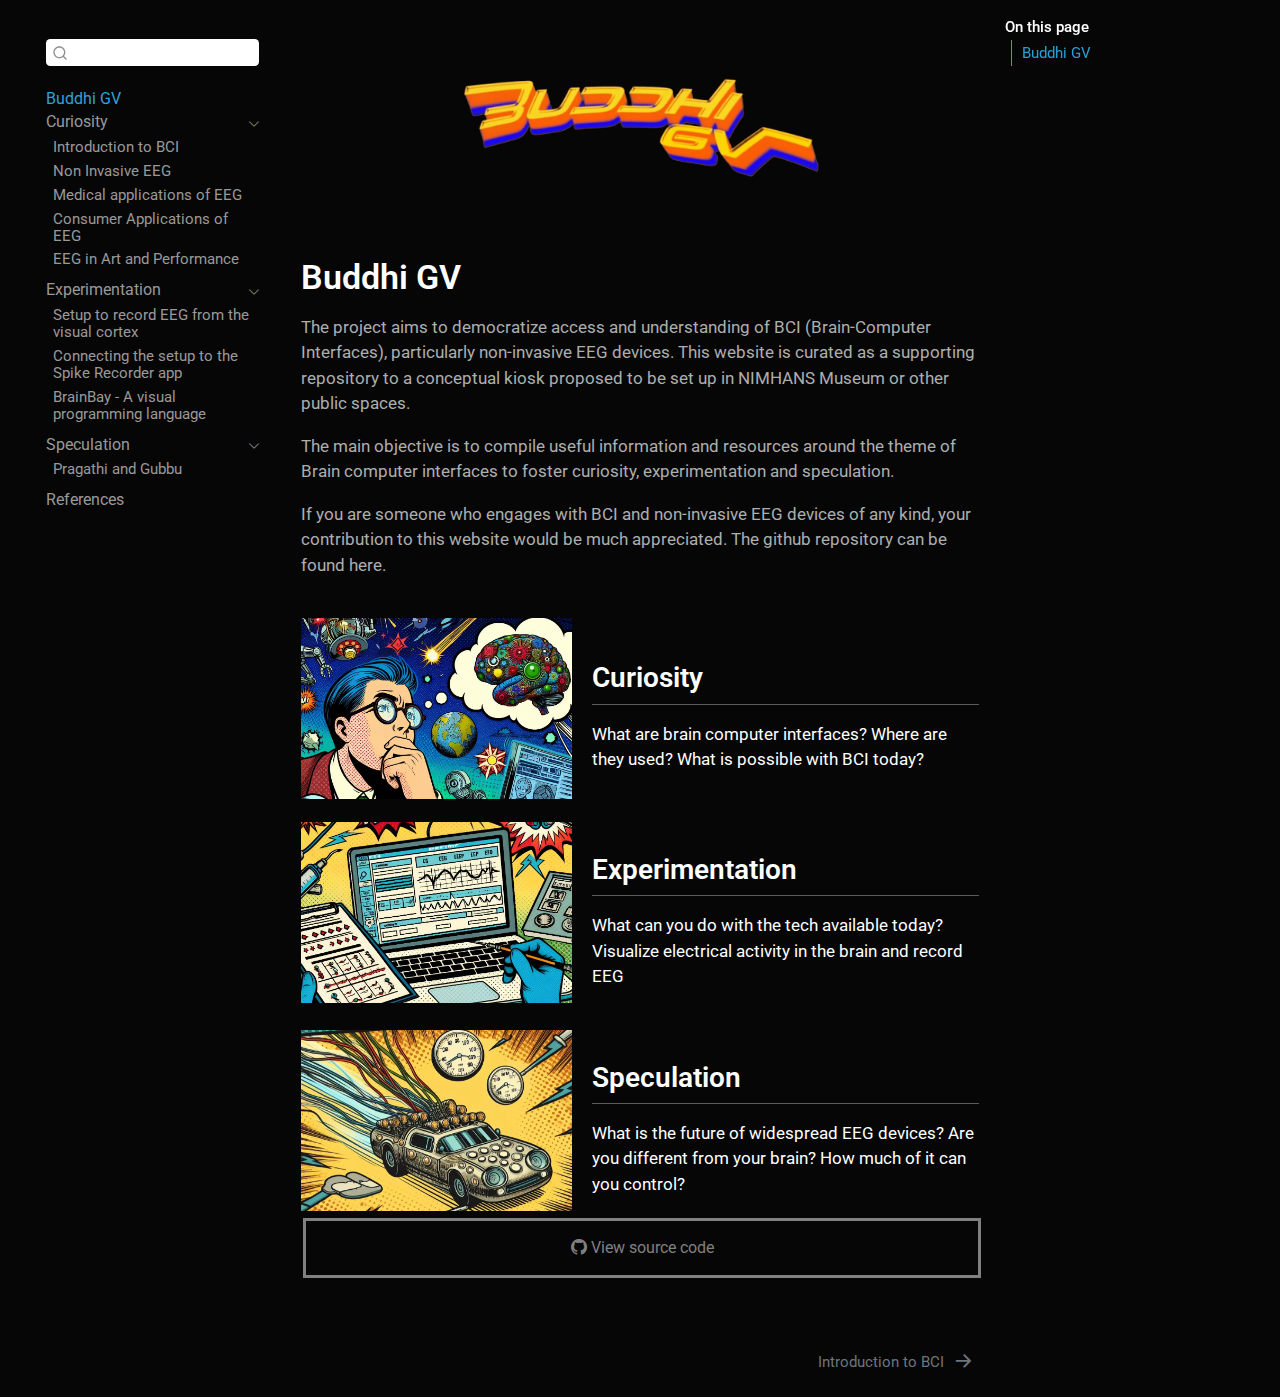
<file: _book/index.html>
<!DOCTYPE html>
<html xmlns="http://www.w3.org/1999/xhtml" lang="en" xml:lang="en"><head>

<meta charset="utf-8">
<meta name="generator" content="quarto-1.4.553">

<meta name="viewport" content="width=device-width, initial-scale=1.0, user-scalable=yes">


<title>index</title>
<style>
code{white-space: pre-wrap;}
span.smallcaps{font-variant: small-caps;}
div.columns{display: flex; gap: min(4vw, 1.5em);}
div.column{flex: auto; overflow-x: auto;}
div.hanging-indent{margin-left: 1.5em; text-indent: -1.5em;}
ul.task-list{list-style: none;}
ul.task-list li input[type="checkbox"] {
  width: 0.8em;
  margin: 0 0.8em 0.2em -1em; /* quarto-specific, see https://github.com/quarto-dev/quarto-cli/issues/4556 */ 
  vertical-align: middle;
}
</style>


<script src="site_libs/quarto-nav/quarto-nav.js"></script>
<script src="site_libs/quarto-nav/headroom.min.js"></script>
<script src="site_libs/clipboard/clipboard.min.js"></script>
<script src="site_libs/quarto-search/autocomplete.umd.js"></script>
<script src="site_libs/quarto-search/fuse.min.js"></script>
<script src="site_libs/quarto-search/quarto-search.js"></script>
<meta name="quarto:offset" content="./">
<link href="./bci.html" rel="next">
<link href="./images/bgv.png" rel="icon" type="image/png">
<script src="site_libs/quarto-html/quarto.js"></script>
<script src="site_libs/quarto-html/popper.min.js"></script>
<script src="site_libs/quarto-html/tippy.umd.min.js"></script>
<script src="site_libs/quarto-html/anchor.min.js"></script>
<link href="site_libs/quarto-html/tippy.css" rel="stylesheet">
<link href="site_libs/quarto-html/quarto-syntax-highlighting-dark.css" rel="stylesheet" id="quarto-text-highlighting-styles">
<script src="site_libs/bootstrap/bootstrap.min.js"></script>
<link href="site_libs/bootstrap/bootstrap-icons.css" rel="stylesheet">
<link href="site_libs/bootstrap/bootstrap.min.css" rel="stylesheet" id="quarto-bootstrap" data-mode="dark">
<script id="quarto-search-options" type="application/json">{
  "location": "sidebar",
  "copy-button": false,
  "collapse-after": 3,
  "panel-placement": "start",
  "type": "textbox",
  "limit": 50,
  "keyboard-shortcut": [
    "f",
    "/",
    "s"
  ],
  "show-item-context": false,
  "language": {
    "search-no-results-text": "No results",
    "search-matching-documents-text": "matching documents",
    "search-copy-link-title": "Copy link to search",
    "search-hide-matches-text": "Hide additional matches",
    "search-more-match-text": "more match in this document",
    "search-more-matches-text": "more matches in this document",
    "search-clear-button-title": "Clear",
    "search-text-placeholder": "",
    "search-detached-cancel-button-title": "Cancel",
    "search-submit-button-title": "Submit",
    "search-label": "Search"
  }
}</script>


</head>

<body class="nav-sidebar floating">

<div id="quarto-search-results"></div>
  <header id="quarto-header" class="headroom fixed-top">
  <nav class="quarto-secondary-nav">
    <div class="container-fluid d-flex">
      <button type="button" class="quarto-btn-toggle btn" data-bs-toggle="collapse" data-bs-target=".quarto-sidebar-collapse-item" aria-controls="quarto-sidebar" aria-expanded="false" aria-label="Toggle sidebar navigation" onclick="if (window.quartoToggleHeadroom) { window.quartoToggleHeadroom(); }">
        <i class="bi bi-layout-text-sidebar-reverse"></i>
      </button>
        <nav class="quarto-page-breadcrumbs" aria-label="breadcrumb"><ol class="breadcrumb"><li class="breadcrumb-item"><a href="./index.html"><span class="chapter-title">Buddhi GV</span></a></li></ol></nav>
        <a class="flex-grow-1" role="button" data-bs-toggle="collapse" data-bs-target=".quarto-sidebar-collapse-item" aria-controls="quarto-sidebar" aria-expanded="false" aria-label="Toggle sidebar navigation" onclick="if (window.quartoToggleHeadroom) { window.quartoToggleHeadroom(); }">      
        </a>
      <button type="button" class="btn quarto-search-button" aria-label="" onclick="window.quartoOpenSearch();">
        <i class="bi bi-search"></i>
      </button>
    </div>
  </nav>
</header>
<!-- content -->
<div id="quarto-content" class="quarto-container page-columns page-rows-contents page-layout-article">
<!-- sidebar -->
  <nav id="quarto-sidebar" class="sidebar collapse collapse-horizontal quarto-sidebar-collapse-item sidebar-navigation floating overflow-auto">
        <div class="mt-2 flex-shrink-0 align-items-center">
        <div class="sidebar-search">
        <div id="quarto-search" class="" title="Search"></div>
        </div>
        </div>
    <div class="sidebar-menu-container"> 
    <ul class="list-unstyled mt-1">
        <li class="sidebar-item">
  <div class="sidebar-item-container"> 
  <a href="./index.html" class="sidebar-item-text sidebar-link active"><span class="chapter-title">Buddhi GV</span></a>
  </div>
</li>
        <li class="sidebar-item sidebar-item-section">
      <div class="sidebar-item-container"> 
            <a class="sidebar-item-text sidebar-link text-start" data-bs-toggle="collapse" data-bs-target="#quarto-sidebar-section-1" aria-expanded="true">
 <span class="menu-text">Curiosity</span></a>
          <a class="sidebar-item-toggle text-start" data-bs-toggle="collapse" data-bs-target="#quarto-sidebar-section-1" aria-expanded="true" aria-label="Toggle section">
            <i class="bi bi-chevron-right ms-2"></i>
          </a> 
      </div>
      <ul id="quarto-sidebar-section-1" class="collapse list-unstyled sidebar-section depth1 show">  
          <li class="sidebar-item">
  <div class="sidebar-item-container"> 
  <a href="./bci.html" class="sidebar-item-text sidebar-link"><span class="chapter-title">Introduction to BCI</span></a>
  </div>
</li>
          <li class="sidebar-item">
  <div class="sidebar-item-container"> 
  <a href="./non_invasive_eeg.html" class="sidebar-item-text sidebar-link"><span class="chapter-title">Non Invasive EEG</span></a>
  </div>
</li>
          <li class="sidebar-item">
  <div class="sidebar-item-container"> 
  <a href="./med.html" class="sidebar-item-text sidebar-link"><span class="chapter-title">Medical applications of EEG</span></a>
  </div>
</li>
          <li class="sidebar-item">
  <div class="sidebar-item-container"> 
  <a href="./consumer.html" class="sidebar-item-text sidebar-link"><span class="chapter-title">Consumer Applications of EEG</span></a>
  </div>
</li>
          <li class="sidebar-item">
  <div class="sidebar-item-container"> 
  <a href="./art.html" class="sidebar-item-text sidebar-link"><span class="chapter-title">EEG in Art and Performance</span></a>
  </div>
</li>
      </ul>
  </li>
        <li class="sidebar-item sidebar-item-section">
      <div class="sidebar-item-container"> 
            <a class="sidebar-item-text sidebar-link text-start" data-bs-toggle="collapse" data-bs-target="#quarto-sidebar-section-2" aria-expanded="true">
 <span class="menu-text">Experimentation</span></a>
          <a class="sidebar-item-toggle text-start" data-bs-toggle="collapse" data-bs-target="#quarto-sidebar-section-2" aria-expanded="true" aria-label="Toggle section">
            <i class="bi bi-chevron-right ms-2"></i>
          </a> 
      </div>
      <ul id="quarto-sidebar-section-2" class="collapse list-unstyled sidebar-section depth1 show">  
          <li class="sidebar-item">
  <div class="sidebar-item-container"> 
  <a href="./record.html" class="sidebar-item-text sidebar-link"><span class="chapter-title">Setup to record EEG from the visual cortex</span></a>
  </div>
</li>
          <li class="sidebar-item">
  <div class="sidebar-item-container"> 
  <a href="./byb.html" class="sidebar-item-text sidebar-link"><span class="chapter-title">Connecting the setup to the Spike Recorder app</span></a>
  </div>
</li>
          <li class="sidebar-item">
  <div class="sidebar-item-container"> 
  <a href="./brbay.html" class="sidebar-item-text sidebar-link"><span class="chapter-title">BrainBay - A visual programming language</span></a>
  </div>
</li>
      </ul>
  </li>
        <li class="sidebar-item sidebar-item-section">
      <div class="sidebar-item-container"> 
            <a class="sidebar-item-text sidebar-link text-start" data-bs-toggle="collapse" data-bs-target="#quarto-sidebar-section-3" aria-expanded="true">
 <span class="menu-text">Speculation</span></a>
          <a class="sidebar-item-toggle text-start" data-bs-toggle="collapse" data-bs-target="#quarto-sidebar-section-3" aria-expanded="true" aria-label="Toggle section">
            <i class="bi bi-chevron-right ms-2"></i>
          </a> 
      </div>
      <ul id="quarto-sidebar-section-3" class="collapse list-unstyled sidebar-section depth1 show">  
          <li class="sidebar-item">
  <div class="sidebar-item-container"> 
  <a href="./summary.html" class="sidebar-item-text sidebar-link"><span class="chapter-title">Pragathi and Gubbu</span></a>
  </div>
</li>
      </ul>
  </li>
        <li class="sidebar-item">
  <div class="sidebar-item-container"> 
  <a href="./references.html" class="sidebar-item-text sidebar-link">
 <span class="menu-text">References</span></a>
  </div>
</li>
    </ul>
    </div>
</nav>
<div id="quarto-sidebar-glass" class="quarto-sidebar-collapse-item" data-bs-toggle="collapse" data-bs-target=".quarto-sidebar-collapse-item"></div>
<!-- margin-sidebar -->
    <div id="quarto-margin-sidebar" class="sidebar margin-sidebar">
        <nav id="TOC" role="doc-toc" class="toc-active">
    <h2 id="toc-title">On this page</h2>
   
  <ul>
  <li><a href="#buddhi-gv" id="toc-buddhi-gv" class="nav-link active" data-scroll-target="#buddhi-gv">Buddhi GV</a></li>
  </ul>
</nav>
    </div>
<!-- main -->
<main class="content" id="quarto-document-content">




<div class="quarto-figure quarto-figure-center">
<figure class="figure">
<p><img src="images/[removal.ai]_162b22c6-11a8-4ac1-9036-2dadecac939a-title.png" class="img-fluid quarto-figure quarto-figure-center figure-img" style="width:70.0%"></p>
</figure>
</div>
<section id="buddhi-gv" class="level1">
<h1>Buddhi GV</h1>
<p>The project aims to democratize access and understanding of BCI (Brain-Computer Interfaces), particularly non-invasive EEG devices. This website is curated as a supporting repository to a conceptual kiosk proposed to be set up in NIMHANS Museum or other public spaces.</p>
<p>The main objective is to compile useful information and resources around the theme of Brain computer interfaces to foster curiosity, experimentation and speculation.</p>
<p>If you are someone who engages with BCI and non-invasive EEG devices of any kind, your contribution to this website would be much appreciated. The github repository can be found here.</p>
<div style="margin-top: 40px">
    <a href="bci.html" style="text-decoration: none; display: block; margin-bottom: 20px;">
        <div style="color: white; cursor: pointer; display: flex; align-items: center;" onmouseover="this.style.backgroundColor='#f0f0f0'; this.style.color='black'" onmouseout="this.style.backgroundColor='inherit'; this.style.color='white'">
            <img src="images/curiosity.jpeg" alt="Image 1" style="min-width: 40%; max-width: 40%; min-height: 100%; max-height: 100%; margin-right: 20px">
            <div>
                <h2 style="color: inherit;" class="anchored" data-anchor-id="buddhi-gv">Curiosity</h2>
                <p style="color: inherit;">What are brain computer interfaces? Where are they used? What is possible with BCI today?</p>
            </div>
        </div>
    </a>
    
    <a href="record.html" style="text-decoration: none; display: block; margin-bottom: 20px;">
        <div style="color: white; cursor: pointer; display: flex; align-items: center;" onmouseover="this.style.backgroundColor='#f0f0f0'; this.style.color='black'" onmouseout="this.style.backgroundColor='inherit'; this.style.color='white'">
            <img src="images/experiment.jpeg" alt="Image 1" style="min-width: 40%; max-width: 40%; height: auto; margin-right: 20px">
            <div>
                <h2 style="color: inherit;" class="anchored">Experimentation</h2>
                <p style="color: inherit;">What can you do with the tech available today? Visualize electrical activity in the brain and record EEG</p>
            </div>
        </div>
    </a>
    
    <a href="summary.html" style="text-decoration: none; display: block;">
        <div style="color: white; cursor: pointer; display: flex; align-items: center;" onmouseover="this.style.backgroundColor='#f0f0f0'; this.style.color='black'" onmouseout="this.style.backgroundColor='inherit'; this.style.color='white'">
            <img src="images/speculate.jpeg" alt="Image 1" style="min-width: 40%; max-width: 40%; height: auto; margin-right: 20px">
            <div>
                <h2 style="color: inherit;" class="anchored">Speculation</h2>
                <p style="color: inherit;">What is the future of widespread EEG devices? Are you different from your brain? How much of it can you control?</p>
            </div>
        </div>
    </a>
</div>

<a href="https://github.com/abhiramjois/buddhigv" style="background-color: none; border: solid; color: gray; padding: 15px 32px; text-align: center; text-decoration: none; display: inline-block; font-size: 16px; margin: 4px 2px; cursor: pointer; width:100%" onmouseover="this.style.color= 'black'; this.style.backgroundColor='white'" onmouseout="this.style.color= 'gray'; this.style.backgroundColor='black'"><i class="bi bi-github"></i> View source code</a>
<br>
<br>


</section>

</main> <!-- /main -->
<script id="quarto-html-after-body" type="application/javascript">
window.document.addEventListener("DOMContentLoaded", function (event) {
  const toggleBodyColorMode = (bsSheetEl) => {
    const mode = bsSheetEl.getAttribute("data-mode");
    const bodyEl = window.document.querySelector("body");
    if (mode === "dark") {
      bodyEl.classList.add("quarto-dark");
      bodyEl.classList.remove("quarto-light");
    } else {
      bodyEl.classList.add("quarto-light");
      bodyEl.classList.remove("quarto-dark");
    }
  }
  const toggleBodyColorPrimary = () => {
    const bsSheetEl = window.document.querySelector("link#quarto-bootstrap");
    if (bsSheetEl) {
      toggleBodyColorMode(bsSheetEl);
    }
  }
  toggleBodyColorPrimary();  
  const icon = "";
  const anchorJS = new window.AnchorJS();
  anchorJS.options = {
    placement: 'right',
    icon: icon
  };
  anchorJS.add('.anchored');
  const isCodeAnnotation = (el) => {
    for (const clz of el.classList) {
      if (clz.startsWith('code-annotation-')) {                     
        return true;
      }
    }
    return false;
  }
  const clipboard = new window.ClipboardJS('.code-copy-button', {
    text: function(trigger) {
      const codeEl = trigger.previousElementSibling.cloneNode(true);
      for (const childEl of codeEl.children) {
        if (isCodeAnnotation(childEl)) {
          childEl.remove();
        }
      }
      return codeEl.innerText;
    }
  });
  clipboard.on('success', function(e) {
    // button target
    const button = e.trigger;
    // don't keep focus
    button.blur();
    // flash "checked"
    button.classList.add('code-copy-button-checked');
    var currentTitle = button.getAttribute("title");
    button.setAttribute("title", "Copied!");
    let tooltip;
    if (window.bootstrap) {
      button.setAttribute("data-bs-toggle", "tooltip");
      button.setAttribute("data-bs-placement", "left");
      button.setAttribute("data-bs-title", "Copied!");
      tooltip = new bootstrap.Tooltip(button, 
        { trigger: "manual", 
          customClass: "code-copy-button-tooltip",
          offset: [0, -8]});
      tooltip.show();    
    }
    setTimeout(function() {
      if (tooltip) {
        tooltip.hide();
        button.removeAttribute("data-bs-title");
        button.removeAttribute("data-bs-toggle");
        button.removeAttribute("data-bs-placement");
      }
      button.setAttribute("title", currentTitle);
      button.classList.remove('code-copy-button-checked');
    }, 1000);
    // clear code selection
    e.clearSelection();
  });
    var localhostRegex = new RegExp(/^(?:http|https):\/\/localhost\:?[0-9]*\//);
    var mailtoRegex = new RegExp(/^mailto:/);
      var filterRegex = new RegExp('/' + window.location.host + '/');
    var isInternal = (href) => {
        return filterRegex.test(href) || localhostRegex.test(href) || mailtoRegex.test(href);
    }
    // Inspect non-navigation links and adorn them if external
 	var links = window.document.querySelectorAll('a[href]:not(.nav-link):not(.navbar-brand):not(.toc-action):not(.sidebar-link):not(.sidebar-item-toggle):not(.pagination-link):not(.no-external):not([aria-hidden]):not(.dropdown-item):not(.quarto-navigation-tool)');
    for (var i=0; i<links.length; i++) {
      const link = links[i];
      if (!isInternal(link.href)) {
        // undo the damage that might have been done by quarto-nav.js in the case of
        // links that we want to consider external
        if (link.dataset.originalHref !== undefined) {
          link.href = link.dataset.originalHref;
        }
      }
    }
  function tippyHover(el, contentFn, onTriggerFn, onUntriggerFn) {
    const config = {
      allowHTML: true,
      maxWidth: 500,
      delay: 100,
      arrow: false,
      appendTo: function(el) {
          return el.parentElement;
      },
      interactive: true,
      interactiveBorder: 10,
      theme: 'quarto',
      placement: 'bottom-start',
    };
    if (contentFn) {
      config.content = contentFn;
    }
    if (onTriggerFn) {
      config.onTrigger = onTriggerFn;
    }
    if (onUntriggerFn) {
      config.onUntrigger = onUntriggerFn;
    }
    window.tippy(el, config); 
  }
  const noterefs = window.document.querySelectorAll('a[role="doc-noteref"]');
  for (var i=0; i<noterefs.length; i++) {
    const ref = noterefs[i];
    tippyHover(ref, function() {
      // use id or data attribute instead here
      let href = ref.getAttribute('data-footnote-href') || ref.getAttribute('href');
      try { href = new URL(href).hash; } catch {}
      const id = href.replace(/^#\/?/, "");
      const note = window.document.getElementById(id);
      if (note) {
        return note.innerHTML;
      } else {
        return "";
      }
    });
  }
  const xrefs = window.document.querySelectorAll('a.quarto-xref');
  const processXRef = (id, note) => {
    // Strip column container classes
    const stripColumnClz = (el) => {
      el.classList.remove("page-full", "page-columns");
      if (el.children) {
        for (const child of el.children) {
          stripColumnClz(child);
        }
      }
    }
    stripColumnClz(note)
    if (id === null || id.startsWith('sec-')) {
      // Special case sections, only their first couple elements
      const container = document.createElement("div");
      if (note.children && note.children.length > 2) {
        container.appendChild(note.children[0].cloneNode(true));
        for (let i = 1; i < note.children.length; i++) {
          const child = note.children[i];
          if (child.tagName === "P" && child.innerText === "") {
            continue;
          } else {
            container.appendChild(child.cloneNode(true));
            break;
          }
        }
        if (window.Quarto?.typesetMath) {
          window.Quarto.typesetMath(container);
        }
        return container.innerHTML
      } else {
        if (window.Quarto?.typesetMath) {
          window.Quarto.typesetMath(note);
        }
        return note.innerHTML;
      }
    } else {
      // Remove any anchor links if they are present
      const anchorLink = note.querySelector('a.anchorjs-link');
      if (anchorLink) {
        anchorLink.remove();
      }
      if (window.Quarto?.typesetMath) {
        window.Quarto.typesetMath(note);
      }
      // TODO in 1.5, we should make sure this works without a callout special case
      if (note.classList.contains("callout")) {
        return note.outerHTML;
      } else {
        return note.innerHTML;
      }
    }
  }
  for (var i=0; i<xrefs.length; i++) {
    const xref = xrefs[i];
    tippyHover(xref, undefined, function(instance) {
      instance.disable();
      let url = xref.getAttribute('href');
      let hash = undefined; 
      if (url.startsWith('#')) {
        hash = url;
      } else {
        try { hash = new URL(url).hash; } catch {}
      }
      if (hash) {
        const id = hash.replace(/^#\/?/, "");
        const note = window.document.getElementById(id);
        if (note !== null) {
          try {
            const html = processXRef(id, note.cloneNode(true));
            instance.setContent(html);
          } finally {
            instance.enable();
            instance.show();
          }
        } else {
          // See if we can fetch this
          fetch(url.split('#')[0])
          .then(res => res.text())
          .then(html => {
            const parser = new DOMParser();
            const htmlDoc = parser.parseFromString(html, "text/html");
            const note = htmlDoc.getElementById(id);
            if (note !== null) {
              const html = processXRef(id, note);
              instance.setContent(html);
            } 
          }).finally(() => {
            instance.enable();
            instance.show();
          });
        }
      } else {
        // See if we can fetch a full url (with no hash to target)
        // This is a special case and we should probably do some content thinning / targeting
        fetch(url)
        .then(res => res.text())
        .then(html => {
          const parser = new DOMParser();
          const htmlDoc = parser.parseFromString(html, "text/html");
          const note = htmlDoc.querySelector('main.content');
          if (note !== null) {
            // This should only happen for chapter cross references
            // (since there is no id in the URL)
            // remove the first header
            if (note.children.length > 0 && note.children[0].tagName === "HEADER") {
              note.children[0].remove();
            }
            const html = processXRef(null, note);
            instance.setContent(html);
          } 
        }).finally(() => {
          instance.enable();
          instance.show();
        });
      }
    }, function(instance) {
    });
  }
      let selectedAnnoteEl;
      const selectorForAnnotation = ( cell, annotation) => {
        let cellAttr = 'data-code-cell="' + cell + '"';
        let lineAttr = 'data-code-annotation="' +  annotation + '"';
        const selector = 'span[' + cellAttr + '][' + lineAttr + ']';
        return selector;
      }
      const selectCodeLines = (annoteEl) => {
        const doc = window.document;
        const targetCell = annoteEl.getAttribute("data-target-cell");
        const targetAnnotation = annoteEl.getAttribute("data-target-annotation");
        const annoteSpan = window.document.querySelector(selectorForAnnotation(targetCell, targetAnnotation));
        const lines = annoteSpan.getAttribute("data-code-lines").split(",");
        const lineIds = lines.map((line) => {
          return targetCell + "-" + line;
        })
        let top = null;
        let height = null;
        let parent = null;
        if (lineIds.length > 0) {
            //compute the position of the single el (top and bottom and make a div)
            const el = window.document.getElementById(lineIds[0]);
            top = el.offsetTop;
            height = el.offsetHeight;
            parent = el.parentElement.parentElement;
          if (lineIds.length > 1) {
            const lastEl = window.document.getElementById(lineIds[lineIds.length - 1]);
            const bottom = lastEl.offsetTop + lastEl.offsetHeight;
            height = bottom - top;
          }
          if (top !== null && height !== null && parent !== null) {
            // cook up a div (if necessary) and position it 
            let div = window.document.getElementById("code-annotation-line-highlight");
            if (div === null) {
              div = window.document.createElement("div");
              div.setAttribute("id", "code-annotation-line-highlight");
              div.style.position = 'absolute';
              parent.appendChild(div);
            }
            div.style.top = top - 2 + "px";
            div.style.height = height + 4 + "px";
            div.style.left = 0;
            let gutterDiv = window.document.getElementById("code-annotation-line-highlight-gutter");
            if (gutterDiv === null) {
              gutterDiv = window.document.createElement("div");
              gutterDiv.setAttribute("id", "code-annotation-line-highlight-gutter");
              gutterDiv.style.position = 'absolute';
              const codeCell = window.document.getElementById(targetCell);
              const gutter = codeCell.querySelector('.code-annotation-gutter');
              gutter.appendChild(gutterDiv);
            }
            gutterDiv.style.top = top - 2 + "px";
            gutterDiv.style.height = height + 4 + "px";
          }
          selectedAnnoteEl = annoteEl;
        }
      };
      const unselectCodeLines = () => {
        const elementsIds = ["code-annotation-line-highlight", "code-annotation-line-highlight-gutter"];
        elementsIds.forEach((elId) => {
          const div = window.document.getElementById(elId);
          if (div) {
            div.remove();
          }
        });
        selectedAnnoteEl = undefined;
      };
        // Handle positioning of the toggle
    window.addEventListener(
      "resize",
      throttle(() => {
        elRect = undefined;
        if (selectedAnnoteEl) {
          selectCodeLines(selectedAnnoteEl);
        }
      }, 10)
    );
    function throttle(fn, ms) {
    let throttle = false;
    let timer;
      return (...args) => {
        if(!throttle) { // first call gets through
            fn.apply(this, args);
            throttle = true;
        } else { // all the others get throttled
            if(timer) clearTimeout(timer); // cancel #2
            timer = setTimeout(() => {
              fn.apply(this, args);
              timer = throttle = false;
            }, ms);
        }
      };
    }
      // Attach click handler to the DT
      const annoteDls = window.document.querySelectorAll('dt[data-target-cell]');
      for (const annoteDlNode of annoteDls) {
        annoteDlNode.addEventListener('click', (event) => {
          const clickedEl = event.target;
          if (clickedEl !== selectedAnnoteEl) {
            unselectCodeLines();
            const activeEl = window.document.querySelector('dt[data-target-cell].code-annotation-active');
            if (activeEl) {
              activeEl.classList.remove('code-annotation-active');
            }
            selectCodeLines(clickedEl);
            clickedEl.classList.add('code-annotation-active');
          } else {
            // Unselect the line
            unselectCodeLines();
            clickedEl.classList.remove('code-annotation-active');
          }
        });
      }
  const findCites = (el) => {
    const parentEl = el.parentElement;
    if (parentEl) {
      const cites = parentEl.dataset.cites;
      if (cites) {
        return {
          el,
          cites: cites.split(' ')
        };
      } else {
        return findCites(el.parentElement)
      }
    } else {
      return undefined;
    }
  };
  var bibliorefs = window.document.querySelectorAll('a[role="doc-biblioref"]');
  for (var i=0; i<bibliorefs.length; i++) {
    const ref = bibliorefs[i];
    const citeInfo = findCites(ref);
    if (citeInfo) {
      tippyHover(citeInfo.el, function() {
        var popup = window.document.createElement('div');
        citeInfo.cites.forEach(function(cite) {
          var citeDiv = window.document.createElement('div');
          citeDiv.classList.add('hanging-indent');
          citeDiv.classList.add('csl-entry');
          var biblioDiv = window.document.getElementById('ref-' + cite);
          if (biblioDiv) {
            citeDiv.innerHTML = biblioDiv.innerHTML;
          }
          popup.appendChild(citeDiv);
        });
        return popup.innerHTML;
      });
    }
  }
});
</script>
<nav class="page-navigation">
  <div class="nav-page nav-page-previous">
  </div>
  <div class="nav-page nav-page-next">
      <a href="./bci.html" class="pagination-link" aria-label="Introduction to BCI">
        <span class="nav-page-text"><span class="chapter-title">Introduction to BCI</span></span> <i class="bi bi-arrow-right-short"></i>
      </a>
  </div>
</nav>
</div> <!-- /content -->




</body></html>
</file>
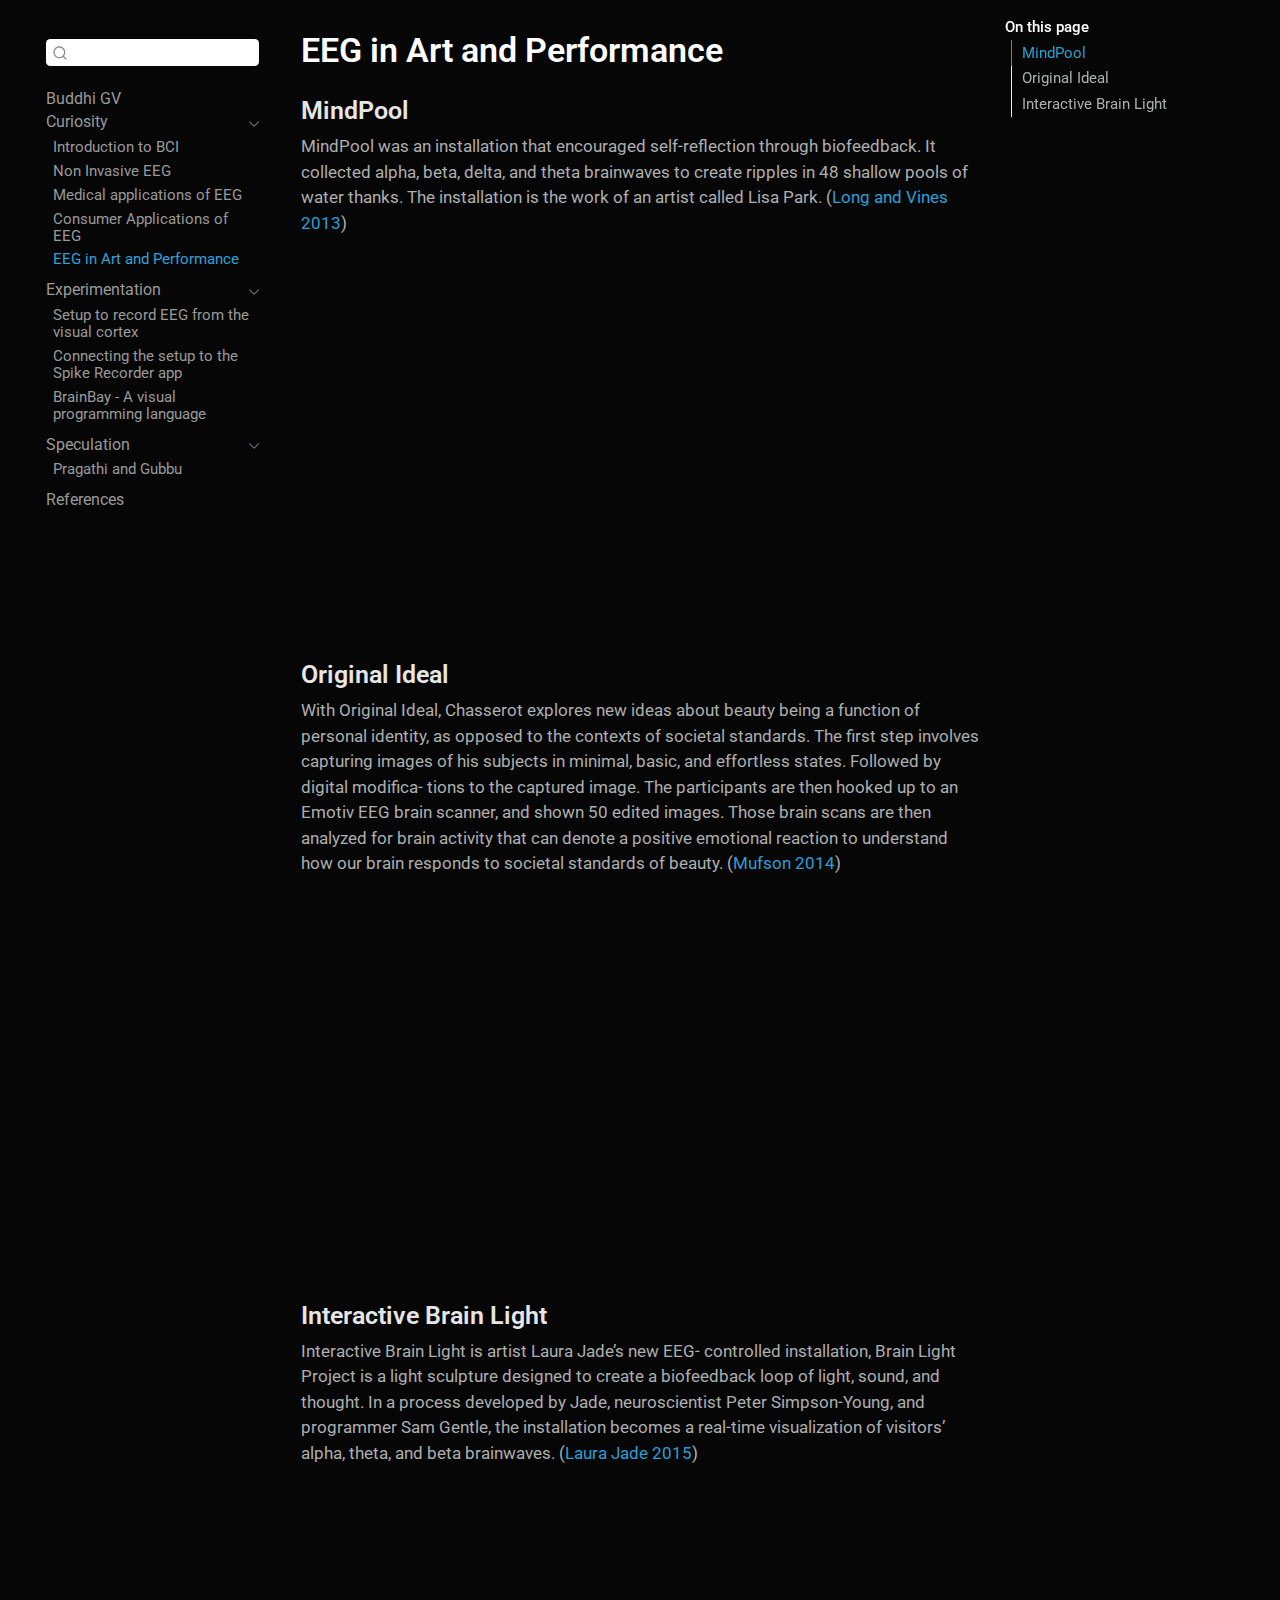
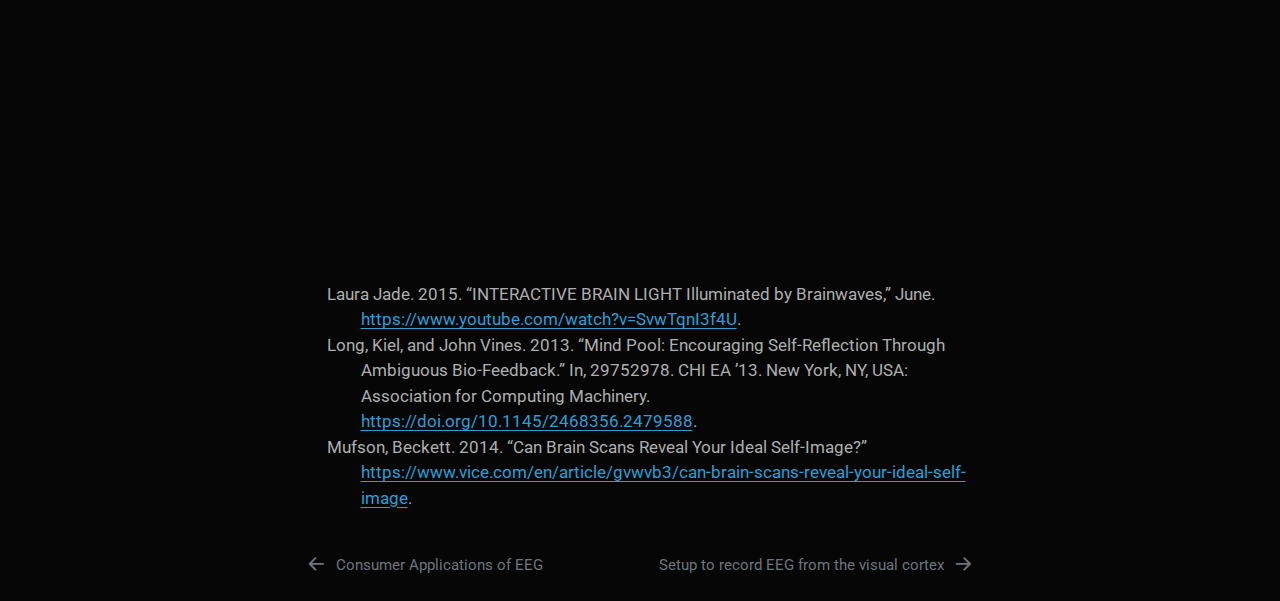
<file: _book/art.html>
<!DOCTYPE html>
<html xmlns="http://www.w3.org/1999/xhtml" lang="en" xml:lang="en"><head>

<meta charset="utf-8">
<meta name="generator" content="quarto-1.4.553">

<meta name="viewport" content="width=device-width, initial-scale=1.0, user-scalable=yes">


<title>EEG in Art and Performance</title>
<style>
code{white-space: pre-wrap;}
span.smallcaps{font-variant: small-caps;}
div.columns{display: flex; gap: min(4vw, 1.5em);}
div.column{flex: auto; overflow-x: auto;}
div.hanging-indent{margin-left: 1.5em; text-indent: -1.5em;}
ul.task-list{list-style: none;}
ul.task-list li input[type="checkbox"] {
  width: 0.8em;
  margin: 0 0.8em 0.2em -1em; /* quarto-specific, see https://github.com/quarto-dev/quarto-cli/issues/4556 */ 
  vertical-align: middle;
}
/* CSS for citations */
div.csl-bib-body { }
div.csl-entry {
  clear: both;
  margin-bottom: 0em;
}
.hanging-indent div.csl-entry {
  margin-left:2em;
  text-indent:-2em;
}
div.csl-left-margin {
  min-width:2em;
  float:left;
}
div.csl-right-inline {
  margin-left:2em;
  padding-left:1em;
}
div.csl-indent {
  margin-left: 2em;
}</style>


<script src="site_libs/quarto-nav/quarto-nav.js"></script>
<script src="site_libs/quarto-nav/headroom.min.js"></script>
<script src="site_libs/clipboard/clipboard.min.js"></script>
<script src="site_libs/quarto-search/autocomplete.umd.js"></script>
<script src="site_libs/quarto-search/fuse.min.js"></script>
<script src="site_libs/quarto-search/quarto-search.js"></script>
<meta name="quarto:offset" content="./">
<link href="./record.html" rel="next">
<link href="./consumer.html" rel="prev">
<link href="./images/bgv.png" rel="icon" type="image/png">
<script src="site_libs/quarto-html/quarto.js"></script>
<script src="site_libs/quarto-html/popper.min.js"></script>
<script src="site_libs/quarto-html/tippy.umd.min.js"></script>
<script src="site_libs/quarto-html/anchor.min.js"></script>
<link href="site_libs/quarto-html/tippy.css" rel="stylesheet">
<link href="site_libs/quarto-html/quarto-syntax-highlighting-dark.css" rel="stylesheet" id="quarto-text-highlighting-styles">
<script src="site_libs/bootstrap/bootstrap.min.js"></script>
<link href="site_libs/bootstrap/bootstrap-icons.css" rel="stylesheet">
<link href="site_libs/bootstrap/bootstrap.min.css" rel="stylesheet" id="quarto-bootstrap" data-mode="dark">
<script id="quarto-search-options" type="application/json">{
  "location": "sidebar",
  "copy-button": false,
  "collapse-after": 3,
  "panel-placement": "start",
  "type": "textbox",
  "limit": 50,
  "keyboard-shortcut": [
    "f",
    "/",
    "s"
  ],
  "show-item-context": false,
  "language": {
    "search-no-results-text": "No results",
    "search-matching-documents-text": "matching documents",
    "search-copy-link-title": "Copy link to search",
    "search-hide-matches-text": "Hide additional matches",
    "search-more-match-text": "more match in this document",
    "search-more-matches-text": "more matches in this document",
    "search-clear-button-title": "Clear",
    "search-text-placeholder": "",
    "search-detached-cancel-button-title": "Cancel",
    "search-submit-button-title": "Submit",
    "search-label": "Search"
  }
}</script>


</head>

<body class="nav-sidebar floating">

<div id="quarto-search-results"></div>
  <header id="quarto-header" class="headroom fixed-top">
  <nav class="quarto-secondary-nav">
    <div class="container-fluid d-flex">
      <button type="button" class="quarto-btn-toggle btn" data-bs-toggle="collapse" data-bs-target=".quarto-sidebar-collapse-item" aria-controls="quarto-sidebar" aria-expanded="false" aria-label="Toggle sidebar navigation" onclick="if (window.quartoToggleHeadroom) { window.quartoToggleHeadroom(); }">
        <i class="bi bi-layout-text-sidebar-reverse"></i>
      </button>
        <nav class="quarto-page-breadcrumbs" aria-label="breadcrumb"><ol class="breadcrumb"><li class="breadcrumb-item"><a href="./bci.html">Curiosity</a></li><li class="breadcrumb-item"><a href="./art.html"><span class="chapter-title">EEG in Art and Performance</span></a></li></ol></nav>
        <a class="flex-grow-1" role="button" data-bs-toggle="collapse" data-bs-target=".quarto-sidebar-collapse-item" aria-controls="quarto-sidebar" aria-expanded="false" aria-label="Toggle sidebar navigation" onclick="if (window.quartoToggleHeadroom) { window.quartoToggleHeadroom(); }">      
        </a>
      <button type="button" class="btn quarto-search-button" aria-label="" onclick="window.quartoOpenSearch();">
        <i class="bi bi-search"></i>
      </button>
    </div>
  </nav>
</header>
<!-- content -->
<div id="quarto-content" class="quarto-container page-columns page-rows-contents page-layout-article">
<!-- sidebar -->
  <nav id="quarto-sidebar" class="sidebar collapse collapse-horizontal quarto-sidebar-collapse-item sidebar-navigation floating overflow-auto">
        <div class="mt-2 flex-shrink-0 align-items-center">
        <div class="sidebar-search">
        <div id="quarto-search" class="" title="Search"></div>
        </div>
        </div>
    <div class="sidebar-menu-container"> 
    <ul class="list-unstyled mt-1">
        <li class="sidebar-item">
  <div class="sidebar-item-container"> 
  <a href="./index.html" class="sidebar-item-text sidebar-link"><span class="chapter-title">Buddhi GV</span></a>
  </div>
</li>
        <li class="sidebar-item sidebar-item-section">
      <div class="sidebar-item-container"> 
            <a class="sidebar-item-text sidebar-link text-start" data-bs-toggle="collapse" data-bs-target="#quarto-sidebar-section-1" aria-expanded="true">
 <span class="menu-text">Curiosity</span></a>
          <a class="sidebar-item-toggle text-start" data-bs-toggle="collapse" data-bs-target="#quarto-sidebar-section-1" aria-expanded="true" aria-label="Toggle section">
            <i class="bi bi-chevron-right ms-2"></i>
          </a> 
      </div>
      <ul id="quarto-sidebar-section-1" class="collapse list-unstyled sidebar-section depth1 show">  
          <li class="sidebar-item">
  <div class="sidebar-item-container"> 
  <a href="./bci.html" class="sidebar-item-text sidebar-link"><span class="chapter-title">Introduction to BCI</span></a>
  </div>
</li>
          <li class="sidebar-item">
  <div class="sidebar-item-container"> 
  <a href="./non_invasive_eeg.html" class="sidebar-item-text sidebar-link"><span class="chapter-title">Non Invasive EEG</span></a>
  </div>
</li>
          <li class="sidebar-item">
  <div class="sidebar-item-container"> 
  <a href="./med.html" class="sidebar-item-text sidebar-link"><span class="chapter-title">Medical applications of EEG</span></a>
  </div>
</li>
          <li class="sidebar-item">
  <div class="sidebar-item-container"> 
  <a href="./consumer.html" class="sidebar-item-text sidebar-link"><span class="chapter-title">Consumer Applications of EEG</span></a>
  </div>
</li>
          <li class="sidebar-item">
  <div class="sidebar-item-container"> 
  <a href="./art.html" class="sidebar-item-text sidebar-link active"><span class="chapter-title">EEG in Art and Performance</span></a>
  </div>
</li>
      </ul>
  </li>
        <li class="sidebar-item sidebar-item-section">
      <div class="sidebar-item-container"> 
            <a class="sidebar-item-text sidebar-link text-start" data-bs-toggle="collapse" data-bs-target="#quarto-sidebar-section-2" aria-expanded="true">
 <span class="menu-text">Experimentation</span></a>
          <a class="sidebar-item-toggle text-start" data-bs-toggle="collapse" data-bs-target="#quarto-sidebar-section-2" aria-expanded="true" aria-label="Toggle section">
            <i class="bi bi-chevron-right ms-2"></i>
          </a> 
      </div>
      <ul id="quarto-sidebar-section-2" class="collapse list-unstyled sidebar-section depth1 show">  
          <li class="sidebar-item">
  <div class="sidebar-item-container"> 
  <a href="./record.html" class="sidebar-item-text sidebar-link"><span class="chapter-title">Setup to record EEG from the visual cortex</span></a>
  </div>
</li>
          <li class="sidebar-item">
  <div class="sidebar-item-container"> 
  <a href="./byb.html" class="sidebar-item-text sidebar-link"><span class="chapter-title">Connecting the setup to the Spike Recorder app</span></a>
  </div>
</li>
          <li class="sidebar-item">
  <div class="sidebar-item-container"> 
  <a href="./brbay.html" class="sidebar-item-text sidebar-link"><span class="chapter-title">BrainBay - A visual programming language</span></a>
  </div>
</li>
      </ul>
  </li>
        <li class="sidebar-item sidebar-item-section">
      <div class="sidebar-item-container"> 
            <a class="sidebar-item-text sidebar-link text-start" data-bs-toggle="collapse" data-bs-target="#quarto-sidebar-section-3" aria-expanded="true">
 <span class="menu-text">Speculation</span></a>
          <a class="sidebar-item-toggle text-start" data-bs-toggle="collapse" data-bs-target="#quarto-sidebar-section-3" aria-expanded="true" aria-label="Toggle section">
            <i class="bi bi-chevron-right ms-2"></i>
          </a> 
      </div>
      <ul id="quarto-sidebar-section-3" class="collapse list-unstyled sidebar-section depth1 show">  
          <li class="sidebar-item">
  <div class="sidebar-item-container"> 
  <a href="./summary.html" class="sidebar-item-text sidebar-link"><span class="chapter-title">Pragathi and Gubbu</span></a>
  </div>
</li>
      </ul>
  </li>
        <li class="sidebar-item">
  <div class="sidebar-item-container"> 
  <a href="./references.html" class="sidebar-item-text sidebar-link">
 <span class="menu-text">References</span></a>
  </div>
</li>
    </ul>
    </div>
</nav>
<div id="quarto-sidebar-glass" class="quarto-sidebar-collapse-item" data-bs-toggle="collapse" data-bs-target=".quarto-sidebar-collapse-item"></div>
<!-- margin-sidebar -->
    <div id="quarto-margin-sidebar" class="sidebar margin-sidebar">
        <nav id="TOC" role="doc-toc" class="toc-active">
    <h2 id="toc-title">On this page</h2>
   
  <ul>
  <li><a href="#mindpool" id="toc-mindpool" class="nav-link active" data-scroll-target="#mindpool">MindPool</a></li>
  <li><a href="#original-ideal" id="toc-original-ideal" class="nav-link" data-scroll-target="#original-ideal">Original Ideal</a></li>
  <li><a href="#interactive-brain-light" id="toc-interactive-brain-light" class="nav-link" data-scroll-target="#interactive-brain-light">Interactive Brain Light</a></li>
  </ul>
</nav>
    </div>
<!-- main -->
<main class="content" id="quarto-document-content">

<header id="title-block-header">
<h1 class="title display-7"><span class="chapter-title">EEG in Art and Performance</span></h1>

</header>


<section id="mindpool" class="level3">
<h3 class="anchored" data-anchor-id="mindpool">MindPool</h3>
<p>MindPool was an installation that encouraged self-reflection through biofeedback. It collected alpha, beta, delta, and theta brainwaves to create ripples in 48 shallow pools of water thanks. The installation is the work of an artist called Lisa Park. <span class="citation" data-cites="long2013">(<a href="#ref-long2013" role="doc-biblioref">Long and Vines 2013</a>)</span></p>
<div class="quarto-video ratio ratio-16x9"><iframe data-external="1" src="https://www.youtube.com/embed/F-r-ZGE4z_M" title="" frameborder="0" allow="accelerometer; autoplay; clipboard-write; encrypted-media; gyroscope; picture-in-picture" allowfullscreen=""></iframe></div>
</section>
<section id="original-ideal" class="level3">
<h3 class="anchored" data-anchor-id="original-ideal">Original Ideal</h3>
<p>With Original Ideal, Chasserot explores new ideas about beauty being a function of personal identity, as opposed to the contexts of societal standards. The first step involves capturing images of his subjects in minimal, basic, and effortless states. Followed by digital modifica- tions to the captured image. The participants are then hooked up to an Emotiv EEG brain scanner, and shown 50 edited images. Those brain scans are then analyzed for brain activity that can denote a positive emotional reaction to understand how our brain responds to societal standards of beauty. <span class="citation" data-cites="mufson2014">(<a href="#ref-mufson2014" role="doc-biblioref">Mufson 2014</a>)</span></p>
<div class="quarto-video ratio ratio-16x9"><iframe data-external="1" src="https://player.vimeo.com/video/83598327" frameborder="0" title="" allow="autoplay; fullscreen; picture-in-picture" allowfullscreen=""></iframe></div>
</section>
<section id="interactive-brain-light" class="level3">
<h3 class="anchored" data-anchor-id="interactive-brain-light">Interactive Brain Light</h3>
<p>Interactive Brain Light is artist Laura Jade’s new EEG- controlled installation, Brain Light Project is a light sculpture designed to create a biofeedback loop of light, sound, and thought. In a process developed by Jade, neuroscientist Peter Simpson-Young, and programmer Sam Gentle, the installation becomes a real-time visualization of visitors’ alpha, theta, and beta brainwaves. <span class="citation" data-cites="laurajade2015">(<a href="#ref-laurajade2015" role="doc-biblioref">Laura Jade 2015</a>)</span></p>
<div class="quarto-video ratio ratio-16x9"><iframe data-external="1" src="https://www.youtube.com/embed/-gA0U1WMUNg" title="" frameborder="0" allow="accelerometer; autoplay; clipboard-write; encrypted-media; gyroscope; picture-in-picture" allowfullscreen=""></iframe></div>


<div id="refs" class="references csl-bib-body hanging-indent" data-entry-spacing="0" role="list">
<div id="ref-laurajade2015" class="csl-entry" role="listitem">
Laura Jade. 2015. <span>“INTERACTIVE BRAIN LIGHT Illuminated by Brainwaves,”</span> June. <a href="https://www.youtube.com/watch?v=SvwTqnI3f4U">https://www.youtube.com/watch?v=SvwTqnI3f4U</a>.
</div>
<div id="ref-long2013" class="csl-entry" role="listitem">
Long, Kiel, and John Vines. 2013. <span>“Mind Pool: Encouraging Self-Reflection Through Ambiguous Bio-Feedback.”</span> In, 29752978. CHI EA ’13. New York, NY, USA: Association for Computing Machinery. <a href="https://doi.org/10.1145/2468356.2479588">https://doi.org/10.1145/2468356.2479588</a>.
</div>
<div id="ref-mufson2014" class="csl-entry" role="listitem">
Mufson, Beckett. 2014. <span>“Can Brain Scans Reveal Your Ideal Self-Image?”</span> <a href="https://www.vice.com/en/article/gvwvb3/can-brain-scans-reveal-your-ideal-self-image">https://www.vice.com/en/article/gvwvb3/can-brain-scans-reveal-your-ideal-self-image</a>.
</div>
</div>
</section>

</main> <!-- /main -->
<script id="quarto-html-after-body" type="application/javascript">
window.document.addEventListener("DOMContentLoaded", function (event) {
  const toggleBodyColorMode = (bsSheetEl) => {
    const mode = bsSheetEl.getAttribute("data-mode");
    const bodyEl = window.document.querySelector("body");
    if (mode === "dark") {
      bodyEl.classList.add("quarto-dark");
      bodyEl.classList.remove("quarto-light");
    } else {
      bodyEl.classList.add("quarto-light");
      bodyEl.classList.remove("quarto-dark");
    }
  }
  const toggleBodyColorPrimary = () => {
    const bsSheetEl = window.document.querySelector("link#quarto-bootstrap");
    if (bsSheetEl) {
      toggleBodyColorMode(bsSheetEl);
    }
  }
  toggleBodyColorPrimary();  
  const icon = "";
  const anchorJS = new window.AnchorJS();
  anchorJS.options = {
    placement: 'right',
    icon: icon
  };
  anchorJS.add('.anchored');
  const isCodeAnnotation = (el) => {
    for (const clz of el.classList) {
      if (clz.startsWith('code-annotation-')) {                     
        return true;
      }
    }
    return false;
  }
  const clipboard = new window.ClipboardJS('.code-copy-button', {
    text: function(trigger) {
      const codeEl = trigger.previousElementSibling.cloneNode(true);
      for (const childEl of codeEl.children) {
        if (isCodeAnnotation(childEl)) {
          childEl.remove();
        }
      }
      return codeEl.innerText;
    }
  });
  clipboard.on('success', function(e) {
    // button target
    const button = e.trigger;
    // don't keep focus
    button.blur();
    // flash "checked"
    button.classList.add('code-copy-button-checked');
    var currentTitle = button.getAttribute("title");
    button.setAttribute("title", "Copied!");
    let tooltip;
    if (window.bootstrap) {
      button.setAttribute("data-bs-toggle", "tooltip");
      button.setAttribute("data-bs-placement", "left");
      button.setAttribute("data-bs-title", "Copied!");
      tooltip = new bootstrap.Tooltip(button, 
        { trigger: "manual", 
          customClass: "code-copy-button-tooltip",
          offset: [0, -8]});
      tooltip.show();    
    }
    setTimeout(function() {
      if (tooltip) {
        tooltip.hide();
        button.removeAttribute("data-bs-title");
        button.removeAttribute("data-bs-toggle");
        button.removeAttribute("data-bs-placement");
      }
      button.setAttribute("title", currentTitle);
      button.classList.remove('code-copy-button-checked');
    }, 1000);
    // clear code selection
    e.clearSelection();
  });
    var localhostRegex = new RegExp(/^(?:http|https):\/\/localhost\:?[0-9]*\//);
    var mailtoRegex = new RegExp(/^mailto:/);
      var filterRegex = new RegExp('/' + window.location.host + '/');
    var isInternal = (href) => {
        return filterRegex.test(href) || localhostRegex.test(href) || mailtoRegex.test(href);
    }
    // Inspect non-navigation links and adorn them if external
 	var links = window.document.querySelectorAll('a[href]:not(.nav-link):not(.navbar-brand):not(.toc-action):not(.sidebar-link):not(.sidebar-item-toggle):not(.pagination-link):not(.no-external):not([aria-hidden]):not(.dropdown-item):not(.quarto-navigation-tool)');
    for (var i=0; i<links.length; i++) {
      const link = links[i];
      if (!isInternal(link.href)) {
        // undo the damage that might have been done by quarto-nav.js in the case of
        // links that we want to consider external
        if (link.dataset.originalHref !== undefined) {
          link.href = link.dataset.originalHref;
        }
      }
    }
  function tippyHover(el, contentFn, onTriggerFn, onUntriggerFn) {
    const config = {
      allowHTML: true,
      maxWidth: 500,
      delay: 100,
      arrow: false,
      appendTo: function(el) {
          return el.parentElement;
      },
      interactive: true,
      interactiveBorder: 10,
      theme: 'quarto',
      placement: 'bottom-start',
    };
    if (contentFn) {
      config.content = contentFn;
    }
    if (onTriggerFn) {
      config.onTrigger = onTriggerFn;
    }
    if (onUntriggerFn) {
      config.onUntrigger = onUntriggerFn;
    }
    window.tippy(el, config); 
  }
  const noterefs = window.document.querySelectorAll('a[role="doc-noteref"]');
  for (var i=0; i<noterefs.length; i++) {
    const ref = noterefs[i];
    tippyHover(ref, function() {
      // use id or data attribute instead here
      let href = ref.getAttribute('data-footnote-href') || ref.getAttribute('href');
      try { href = new URL(href).hash; } catch {}
      const id = href.replace(/^#\/?/, "");
      const note = window.document.getElementById(id);
      if (note) {
        return note.innerHTML;
      } else {
        return "";
      }
    });
  }
  const xrefs = window.document.querySelectorAll('a.quarto-xref');
  const processXRef = (id, note) => {
    // Strip column container classes
    const stripColumnClz = (el) => {
      el.classList.remove("page-full", "page-columns");
      if (el.children) {
        for (const child of el.children) {
          stripColumnClz(child);
        }
      }
    }
    stripColumnClz(note)
    if (id === null || id.startsWith('sec-')) {
      // Special case sections, only their first couple elements
      const container = document.createElement("div");
      if (note.children && note.children.length > 2) {
        container.appendChild(note.children[0].cloneNode(true));
        for (let i = 1; i < note.children.length; i++) {
          const child = note.children[i];
          if (child.tagName === "P" && child.innerText === "") {
            continue;
          } else {
            container.appendChild(child.cloneNode(true));
            break;
          }
        }
        if (window.Quarto?.typesetMath) {
          window.Quarto.typesetMath(container);
        }
        return container.innerHTML
      } else {
        if (window.Quarto?.typesetMath) {
          window.Quarto.typesetMath(note);
        }
        return note.innerHTML;
      }
    } else {
      // Remove any anchor links if they are present
      const anchorLink = note.querySelector('a.anchorjs-link');
      if (anchorLink) {
        anchorLink.remove();
      }
      if (window.Quarto?.typesetMath) {
        window.Quarto.typesetMath(note);
      }
      // TODO in 1.5, we should make sure this works without a callout special case
      if (note.classList.contains("callout")) {
        return note.outerHTML;
      } else {
        return note.innerHTML;
      }
    }
  }
  for (var i=0; i<xrefs.length; i++) {
    const xref = xrefs[i];
    tippyHover(xref, undefined, function(instance) {
      instance.disable();
      let url = xref.getAttribute('href');
      let hash = undefined; 
      if (url.startsWith('#')) {
        hash = url;
      } else {
        try { hash = new URL(url).hash; } catch {}
      }
      if (hash) {
        const id = hash.replace(/^#\/?/, "");
        const note = window.document.getElementById(id);
        if (note !== null) {
          try {
            const html = processXRef(id, note.cloneNode(true));
            instance.setContent(html);
          } finally {
            instance.enable();
            instance.show();
          }
        } else {
          // See if we can fetch this
          fetch(url.split('#')[0])
          .then(res => res.text())
          .then(html => {
            const parser = new DOMParser();
            const htmlDoc = parser.parseFromString(html, "text/html");
            const note = htmlDoc.getElementById(id);
            if (note !== null) {
              const html = processXRef(id, note);
              instance.setContent(html);
            } 
          }).finally(() => {
            instance.enable();
            instance.show();
          });
        }
      } else {
        // See if we can fetch a full url (with no hash to target)
        // This is a special case and we should probably do some content thinning / targeting
        fetch(url)
        .then(res => res.text())
        .then(html => {
          const parser = new DOMParser();
          const htmlDoc = parser.parseFromString(html, "text/html");
          const note = htmlDoc.querySelector('main.content');
          if (note !== null) {
            // This should only happen for chapter cross references
            // (since there is no id in the URL)
            // remove the first header
            if (note.children.length > 0 && note.children[0].tagName === "HEADER") {
              note.children[0].remove();
            }
            const html = processXRef(null, note);
            instance.setContent(html);
          } 
        }).finally(() => {
          instance.enable();
          instance.show();
        });
      }
    }, function(instance) {
    });
  }
      let selectedAnnoteEl;
      const selectorForAnnotation = ( cell, annotation) => {
        let cellAttr = 'data-code-cell="' + cell + '"';
        let lineAttr = 'data-code-annotation="' +  annotation + '"';
        const selector = 'span[' + cellAttr + '][' + lineAttr + ']';
        return selector;
      }
      const selectCodeLines = (annoteEl) => {
        const doc = window.document;
        const targetCell = annoteEl.getAttribute("data-target-cell");
        const targetAnnotation = annoteEl.getAttribute("data-target-annotation");
        const annoteSpan = window.document.querySelector(selectorForAnnotation(targetCell, targetAnnotation));
        const lines = annoteSpan.getAttribute("data-code-lines").split(",");
        const lineIds = lines.map((line) => {
          return targetCell + "-" + line;
        })
        let top = null;
        let height = null;
        let parent = null;
        if (lineIds.length > 0) {
            //compute the position of the single el (top and bottom and make a div)
            const el = window.document.getElementById(lineIds[0]);
            top = el.offsetTop;
            height = el.offsetHeight;
            parent = el.parentElement.parentElement;
          if (lineIds.length > 1) {
            const lastEl = window.document.getElementById(lineIds[lineIds.length - 1]);
            const bottom = lastEl.offsetTop + lastEl.offsetHeight;
            height = bottom - top;
          }
          if (top !== null && height !== null && parent !== null) {
            // cook up a div (if necessary) and position it 
            let div = window.document.getElementById("code-annotation-line-highlight");
            if (div === null) {
              div = window.document.createElement("div");
              div.setAttribute("id", "code-annotation-line-highlight");
              div.style.position = 'absolute';
              parent.appendChild(div);
            }
            div.style.top = top - 2 + "px";
            div.style.height = height + 4 + "px";
            div.style.left = 0;
            let gutterDiv = window.document.getElementById("code-annotation-line-highlight-gutter");
            if (gutterDiv === null) {
              gutterDiv = window.document.createElement("div");
              gutterDiv.setAttribute("id", "code-annotation-line-highlight-gutter");
              gutterDiv.style.position = 'absolute';
              const codeCell = window.document.getElementById(targetCell);
              const gutter = codeCell.querySelector('.code-annotation-gutter');
              gutter.appendChild(gutterDiv);
            }
            gutterDiv.style.top = top - 2 + "px";
            gutterDiv.style.height = height + 4 + "px";
          }
          selectedAnnoteEl = annoteEl;
        }
      };
      const unselectCodeLines = () => {
        const elementsIds = ["code-annotation-line-highlight", "code-annotation-line-highlight-gutter"];
        elementsIds.forEach((elId) => {
          const div = window.document.getElementById(elId);
          if (div) {
            div.remove();
          }
        });
        selectedAnnoteEl = undefined;
      };
        // Handle positioning of the toggle
    window.addEventListener(
      "resize",
      throttle(() => {
        elRect = undefined;
        if (selectedAnnoteEl) {
          selectCodeLines(selectedAnnoteEl);
        }
      }, 10)
    );
    function throttle(fn, ms) {
    let throttle = false;
    let timer;
      return (...args) => {
        if(!throttle) { // first call gets through
            fn.apply(this, args);
            throttle = true;
        } else { // all the others get throttled
            if(timer) clearTimeout(timer); // cancel #2
            timer = setTimeout(() => {
              fn.apply(this, args);
              timer = throttle = false;
            }, ms);
        }
      };
    }
      // Attach click handler to the DT
      const annoteDls = window.document.querySelectorAll('dt[data-target-cell]');
      for (const annoteDlNode of annoteDls) {
        annoteDlNode.addEventListener('click', (event) => {
          const clickedEl = event.target;
          if (clickedEl !== selectedAnnoteEl) {
            unselectCodeLines();
            const activeEl = window.document.querySelector('dt[data-target-cell].code-annotation-active');
            if (activeEl) {
              activeEl.classList.remove('code-annotation-active');
            }
            selectCodeLines(clickedEl);
            clickedEl.classList.add('code-annotation-active');
          } else {
            // Unselect the line
            unselectCodeLines();
            clickedEl.classList.remove('code-annotation-active');
          }
        });
      }
  const findCites = (el) => {
    const parentEl = el.parentElement;
    if (parentEl) {
      const cites = parentEl.dataset.cites;
      if (cites) {
        return {
          el,
          cites: cites.split(' ')
        };
      } else {
        return findCites(el.parentElement)
      }
    } else {
      return undefined;
    }
  };
  var bibliorefs = window.document.querySelectorAll('a[role="doc-biblioref"]');
  for (var i=0; i<bibliorefs.length; i++) {
    const ref = bibliorefs[i];
    const citeInfo = findCites(ref);
    if (citeInfo) {
      tippyHover(citeInfo.el, function() {
        var popup = window.document.createElement('div');
        citeInfo.cites.forEach(function(cite) {
          var citeDiv = window.document.createElement('div');
          citeDiv.classList.add('hanging-indent');
          citeDiv.classList.add('csl-entry');
          var biblioDiv = window.document.getElementById('ref-' + cite);
          if (biblioDiv) {
            citeDiv.innerHTML = biblioDiv.innerHTML;
          }
          popup.appendChild(citeDiv);
        });
        return popup.innerHTML;
      });
    }
  }
});
</script>
<nav class="page-navigation">
  <div class="nav-page nav-page-previous">
      <a href="./consumer.html" class="pagination-link" aria-label="Consumer Applications of EEG">
        <i class="bi bi-arrow-left-short"></i> <span class="nav-page-text"><span class="chapter-title">Consumer Applications of EEG</span></span>
      </a>          
  </div>
  <div class="nav-page nav-page-next">
      <a href="./record.html" class="pagination-link" aria-label="Setup to record EEG from the visual cortex">
        <span class="nav-page-text"><span class="chapter-title">Setup to record EEG from the visual cortex</span></span> <i class="bi bi-arrow-right-short"></i>
      </a>
  </div>
</nav>
</div> <!-- /content -->




</body></html>
</file>
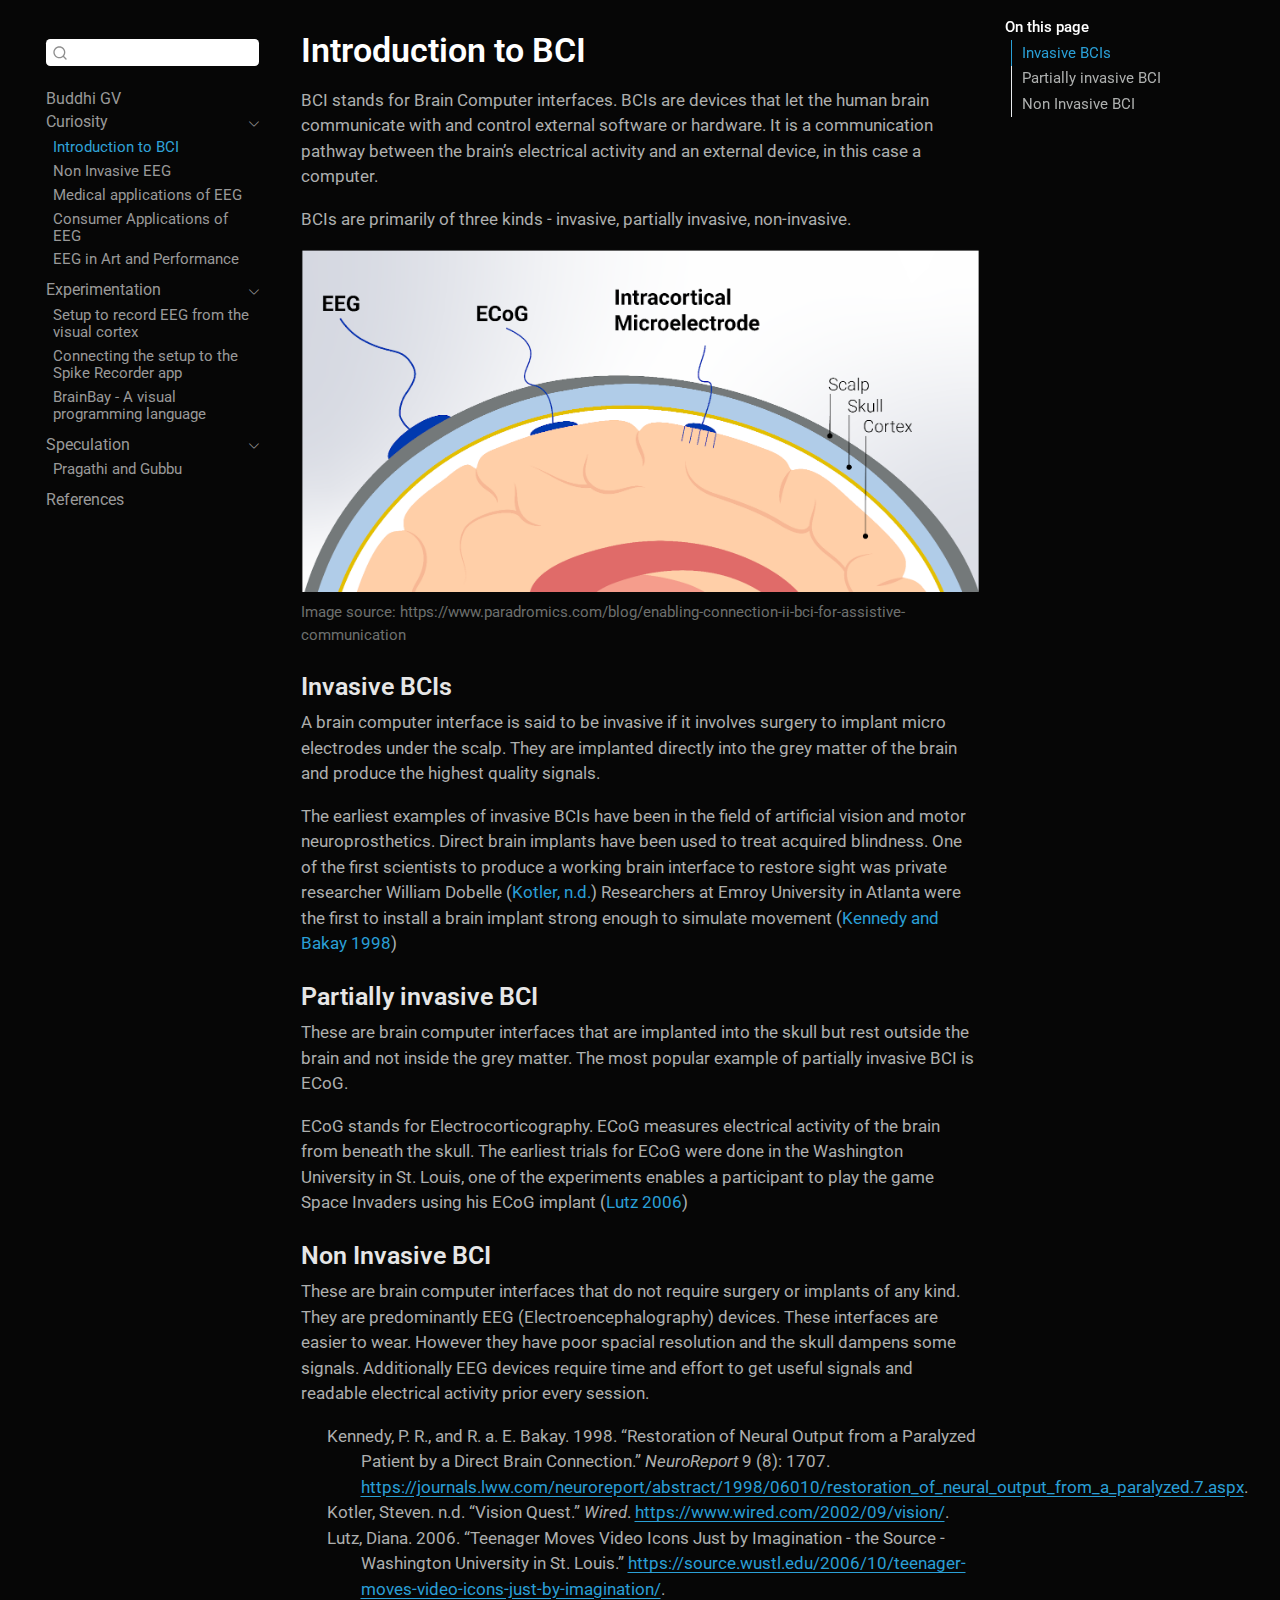
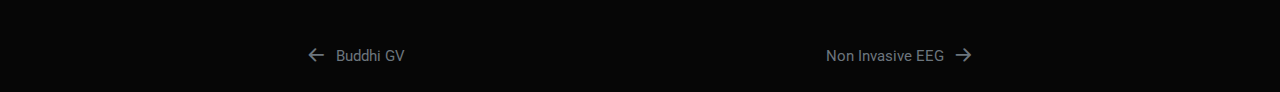
<file: _book/bci.html>
<!DOCTYPE html>
<html xmlns="http://www.w3.org/1999/xhtml" lang="en" xml:lang="en"><head>

<meta charset="utf-8">
<meta name="generator" content="quarto-1.4.553">

<meta name="viewport" content="width=device-width, initial-scale=1.0, user-scalable=yes">


<title>Introduction to BCI</title>
<style>
code{white-space: pre-wrap;}
span.smallcaps{font-variant: small-caps;}
div.columns{display: flex; gap: min(4vw, 1.5em);}
div.column{flex: auto; overflow-x: auto;}
div.hanging-indent{margin-left: 1.5em; text-indent: -1.5em;}
ul.task-list{list-style: none;}
ul.task-list li input[type="checkbox"] {
  width: 0.8em;
  margin: 0 0.8em 0.2em -1em; /* quarto-specific, see https://github.com/quarto-dev/quarto-cli/issues/4556 */ 
  vertical-align: middle;
}
/* CSS for citations */
div.csl-bib-body { }
div.csl-entry {
  clear: both;
  margin-bottom: 0em;
}
.hanging-indent div.csl-entry {
  margin-left:2em;
  text-indent:-2em;
}
div.csl-left-margin {
  min-width:2em;
  float:left;
}
div.csl-right-inline {
  margin-left:2em;
  padding-left:1em;
}
div.csl-indent {
  margin-left: 2em;
}</style>


<script src="site_libs/quarto-nav/quarto-nav.js"></script>
<script src="site_libs/quarto-nav/headroom.min.js"></script>
<script src="site_libs/clipboard/clipboard.min.js"></script>
<script src="site_libs/quarto-search/autocomplete.umd.js"></script>
<script src="site_libs/quarto-search/fuse.min.js"></script>
<script src="site_libs/quarto-search/quarto-search.js"></script>
<meta name="quarto:offset" content="./">
<link href="./non_invasive_eeg.html" rel="next">
<link href="./index.html" rel="prev">
<link href="./images/bgv.png" rel="icon" type="image/png">
<script src="site_libs/quarto-html/quarto.js"></script>
<script src="site_libs/quarto-html/popper.min.js"></script>
<script src="site_libs/quarto-html/tippy.umd.min.js"></script>
<script src="site_libs/quarto-html/anchor.min.js"></script>
<link href="site_libs/quarto-html/tippy.css" rel="stylesheet">
<link href="site_libs/quarto-html/quarto-syntax-highlighting-dark.css" rel="stylesheet" id="quarto-text-highlighting-styles">
<script src="site_libs/bootstrap/bootstrap.min.js"></script>
<link href="site_libs/bootstrap/bootstrap-icons.css" rel="stylesheet">
<link href="site_libs/bootstrap/bootstrap.min.css" rel="stylesheet" id="quarto-bootstrap" data-mode="dark">
<script id="quarto-search-options" type="application/json">{
  "location": "sidebar",
  "copy-button": false,
  "collapse-after": 3,
  "panel-placement": "start",
  "type": "textbox",
  "limit": 50,
  "keyboard-shortcut": [
    "f",
    "/",
    "s"
  ],
  "show-item-context": false,
  "language": {
    "search-no-results-text": "No results",
    "search-matching-documents-text": "matching documents",
    "search-copy-link-title": "Copy link to search",
    "search-hide-matches-text": "Hide additional matches",
    "search-more-match-text": "more match in this document",
    "search-more-matches-text": "more matches in this document",
    "search-clear-button-title": "Clear",
    "search-text-placeholder": "",
    "search-detached-cancel-button-title": "Cancel",
    "search-submit-button-title": "Submit",
    "search-label": "Search"
  }
}</script>


</head>

<body class="nav-sidebar floating">

<div id="quarto-search-results"></div>
  <header id="quarto-header" class="headroom fixed-top">
  <nav class="quarto-secondary-nav">
    <div class="container-fluid d-flex">
      <button type="button" class="quarto-btn-toggle btn" data-bs-toggle="collapse" data-bs-target=".quarto-sidebar-collapse-item" aria-controls="quarto-sidebar" aria-expanded="false" aria-label="Toggle sidebar navigation" onclick="if (window.quartoToggleHeadroom) { window.quartoToggleHeadroom(); }">
        <i class="bi bi-layout-text-sidebar-reverse"></i>
      </button>
        <nav class="quarto-page-breadcrumbs" aria-label="breadcrumb"><ol class="breadcrumb"><li class="breadcrumb-item"><a href="./bci.html">Curiosity</a></li><li class="breadcrumb-item"><a href="./bci.html"><span class="chapter-title">Introduction to BCI</span></a></li></ol></nav>
        <a class="flex-grow-1" role="button" data-bs-toggle="collapse" data-bs-target=".quarto-sidebar-collapse-item" aria-controls="quarto-sidebar" aria-expanded="false" aria-label="Toggle sidebar navigation" onclick="if (window.quartoToggleHeadroom) { window.quartoToggleHeadroom(); }">      
        </a>
      <button type="button" class="btn quarto-search-button" aria-label="" onclick="window.quartoOpenSearch();">
        <i class="bi bi-search"></i>
      </button>
    </div>
  </nav>
</header>
<!-- content -->
<div id="quarto-content" class="quarto-container page-columns page-rows-contents page-layout-article">
<!-- sidebar -->
  <nav id="quarto-sidebar" class="sidebar collapse collapse-horizontal quarto-sidebar-collapse-item sidebar-navigation floating overflow-auto">
        <div class="mt-2 flex-shrink-0 align-items-center">
        <div class="sidebar-search">
        <div id="quarto-search" class="" title="Search"></div>
        </div>
        </div>
    <div class="sidebar-menu-container"> 
    <ul class="list-unstyled mt-1">
        <li class="sidebar-item">
  <div class="sidebar-item-container"> 
  <a href="./index.html" class="sidebar-item-text sidebar-link"><span class="chapter-title">Buddhi GV</span></a>
  </div>
</li>
        <li class="sidebar-item sidebar-item-section">
      <div class="sidebar-item-container"> 
            <a class="sidebar-item-text sidebar-link text-start" data-bs-toggle="collapse" data-bs-target="#quarto-sidebar-section-1" aria-expanded="true">
 <span class="menu-text">Curiosity</span></a>
          <a class="sidebar-item-toggle text-start" data-bs-toggle="collapse" data-bs-target="#quarto-sidebar-section-1" aria-expanded="true" aria-label="Toggle section">
            <i class="bi bi-chevron-right ms-2"></i>
          </a> 
      </div>
      <ul id="quarto-sidebar-section-1" class="collapse list-unstyled sidebar-section depth1 show">  
          <li class="sidebar-item">
  <div class="sidebar-item-container"> 
  <a href="./bci.html" class="sidebar-item-text sidebar-link active"><span class="chapter-title">Introduction to BCI</span></a>
  </div>
</li>
          <li class="sidebar-item">
  <div class="sidebar-item-container"> 
  <a href="./non_invasive_eeg.html" class="sidebar-item-text sidebar-link"><span class="chapter-title">Non Invasive EEG</span></a>
  </div>
</li>
          <li class="sidebar-item">
  <div class="sidebar-item-container"> 
  <a href="./med.html" class="sidebar-item-text sidebar-link"><span class="chapter-title">Medical applications of EEG</span></a>
  </div>
</li>
          <li class="sidebar-item">
  <div class="sidebar-item-container"> 
  <a href="./consumer.html" class="sidebar-item-text sidebar-link"><span class="chapter-title">Consumer Applications of EEG</span></a>
  </div>
</li>
          <li class="sidebar-item">
  <div class="sidebar-item-container"> 
  <a href="./art.html" class="sidebar-item-text sidebar-link"><span class="chapter-title">EEG in Art and Performance</span></a>
  </div>
</li>
      </ul>
  </li>
        <li class="sidebar-item sidebar-item-section">
      <div class="sidebar-item-container"> 
            <a class="sidebar-item-text sidebar-link text-start" data-bs-toggle="collapse" data-bs-target="#quarto-sidebar-section-2" aria-expanded="true">
 <span class="menu-text">Experimentation</span></a>
          <a class="sidebar-item-toggle text-start" data-bs-toggle="collapse" data-bs-target="#quarto-sidebar-section-2" aria-expanded="true" aria-label="Toggle section">
            <i class="bi bi-chevron-right ms-2"></i>
          </a> 
      </div>
      <ul id="quarto-sidebar-section-2" class="collapse list-unstyled sidebar-section depth1 show">  
          <li class="sidebar-item">
  <div class="sidebar-item-container"> 
  <a href="./record.html" class="sidebar-item-text sidebar-link"><span class="chapter-title">Setup to record EEG from the visual cortex</span></a>
  </div>
</li>
          <li class="sidebar-item">
  <div class="sidebar-item-container"> 
  <a href="./byb.html" class="sidebar-item-text sidebar-link"><span class="chapter-title">Connecting the setup to the Spike Recorder app</span></a>
  </div>
</li>
          <li class="sidebar-item">
  <div class="sidebar-item-container"> 
  <a href="./brbay.html" class="sidebar-item-text sidebar-link"><span class="chapter-title">BrainBay - A visual programming language</span></a>
  </div>
</li>
      </ul>
  </li>
        <li class="sidebar-item sidebar-item-section">
      <div class="sidebar-item-container"> 
            <a class="sidebar-item-text sidebar-link text-start" data-bs-toggle="collapse" data-bs-target="#quarto-sidebar-section-3" aria-expanded="true">
 <span class="menu-text">Speculation</span></a>
          <a class="sidebar-item-toggle text-start" data-bs-toggle="collapse" data-bs-target="#quarto-sidebar-section-3" aria-expanded="true" aria-label="Toggle section">
            <i class="bi bi-chevron-right ms-2"></i>
          </a> 
      </div>
      <ul id="quarto-sidebar-section-3" class="collapse list-unstyled sidebar-section depth1 show">  
          <li class="sidebar-item">
  <div class="sidebar-item-container"> 
  <a href="./summary.html" class="sidebar-item-text sidebar-link"><span class="chapter-title">Pragathi and Gubbu</span></a>
  </div>
</li>
      </ul>
  </li>
        <li class="sidebar-item">
  <div class="sidebar-item-container"> 
  <a href="./references.html" class="sidebar-item-text sidebar-link">
 <span class="menu-text">References</span></a>
  </div>
</li>
    </ul>
    </div>
</nav>
<div id="quarto-sidebar-glass" class="quarto-sidebar-collapse-item" data-bs-toggle="collapse" data-bs-target=".quarto-sidebar-collapse-item"></div>
<!-- margin-sidebar -->
    <div id="quarto-margin-sidebar" class="sidebar margin-sidebar">
        <nav id="TOC" role="doc-toc" class="toc-active">
    <h2 id="toc-title">On this page</h2>
   
  <ul>
  <li><a href="#invasive-bcis" id="toc-invasive-bcis" class="nav-link active" data-scroll-target="#invasive-bcis">Invasive BCIs</a></li>
  <li><a href="#partially-invasive-bci" id="toc-partially-invasive-bci" class="nav-link" data-scroll-target="#partially-invasive-bci">Partially invasive BCI</a></li>
  <li><a href="#non-invasive-bci" id="toc-non-invasive-bci" class="nav-link" data-scroll-target="#non-invasive-bci">Non Invasive BCI</a></li>
  </ul>
</nav>
    </div>
<!-- main -->
<main class="content" id="quarto-document-content">

<header id="title-block-header">
<h1 class="title display-7"><span class="chapter-title">Introduction to BCI</span></h1>

</header>


<p>BCI stands for Brain Computer interfaces. BCIs are devices that let the human brain communicate with and control external software or hardware. It is a communication pathway between the brain’s electrical activity and an external device, in this case a computer.</p>
<p>BCIs are primarily of three kinds - invasive, partially invasive, non-invasive.</p>
<div class="quarto-figure quarto-figure-center">
<figure class="figure">
<p><img src="images/65cd1a545634de6df4638f0e_6279ab07c6628c70c87853b8_WKwprEdZXs6z8tzbspUAF13_Kd1uMTjgOoUkj6JFHHzsvWTUbYqQ14ngYRgLn7moghtgD3BgTkdVztJxo7MyeEx3crcEsfs6pRA3GxlSooLQMma_ewcmbvapPqCwSFd0Ae59e0EebQRL1-Ql3w.png" class="img-fluid figure-img"></p>
<figcaption>Image source: https://www.paradromics.com/blog/enabling-connection-ii-bci-for-assistive-communication</figcaption>
</figure>
</div>
<section id="invasive-bcis" class="level3">
<h3 class="anchored" data-anchor-id="invasive-bcis">Invasive BCIs</h3>
<p>A brain computer interface is said to be invasive if it involves surgery to implant micro electrodes under the scalp. They are implanted directly into the grey matter of the brain and produce the highest quality signals.</p>
<p>The earliest examples of invasive BCIs have been in the field of artificial vision and motor neuroprosthetics. Direct brain implants have been used to treat acquired blindness. One of the first scientists to produce a working brain interface to restore sight was private researcher William Dobelle <span class="citation" data-cites="kotler">(<a href="#ref-kotler" role="doc-biblioref">Kotler, n.d.</a>)</span> Researchers at Emroy University in Atlanta were the first to install a brain implant strong enough to simulate movement <span class="citation" data-cites="kennedy1998">(<a href="#ref-kennedy1998" role="doc-biblioref">Kennedy and Bakay 1998</a>)</span></p>
</section>
<section id="partially-invasive-bci" class="level3">
<h3 class="anchored" data-anchor-id="partially-invasive-bci">Partially invasive BCI</h3>
<p>These are brain computer interfaces that are implanted into the skull but rest outside the brain and not inside the grey matter. The most popular example of partially invasive BCI is ECoG.</p>
<p>ECoG stands for Electrocorticography. ECoG measures electrical activity of the brain from beneath the skull. The earliest trials for ECoG were done in the Washington University in St.&nbsp;Louis, one of the experiments enables a participant to play the game Space Invaders using his ECoG implant <span class="citation" data-cites="lutz2006">(<a href="#ref-lutz2006" role="doc-biblioref">Lutz 2006</a>)</span></p>
</section>
<section id="non-invasive-bci" class="level3">
<h3 class="anchored" data-anchor-id="non-invasive-bci">Non Invasive BCI</h3>
<p>These are brain computer interfaces that do not require surgery or implants of any kind. They are predominantly EEG (Electroencephalography) devices. These interfaces are easier to wear. However they have poor spacial resolution and the skull dampens some signals. Additionally EEG devices require time and effort to get useful signals and readable electrical activity prior every session.</p>


<div id="refs" class="references csl-bib-body hanging-indent" data-entry-spacing="0" role="list">
<div id="ref-kennedy1998" class="csl-entry" role="listitem">
Kennedy, P. R., and R. a. E. Bakay. 1998. <span>“Restoration of Neural Output from a Paralyzed Patient by a Direct Brain Connection.”</span> <em>NeuroReport</em> 9 (8): 1707. <a href="https://journals.lww.com/neuroreport/abstract/1998/06010/restoration_of_neural_output_from_a_paralyzed.7.aspx">https://journals.lww.com/neuroreport/abstract/1998/06010/restoration_of_neural_output_from_a_paralyzed.7.aspx</a>.
</div>
<div id="ref-kotler" class="csl-entry" role="listitem">
Kotler, Steven. n.d. <span>“Vision Quest.”</span> <em>Wired</em>. <a href="https://www.wired.com/2002/09/vision/">https://www.wired.com/2002/09/vision/</a>.
</div>
<div id="ref-lutz2006" class="csl-entry" role="listitem">
Lutz, Diana. 2006. <span>“Teenager Moves Video Icons Just by Imagination - the Source - Washington University in St. Louis.”</span> <a href="https://source.wustl.edu/2006/10/teenager-moves-video-icons-just-by-imagination/">https://source.wustl.edu/2006/10/teenager-moves-video-icons-just-by-imagination/</a>.
</div>
</div>
</section>

</main> <!-- /main -->
<script id="quarto-html-after-body" type="application/javascript">
window.document.addEventListener("DOMContentLoaded", function (event) {
  const toggleBodyColorMode = (bsSheetEl) => {
    const mode = bsSheetEl.getAttribute("data-mode");
    const bodyEl = window.document.querySelector("body");
    if (mode === "dark") {
      bodyEl.classList.add("quarto-dark");
      bodyEl.classList.remove("quarto-light");
    } else {
      bodyEl.classList.add("quarto-light");
      bodyEl.classList.remove("quarto-dark");
    }
  }
  const toggleBodyColorPrimary = () => {
    const bsSheetEl = window.document.querySelector("link#quarto-bootstrap");
    if (bsSheetEl) {
      toggleBodyColorMode(bsSheetEl);
    }
  }
  toggleBodyColorPrimary();  
  const icon = "";
  const anchorJS = new window.AnchorJS();
  anchorJS.options = {
    placement: 'right',
    icon: icon
  };
  anchorJS.add('.anchored');
  const isCodeAnnotation = (el) => {
    for (const clz of el.classList) {
      if (clz.startsWith('code-annotation-')) {                     
        return true;
      }
    }
    return false;
  }
  const clipboard = new window.ClipboardJS('.code-copy-button', {
    text: function(trigger) {
      const codeEl = trigger.previousElementSibling.cloneNode(true);
      for (const childEl of codeEl.children) {
        if (isCodeAnnotation(childEl)) {
          childEl.remove();
        }
      }
      return codeEl.innerText;
    }
  });
  clipboard.on('success', function(e) {
    // button target
    const button = e.trigger;
    // don't keep focus
    button.blur();
    // flash "checked"
    button.classList.add('code-copy-button-checked');
    var currentTitle = button.getAttribute("title");
    button.setAttribute("title", "Copied!");
    let tooltip;
    if (window.bootstrap) {
      button.setAttribute("data-bs-toggle", "tooltip");
      button.setAttribute("data-bs-placement", "left");
      button.setAttribute("data-bs-title", "Copied!");
      tooltip = new bootstrap.Tooltip(button, 
        { trigger: "manual", 
          customClass: "code-copy-button-tooltip",
          offset: [0, -8]});
      tooltip.show();    
    }
    setTimeout(function() {
      if (tooltip) {
        tooltip.hide();
        button.removeAttribute("data-bs-title");
        button.removeAttribute("data-bs-toggle");
        button.removeAttribute("data-bs-placement");
      }
      button.setAttribute("title", currentTitle);
      button.classList.remove('code-copy-button-checked');
    }, 1000);
    // clear code selection
    e.clearSelection();
  });
    var localhostRegex = new RegExp(/^(?:http|https):\/\/localhost\:?[0-9]*\//);
    var mailtoRegex = new RegExp(/^mailto:/);
      var filterRegex = new RegExp('/' + window.location.host + '/');
    var isInternal = (href) => {
        return filterRegex.test(href) || localhostRegex.test(href) || mailtoRegex.test(href);
    }
    // Inspect non-navigation links and adorn them if external
 	var links = window.document.querySelectorAll('a[href]:not(.nav-link):not(.navbar-brand):not(.toc-action):not(.sidebar-link):not(.sidebar-item-toggle):not(.pagination-link):not(.no-external):not([aria-hidden]):not(.dropdown-item):not(.quarto-navigation-tool)');
    for (var i=0; i<links.length; i++) {
      const link = links[i];
      if (!isInternal(link.href)) {
        // undo the damage that might have been done by quarto-nav.js in the case of
        // links that we want to consider external
        if (link.dataset.originalHref !== undefined) {
          link.href = link.dataset.originalHref;
        }
      }
    }
  function tippyHover(el, contentFn, onTriggerFn, onUntriggerFn) {
    const config = {
      allowHTML: true,
      maxWidth: 500,
      delay: 100,
      arrow: false,
      appendTo: function(el) {
          return el.parentElement;
      },
      interactive: true,
      interactiveBorder: 10,
      theme: 'quarto',
      placement: 'bottom-start',
    };
    if (contentFn) {
      config.content = contentFn;
    }
    if (onTriggerFn) {
      config.onTrigger = onTriggerFn;
    }
    if (onUntriggerFn) {
      config.onUntrigger = onUntriggerFn;
    }
    window.tippy(el, config); 
  }
  const noterefs = window.document.querySelectorAll('a[role="doc-noteref"]');
  for (var i=0; i<noterefs.length; i++) {
    const ref = noterefs[i];
    tippyHover(ref, function() {
      // use id or data attribute instead here
      let href = ref.getAttribute('data-footnote-href') || ref.getAttribute('href');
      try { href = new URL(href).hash; } catch {}
      const id = href.replace(/^#\/?/, "");
      const note = window.document.getElementById(id);
      if (note) {
        return note.innerHTML;
      } else {
        return "";
      }
    });
  }
  const xrefs = window.document.querySelectorAll('a.quarto-xref');
  const processXRef = (id, note) => {
    // Strip column container classes
    const stripColumnClz = (el) => {
      el.classList.remove("page-full", "page-columns");
      if (el.children) {
        for (const child of el.children) {
          stripColumnClz(child);
        }
      }
    }
    stripColumnClz(note)
    if (id === null || id.startsWith('sec-')) {
      // Special case sections, only their first couple elements
      const container = document.createElement("div");
      if (note.children && note.children.length > 2) {
        container.appendChild(note.children[0].cloneNode(true));
        for (let i = 1; i < note.children.length; i++) {
          const child = note.children[i];
          if (child.tagName === "P" && child.innerText === "") {
            continue;
          } else {
            container.appendChild(child.cloneNode(true));
            break;
          }
        }
        if (window.Quarto?.typesetMath) {
          window.Quarto.typesetMath(container);
        }
        return container.innerHTML
      } else {
        if (window.Quarto?.typesetMath) {
          window.Quarto.typesetMath(note);
        }
        return note.innerHTML;
      }
    } else {
      // Remove any anchor links if they are present
      const anchorLink = note.querySelector('a.anchorjs-link');
      if (anchorLink) {
        anchorLink.remove();
      }
      if (window.Quarto?.typesetMath) {
        window.Quarto.typesetMath(note);
      }
      // TODO in 1.5, we should make sure this works without a callout special case
      if (note.classList.contains("callout")) {
        return note.outerHTML;
      } else {
        return note.innerHTML;
      }
    }
  }
  for (var i=0; i<xrefs.length; i++) {
    const xref = xrefs[i];
    tippyHover(xref, undefined, function(instance) {
      instance.disable();
      let url = xref.getAttribute('href');
      let hash = undefined; 
      if (url.startsWith('#')) {
        hash = url;
      } else {
        try { hash = new URL(url).hash; } catch {}
      }
      if (hash) {
        const id = hash.replace(/^#\/?/, "");
        const note = window.document.getElementById(id);
        if (note !== null) {
          try {
            const html = processXRef(id, note.cloneNode(true));
            instance.setContent(html);
          } finally {
            instance.enable();
            instance.show();
          }
        } else {
          // See if we can fetch this
          fetch(url.split('#')[0])
          .then(res => res.text())
          .then(html => {
            const parser = new DOMParser();
            const htmlDoc = parser.parseFromString(html, "text/html");
            const note = htmlDoc.getElementById(id);
            if (note !== null) {
              const html = processXRef(id, note);
              instance.setContent(html);
            } 
          }).finally(() => {
            instance.enable();
            instance.show();
          });
        }
      } else {
        // See if we can fetch a full url (with no hash to target)
        // This is a special case and we should probably do some content thinning / targeting
        fetch(url)
        .then(res => res.text())
        .then(html => {
          const parser = new DOMParser();
          const htmlDoc = parser.parseFromString(html, "text/html");
          const note = htmlDoc.querySelector('main.content');
          if (note !== null) {
            // This should only happen for chapter cross references
            // (since there is no id in the URL)
            // remove the first header
            if (note.children.length > 0 && note.children[0].tagName === "HEADER") {
              note.children[0].remove();
            }
            const html = processXRef(null, note);
            instance.setContent(html);
          } 
        }).finally(() => {
          instance.enable();
          instance.show();
        });
      }
    }, function(instance) {
    });
  }
      let selectedAnnoteEl;
      const selectorForAnnotation = ( cell, annotation) => {
        let cellAttr = 'data-code-cell="' + cell + '"';
        let lineAttr = 'data-code-annotation="' +  annotation + '"';
        const selector = 'span[' + cellAttr + '][' + lineAttr + ']';
        return selector;
      }
      const selectCodeLines = (annoteEl) => {
        const doc = window.document;
        const targetCell = annoteEl.getAttribute("data-target-cell");
        const targetAnnotation = annoteEl.getAttribute("data-target-annotation");
        const annoteSpan = window.document.querySelector(selectorForAnnotation(targetCell, targetAnnotation));
        const lines = annoteSpan.getAttribute("data-code-lines").split(",");
        const lineIds = lines.map((line) => {
          return targetCell + "-" + line;
        })
        let top = null;
        let height = null;
        let parent = null;
        if (lineIds.length > 0) {
            //compute the position of the single el (top and bottom and make a div)
            const el = window.document.getElementById(lineIds[0]);
            top = el.offsetTop;
            height = el.offsetHeight;
            parent = el.parentElement.parentElement;
          if (lineIds.length > 1) {
            const lastEl = window.document.getElementById(lineIds[lineIds.length - 1]);
            const bottom = lastEl.offsetTop + lastEl.offsetHeight;
            height = bottom - top;
          }
          if (top !== null && height !== null && parent !== null) {
            // cook up a div (if necessary) and position it 
            let div = window.document.getElementById("code-annotation-line-highlight");
            if (div === null) {
              div = window.document.createElement("div");
              div.setAttribute("id", "code-annotation-line-highlight");
              div.style.position = 'absolute';
              parent.appendChild(div);
            }
            div.style.top = top - 2 + "px";
            div.style.height = height + 4 + "px";
            div.style.left = 0;
            let gutterDiv = window.document.getElementById("code-annotation-line-highlight-gutter");
            if (gutterDiv === null) {
              gutterDiv = window.document.createElement("div");
              gutterDiv.setAttribute("id", "code-annotation-line-highlight-gutter");
              gutterDiv.style.position = 'absolute';
              const codeCell = window.document.getElementById(targetCell);
              const gutter = codeCell.querySelector('.code-annotation-gutter');
              gutter.appendChild(gutterDiv);
            }
            gutterDiv.style.top = top - 2 + "px";
            gutterDiv.style.height = height + 4 + "px";
          }
          selectedAnnoteEl = annoteEl;
        }
      };
      const unselectCodeLines = () => {
        const elementsIds = ["code-annotation-line-highlight", "code-annotation-line-highlight-gutter"];
        elementsIds.forEach((elId) => {
          const div = window.document.getElementById(elId);
          if (div) {
            div.remove();
          }
        });
        selectedAnnoteEl = undefined;
      };
        // Handle positioning of the toggle
    window.addEventListener(
      "resize",
      throttle(() => {
        elRect = undefined;
        if (selectedAnnoteEl) {
          selectCodeLines(selectedAnnoteEl);
        }
      }, 10)
    );
    function throttle(fn, ms) {
    let throttle = false;
    let timer;
      return (...args) => {
        if(!throttle) { // first call gets through
            fn.apply(this, args);
            throttle = true;
        } else { // all the others get throttled
            if(timer) clearTimeout(timer); // cancel #2
            timer = setTimeout(() => {
              fn.apply(this, args);
              timer = throttle = false;
            }, ms);
        }
      };
    }
      // Attach click handler to the DT
      const annoteDls = window.document.querySelectorAll('dt[data-target-cell]');
      for (const annoteDlNode of annoteDls) {
        annoteDlNode.addEventListener('click', (event) => {
          const clickedEl = event.target;
          if (clickedEl !== selectedAnnoteEl) {
            unselectCodeLines();
            const activeEl = window.document.querySelector('dt[data-target-cell].code-annotation-active');
            if (activeEl) {
              activeEl.classList.remove('code-annotation-active');
            }
            selectCodeLines(clickedEl);
            clickedEl.classList.add('code-annotation-active');
          } else {
            // Unselect the line
            unselectCodeLines();
            clickedEl.classList.remove('code-annotation-active');
          }
        });
      }
  const findCites = (el) => {
    const parentEl = el.parentElement;
    if (parentEl) {
      const cites = parentEl.dataset.cites;
      if (cites) {
        return {
          el,
          cites: cites.split(' ')
        };
      } else {
        return findCites(el.parentElement)
      }
    } else {
      return undefined;
    }
  };
  var bibliorefs = window.document.querySelectorAll('a[role="doc-biblioref"]');
  for (var i=0; i<bibliorefs.length; i++) {
    const ref = bibliorefs[i];
    const citeInfo = findCites(ref);
    if (citeInfo) {
      tippyHover(citeInfo.el, function() {
        var popup = window.document.createElement('div');
        citeInfo.cites.forEach(function(cite) {
          var citeDiv = window.document.createElement('div');
          citeDiv.classList.add('hanging-indent');
          citeDiv.classList.add('csl-entry');
          var biblioDiv = window.document.getElementById('ref-' + cite);
          if (biblioDiv) {
            citeDiv.innerHTML = biblioDiv.innerHTML;
          }
          popup.appendChild(citeDiv);
        });
        return popup.innerHTML;
      });
    }
  }
});
</script>
<nav class="page-navigation">
  <div class="nav-page nav-page-previous">
      <a href="./index.html" class="pagination-link" aria-label="Buddhi GV">
        <i class="bi bi-arrow-left-short"></i> <span class="nav-page-text"><span class="chapter-title">Buddhi GV</span></span>
      </a>          
  </div>
  <div class="nav-page nav-page-next">
      <a href="./non_invasive_eeg.html" class="pagination-link" aria-label="Non Invasive EEG">
        <span class="nav-page-text"><span class="chapter-title">Non Invasive EEG</span></span> <i class="bi bi-arrow-right-short"></i>
      </a>
  </div>
</nav>
</div> <!-- /content -->




</body></html>
</file>
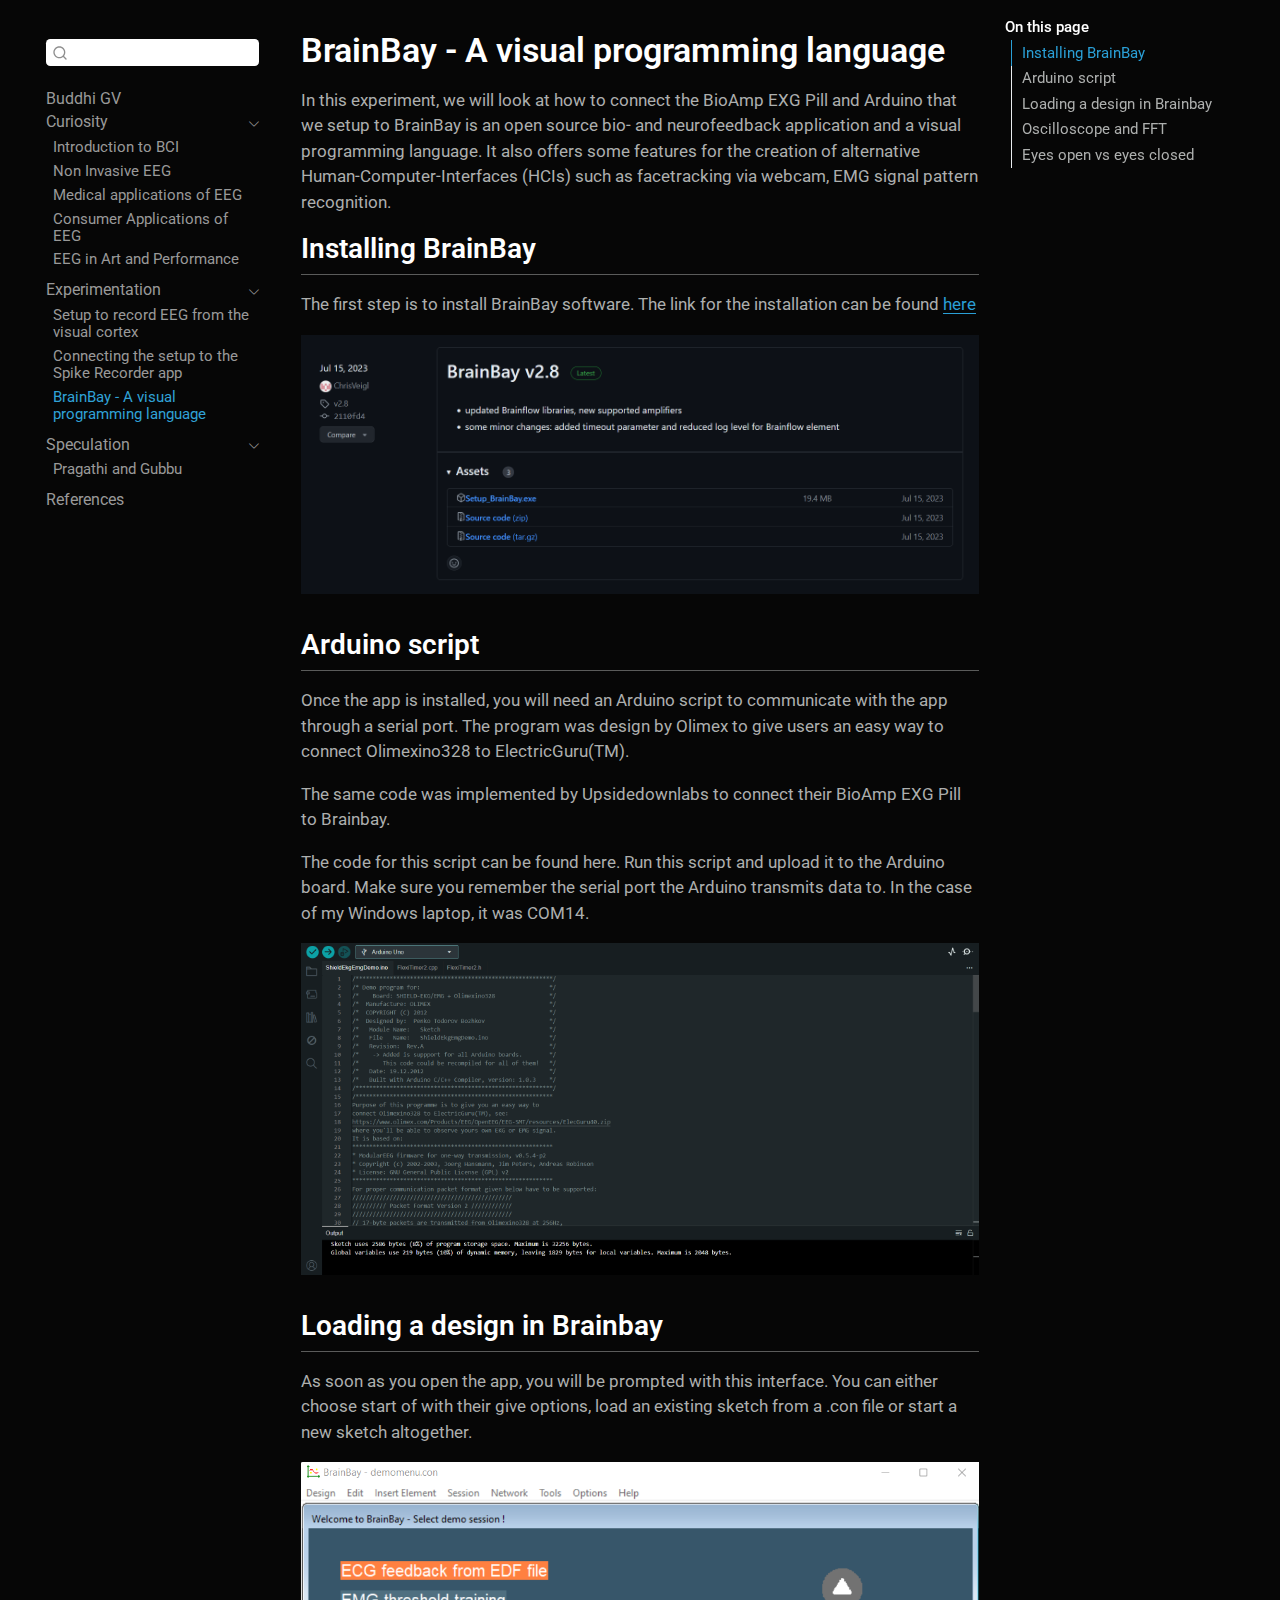
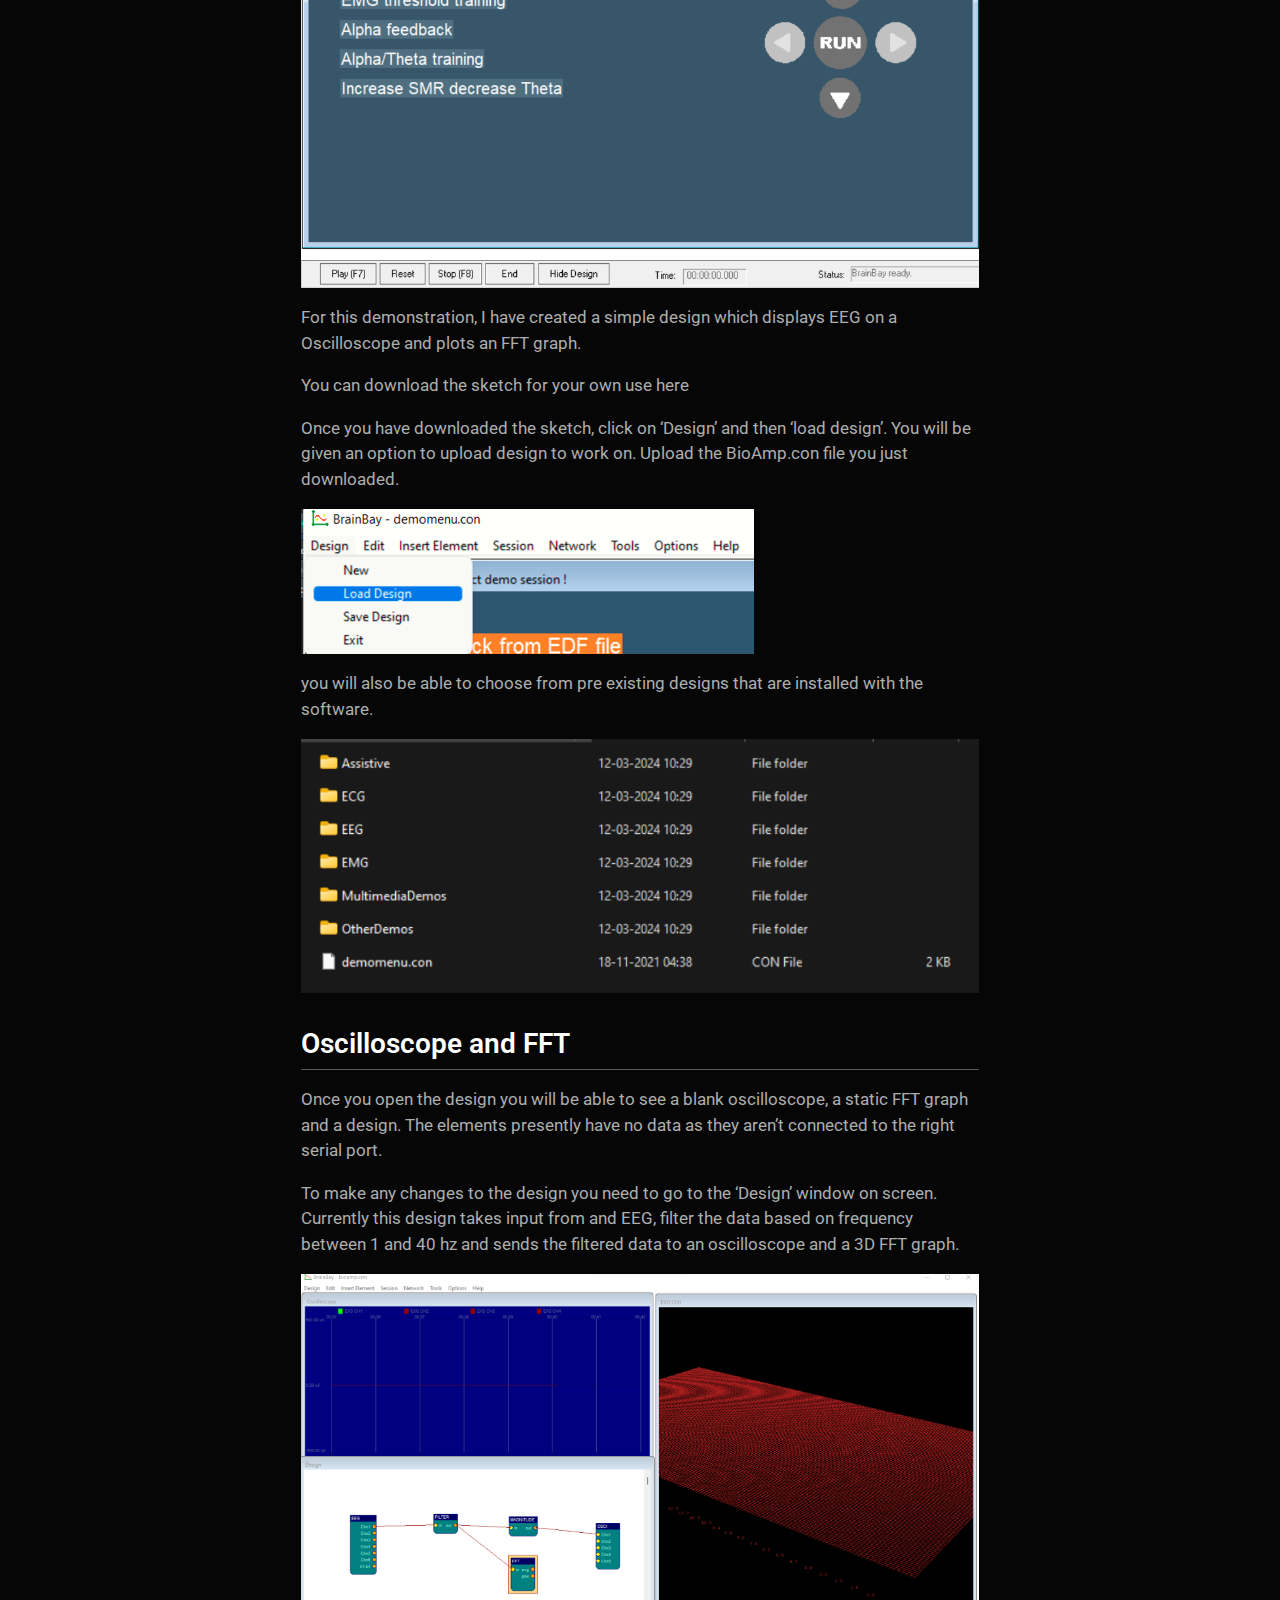
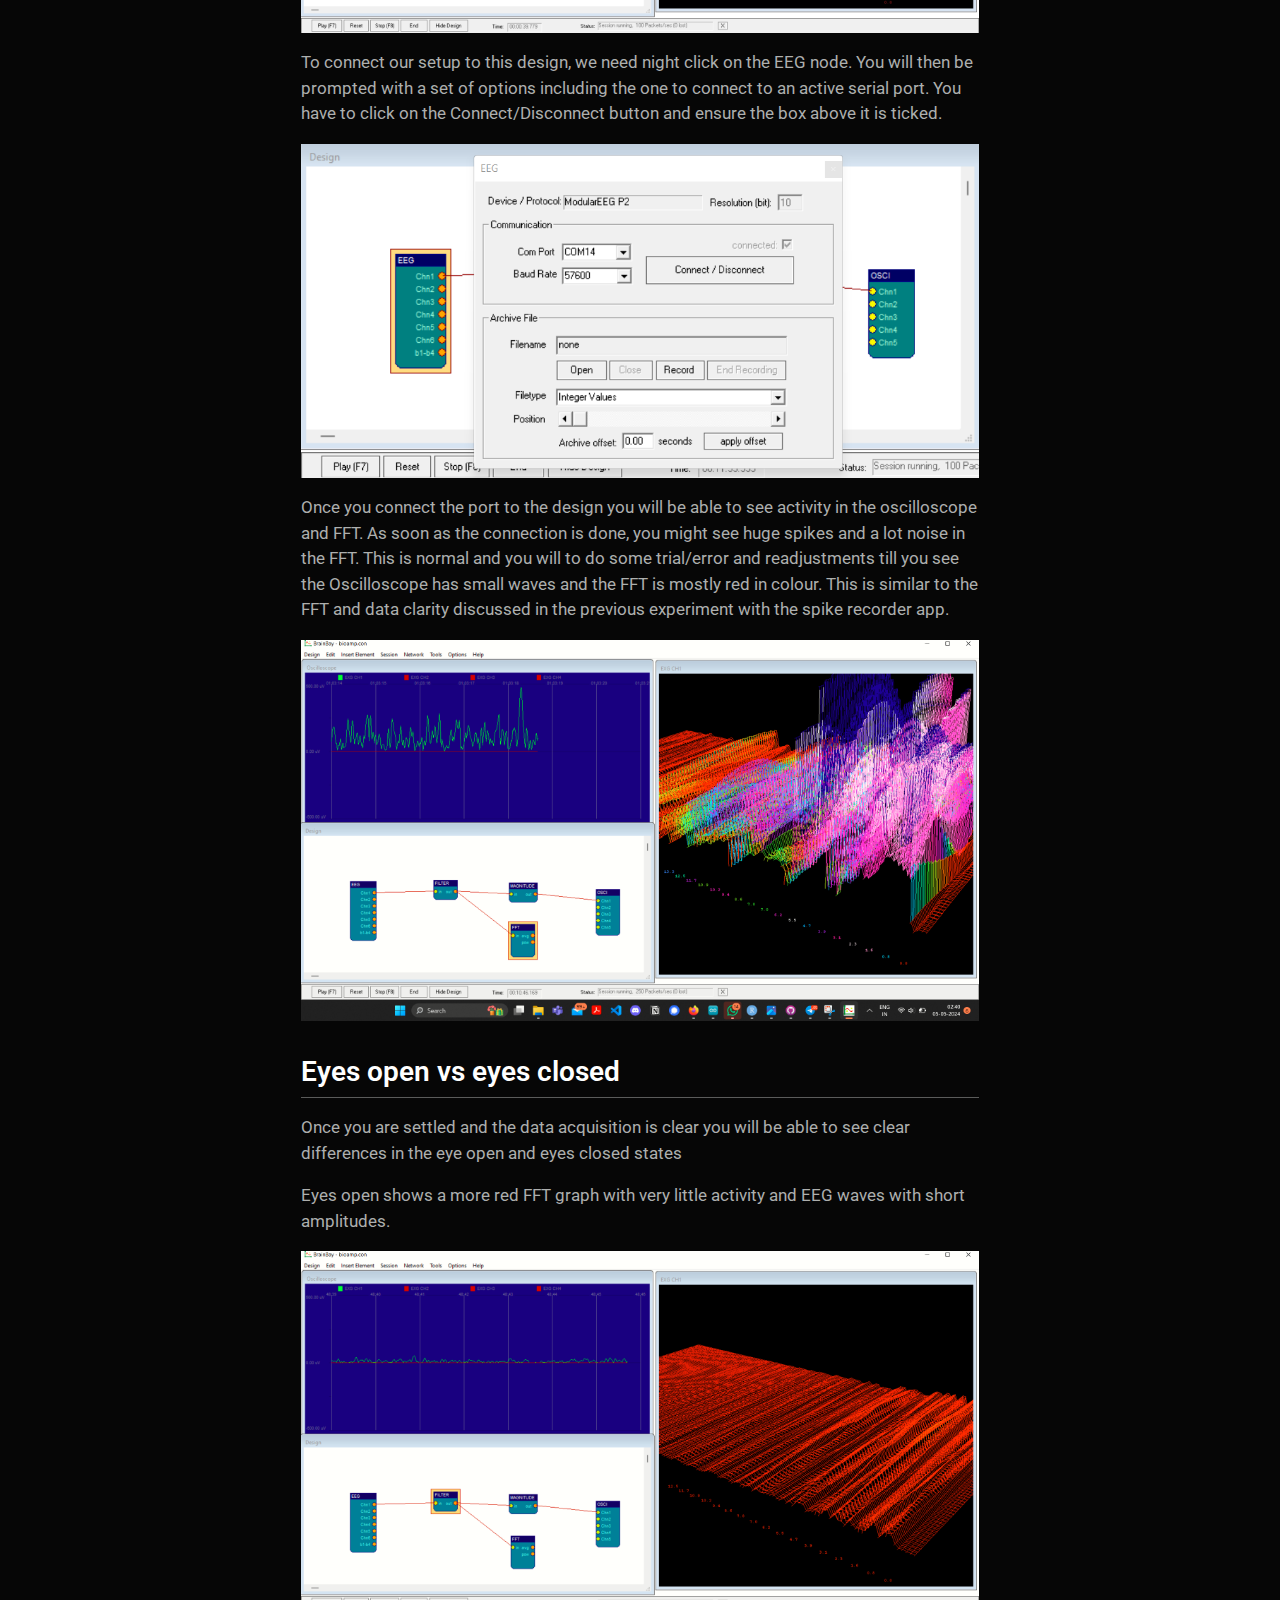
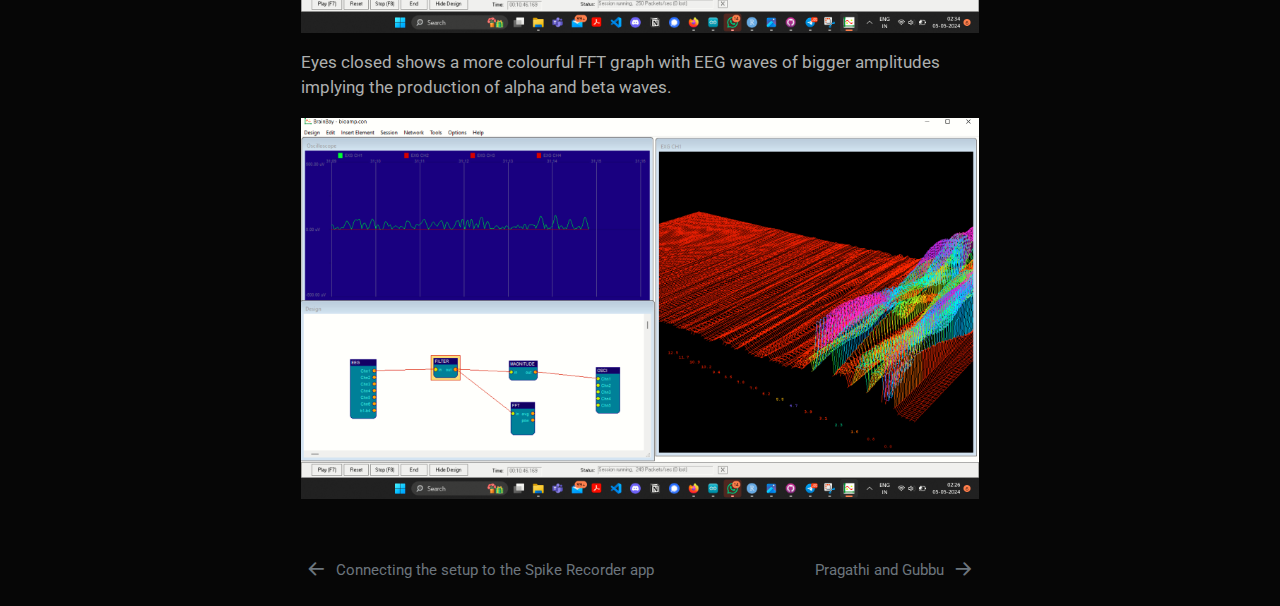
<file: _book/brbay.html>
<!DOCTYPE html>
<html xmlns="http://www.w3.org/1999/xhtml" lang="en" xml:lang="en"><head>

<meta charset="utf-8">
<meta name="generator" content="quarto-1.4.553">

<meta name="viewport" content="width=device-width, initial-scale=1.0, user-scalable=yes">


<title>BrainBay - A visual programming language</title>
<style>
code{white-space: pre-wrap;}
span.smallcaps{font-variant: small-caps;}
div.columns{display: flex; gap: min(4vw, 1.5em);}
div.column{flex: auto; overflow-x: auto;}
div.hanging-indent{margin-left: 1.5em; text-indent: -1.5em;}
ul.task-list{list-style: none;}
ul.task-list li input[type="checkbox"] {
  width: 0.8em;
  margin: 0 0.8em 0.2em -1em; /* quarto-specific, see https://github.com/quarto-dev/quarto-cli/issues/4556 */ 
  vertical-align: middle;
}
</style>


<script src="site_libs/quarto-nav/quarto-nav.js"></script>
<script src="site_libs/quarto-nav/headroom.min.js"></script>
<script src="site_libs/clipboard/clipboard.min.js"></script>
<script src="site_libs/quarto-search/autocomplete.umd.js"></script>
<script src="site_libs/quarto-search/fuse.min.js"></script>
<script src="site_libs/quarto-search/quarto-search.js"></script>
<meta name="quarto:offset" content="./">
<link href="./summary.html" rel="next">
<link href="./byb.html" rel="prev">
<link href="./images/bgv.png" rel="icon" type="image/png">
<script src="site_libs/quarto-html/quarto.js"></script>
<script src="site_libs/quarto-html/popper.min.js"></script>
<script src="site_libs/quarto-html/tippy.umd.min.js"></script>
<script src="site_libs/quarto-html/anchor.min.js"></script>
<link href="site_libs/quarto-html/tippy.css" rel="stylesheet">
<link href="site_libs/quarto-html/quarto-syntax-highlighting-dark.css" rel="stylesheet" id="quarto-text-highlighting-styles">
<script src="site_libs/bootstrap/bootstrap.min.js"></script>
<link href="site_libs/bootstrap/bootstrap-icons.css" rel="stylesheet">
<link href="site_libs/bootstrap/bootstrap.min.css" rel="stylesheet" id="quarto-bootstrap" data-mode="dark">
<script id="quarto-search-options" type="application/json">{
  "location": "sidebar",
  "copy-button": false,
  "collapse-after": 3,
  "panel-placement": "start",
  "type": "textbox",
  "limit": 50,
  "keyboard-shortcut": [
    "f",
    "/",
    "s"
  ],
  "show-item-context": false,
  "language": {
    "search-no-results-text": "No results",
    "search-matching-documents-text": "matching documents",
    "search-copy-link-title": "Copy link to search",
    "search-hide-matches-text": "Hide additional matches",
    "search-more-match-text": "more match in this document",
    "search-more-matches-text": "more matches in this document",
    "search-clear-button-title": "Clear",
    "search-text-placeholder": "",
    "search-detached-cancel-button-title": "Cancel",
    "search-submit-button-title": "Submit",
    "search-label": "Search"
  }
}</script>


</head>

<body class="nav-sidebar floating">

<div id="quarto-search-results"></div>
  <header id="quarto-header" class="headroom fixed-top">
  <nav class="quarto-secondary-nav">
    <div class="container-fluid d-flex">
      <button type="button" class="quarto-btn-toggle btn" data-bs-toggle="collapse" data-bs-target=".quarto-sidebar-collapse-item" aria-controls="quarto-sidebar" aria-expanded="false" aria-label="Toggle sidebar navigation" onclick="if (window.quartoToggleHeadroom) { window.quartoToggleHeadroom(); }">
        <i class="bi bi-layout-text-sidebar-reverse"></i>
      </button>
        <nav class="quarto-page-breadcrumbs" aria-label="breadcrumb"><ol class="breadcrumb"><li class="breadcrumb-item"><a href="./record.html">Experimentation</a></li><li class="breadcrumb-item"><a href="./brbay.html"><span class="chapter-title">BrainBay - A visual programming language</span></a></li></ol></nav>
        <a class="flex-grow-1" role="button" data-bs-toggle="collapse" data-bs-target=".quarto-sidebar-collapse-item" aria-controls="quarto-sidebar" aria-expanded="false" aria-label="Toggle sidebar navigation" onclick="if (window.quartoToggleHeadroom) { window.quartoToggleHeadroom(); }">      
        </a>
      <button type="button" class="btn quarto-search-button" aria-label="" onclick="window.quartoOpenSearch();">
        <i class="bi bi-search"></i>
      </button>
    </div>
  </nav>
</header>
<!-- content -->
<div id="quarto-content" class="quarto-container page-columns page-rows-contents page-layout-article">
<!-- sidebar -->
  <nav id="quarto-sidebar" class="sidebar collapse collapse-horizontal quarto-sidebar-collapse-item sidebar-navigation floating overflow-auto">
        <div class="mt-2 flex-shrink-0 align-items-center">
        <div class="sidebar-search">
        <div id="quarto-search" class="" title="Search"></div>
        </div>
        </div>
    <div class="sidebar-menu-container"> 
    <ul class="list-unstyled mt-1">
        <li class="sidebar-item">
  <div class="sidebar-item-container"> 
  <a href="./index.html" class="sidebar-item-text sidebar-link"><span class="chapter-title">Buddhi GV</span></a>
  </div>
</li>
        <li class="sidebar-item sidebar-item-section">
      <div class="sidebar-item-container"> 
            <a class="sidebar-item-text sidebar-link text-start" data-bs-toggle="collapse" data-bs-target="#quarto-sidebar-section-1" aria-expanded="true">
 <span class="menu-text">Curiosity</span></a>
          <a class="sidebar-item-toggle text-start" data-bs-toggle="collapse" data-bs-target="#quarto-sidebar-section-1" aria-expanded="true" aria-label="Toggle section">
            <i class="bi bi-chevron-right ms-2"></i>
          </a> 
      </div>
      <ul id="quarto-sidebar-section-1" class="collapse list-unstyled sidebar-section depth1 show">  
          <li class="sidebar-item">
  <div class="sidebar-item-container"> 
  <a href="./bci.html" class="sidebar-item-text sidebar-link"><span class="chapter-title">Introduction to BCI</span></a>
  </div>
</li>
          <li class="sidebar-item">
  <div class="sidebar-item-container"> 
  <a href="./non_invasive_eeg.html" class="sidebar-item-text sidebar-link"><span class="chapter-title">Non Invasive EEG</span></a>
  </div>
</li>
          <li class="sidebar-item">
  <div class="sidebar-item-container"> 
  <a href="./med.html" class="sidebar-item-text sidebar-link"><span class="chapter-title">Medical applications of EEG</span></a>
  </div>
</li>
          <li class="sidebar-item">
  <div class="sidebar-item-container"> 
  <a href="./consumer.html" class="sidebar-item-text sidebar-link"><span class="chapter-title">Consumer Applications of EEG</span></a>
  </div>
</li>
          <li class="sidebar-item">
  <div class="sidebar-item-container"> 
  <a href="./art.html" class="sidebar-item-text sidebar-link"><span class="chapter-title">EEG in Art and Performance</span></a>
  </div>
</li>
      </ul>
  </li>
        <li class="sidebar-item sidebar-item-section">
      <div class="sidebar-item-container"> 
            <a class="sidebar-item-text sidebar-link text-start" data-bs-toggle="collapse" data-bs-target="#quarto-sidebar-section-2" aria-expanded="true">
 <span class="menu-text">Experimentation</span></a>
          <a class="sidebar-item-toggle text-start" data-bs-toggle="collapse" data-bs-target="#quarto-sidebar-section-2" aria-expanded="true" aria-label="Toggle section">
            <i class="bi bi-chevron-right ms-2"></i>
          </a> 
      </div>
      <ul id="quarto-sidebar-section-2" class="collapse list-unstyled sidebar-section depth1 show">  
          <li class="sidebar-item">
  <div class="sidebar-item-container"> 
  <a href="./record.html" class="sidebar-item-text sidebar-link"><span class="chapter-title">Setup to record EEG from the visual cortex</span></a>
  </div>
</li>
          <li class="sidebar-item">
  <div class="sidebar-item-container"> 
  <a href="./byb.html" class="sidebar-item-text sidebar-link"><span class="chapter-title">Connecting the setup to the Spike Recorder app</span></a>
  </div>
</li>
          <li class="sidebar-item">
  <div class="sidebar-item-container"> 
  <a href="./brbay.html" class="sidebar-item-text sidebar-link active"><span class="chapter-title">BrainBay - A visual programming language</span></a>
  </div>
</li>
      </ul>
  </li>
        <li class="sidebar-item sidebar-item-section">
      <div class="sidebar-item-container"> 
            <a class="sidebar-item-text sidebar-link text-start" data-bs-toggle="collapse" data-bs-target="#quarto-sidebar-section-3" aria-expanded="true">
 <span class="menu-text">Speculation</span></a>
          <a class="sidebar-item-toggle text-start" data-bs-toggle="collapse" data-bs-target="#quarto-sidebar-section-3" aria-expanded="true" aria-label="Toggle section">
            <i class="bi bi-chevron-right ms-2"></i>
          </a> 
      </div>
      <ul id="quarto-sidebar-section-3" class="collapse list-unstyled sidebar-section depth1 show">  
          <li class="sidebar-item">
  <div class="sidebar-item-container"> 
  <a href="./summary.html" class="sidebar-item-text sidebar-link"><span class="chapter-title">Pragathi and Gubbu</span></a>
  </div>
</li>
      </ul>
  </li>
        <li class="sidebar-item">
  <div class="sidebar-item-container"> 
  <a href="./references.html" class="sidebar-item-text sidebar-link">
 <span class="menu-text">References</span></a>
  </div>
</li>
    </ul>
    </div>
</nav>
<div id="quarto-sidebar-glass" class="quarto-sidebar-collapse-item" data-bs-toggle="collapse" data-bs-target=".quarto-sidebar-collapse-item"></div>
<!-- margin-sidebar -->
    <div id="quarto-margin-sidebar" class="sidebar margin-sidebar">
        <nav id="TOC" role="doc-toc" class="toc-active">
    <h2 id="toc-title">On this page</h2>
   
  <ul>
  <li><a href="#installing-brainbay" id="toc-installing-brainbay" class="nav-link active" data-scroll-target="#installing-brainbay">Installing BrainBay</a></li>
  <li><a href="#arduino-script" id="toc-arduino-script" class="nav-link" data-scroll-target="#arduino-script">Arduino script</a></li>
  <li><a href="#loading-a-design-in-brainbay" id="toc-loading-a-design-in-brainbay" class="nav-link" data-scroll-target="#loading-a-design-in-brainbay">Loading a design in Brainbay</a></li>
  <li><a href="#oscilloscope-and-fft" id="toc-oscilloscope-and-fft" class="nav-link" data-scroll-target="#oscilloscope-and-fft">Oscilloscope and FFT</a></li>
  <li><a href="#eyes-open-vs-eyes-closed" id="toc-eyes-open-vs-eyes-closed" class="nav-link" data-scroll-target="#eyes-open-vs-eyes-closed">Eyes open vs eyes closed</a></li>
  </ul>
</nav>
    </div>
<!-- main -->
<main class="content" id="quarto-document-content">

<header id="title-block-header">
<h1 class="title display-7"><span class="chapter-title">BrainBay - A visual programming language</span></h1>

</header>


<p>In this experiment, we will look at how to connect the BioAmp EXG Pill and Arduino that we setup to BrainBay is an open source bio- and neurofeedback application and a visual programming language. It also offers some features for the creation of alternative Human-Computer-Interfaces (HCIs) such as facetracking via webcam, EMG signal pattern recognition.</p>
<section id="installing-brainbay" class="level2">
<h2 class="anchored" data-anchor-id="installing-brainbay">Installing BrainBay</h2>
<p>The first step is to install BrainBay software. The link for the installation can be found <a href="https://github.com/ChrisVeigl/BrainBay/releases">here</a></p>
<p><img src="images/clipboard-2259142350.png" class="img-fluid"></p>
</section>
<section id="arduino-script" class="level2">
<h2 class="anchored" data-anchor-id="arduino-script">Arduino script</h2>
<p>Once the app is installed, you will need an Arduino script to communicate with the app through a serial port. The program was design by Olimex to give users an easy way to connect Olimexino328 to ElectricGuru(TM).</p>
<p>The same code was implemented by Upsidedownlabs to connect their BioAmp EXG Pill to Brainbay.</p>
<p>The code for this script can be found here. Run this script and upload it to the Arduino board. Make sure you remember the serial port the Arduino transmits data to. In the case of my Windows laptop, it was COM14.</p>
<p><img src="images/clipboard-1252174414.png" class="img-fluid"></p>
</section>
<section id="loading-a-design-in-brainbay" class="level2">
<h2 class="anchored" data-anchor-id="loading-a-design-in-brainbay">Loading a design in Brainbay</h2>
<p>As soon as you open the app, you will be prompted with this interface. You can either choose start of with their give options, load an existing sketch from a .con file or start a new sketch altogether.</p>
<p><img src="images/clipboard-1397982738.png" class="img-fluid"></p>
<p>For this demonstration, I have created a simple design which displays EEG on a Oscilloscope and plots an FFT graph.</p>
<p>You can download the sketch for your own use here</p>
<p>Once you have downloaded the sketch, click on ‘Design’ and then ‘load design’. You will be given an option to upload design to work on. Upload the BioAmp.con file you just downloaded.</p>
<p><img src="images/clipboard-39156655.png" class="img-fluid"></p>
<p>you will also be able to choose from pre existing designs that are installed with the software.</p>
<p><img src="images/clipboard-279554677.png" class="img-fluid"></p>
</section>
<section id="oscilloscope-and-fft" class="level2">
<h2 class="anchored" data-anchor-id="oscilloscope-and-fft">Oscilloscope and FFT</h2>
<p>Once you open the design you will be able to see a blank oscilloscope, a static FFT graph and a design. The elements presently have no data as they aren’t connected to the right serial port.</p>
<p>To make any changes to the design you need to go to the ‘Design’ window on screen. Currently this design takes input from and EEG, filter the data based on frequency between 1 and 40 hz and sends the filtered data to an oscilloscope and a 3D FFT graph.</p>
<p><img src="images/clipboard-1618959132.png" class="img-fluid"></p>
<p>To connect our setup to this design, we need night click on the EEG node. You will then be prompted with a set of options including the one to connect to an active serial port. You have to click on the Connect/Disconnect button and ensure the box above it is ticked.</p>
<p><img src="images/clipboard-1363573763.png" class="img-fluid"></p>
<p>Once you connect the port to the design you will be able to see activity in the oscilloscope and FFT. As soon as the connection is done, you might see huge spikes and a lot noise in the FFT. This is normal and you will to do some trial/error and readjustments till you see the Oscilloscope has small waves and the FFT is mostly red in colour. This is similar to the FFT and data clarity discussed in the previous experiment with the spike recorder app.</p>
<p><img src="images/Screenshot (393).png" class="img-fluid"></p>
</section>
<section id="eyes-open-vs-eyes-closed" class="level2">
<h2 class="anchored" data-anchor-id="eyes-open-vs-eyes-closed">Eyes open vs eyes closed</h2>
<p>Once you are settled and the data acquisition is clear you will be able to see clear differences in the eye open and eyes closed states</p>
<p>Eyes open shows a more red FFT graph with very little activity and EEG waves with short amplitudes.</p>
<p><img src="images/Screenshot (374).png" class="img-fluid"></p>
<p>Eyes closed shows a more colourful FFT graph with EEG waves of bigger amplitudes implying the production of alpha and beta waves.</p>
<p><img src="images/Screenshot (319).png" class="img-fluid"></p>


</section>

</main> <!-- /main -->
<script id="quarto-html-after-body" type="application/javascript">
window.document.addEventListener("DOMContentLoaded", function (event) {
  const toggleBodyColorMode = (bsSheetEl) => {
    const mode = bsSheetEl.getAttribute("data-mode");
    const bodyEl = window.document.querySelector("body");
    if (mode === "dark") {
      bodyEl.classList.add("quarto-dark");
      bodyEl.classList.remove("quarto-light");
    } else {
      bodyEl.classList.add("quarto-light");
      bodyEl.classList.remove("quarto-dark");
    }
  }
  const toggleBodyColorPrimary = () => {
    const bsSheetEl = window.document.querySelector("link#quarto-bootstrap");
    if (bsSheetEl) {
      toggleBodyColorMode(bsSheetEl);
    }
  }
  toggleBodyColorPrimary();  
  const icon = "";
  const anchorJS = new window.AnchorJS();
  anchorJS.options = {
    placement: 'right',
    icon: icon
  };
  anchorJS.add('.anchored');
  const isCodeAnnotation = (el) => {
    for (const clz of el.classList) {
      if (clz.startsWith('code-annotation-')) {                     
        return true;
      }
    }
    return false;
  }
  const clipboard = new window.ClipboardJS('.code-copy-button', {
    text: function(trigger) {
      const codeEl = trigger.previousElementSibling.cloneNode(true);
      for (const childEl of codeEl.children) {
        if (isCodeAnnotation(childEl)) {
          childEl.remove();
        }
      }
      return codeEl.innerText;
    }
  });
  clipboard.on('success', function(e) {
    // button target
    const button = e.trigger;
    // don't keep focus
    button.blur();
    // flash "checked"
    button.classList.add('code-copy-button-checked');
    var currentTitle = button.getAttribute("title");
    button.setAttribute("title", "Copied!");
    let tooltip;
    if (window.bootstrap) {
      button.setAttribute("data-bs-toggle", "tooltip");
      button.setAttribute("data-bs-placement", "left");
      button.setAttribute("data-bs-title", "Copied!");
      tooltip = new bootstrap.Tooltip(button, 
        { trigger: "manual", 
          customClass: "code-copy-button-tooltip",
          offset: [0, -8]});
      tooltip.show();    
    }
    setTimeout(function() {
      if (tooltip) {
        tooltip.hide();
        button.removeAttribute("data-bs-title");
        button.removeAttribute("data-bs-toggle");
        button.removeAttribute("data-bs-placement");
      }
      button.setAttribute("title", currentTitle);
      button.classList.remove('code-copy-button-checked');
    }, 1000);
    // clear code selection
    e.clearSelection();
  });
    var localhostRegex = new RegExp(/^(?:http|https):\/\/localhost\:?[0-9]*\//);
    var mailtoRegex = new RegExp(/^mailto:/);
      var filterRegex = new RegExp('/' + window.location.host + '/');
    var isInternal = (href) => {
        return filterRegex.test(href) || localhostRegex.test(href) || mailtoRegex.test(href);
    }
    // Inspect non-navigation links and adorn them if external
 	var links = window.document.querySelectorAll('a[href]:not(.nav-link):not(.navbar-brand):not(.toc-action):not(.sidebar-link):not(.sidebar-item-toggle):not(.pagination-link):not(.no-external):not([aria-hidden]):not(.dropdown-item):not(.quarto-navigation-tool)');
    for (var i=0; i<links.length; i++) {
      const link = links[i];
      if (!isInternal(link.href)) {
        // undo the damage that might have been done by quarto-nav.js in the case of
        // links that we want to consider external
        if (link.dataset.originalHref !== undefined) {
          link.href = link.dataset.originalHref;
        }
      }
    }
  function tippyHover(el, contentFn, onTriggerFn, onUntriggerFn) {
    const config = {
      allowHTML: true,
      maxWidth: 500,
      delay: 100,
      arrow: false,
      appendTo: function(el) {
          return el.parentElement;
      },
      interactive: true,
      interactiveBorder: 10,
      theme: 'quarto',
      placement: 'bottom-start',
    };
    if (contentFn) {
      config.content = contentFn;
    }
    if (onTriggerFn) {
      config.onTrigger = onTriggerFn;
    }
    if (onUntriggerFn) {
      config.onUntrigger = onUntriggerFn;
    }
    window.tippy(el, config); 
  }
  const noterefs = window.document.querySelectorAll('a[role="doc-noteref"]');
  for (var i=0; i<noterefs.length; i++) {
    const ref = noterefs[i];
    tippyHover(ref, function() {
      // use id or data attribute instead here
      let href = ref.getAttribute('data-footnote-href') || ref.getAttribute('href');
      try { href = new URL(href).hash; } catch {}
      const id = href.replace(/^#\/?/, "");
      const note = window.document.getElementById(id);
      if (note) {
        return note.innerHTML;
      } else {
        return "";
      }
    });
  }
  const xrefs = window.document.querySelectorAll('a.quarto-xref');
  const processXRef = (id, note) => {
    // Strip column container classes
    const stripColumnClz = (el) => {
      el.classList.remove("page-full", "page-columns");
      if (el.children) {
        for (const child of el.children) {
          stripColumnClz(child);
        }
      }
    }
    stripColumnClz(note)
    if (id === null || id.startsWith('sec-')) {
      // Special case sections, only their first couple elements
      const container = document.createElement("div");
      if (note.children && note.children.length > 2) {
        container.appendChild(note.children[0].cloneNode(true));
        for (let i = 1; i < note.children.length; i++) {
          const child = note.children[i];
          if (child.tagName === "P" && child.innerText === "") {
            continue;
          } else {
            container.appendChild(child.cloneNode(true));
            break;
          }
        }
        if (window.Quarto?.typesetMath) {
          window.Quarto.typesetMath(container);
        }
        return container.innerHTML
      } else {
        if (window.Quarto?.typesetMath) {
          window.Quarto.typesetMath(note);
        }
        return note.innerHTML;
      }
    } else {
      // Remove any anchor links if they are present
      const anchorLink = note.querySelector('a.anchorjs-link');
      if (anchorLink) {
        anchorLink.remove();
      }
      if (window.Quarto?.typesetMath) {
        window.Quarto.typesetMath(note);
      }
      // TODO in 1.5, we should make sure this works without a callout special case
      if (note.classList.contains("callout")) {
        return note.outerHTML;
      } else {
        return note.innerHTML;
      }
    }
  }
  for (var i=0; i<xrefs.length; i++) {
    const xref = xrefs[i];
    tippyHover(xref, undefined, function(instance) {
      instance.disable();
      let url = xref.getAttribute('href');
      let hash = undefined; 
      if (url.startsWith('#')) {
        hash = url;
      } else {
        try { hash = new URL(url).hash; } catch {}
      }
      if (hash) {
        const id = hash.replace(/^#\/?/, "");
        const note = window.document.getElementById(id);
        if (note !== null) {
          try {
            const html = processXRef(id, note.cloneNode(true));
            instance.setContent(html);
          } finally {
            instance.enable();
            instance.show();
          }
        } else {
          // See if we can fetch this
          fetch(url.split('#')[0])
          .then(res => res.text())
          .then(html => {
            const parser = new DOMParser();
            const htmlDoc = parser.parseFromString(html, "text/html");
            const note = htmlDoc.getElementById(id);
            if (note !== null) {
              const html = processXRef(id, note);
              instance.setContent(html);
            } 
          }).finally(() => {
            instance.enable();
            instance.show();
          });
        }
      } else {
        // See if we can fetch a full url (with no hash to target)
        // This is a special case and we should probably do some content thinning / targeting
        fetch(url)
        .then(res => res.text())
        .then(html => {
          const parser = new DOMParser();
          const htmlDoc = parser.parseFromString(html, "text/html");
          const note = htmlDoc.querySelector('main.content');
          if (note !== null) {
            // This should only happen for chapter cross references
            // (since there is no id in the URL)
            // remove the first header
            if (note.children.length > 0 && note.children[0].tagName === "HEADER") {
              note.children[0].remove();
            }
            const html = processXRef(null, note);
            instance.setContent(html);
          } 
        }).finally(() => {
          instance.enable();
          instance.show();
        });
      }
    }, function(instance) {
    });
  }
      let selectedAnnoteEl;
      const selectorForAnnotation = ( cell, annotation) => {
        let cellAttr = 'data-code-cell="' + cell + '"';
        let lineAttr = 'data-code-annotation="' +  annotation + '"';
        const selector = 'span[' + cellAttr + '][' + lineAttr + ']';
        return selector;
      }
      const selectCodeLines = (annoteEl) => {
        const doc = window.document;
        const targetCell = annoteEl.getAttribute("data-target-cell");
        const targetAnnotation = annoteEl.getAttribute("data-target-annotation");
        const annoteSpan = window.document.querySelector(selectorForAnnotation(targetCell, targetAnnotation));
        const lines = annoteSpan.getAttribute("data-code-lines").split(",");
        const lineIds = lines.map((line) => {
          return targetCell + "-" + line;
        })
        let top = null;
        let height = null;
        let parent = null;
        if (lineIds.length > 0) {
            //compute the position of the single el (top and bottom and make a div)
            const el = window.document.getElementById(lineIds[0]);
            top = el.offsetTop;
            height = el.offsetHeight;
            parent = el.parentElement.parentElement;
          if (lineIds.length > 1) {
            const lastEl = window.document.getElementById(lineIds[lineIds.length - 1]);
            const bottom = lastEl.offsetTop + lastEl.offsetHeight;
            height = bottom - top;
          }
          if (top !== null && height !== null && parent !== null) {
            // cook up a div (if necessary) and position it 
            let div = window.document.getElementById("code-annotation-line-highlight");
            if (div === null) {
              div = window.document.createElement("div");
              div.setAttribute("id", "code-annotation-line-highlight");
              div.style.position = 'absolute';
              parent.appendChild(div);
            }
            div.style.top = top - 2 + "px";
            div.style.height = height + 4 + "px";
            div.style.left = 0;
            let gutterDiv = window.document.getElementById("code-annotation-line-highlight-gutter");
            if (gutterDiv === null) {
              gutterDiv = window.document.createElement("div");
              gutterDiv.setAttribute("id", "code-annotation-line-highlight-gutter");
              gutterDiv.style.position = 'absolute';
              const codeCell = window.document.getElementById(targetCell);
              const gutter = codeCell.querySelector('.code-annotation-gutter');
              gutter.appendChild(gutterDiv);
            }
            gutterDiv.style.top = top - 2 + "px";
            gutterDiv.style.height = height + 4 + "px";
          }
          selectedAnnoteEl = annoteEl;
        }
      };
      const unselectCodeLines = () => {
        const elementsIds = ["code-annotation-line-highlight", "code-annotation-line-highlight-gutter"];
        elementsIds.forEach((elId) => {
          const div = window.document.getElementById(elId);
          if (div) {
            div.remove();
          }
        });
        selectedAnnoteEl = undefined;
      };
        // Handle positioning of the toggle
    window.addEventListener(
      "resize",
      throttle(() => {
        elRect = undefined;
        if (selectedAnnoteEl) {
          selectCodeLines(selectedAnnoteEl);
        }
      }, 10)
    );
    function throttle(fn, ms) {
    let throttle = false;
    let timer;
      return (...args) => {
        if(!throttle) { // first call gets through
            fn.apply(this, args);
            throttle = true;
        } else { // all the others get throttled
            if(timer) clearTimeout(timer); // cancel #2
            timer = setTimeout(() => {
              fn.apply(this, args);
              timer = throttle = false;
            }, ms);
        }
      };
    }
      // Attach click handler to the DT
      const annoteDls = window.document.querySelectorAll('dt[data-target-cell]');
      for (const annoteDlNode of annoteDls) {
        annoteDlNode.addEventListener('click', (event) => {
          const clickedEl = event.target;
          if (clickedEl !== selectedAnnoteEl) {
            unselectCodeLines();
            const activeEl = window.document.querySelector('dt[data-target-cell].code-annotation-active');
            if (activeEl) {
              activeEl.classList.remove('code-annotation-active');
            }
            selectCodeLines(clickedEl);
            clickedEl.classList.add('code-annotation-active');
          } else {
            // Unselect the line
            unselectCodeLines();
            clickedEl.classList.remove('code-annotation-active');
          }
        });
      }
  const findCites = (el) => {
    const parentEl = el.parentElement;
    if (parentEl) {
      const cites = parentEl.dataset.cites;
      if (cites) {
        return {
          el,
          cites: cites.split(' ')
        };
      } else {
        return findCites(el.parentElement)
      }
    } else {
      return undefined;
    }
  };
  var bibliorefs = window.document.querySelectorAll('a[role="doc-biblioref"]');
  for (var i=0; i<bibliorefs.length; i++) {
    const ref = bibliorefs[i];
    const citeInfo = findCites(ref);
    if (citeInfo) {
      tippyHover(citeInfo.el, function() {
        var popup = window.document.createElement('div');
        citeInfo.cites.forEach(function(cite) {
          var citeDiv = window.document.createElement('div');
          citeDiv.classList.add('hanging-indent');
          citeDiv.classList.add('csl-entry');
          var biblioDiv = window.document.getElementById('ref-' + cite);
          if (biblioDiv) {
            citeDiv.innerHTML = biblioDiv.innerHTML;
          }
          popup.appendChild(citeDiv);
        });
        return popup.innerHTML;
      });
    }
  }
});
</script>
<nav class="page-navigation">
  <div class="nav-page nav-page-previous">
      <a href="./byb.html" class="pagination-link" aria-label="Connecting the setup to the Spike Recorder app">
        <i class="bi bi-arrow-left-short"></i> <span class="nav-page-text"><span class="chapter-title">Connecting the setup to the Spike Recorder app</span></span>
      </a>          
  </div>
  <div class="nav-page nav-page-next">
      <a href="./summary.html" class="pagination-link" aria-label="Pragathi and Gubbu">
        <span class="nav-page-text"><span class="chapter-title">Pragathi and Gubbu</span></span> <i class="bi bi-arrow-right-short"></i>
      </a>
  </div>
</nav>
</div> <!-- /content -->




</body></html>
</file>
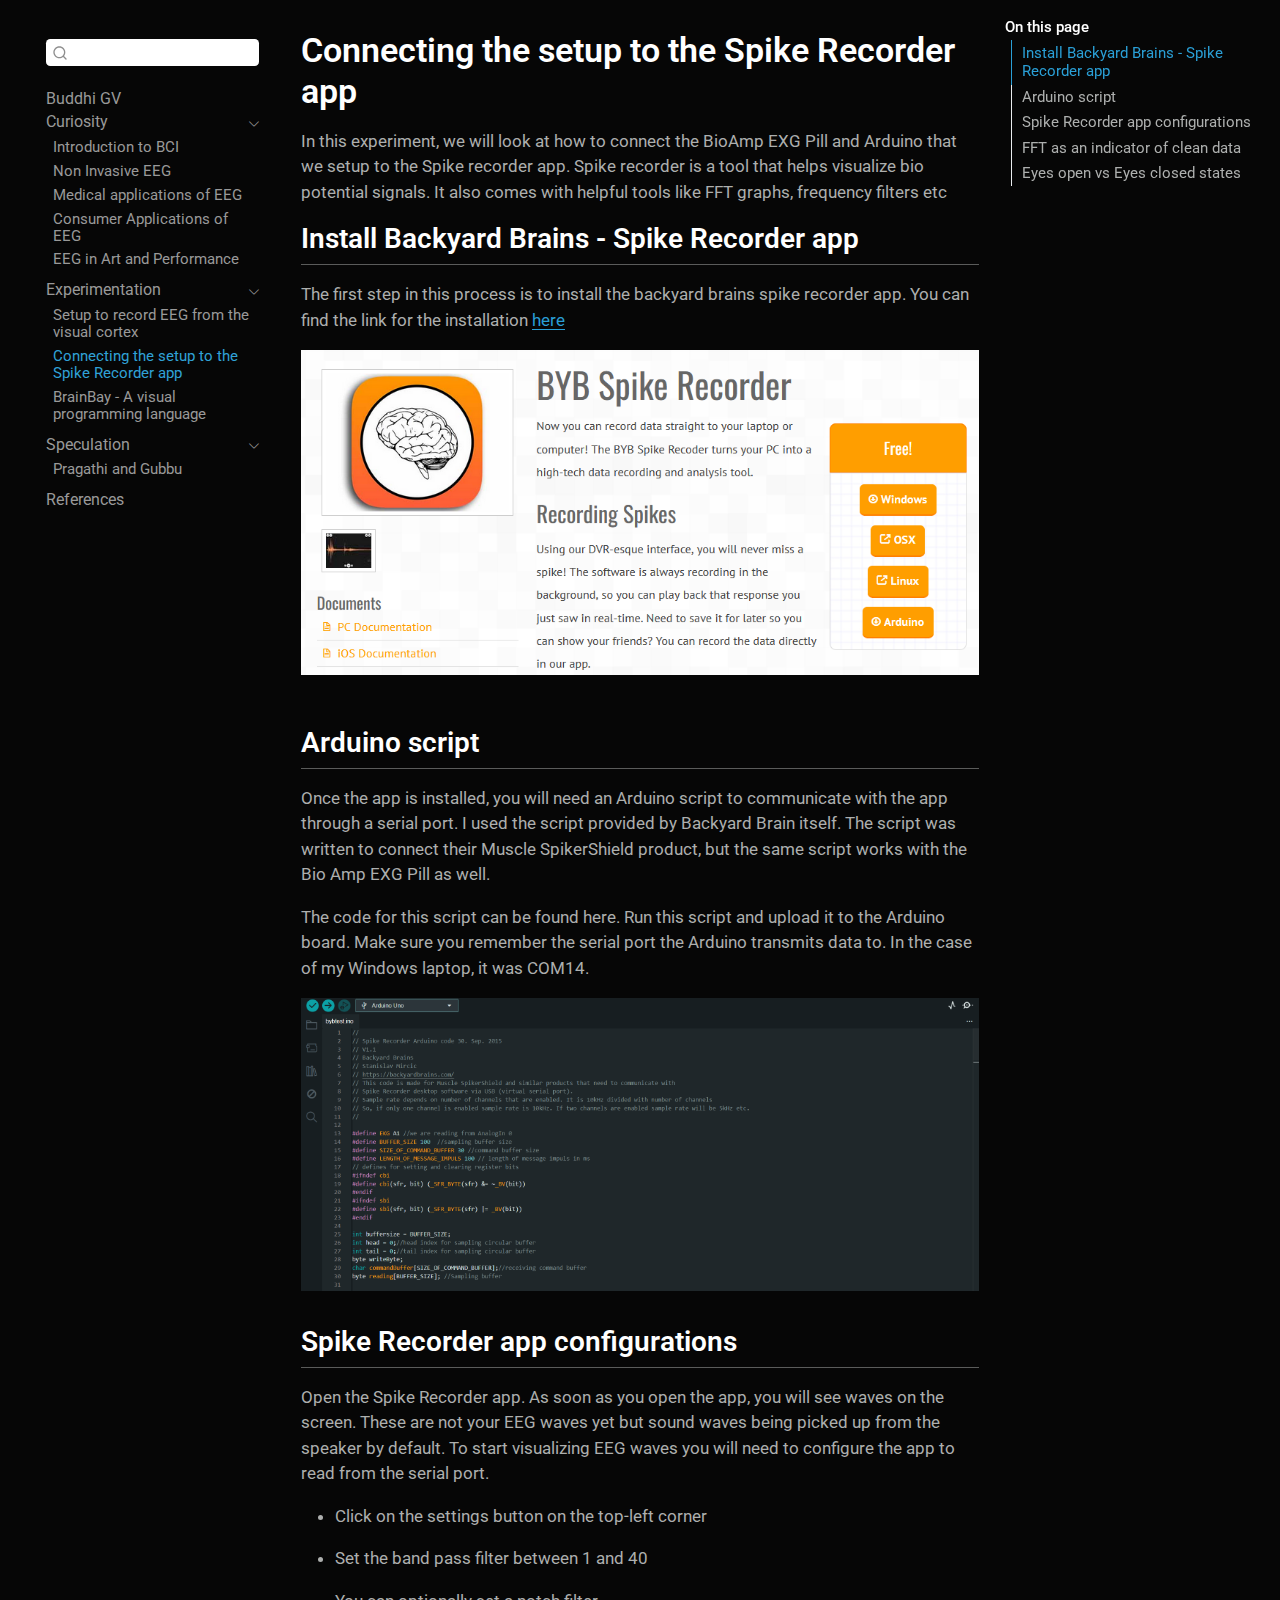
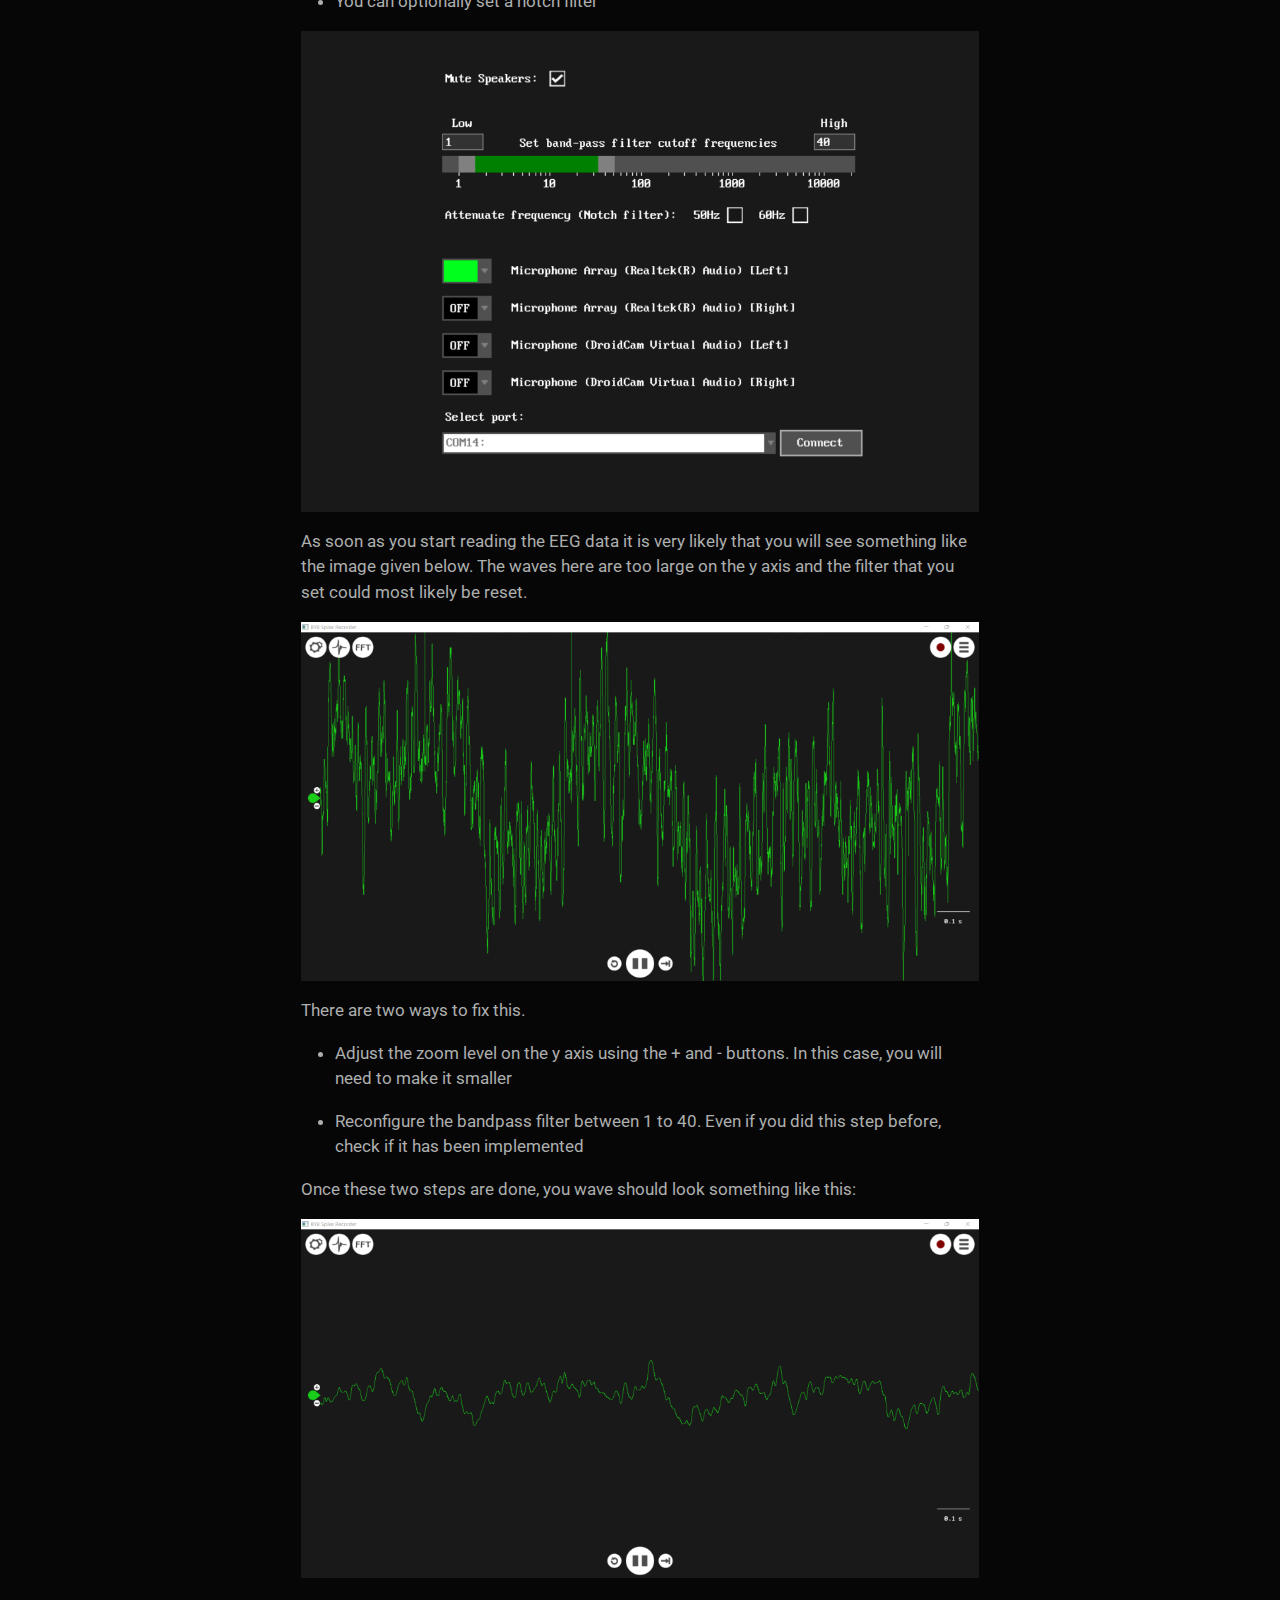
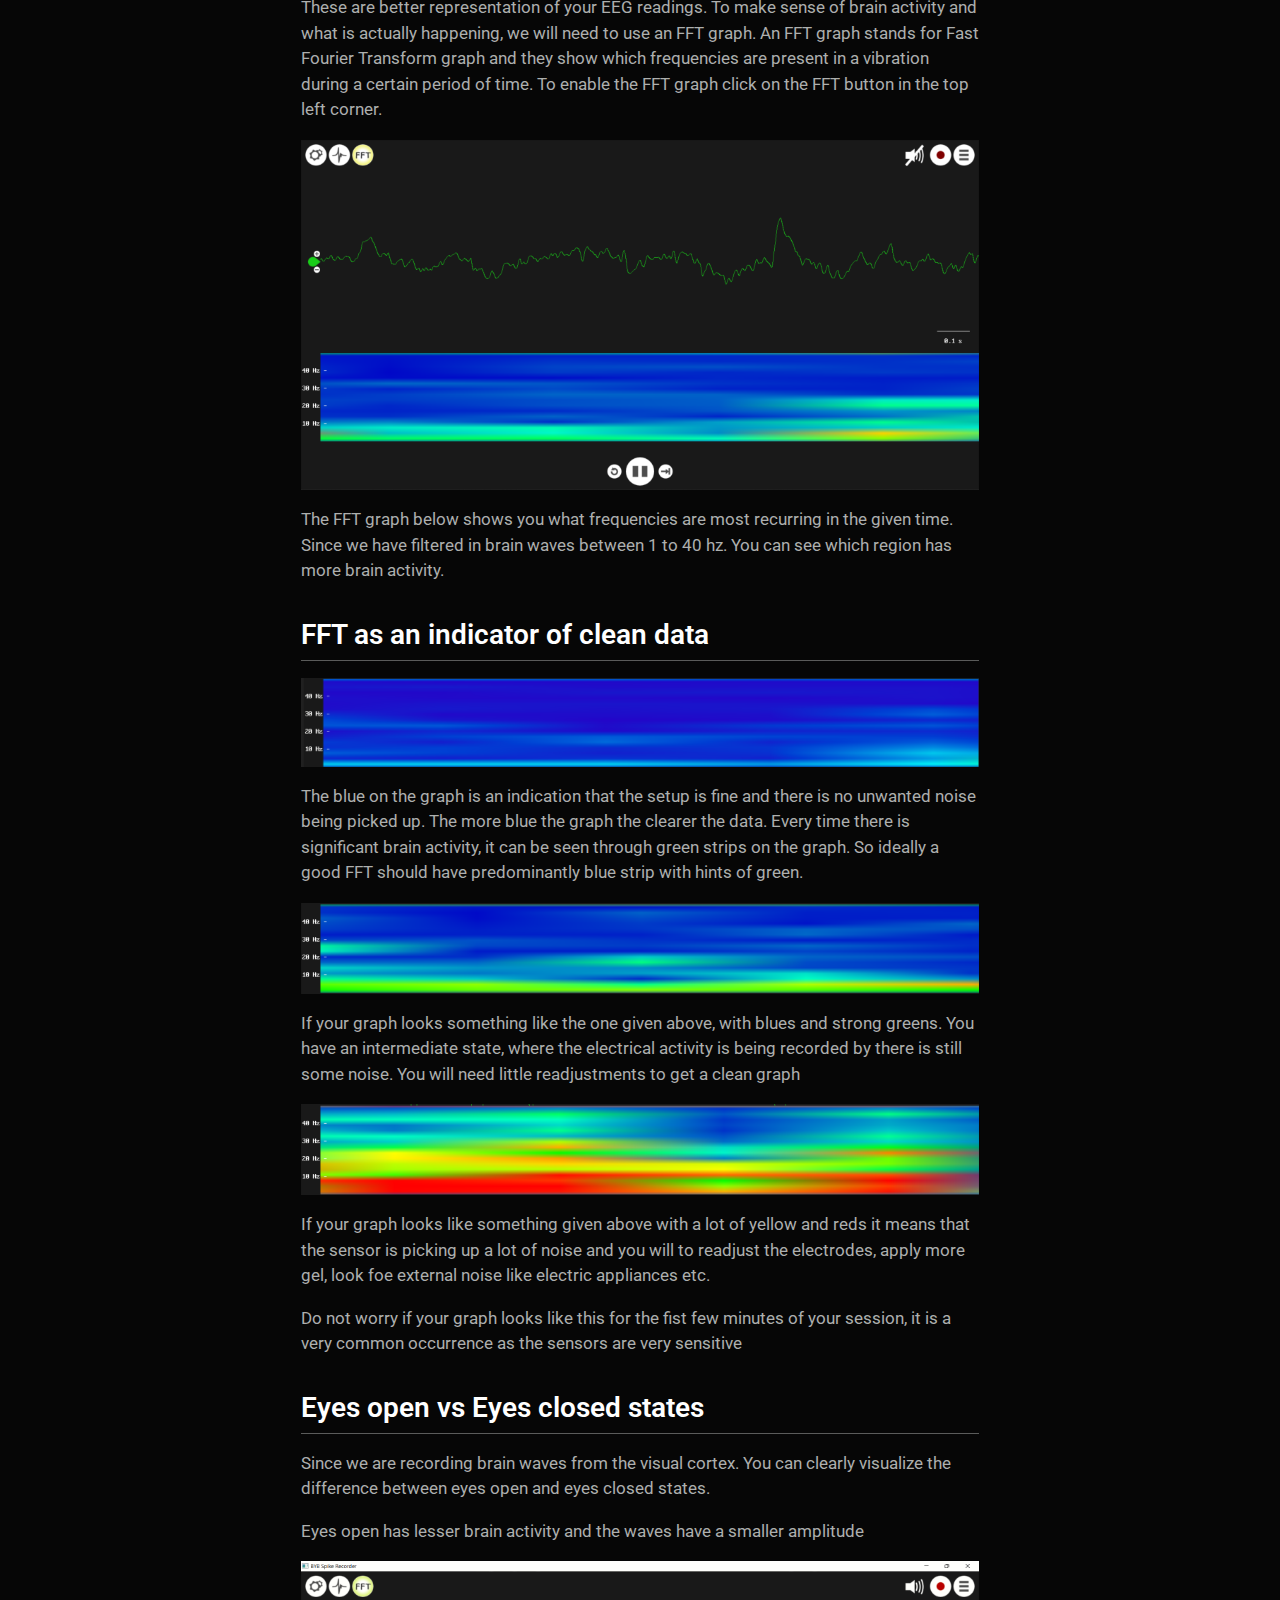
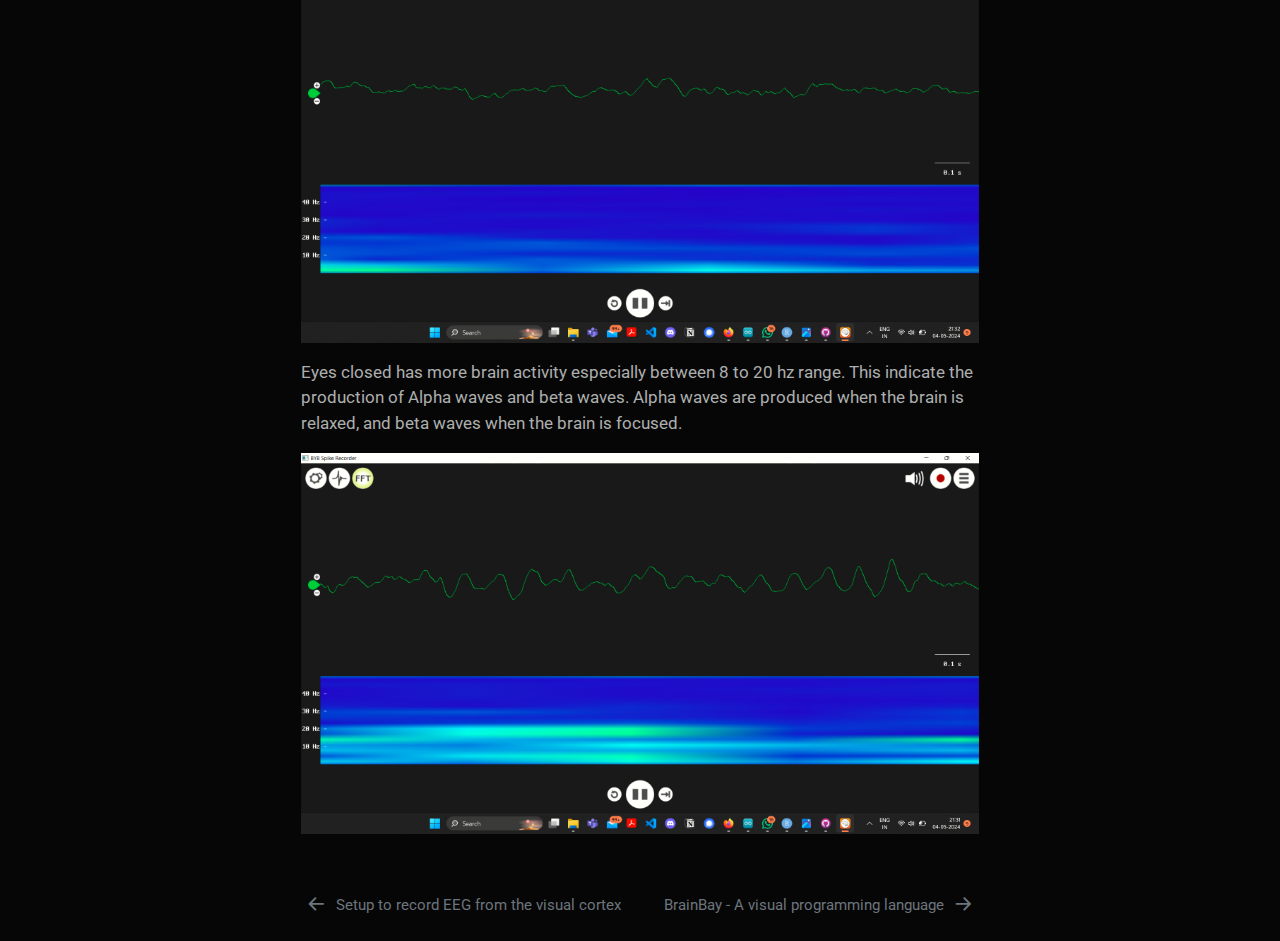
<file: _book/byb.html>
<!DOCTYPE html>
<html xmlns="http://www.w3.org/1999/xhtml" lang="en" xml:lang="en"><head>

<meta charset="utf-8">
<meta name="generator" content="quarto-1.4.553">

<meta name="viewport" content="width=device-width, initial-scale=1.0, user-scalable=yes">


<title>Connecting the setup to the Spike Recorder app</title>
<style>
code{white-space: pre-wrap;}
span.smallcaps{font-variant: small-caps;}
div.columns{display: flex; gap: min(4vw, 1.5em);}
div.column{flex: auto; overflow-x: auto;}
div.hanging-indent{margin-left: 1.5em; text-indent: -1.5em;}
ul.task-list{list-style: none;}
ul.task-list li input[type="checkbox"] {
  width: 0.8em;
  margin: 0 0.8em 0.2em -1em; /* quarto-specific, see https://github.com/quarto-dev/quarto-cli/issues/4556 */ 
  vertical-align: middle;
}
</style>


<script src="site_libs/quarto-nav/quarto-nav.js"></script>
<script src="site_libs/quarto-nav/headroom.min.js"></script>
<script src="site_libs/clipboard/clipboard.min.js"></script>
<script src="site_libs/quarto-search/autocomplete.umd.js"></script>
<script src="site_libs/quarto-search/fuse.min.js"></script>
<script src="site_libs/quarto-search/quarto-search.js"></script>
<meta name="quarto:offset" content="./">
<link href="./brbay.html" rel="next">
<link href="./record.html" rel="prev">
<link href="./images/bgv.png" rel="icon" type="image/png">
<script src="site_libs/quarto-html/quarto.js"></script>
<script src="site_libs/quarto-html/popper.min.js"></script>
<script src="site_libs/quarto-html/tippy.umd.min.js"></script>
<script src="site_libs/quarto-html/anchor.min.js"></script>
<link href="site_libs/quarto-html/tippy.css" rel="stylesheet">
<link href="site_libs/quarto-html/quarto-syntax-highlighting-dark.css" rel="stylesheet" id="quarto-text-highlighting-styles">
<script src="site_libs/bootstrap/bootstrap.min.js"></script>
<link href="site_libs/bootstrap/bootstrap-icons.css" rel="stylesheet">
<link href="site_libs/bootstrap/bootstrap.min.css" rel="stylesheet" id="quarto-bootstrap" data-mode="dark">
<script id="quarto-search-options" type="application/json">{
  "location": "sidebar",
  "copy-button": false,
  "collapse-after": 3,
  "panel-placement": "start",
  "type": "textbox",
  "limit": 50,
  "keyboard-shortcut": [
    "f",
    "/",
    "s"
  ],
  "show-item-context": false,
  "language": {
    "search-no-results-text": "No results",
    "search-matching-documents-text": "matching documents",
    "search-copy-link-title": "Copy link to search",
    "search-hide-matches-text": "Hide additional matches",
    "search-more-match-text": "more match in this document",
    "search-more-matches-text": "more matches in this document",
    "search-clear-button-title": "Clear",
    "search-text-placeholder": "",
    "search-detached-cancel-button-title": "Cancel",
    "search-submit-button-title": "Submit",
    "search-label": "Search"
  }
}</script>


</head>

<body class="nav-sidebar floating">

<div id="quarto-search-results"></div>
  <header id="quarto-header" class="headroom fixed-top">
  <nav class="quarto-secondary-nav">
    <div class="container-fluid d-flex">
      <button type="button" class="quarto-btn-toggle btn" data-bs-toggle="collapse" data-bs-target=".quarto-sidebar-collapse-item" aria-controls="quarto-sidebar" aria-expanded="false" aria-label="Toggle sidebar navigation" onclick="if (window.quartoToggleHeadroom) { window.quartoToggleHeadroom(); }">
        <i class="bi bi-layout-text-sidebar-reverse"></i>
      </button>
        <nav class="quarto-page-breadcrumbs" aria-label="breadcrumb"><ol class="breadcrumb"><li class="breadcrumb-item"><a href="./record.html">Experimentation</a></li><li class="breadcrumb-item"><a href="./byb.html"><span class="chapter-title">Connecting the setup to the Spike Recorder app</span></a></li></ol></nav>
        <a class="flex-grow-1" role="button" data-bs-toggle="collapse" data-bs-target=".quarto-sidebar-collapse-item" aria-controls="quarto-sidebar" aria-expanded="false" aria-label="Toggle sidebar navigation" onclick="if (window.quartoToggleHeadroom) { window.quartoToggleHeadroom(); }">      
        </a>
      <button type="button" class="btn quarto-search-button" aria-label="" onclick="window.quartoOpenSearch();">
        <i class="bi bi-search"></i>
      </button>
    </div>
  </nav>
</header>
<!-- content -->
<div id="quarto-content" class="quarto-container page-columns page-rows-contents page-layout-article">
<!-- sidebar -->
  <nav id="quarto-sidebar" class="sidebar collapse collapse-horizontal quarto-sidebar-collapse-item sidebar-navigation floating overflow-auto">
        <div class="mt-2 flex-shrink-0 align-items-center">
        <div class="sidebar-search">
        <div id="quarto-search" class="" title="Search"></div>
        </div>
        </div>
    <div class="sidebar-menu-container"> 
    <ul class="list-unstyled mt-1">
        <li class="sidebar-item">
  <div class="sidebar-item-container"> 
  <a href="./index.html" class="sidebar-item-text sidebar-link"><span class="chapter-title">Buddhi GV</span></a>
  </div>
</li>
        <li class="sidebar-item sidebar-item-section">
      <div class="sidebar-item-container"> 
            <a class="sidebar-item-text sidebar-link text-start" data-bs-toggle="collapse" data-bs-target="#quarto-sidebar-section-1" aria-expanded="true">
 <span class="menu-text">Curiosity</span></a>
          <a class="sidebar-item-toggle text-start" data-bs-toggle="collapse" data-bs-target="#quarto-sidebar-section-1" aria-expanded="true" aria-label="Toggle section">
            <i class="bi bi-chevron-right ms-2"></i>
          </a> 
      </div>
      <ul id="quarto-sidebar-section-1" class="collapse list-unstyled sidebar-section depth1 show">  
          <li class="sidebar-item">
  <div class="sidebar-item-container"> 
  <a href="./bci.html" class="sidebar-item-text sidebar-link"><span class="chapter-title">Introduction to BCI</span></a>
  </div>
</li>
          <li class="sidebar-item">
  <div class="sidebar-item-container"> 
  <a href="./non_invasive_eeg.html" class="sidebar-item-text sidebar-link"><span class="chapter-title">Non Invasive EEG</span></a>
  </div>
</li>
          <li class="sidebar-item">
  <div class="sidebar-item-container"> 
  <a href="./med.html" class="sidebar-item-text sidebar-link"><span class="chapter-title">Medical applications of EEG</span></a>
  </div>
</li>
          <li class="sidebar-item">
  <div class="sidebar-item-container"> 
  <a href="./consumer.html" class="sidebar-item-text sidebar-link"><span class="chapter-title">Consumer Applications of EEG</span></a>
  </div>
</li>
          <li class="sidebar-item">
  <div class="sidebar-item-container"> 
  <a href="./art.html" class="sidebar-item-text sidebar-link"><span class="chapter-title">EEG in Art and Performance</span></a>
  </div>
</li>
      </ul>
  </li>
        <li class="sidebar-item sidebar-item-section">
      <div class="sidebar-item-container"> 
            <a class="sidebar-item-text sidebar-link text-start" data-bs-toggle="collapse" data-bs-target="#quarto-sidebar-section-2" aria-expanded="true">
 <span class="menu-text">Experimentation</span></a>
          <a class="sidebar-item-toggle text-start" data-bs-toggle="collapse" data-bs-target="#quarto-sidebar-section-2" aria-expanded="true" aria-label="Toggle section">
            <i class="bi bi-chevron-right ms-2"></i>
          </a> 
      </div>
      <ul id="quarto-sidebar-section-2" class="collapse list-unstyled sidebar-section depth1 show">  
          <li class="sidebar-item">
  <div class="sidebar-item-container"> 
  <a href="./record.html" class="sidebar-item-text sidebar-link"><span class="chapter-title">Setup to record EEG from the visual cortex</span></a>
  </div>
</li>
          <li class="sidebar-item">
  <div class="sidebar-item-container"> 
  <a href="./byb.html" class="sidebar-item-text sidebar-link active"><span class="chapter-title">Connecting the setup to the Spike Recorder app</span></a>
  </div>
</li>
          <li class="sidebar-item">
  <div class="sidebar-item-container"> 
  <a href="./brbay.html" class="sidebar-item-text sidebar-link"><span class="chapter-title">BrainBay - A visual programming language</span></a>
  </div>
</li>
      </ul>
  </li>
        <li class="sidebar-item sidebar-item-section">
      <div class="sidebar-item-container"> 
            <a class="sidebar-item-text sidebar-link text-start" data-bs-toggle="collapse" data-bs-target="#quarto-sidebar-section-3" aria-expanded="true">
 <span class="menu-text">Speculation</span></a>
          <a class="sidebar-item-toggle text-start" data-bs-toggle="collapse" data-bs-target="#quarto-sidebar-section-3" aria-expanded="true" aria-label="Toggle section">
            <i class="bi bi-chevron-right ms-2"></i>
          </a> 
      </div>
      <ul id="quarto-sidebar-section-3" class="collapse list-unstyled sidebar-section depth1 show">  
          <li class="sidebar-item">
  <div class="sidebar-item-container"> 
  <a href="./summary.html" class="sidebar-item-text sidebar-link"><span class="chapter-title">Pragathi and Gubbu</span></a>
  </div>
</li>
      </ul>
  </li>
        <li class="sidebar-item">
  <div class="sidebar-item-container"> 
  <a href="./references.html" class="sidebar-item-text sidebar-link">
 <span class="menu-text">References</span></a>
  </div>
</li>
    </ul>
    </div>
</nav>
<div id="quarto-sidebar-glass" class="quarto-sidebar-collapse-item" data-bs-toggle="collapse" data-bs-target=".quarto-sidebar-collapse-item"></div>
<!-- margin-sidebar -->
    <div id="quarto-margin-sidebar" class="sidebar margin-sidebar">
        <nav id="TOC" role="doc-toc" class="toc-active">
    <h2 id="toc-title">On this page</h2>
   
  <ul>
  <li><a href="#install-backyard-brains---spike-recorder-app" id="toc-install-backyard-brains---spike-recorder-app" class="nav-link active" data-scroll-target="#install-backyard-brains---spike-recorder-app">Install Backyard Brains - Spike Recorder app</a></li>
  <li><a href="#arduino-script" id="toc-arduino-script" class="nav-link" data-scroll-target="#arduino-script">Arduino script</a></li>
  <li><a href="#spike-recorder-app-configurations" id="toc-spike-recorder-app-configurations" class="nav-link" data-scroll-target="#spike-recorder-app-configurations">Spike Recorder app configurations</a></li>
  <li><a href="#fft-as-an-indicator-of-clean-data" id="toc-fft-as-an-indicator-of-clean-data" class="nav-link" data-scroll-target="#fft-as-an-indicator-of-clean-data">FFT as an indicator of clean data</a></li>
  <li><a href="#eyes-open-vs-eyes-closed-states" id="toc-eyes-open-vs-eyes-closed-states" class="nav-link" data-scroll-target="#eyes-open-vs-eyes-closed-states">Eyes open vs Eyes closed states</a></li>
  </ul>
</nav>
    </div>
<!-- main -->
<main class="content" id="quarto-document-content">

<header id="title-block-header">
<h1 class="title display-7"><span class="chapter-title">Connecting the setup to the Spike Recorder app</span></h1>

</header>


<p>In this experiment, we will look at how to connect the BioAmp EXG Pill and Arduino that we setup to the Spike recorder app. Spike recorder is a tool that helps visualize bio potential signals. It also comes with helpful tools like FFT graphs, frequency filters etc</p>
<section id="install-backyard-brains---spike-recorder-app" class="level2">
<h2 class="anchored" data-anchor-id="install-backyard-brains---spike-recorder-app">Install Backyard Brains - Spike Recorder app</h2>
<p>The first step in this process is to install the backyard brains spike recorder app. You can find the link for the installation <a href="https://backyardbrains.com/products/spikerecorder">here</a></p>
<div class="quarto-figure quarto-figure-center">
<figure class="figure">
<p><img src="images/clipboard-1284036578.png" class="img-fluid quarto-figure quarto-figure-center figure-img"></p>
</figure>
</div>
</section>
<section id="arduino-script" class="level2">
<h2 class="anchored" data-anchor-id="arduino-script">Arduino script</h2>
<p>Once the app is installed, you will need an Arduino script to communicate with the app through a serial port. I used the script provided by Backyard Brain itself. The script was written to connect their Muscle SpikerShield product, but the same script works with the Bio Amp EXG Pill as well.</p>
<p>The code for this script can be found here. Run this script and upload it to the Arduino board. Make sure you remember the serial port the Arduino transmits data to. In the case of my Windows laptop, it was COM14.</p>
<p><img src="images/clipboard-2071281161.png" class="img-fluid"></p>
</section>
<section id="spike-recorder-app-configurations" class="level2">
<h2 class="anchored" data-anchor-id="spike-recorder-app-configurations">Spike Recorder app configurations</h2>
<p>Open the Spike Recorder app. As soon as you open the app, you will see waves on the screen. These are not your EEG waves yet but sound waves being picked up from the speaker by default. To start visualizing EEG waves you will need to configure the app to read from the serial port.</p>
<ul>
<li><p>Click on the settings button on the top-left corner</p></li>
<li><p>Set the band pass filter between 1 and 40</p></li>
<li><p>You can optionally set a notch filter</p></li>
</ul>
<p><img src="images/clipboard-1531367267.png" class="img-fluid"></p>
<p>As soon as you start reading the EEG data it is very likely that you will see something like the image given below. The waves here are too large on the y axis and the filter that you set could most likely be reset.</p>
<p><img src="images/clipboard-531262790.png" class="img-fluid"></p>
<p>There are two ways to fix this.</p>
<ul>
<li><p>Adjust the zoom level on the y axis using the + and - buttons. In this case, you will need to make it smaller</p></li>
<li><p>Reconfigure the bandpass filter between 1 to 40. Even if you did this step before, check if it has been implemented</p></li>
</ul>
<p>Once these two steps are done, you wave should look something like this:</p>
<p><img src="images/clipboard-1600982436.png" class="img-fluid"></p>
<p>These are better representation of your EEG readings. To make sense of brain activity and what is actually happening, we will need to use an FFT graph. An FFT graph stands for Fast Fourier Transform graph and they show which frequencies are present in a vibration during a certain period of time. To enable the FFT graph click on the FFT button in the top left corner.</p>
<p><img src="images/clipboard-1062802552.png" class="img-fluid"></p>
<p>The FFT graph below shows you what frequencies are most recurring in the given time. Since we have filtered in brain waves between 1 to 40 hz. You can see which region has more brain activity.</p>
</section>
<section id="fft-as-an-indicator-of-clean-data" class="level2">
<h2 class="anchored" data-anchor-id="fft-as-an-indicator-of-clean-data">FFT as an indicator of clean data</h2>
<p><img src="images/clipboard-3912656479.png" class="img-fluid"></p>
<p>The blue on the graph is an indication that the setup is fine and there is no unwanted noise being picked up. The more blue the graph the clearer the data. Every time there is significant brain activity, it can be seen through green strips on the graph. So ideally a good FFT should have predominantly blue strip with hints of green.</p>
<p><img src="images/clipboard-366686405.png" class="img-fluid"></p>
<p>If your graph looks something like the one given above, with blues and strong greens. You have an intermediate state, where the electrical activity is being recorded by there is still some noise. You will need little readjustments to get a clean graph</p>
<p><img src="images/clipboard-924868132.png" class="img-fluid"></p>
<p>If your graph looks like something given above with a lot of yellow and reds it means that the sensor is picking up a lot of noise and you will to readjust the electrodes, apply more gel, look foe external noise like electric appliances etc.</p>
<p>Do not worry if your graph looks like this for the fist few minutes of your session, it is a very common occurrence as the sensors are very sensitive</p>
</section>
<section id="eyes-open-vs-eyes-closed-states" class="level2">
<h2 class="anchored" data-anchor-id="eyes-open-vs-eyes-closed-states">Eyes open vs Eyes closed states</h2>
<p>Since we are recording brain waves from the visual cortex. You can clearly visualize the difference between eyes open and eyes closed states.</p>
<p>Eyes open has lesser brain activity and the waves have a smaller amplitude</p>
<p><img src="images/Screenshot (262).png" class="img-fluid"></p>
<p>Eyes closed has more brain activity especially between 8 to 20 hz range. This indicate the production of Alpha waves and beta waves. Alpha waves are produced when the brain is relaxed, and beta waves when the brain is focused.</p>
<p><img src="images/Screenshot (239).png" class="img-fluid"></p>


</section>

</main> <!-- /main -->
<script id="quarto-html-after-body" type="application/javascript">
window.document.addEventListener("DOMContentLoaded", function (event) {
  const toggleBodyColorMode = (bsSheetEl) => {
    const mode = bsSheetEl.getAttribute("data-mode");
    const bodyEl = window.document.querySelector("body");
    if (mode === "dark") {
      bodyEl.classList.add("quarto-dark");
      bodyEl.classList.remove("quarto-light");
    } else {
      bodyEl.classList.add("quarto-light");
      bodyEl.classList.remove("quarto-dark");
    }
  }
  const toggleBodyColorPrimary = () => {
    const bsSheetEl = window.document.querySelector("link#quarto-bootstrap");
    if (bsSheetEl) {
      toggleBodyColorMode(bsSheetEl);
    }
  }
  toggleBodyColorPrimary();  
  const icon = "";
  const anchorJS = new window.AnchorJS();
  anchorJS.options = {
    placement: 'right',
    icon: icon
  };
  anchorJS.add('.anchored');
  const isCodeAnnotation = (el) => {
    for (const clz of el.classList) {
      if (clz.startsWith('code-annotation-')) {                     
        return true;
      }
    }
    return false;
  }
  const clipboard = new window.ClipboardJS('.code-copy-button', {
    text: function(trigger) {
      const codeEl = trigger.previousElementSibling.cloneNode(true);
      for (const childEl of codeEl.children) {
        if (isCodeAnnotation(childEl)) {
          childEl.remove();
        }
      }
      return codeEl.innerText;
    }
  });
  clipboard.on('success', function(e) {
    // button target
    const button = e.trigger;
    // don't keep focus
    button.blur();
    // flash "checked"
    button.classList.add('code-copy-button-checked');
    var currentTitle = button.getAttribute("title");
    button.setAttribute("title", "Copied!");
    let tooltip;
    if (window.bootstrap) {
      button.setAttribute("data-bs-toggle", "tooltip");
      button.setAttribute("data-bs-placement", "left");
      button.setAttribute("data-bs-title", "Copied!");
      tooltip = new bootstrap.Tooltip(button, 
        { trigger: "manual", 
          customClass: "code-copy-button-tooltip",
          offset: [0, -8]});
      tooltip.show();    
    }
    setTimeout(function() {
      if (tooltip) {
        tooltip.hide();
        button.removeAttribute("data-bs-title");
        button.removeAttribute("data-bs-toggle");
        button.removeAttribute("data-bs-placement");
      }
      button.setAttribute("title", currentTitle);
      button.classList.remove('code-copy-button-checked');
    }, 1000);
    // clear code selection
    e.clearSelection();
  });
    var localhostRegex = new RegExp(/^(?:http|https):\/\/localhost\:?[0-9]*\//);
    var mailtoRegex = new RegExp(/^mailto:/);
      var filterRegex = new RegExp('/' + window.location.host + '/');
    var isInternal = (href) => {
        return filterRegex.test(href) || localhostRegex.test(href) || mailtoRegex.test(href);
    }
    // Inspect non-navigation links and adorn them if external
 	var links = window.document.querySelectorAll('a[href]:not(.nav-link):not(.navbar-brand):not(.toc-action):not(.sidebar-link):not(.sidebar-item-toggle):not(.pagination-link):not(.no-external):not([aria-hidden]):not(.dropdown-item):not(.quarto-navigation-tool)');
    for (var i=0; i<links.length; i++) {
      const link = links[i];
      if (!isInternal(link.href)) {
        // undo the damage that might have been done by quarto-nav.js in the case of
        // links that we want to consider external
        if (link.dataset.originalHref !== undefined) {
          link.href = link.dataset.originalHref;
        }
      }
    }
  function tippyHover(el, contentFn, onTriggerFn, onUntriggerFn) {
    const config = {
      allowHTML: true,
      maxWidth: 500,
      delay: 100,
      arrow: false,
      appendTo: function(el) {
          return el.parentElement;
      },
      interactive: true,
      interactiveBorder: 10,
      theme: 'quarto',
      placement: 'bottom-start',
    };
    if (contentFn) {
      config.content = contentFn;
    }
    if (onTriggerFn) {
      config.onTrigger = onTriggerFn;
    }
    if (onUntriggerFn) {
      config.onUntrigger = onUntriggerFn;
    }
    window.tippy(el, config); 
  }
  const noterefs = window.document.querySelectorAll('a[role="doc-noteref"]');
  for (var i=0; i<noterefs.length; i++) {
    const ref = noterefs[i];
    tippyHover(ref, function() {
      // use id or data attribute instead here
      let href = ref.getAttribute('data-footnote-href') || ref.getAttribute('href');
      try { href = new URL(href).hash; } catch {}
      const id = href.replace(/^#\/?/, "");
      const note = window.document.getElementById(id);
      if (note) {
        return note.innerHTML;
      } else {
        return "";
      }
    });
  }
  const xrefs = window.document.querySelectorAll('a.quarto-xref');
  const processXRef = (id, note) => {
    // Strip column container classes
    const stripColumnClz = (el) => {
      el.classList.remove("page-full", "page-columns");
      if (el.children) {
        for (const child of el.children) {
          stripColumnClz(child);
        }
      }
    }
    stripColumnClz(note)
    if (id === null || id.startsWith('sec-')) {
      // Special case sections, only their first couple elements
      const container = document.createElement("div");
      if (note.children && note.children.length > 2) {
        container.appendChild(note.children[0].cloneNode(true));
        for (let i = 1; i < note.children.length; i++) {
          const child = note.children[i];
          if (child.tagName === "P" && child.innerText === "") {
            continue;
          } else {
            container.appendChild(child.cloneNode(true));
            break;
          }
        }
        if (window.Quarto?.typesetMath) {
          window.Quarto.typesetMath(container);
        }
        return container.innerHTML
      } else {
        if (window.Quarto?.typesetMath) {
          window.Quarto.typesetMath(note);
        }
        return note.innerHTML;
      }
    } else {
      // Remove any anchor links if they are present
      const anchorLink = note.querySelector('a.anchorjs-link');
      if (anchorLink) {
        anchorLink.remove();
      }
      if (window.Quarto?.typesetMath) {
        window.Quarto.typesetMath(note);
      }
      // TODO in 1.5, we should make sure this works without a callout special case
      if (note.classList.contains("callout")) {
        return note.outerHTML;
      } else {
        return note.innerHTML;
      }
    }
  }
  for (var i=0; i<xrefs.length; i++) {
    const xref = xrefs[i];
    tippyHover(xref, undefined, function(instance) {
      instance.disable();
      let url = xref.getAttribute('href');
      let hash = undefined; 
      if (url.startsWith('#')) {
        hash = url;
      } else {
        try { hash = new URL(url).hash; } catch {}
      }
      if (hash) {
        const id = hash.replace(/^#\/?/, "");
        const note = window.document.getElementById(id);
        if (note !== null) {
          try {
            const html = processXRef(id, note.cloneNode(true));
            instance.setContent(html);
          } finally {
            instance.enable();
            instance.show();
          }
        } else {
          // See if we can fetch this
          fetch(url.split('#')[0])
          .then(res => res.text())
          .then(html => {
            const parser = new DOMParser();
            const htmlDoc = parser.parseFromString(html, "text/html");
            const note = htmlDoc.getElementById(id);
            if (note !== null) {
              const html = processXRef(id, note);
              instance.setContent(html);
            } 
          }).finally(() => {
            instance.enable();
            instance.show();
          });
        }
      } else {
        // See if we can fetch a full url (with no hash to target)
        // This is a special case and we should probably do some content thinning / targeting
        fetch(url)
        .then(res => res.text())
        .then(html => {
          const parser = new DOMParser();
          const htmlDoc = parser.parseFromString(html, "text/html");
          const note = htmlDoc.querySelector('main.content');
          if (note !== null) {
            // This should only happen for chapter cross references
            // (since there is no id in the URL)
            // remove the first header
            if (note.children.length > 0 && note.children[0].tagName === "HEADER") {
              note.children[0].remove();
            }
            const html = processXRef(null, note);
            instance.setContent(html);
          } 
        }).finally(() => {
          instance.enable();
          instance.show();
        });
      }
    }, function(instance) {
    });
  }
      let selectedAnnoteEl;
      const selectorForAnnotation = ( cell, annotation) => {
        let cellAttr = 'data-code-cell="' + cell + '"';
        let lineAttr = 'data-code-annotation="' +  annotation + '"';
        const selector = 'span[' + cellAttr + '][' + lineAttr + ']';
        return selector;
      }
      const selectCodeLines = (annoteEl) => {
        const doc = window.document;
        const targetCell = annoteEl.getAttribute("data-target-cell");
        const targetAnnotation = annoteEl.getAttribute("data-target-annotation");
        const annoteSpan = window.document.querySelector(selectorForAnnotation(targetCell, targetAnnotation));
        const lines = annoteSpan.getAttribute("data-code-lines").split(",");
        const lineIds = lines.map((line) => {
          return targetCell + "-" + line;
        })
        let top = null;
        let height = null;
        let parent = null;
        if (lineIds.length > 0) {
            //compute the position of the single el (top and bottom and make a div)
            const el = window.document.getElementById(lineIds[0]);
            top = el.offsetTop;
            height = el.offsetHeight;
            parent = el.parentElement.parentElement;
          if (lineIds.length > 1) {
            const lastEl = window.document.getElementById(lineIds[lineIds.length - 1]);
            const bottom = lastEl.offsetTop + lastEl.offsetHeight;
            height = bottom - top;
          }
          if (top !== null && height !== null && parent !== null) {
            // cook up a div (if necessary) and position it 
            let div = window.document.getElementById("code-annotation-line-highlight");
            if (div === null) {
              div = window.document.createElement("div");
              div.setAttribute("id", "code-annotation-line-highlight");
              div.style.position = 'absolute';
              parent.appendChild(div);
            }
            div.style.top = top - 2 + "px";
            div.style.height = height + 4 + "px";
            div.style.left = 0;
            let gutterDiv = window.document.getElementById("code-annotation-line-highlight-gutter");
            if (gutterDiv === null) {
              gutterDiv = window.document.createElement("div");
              gutterDiv.setAttribute("id", "code-annotation-line-highlight-gutter");
              gutterDiv.style.position = 'absolute';
              const codeCell = window.document.getElementById(targetCell);
              const gutter = codeCell.querySelector('.code-annotation-gutter');
              gutter.appendChild(gutterDiv);
            }
            gutterDiv.style.top = top - 2 + "px";
            gutterDiv.style.height = height + 4 + "px";
          }
          selectedAnnoteEl = annoteEl;
        }
      };
      const unselectCodeLines = () => {
        const elementsIds = ["code-annotation-line-highlight", "code-annotation-line-highlight-gutter"];
        elementsIds.forEach((elId) => {
          const div = window.document.getElementById(elId);
          if (div) {
            div.remove();
          }
        });
        selectedAnnoteEl = undefined;
      };
        // Handle positioning of the toggle
    window.addEventListener(
      "resize",
      throttle(() => {
        elRect = undefined;
        if (selectedAnnoteEl) {
          selectCodeLines(selectedAnnoteEl);
        }
      }, 10)
    );
    function throttle(fn, ms) {
    let throttle = false;
    let timer;
      return (...args) => {
        if(!throttle) { // first call gets through
            fn.apply(this, args);
            throttle = true;
        } else { // all the others get throttled
            if(timer) clearTimeout(timer); // cancel #2
            timer = setTimeout(() => {
              fn.apply(this, args);
              timer = throttle = false;
            }, ms);
        }
      };
    }
      // Attach click handler to the DT
      const annoteDls = window.document.querySelectorAll('dt[data-target-cell]');
      for (const annoteDlNode of annoteDls) {
        annoteDlNode.addEventListener('click', (event) => {
          const clickedEl = event.target;
          if (clickedEl !== selectedAnnoteEl) {
            unselectCodeLines();
            const activeEl = window.document.querySelector('dt[data-target-cell].code-annotation-active');
            if (activeEl) {
              activeEl.classList.remove('code-annotation-active');
            }
            selectCodeLines(clickedEl);
            clickedEl.classList.add('code-annotation-active');
          } else {
            // Unselect the line
            unselectCodeLines();
            clickedEl.classList.remove('code-annotation-active');
          }
        });
      }
  const findCites = (el) => {
    const parentEl = el.parentElement;
    if (parentEl) {
      const cites = parentEl.dataset.cites;
      if (cites) {
        return {
          el,
          cites: cites.split(' ')
        };
      } else {
        return findCites(el.parentElement)
      }
    } else {
      return undefined;
    }
  };
  var bibliorefs = window.document.querySelectorAll('a[role="doc-biblioref"]');
  for (var i=0; i<bibliorefs.length; i++) {
    const ref = bibliorefs[i];
    const citeInfo = findCites(ref);
    if (citeInfo) {
      tippyHover(citeInfo.el, function() {
        var popup = window.document.createElement('div');
        citeInfo.cites.forEach(function(cite) {
          var citeDiv = window.document.createElement('div');
          citeDiv.classList.add('hanging-indent');
          citeDiv.classList.add('csl-entry');
          var biblioDiv = window.document.getElementById('ref-' + cite);
          if (biblioDiv) {
            citeDiv.innerHTML = biblioDiv.innerHTML;
          }
          popup.appendChild(citeDiv);
        });
        return popup.innerHTML;
      });
    }
  }
});
</script>
<nav class="page-navigation">
  <div class="nav-page nav-page-previous">
      <a href="./record.html" class="pagination-link" aria-label="Setup to record EEG from the visual cortex">
        <i class="bi bi-arrow-left-short"></i> <span class="nav-page-text"><span class="chapter-title">Setup to record EEG from the visual cortex</span></span>
      </a>          
  </div>
  <div class="nav-page nav-page-next">
      <a href="./brbay.html" class="pagination-link" aria-label="BrainBay - A visual programming language">
        <span class="nav-page-text"><span class="chapter-title">BrainBay - A visual programming language</span></span> <i class="bi bi-arrow-right-short"></i>
      </a>
  </div>
</nav>
</div> <!-- /content -->




</body></html>
</file>
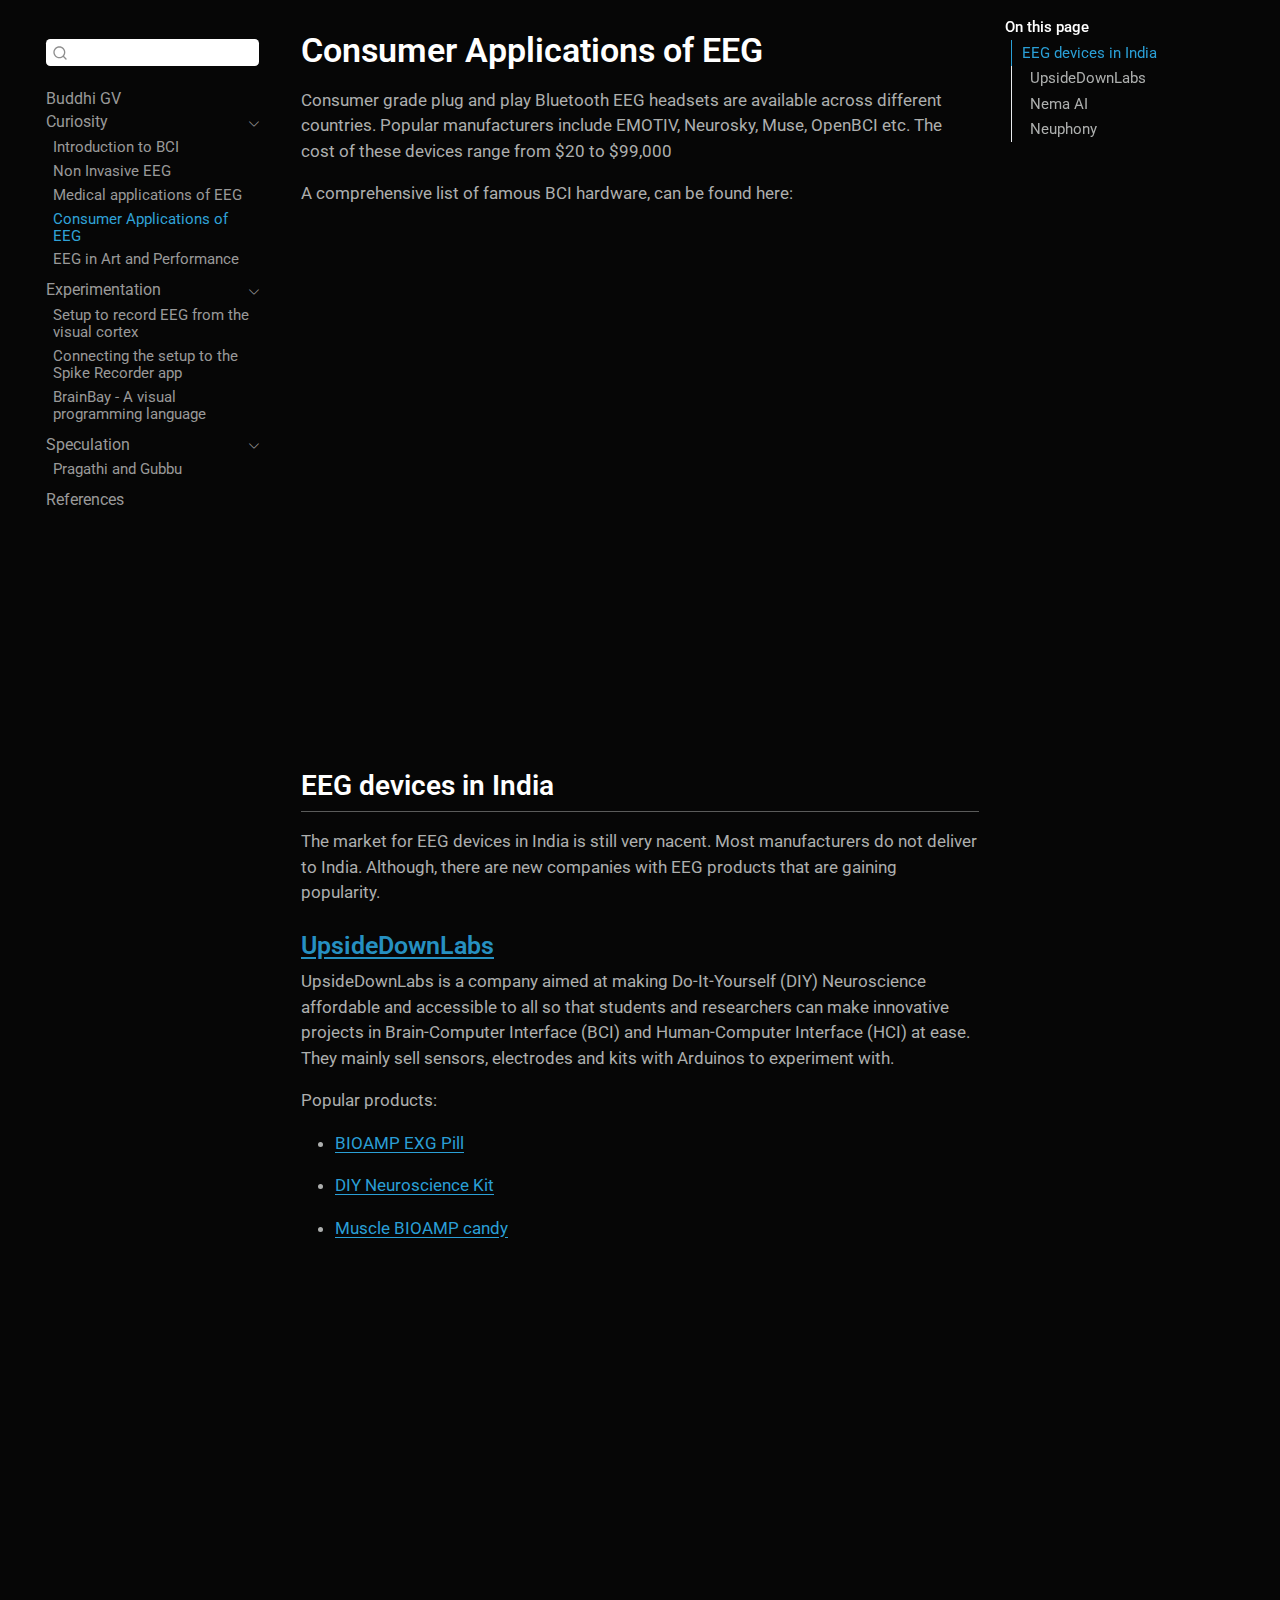
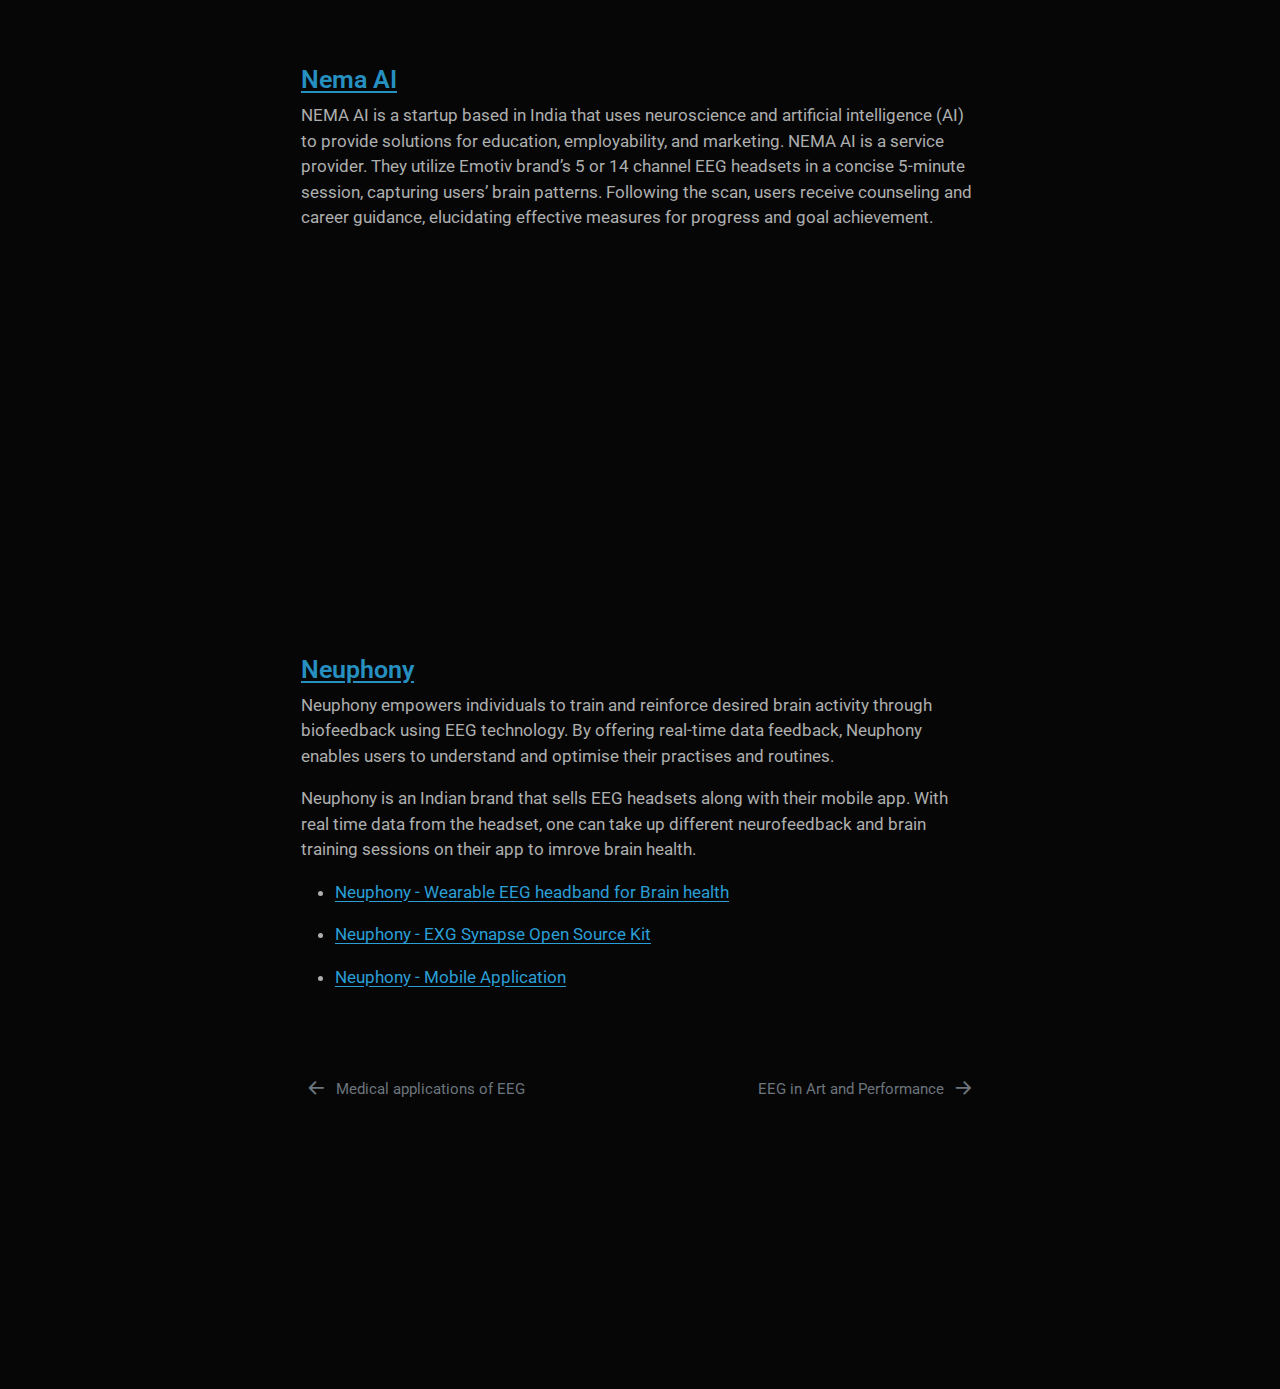
<file: _book/consumer.html>
<!DOCTYPE html>
<html xmlns="http://www.w3.org/1999/xhtml" lang="en" xml:lang="en"><head>

<meta charset="utf-8">
<meta name="generator" content="quarto-1.4.553">

<meta name="viewport" content="width=device-width, initial-scale=1.0, user-scalable=yes">


<title>Consumer Applications of EEG</title>
<style>
code{white-space: pre-wrap;}
span.smallcaps{font-variant: small-caps;}
div.columns{display: flex; gap: min(4vw, 1.5em);}
div.column{flex: auto; overflow-x: auto;}
div.hanging-indent{margin-left: 1.5em; text-indent: -1.5em;}
ul.task-list{list-style: none;}
ul.task-list li input[type="checkbox"] {
  width: 0.8em;
  margin: 0 0.8em 0.2em -1em; /* quarto-specific, see https://github.com/quarto-dev/quarto-cli/issues/4556 */ 
  vertical-align: middle;
}
</style>


<script src="site_libs/quarto-nav/quarto-nav.js"></script>
<script src="site_libs/quarto-nav/headroom.min.js"></script>
<script src="site_libs/clipboard/clipboard.min.js"></script>
<script src="site_libs/quarto-search/autocomplete.umd.js"></script>
<script src="site_libs/quarto-search/fuse.min.js"></script>
<script src="site_libs/quarto-search/quarto-search.js"></script>
<meta name="quarto:offset" content="./">
<link href="./art.html" rel="next">
<link href="./med.html" rel="prev">
<link href="./images/bgv.png" rel="icon" type="image/png">
<script src="site_libs/quarto-html/quarto.js"></script>
<script src="site_libs/quarto-html/popper.min.js"></script>
<script src="site_libs/quarto-html/tippy.umd.min.js"></script>
<script src="site_libs/quarto-html/anchor.min.js"></script>
<link href="site_libs/quarto-html/tippy.css" rel="stylesheet">
<link href="site_libs/quarto-html/quarto-syntax-highlighting-dark.css" rel="stylesheet" id="quarto-text-highlighting-styles">
<script src="site_libs/bootstrap/bootstrap.min.js"></script>
<link href="site_libs/bootstrap/bootstrap-icons.css" rel="stylesheet">
<link href="site_libs/bootstrap/bootstrap.min.css" rel="stylesheet" id="quarto-bootstrap" data-mode="dark">
<script id="quarto-search-options" type="application/json">{
  "location": "sidebar",
  "copy-button": false,
  "collapse-after": 3,
  "panel-placement": "start",
  "type": "textbox",
  "limit": 50,
  "keyboard-shortcut": [
    "f",
    "/",
    "s"
  ],
  "show-item-context": false,
  "language": {
    "search-no-results-text": "No results",
    "search-matching-documents-text": "matching documents",
    "search-copy-link-title": "Copy link to search",
    "search-hide-matches-text": "Hide additional matches",
    "search-more-match-text": "more match in this document",
    "search-more-matches-text": "more matches in this document",
    "search-clear-button-title": "Clear",
    "search-text-placeholder": "",
    "search-detached-cancel-button-title": "Cancel",
    "search-submit-button-title": "Submit",
    "search-label": "Search"
  }
}</script>


</head>

<body class="nav-sidebar floating">

<div id="quarto-search-results"></div>
  <header id="quarto-header" class="headroom fixed-top">
  <nav class="quarto-secondary-nav">
    <div class="container-fluid d-flex">
      <button type="button" class="quarto-btn-toggle btn" data-bs-toggle="collapse" data-bs-target=".quarto-sidebar-collapse-item" aria-controls="quarto-sidebar" aria-expanded="false" aria-label="Toggle sidebar navigation" onclick="if (window.quartoToggleHeadroom) { window.quartoToggleHeadroom(); }">
        <i class="bi bi-layout-text-sidebar-reverse"></i>
      </button>
        <nav class="quarto-page-breadcrumbs" aria-label="breadcrumb"><ol class="breadcrumb"><li class="breadcrumb-item"><a href="./bci.html">Curiosity</a></li><li class="breadcrumb-item"><a href="./consumer.html"><span class="chapter-title">Consumer Applications of EEG</span></a></li></ol></nav>
        <a class="flex-grow-1" role="button" data-bs-toggle="collapse" data-bs-target=".quarto-sidebar-collapse-item" aria-controls="quarto-sidebar" aria-expanded="false" aria-label="Toggle sidebar navigation" onclick="if (window.quartoToggleHeadroom) { window.quartoToggleHeadroom(); }">      
        </a>
      <button type="button" class="btn quarto-search-button" aria-label="" onclick="window.quartoOpenSearch();">
        <i class="bi bi-search"></i>
      </button>
    </div>
  </nav>
</header>
<!-- content -->
<div id="quarto-content" class="quarto-container page-columns page-rows-contents page-layout-article">
<!-- sidebar -->
  <nav id="quarto-sidebar" class="sidebar collapse collapse-horizontal quarto-sidebar-collapse-item sidebar-navigation floating overflow-auto">
        <div class="mt-2 flex-shrink-0 align-items-center">
        <div class="sidebar-search">
        <div id="quarto-search" class="" title="Search"></div>
        </div>
        </div>
    <div class="sidebar-menu-container"> 
    <ul class="list-unstyled mt-1">
        <li class="sidebar-item">
  <div class="sidebar-item-container"> 
  <a href="./index.html" class="sidebar-item-text sidebar-link"><span class="chapter-title">Buddhi GV</span></a>
  </div>
</li>
        <li class="sidebar-item sidebar-item-section">
      <div class="sidebar-item-container"> 
            <a class="sidebar-item-text sidebar-link text-start" data-bs-toggle="collapse" data-bs-target="#quarto-sidebar-section-1" aria-expanded="true">
 <span class="menu-text">Curiosity</span></a>
          <a class="sidebar-item-toggle text-start" data-bs-toggle="collapse" data-bs-target="#quarto-sidebar-section-1" aria-expanded="true" aria-label="Toggle section">
            <i class="bi bi-chevron-right ms-2"></i>
          </a> 
      </div>
      <ul id="quarto-sidebar-section-1" class="collapse list-unstyled sidebar-section depth1 show">  
          <li class="sidebar-item">
  <div class="sidebar-item-container"> 
  <a href="./bci.html" class="sidebar-item-text sidebar-link"><span class="chapter-title">Introduction to BCI</span></a>
  </div>
</li>
          <li class="sidebar-item">
  <div class="sidebar-item-container"> 
  <a href="./non_invasive_eeg.html" class="sidebar-item-text sidebar-link"><span class="chapter-title">Non Invasive EEG</span></a>
  </div>
</li>
          <li class="sidebar-item">
  <div class="sidebar-item-container"> 
  <a href="./med.html" class="sidebar-item-text sidebar-link"><span class="chapter-title">Medical applications of EEG</span></a>
  </div>
</li>
          <li class="sidebar-item">
  <div class="sidebar-item-container"> 
  <a href="./consumer.html" class="sidebar-item-text sidebar-link active"><span class="chapter-title">Consumer Applications of EEG</span></a>
  </div>
</li>
          <li class="sidebar-item">
  <div class="sidebar-item-container"> 
  <a href="./art.html" class="sidebar-item-text sidebar-link"><span class="chapter-title">EEG in Art and Performance</span></a>
  </div>
</li>
      </ul>
  </li>
        <li class="sidebar-item sidebar-item-section">
      <div class="sidebar-item-container"> 
            <a class="sidebar-item-text sidebar-link text-start" data-bs-toggle="collapse" data-bs-target="#quarto-sidebar-section-2" aria-expanded="true">
 <span class="menu-text">Experimentation</span></a>
          <a class="sidebar-item-toggle text-start" data-bs-toggle="collapse" data-bs-target="#quarto-sidebar-section-2" aria-expanded="true" aria-label="Toggle section">
            <i class="bi bi-chevron-right ms-2"></i>
          </a> 
      </div>
      <ul id="quarto-sidebar-section-2" class="collapse list-unstyled sidebar-section depth1 show">  
          <li class="sidebar-item">
  <div class="sidebar-item-container"> 
  <a href="./record.html" class="sidebar-item-text sidebar-link"><span class="chapter-title">Setup to record EEG from the visual cortex</span></a>
  </div>
</li>
          <li class="sidebar-item">
  <div class="sidebar-item-container"> 
  <a href="./byb.html" class="sidebar-item-text sidebar-link"><span class="chapter-title">Connecting the setup to the Spike Recorder app</span></a>
  </div>
</li>
          <li class="sidebar-item">
  <div class="sidebar-item-container"> 
  <a href="./brbay.html" class="sidebar-item-text sidebar-link"><span class="chapter-title">BrainBay - A visual programming language</span></a>
  </div>
</li>
      </ul>
  </li>
        <li class="sidebar-item sidebar-item-section">
      <div class="sidebar-item-container"> 
            <a class="sidebar-item-text sidebar-link text-start" data-bs-toggle="collapse" data-bs-target="#quarto-sidebar-section-3" aria-expanded="true">
 <span class="menu-text">Speculation</span></a>
          <a class="sidebar-item-toggle text-start" data-bs-toggle="collapse" data-bs-target="#quarto-sidebar-section-3" aria-expanded="true" aria-label="Toggle section">
            <i class="bi bi-chevron-right ms-2"></i>
          </a> 
      </div>
      <ul id="quarto-sidebar-section-3" class="collapse list-unstyled sidebar-section depth1 show">  
          <li class="sidebar-item">
  <div class="sidebar-item-container"> 
  <a href="./summary.html" class="sidebar-item-text sidebar-link"><span class="chapter-title">Pragathi and Gubbu</span></a>
  </div>
</li>
      </ul>
  </li>
        <li class="sidebar-item">
  <div class="sidebar-item-container"> 
  <a href="./references.html" class="sidebar-item-text sidebar-link">
 <span class="menu-text">References</span></a>
  </div>
</li>
    </ul>
    </div>
</nav>
<div id="quarto-sidebar-glass" class="quarto-sidebar-collapse-item" data-bs-toggle="collapse" data-bs-target=".quarto-sidebar-collapse-item"></div>
<!-- margin-sidebar -->
    <div id="quarto-margin-sidebar" class="sidebar margin-sidebar">
        <nav id="TOC" role="doc-toc" class="toc-active">
    <h2 id="toc-title">On this page</h2>
   
  <ul>
  <li><a href="#eeg-devices-in-india" id="toc-eeg-devices-in-india" class="nav-link active" data-scroll-target="#eeg-devices-in-india">EEG devices in India</a>
  <ul class="collapse">
  <li><a href="#upsidedownlabs" id="toc-upsidedownlabs" class="nav-link" data-scroll-target="#upsidedownlabs">UpsideDownLabs</a></li>
  <li><a href="#nema-ai" id="toc-nema-ai" class="nav-link" data-scroll-target="#nema-ai">Nema AI</a></li>
  <li><a href="#neuphony" id="toc-neuphony" class="nav-link" data-scroll-target="#neuphony">Neuphony</a></li>
  </ul></li>
  </ul>
</nav>
    </div>
<!-- main -->
<main class="content" id="quarto-document-content">

<header id="title-block-header">
<h1 class="title display-7"><span class="chapter-title">Consumer Applications of EEG</span></h1>

</header>


<p>Consumer grade plug and play Bluetooth EEG headsets are available across different countries. Popular manufacturers include EMOTIV, Neurosky, Muse, OpenBCI etc. The cost of these devices range from $20 to $99,000</p>
<p>A comprehensive list of famous BCI hardware, can be found here:</p>
<iframe width="100%" height="20%" src="https://bciwiki.org/index.php/Category:Hardware" title="WBCI Hardware"></iframe>
<section id="eeg-devices-in-india" class="level2">
<h2 class="anchored" data-anchor-id="eeg-devices-in-india">EEG devices in India</h2>
<p>The market for EEG devices in India is still very nacent. Most manufacturers do not deliver to India. Although, there are new companies with EEG products that are gaining popularity.</p>
<section id="upsidedownlabs" class="level3">
<h3 class="anchored" data-anchor-id="upsidedownlabs"><a href="https://upsidedownlabs.tech/">UpsideDownLabs</a></h3>
<p>UpsideDownLabs is a company aimed at making Do-It-Yourself (DIY) Neuroscience affordable and accessible to all so that students and researchers can make innovative projects in Brain-Computer Interface (BCI) and Human-Computer Interface (HCI) at ease. They mainly sell sensors, electrodes and kits with Arduinos to experiment with.</p>
<p>Popular products:</p>
<ul>
<li><p><a href="https://store.upsidedownlabs.tech/product/bioamp-exg-pill/">BIOAMP EXG Pill</a></p></li>
<li><p><a href="https://store.upsidedownlabs.tech/product/diy-neuroscience-kit-pro/">DIY Neuroscience Kit</a></p></li>
<li><p><a href="https://store.upsidedownlabs.tech/product/muscle-bioamp-candy/">Muscle BIOAMP candy</a></p></li>
</ul>
<div class="quarto-video ratio ratio-16x9"><iframe data-external="1" src="https://www.youtube.com/embed/4IGVcofhE30" title="" frameborder="0" allow="accelerometer; autoplay; clipboard-write; encrypted-media; gyroscope; picture-in-picture" allowfullscreen=""></iframe></div>
</section>
<section id="nema-ai" class="level3">
<h3 class="anchored" data-anchor-id="nema-ai"><a href="https://nemaai.com/">Nema AI</a></h3>
<p>NEMA AI is a startup based in India that uses neuroscience and artificial intelligence (AI) to provide solutions for education, employability, and marketing. NEMA AI is a service provider. They utilize Emotiv brand’s 5 or 14 channel EEG headsets in a concise 5-minute session, capturing users’ brain patterns. Following the scan, users receive counseling and career guidance, elucidating effective measures for progress and goal achievement.</p>
<div class="quarto-video ratio ratio-16x9"><iframe data-external="1" src="https://www.youtube.com/embed/OCL164onwvI" title="" frameborder="0" allow="accelerometer; autoplay; clipboard-write; encrypted-media; gyroscope; picture-in-picture" allowfullscreen=""></iframe></div>
</section>
<section id="neuphony" class="level3">
<h3 class="anchored" data-anchor-id="neuphony"><a href="https://neuphony.com/">Neuphony</a></h3>
<p>Neuphony empowers individuals to train and reinforce desired brain activity through biofeedback using EEG technology. By offering real-time data feedback, Neuphony enables users to understand and optimise their practises and routines.</p>
<p>Neuphony is an Indian brand that sells EEG headsets along with their mobile app. With real time data from the headset, one can take up different neurofeedback and brain training sessions on their app to imrove brain health.</p>
<ul>
<li><p><a href="https://neuphony.com/brain-wearables/eeg-headband/">Neuphony - Wearable EEG headband for Brain health</a></p></li>
<li><p><a href="https://neuphony.com/diy-neuroscience-kits/exg-synapse/">Neuphony - EXG Synapse Open Source Kit</a></p></li>
<li><p><a href="https://neuphony.com/softwares/mobile-application/">Neuphony - Mobile Application</a></p></li>
</ul>
<div class="quarto-video ratio ratio-16x9"><iframe data-external="1" src="https://www.youtube.com/embed/qJacs2gy3Ds" title="" frameborder="0" allow="accelerometer; autoplay; clipboard-write; encrypted-media; gyroscope; picture-in-picture" allowfullscreen=""></iframe></div>


</section>
</section>

</main> <!-- /main -->
<script id="quarto-html-after-body" type="application/javascript">
window.document.addEventListener("DOMContentLoaded", function (event) {
  const toggleBodyColorMode = (bsSheetEl) => {
    const mode = bsSheetEl.getAttribute("data-mode");
    const bodyEl = window.document.querySelector("body");
    if (mode === "dark") {
      bodyEl.classList.add("quarto-dark");
      bodyEl.classList.remove("quarto-light");
    } else {
      bodyEl.classList.add("quarto-light");
      bodyEl.classList.remove("quarto-dark");
    }
  }
  const toggleBodyColorPrimary = () => {
    const bsSheetEl = window.document.querySelector("link#quarto-bootstrap");
    if (bsSheetEl) {
      toggleBodyColorMode(bsSheetEl);
    }
  }
  toggleBodyColorPrimary();  
  const icon = "";
  const anchorJS = new window.AnchorJS();
  anchorJS.options = {
    placement: 'right',
    icon: icon
  };
  anchorJS.add('.anchored');
  const isCodeAnnotation = (el) => {
    for (const clz of el.classList) {
      if (clz.startsWith('code-annotation-')) {                     
        return true;
      }
    }
    return false;
  }
  const clipboard = new window.ClipboardJS('.code-copy-button', {
    text: function(trigger) {
      const codeEl = trigger.previousElementSibling.cloneNode(true);
      for (const childEl of codeEl.children) {
        if (isCodeAnnotation(childEl)) {
          childEl.remove();
        }
      }
      return codeEl.innerText;
    }
  });
  clipboard.on('success', function(e) {
    // button target
    const button = e.trigger;
    // don't keep focus
    button.blur();
    // flash "checked"
    button.classList.add('code-copy-button-checked');
    var currentTitle = button.getAttribute("title");
    button.setAttribute("title", "Copied!");
    let tooltip;
    if (window.bootstrap) {
      button.setAttribute("data-bs-toggle", "tooltip");
      button.setAttribute("data-bs-placement", "left");
      button.setAttribute("data-bs-title", "Copied!");
      tooltip = new bootstrap.Tooltip(button, 
        { trigger: "manual", 
          customClass: "code-copy-button-tooltip",
          offset: [0, -8]});
      tooltip.show();    
    }
    setTimeout(function() {
      if (tooltip) {
        tooltip.hide();
        button.removeAttribute("data-bs-title");
        button.removeAttribute("data-bs-toggle");
        button.removeAttribute("data-bs-placement");
      }
      button.setAttribute("title", currentTitle);
      button.classList.remove('code-copy-button-checked');
    }, 1000);
    // clear code selection
    e.clearSelection();
  });
    var localhostRegex = new RegExp(/^(?:http|https):\/\/localhost\:?[0-9]*\//);
    var mailtoRegex = new RegExp(/^mailto:/);
      var filterRegex = new RegExp('/' + window.location.host + '/');
    var isInternal = (href) => {
        return filterRegex.test(href) || localhostRegex.test(href) || mailtoRegex.test(href);
    }
    // Inspect non-navigation links and adorn them if external
 	var links = window.document.querySelectorAll('a[href]:not(.nav-link):not(.navbar-brand):not(.toc-action):not(.sidebar-link):not(.sidebar-item-toggle):not(.pagination-link):not(.no-external):not([aria-hidden]):not(.dropdown-item):not(.quarto-navigation-tool)');
    for (var i=0; i<links.length; i++) {
      const link = links[i];
      if (!isInternal(link.href)) {
        // undo the damage that might have been done by quarto-nav.js in the case of
        // links that we want to consider external
        if (link.dataset.originalHref !== undefined) {
          link.href = link.dataset.originalHref;
        }
      }
    }
  function tippyHover(el, contentFn, onTriggerFn, onUntriggerFn) {
    const config = {
      allowHTML: true,
      maxWidth: 500,
      delay: 100,
      arrow: false,
      appendTo: function(el) {
          return el.parentElement;
      },
      interactive: true,
      interactiveBorder: 10,
      theme: 'quarto',
      placement: 'bottom-start',
    };
    if (contentFn) {
      config.content = contentFn;
    }
    if (onTriggerFn) {
      config.onTrigger = onTriggerFn;
    }
    if (onUntriggerFn) {
      config.onUntrigger = onUntriggerFn;
    }
    window.tippy(el, config); 
  }
  const noterefs = window.document.querySelectorAll('a[role="doc-noteref"]');
  for (var i=0; i<noterefs.length; i++) {
    const ref = noterefs[i];
    tippyHover(ref, function() {
      // use id or data attribute instead here
      let href = ref.getAttribute('data-footnote-href') || ref.getAttribute('href');
      try { href = new URL(href).hash; } catch {}
      const id = href.replace(/^#\/?/, "");
      const note = window.document.getElementById(id);
      if (note) {
        return note.innerHTML;
      } else {
        return "";
      }
    });
  }
  const xrefs = window.document.querySelectorAll('a.quarto-xref');
  const processXRef = (id, note) => {
    // Strip column container classes
    const stripColumnClz = (el) => {
      el.classList.remove("page-full", "page-columns");
      if (el.children) {
        for (const child of el.children) {
          stripColumnClz(child);
        }
      }
    }
    stripColumnClz(note)
    if (id === null || id.startsWith('sec-')) {
      // Special case sections, only their first couple elements
      const container = document.createElement("div");
      if (note.children && note.children.length > 2) {
        container.appendChild(note.children[0].cloneNode(true));
        for (let i = 1; i < note.children.length; i++) {
          const child = note.children[i];
          if (child.tagName === "P" && child.innerText === "") {
            continue;
          } else {
            container.appendChild(child.cloneNode(true));
            break;
          }
        }
        if (window.Quarto?.typesetMath) {
          window.Quarto.typesetMath(container);
        }
        return container.innerHTML
      } else {
        if (window.Quarto?.typesetMath) {
          window.Quarto.typesetMath(note);
        }
        return note.innerHTML;
      }
    } else {
      // Remove any anchor links if they are present
      const anchorLink = note.querySelector('a.anchorjs-link');
      if (anchorLink) {
        anchorLink.remove();
      }
      if (window.Quarto?.typesetMath) {
        window.Quarto.typesetMath(note);
      }
      // TODO in 1.5, we should make sure this works without a callout special case
      if (note.classList.contains("callout")) {
        return note.outerHTML;
      } else {
        return note.innerHTML;
      }
    }
  }
  for (var i=0; i<xrefs.length; i++) {
    const xref = xrefs[i];
    tippyHover(xref, undefined, function(instance) {
      instance.disable();
      let url = xref.getAttribute('href');
      let hash = undefined; 
      if (url.startsWith('#')) {
        hash = url;
      } else {
        try { hash = new URL(url).hash; } catch {}
      }
      if (hash) {
        const id = hash.replace(/^#\/?/, "");
        const note = window.document.getElementById(id);
        if (note !== null) {
          try {
            const html = processXRef(id, note.cloneNode(true));
            instance.setContent(html);
          } finally {
            instance.enable();
            instance.show();
          }
        } else {
          // See if we can fetch this
          fetch(url.split('#')[0])
          .then(res => res.text())
          .then(html => {
            const parser = new DOMParser();
            const htmlDoc = parser.parseFromString(html, "text/html");
            const note = htmlDoc.getElementById(id);
            if (note !== null) {
              const html = processXRef(id, note);
              instance.setContent(html);
            } 
          }).finally(() => {
            instance.enable();
            instance.show();
          });
        }
      } else {
        // See if we can fetch a full url (with no hash to target)
        // This is a special case and we should probably do some content thinning / targeting
        fetch(url)
        .then(res => res.text())
        .then(html => {
          const parser = new DOMParser();
          const htmlDoc = parser.parseFromString(html, "text/html");
          const note = htmlDoc.querySelector('main.content');
          if (note !== null) {
            // This should only happen for chapter cross references
            // (since there is no id in the URL)
            // remove the first header
            if (note.children.length > 0 && note.children[0].tagName === "HEADER") {
              note.children[0].remove();
            }
            const html = processXRef(null, note);
            instance.setContent(html);
          } 
        }).finally(() => {
          instance.enable();
          instance.show();
        });
      }
    }, function(instance) {
    });
  }
      let selectedAnnoteEl;
      const selectorForAnnotation = ( cell, annotation) => {
        let cellAttr = 'data-code-cell="' + cell + '"';
        let lineAttr = 'data-code-annotation="' +  annotation + '"';
        const selector = 'span[' + cellAttr + '][' + lineAttr + ']';
        return selector;
      }
      const selectCodeLines = (annoteEl) => {
        const doc = window.document;
        const targetCell = annoteEl.getAttribute("data-target-cell");
        const targetAnnotation = annoteEl.getAttribute("data-target-annotation");
        const annoteSpan = window.document.querySelector(selectorForAnnotation(targetCell, targetAnnotation));
        const lines = annoteSpan.getAttribute("data-code-lines").split(",");
        const lineIds = lines.map((line) => {
          return targetCell + "-" + line;
        })
        let top = null;
        let height = null;
        let parent = null;
        if (lineIds.length > 0) {
            //compute the position of the single el (top and bottom and make a div)
            const el = window.document.getElementById(lineIds[0]);
            top = el.offsetTop;
            height = el.offsetHeight;
            parent = el.parentElement.parentElement;
          if (lineIds.length > 1) {
            const lastEl = window.document.getElementById(lineIds[lineIds.length - 1]);
            const bottom = lastEl.offsetTop + lastEl.offsetHeight;
            height = bottom - top;
          }
          if (top !== null && height !== null && parent !== null) {
            // cook up a div (if necessary) and position it 
            let div = window.document.getElementById("code-annotation-line-highlight");
            if (div === null) {
              div = window.document.createElement("div");
              div.setAttribute("id", "code-annotation-line-highlight");
              div.style.position = 'absolute';
              parent.appendChild(div);
            }
            div.style.top = top - 2 + "px";
            div.style.height = height + 4 + "px";
            div.style.left = 0;
            let gutterDiv = window.document.getElementById("code-annotation-line-highlight-gutter");
            if (gutterDiv === null) {
              gutterDiv = window.document.createElement("div");
              gutterDiv.setAttribute("id", "code-annotation-line-highlight-gutter");
              gutterDiv.style.position = 'absolute';
              const codeCell = window.document.getElementById(targetCell);
              const gutter = codeCell.querySelector('.code-annotation-gutter');
              gutter.appendChild(gutterDiv);
            }
            gutterDiv.style.top = top - 2 + "px";
            gutterDiv.style.height = height + 4 + "px";
          }
          selectedAnnoteEl = annoteEl;
        }
      };
      const unselectCodeLines = () => {
        const elementsIds = ["code-annotation-line-highlight", "code-annotation-line-highlight-gutter"];
        elementsIds.forEach((elId) => {
          const div = window.document.getElementById(elId);
          if (div) {
            div.remove();
          }
        });
        selectedAnnoteEl = undefined;
      };
        // Handle positioning of the toggle
    window.addEventListener(
      "resize",
      throttle(() => {
        elRect = undefined;
        if (selectedAnnoteEl) {
          selectCodeLines(selectedAnnoteEl);
        }
      }, 10)
    );
    function throttle(fn, ms) {
    let throttle = false;
    let timer;
      return (...args) => {
        if(!throttle) { // first call gets through
            fn.apply(this, args);
            throttle = true;
        } else { // all the others get throttled
            if(timer) clearTimeout(timer); // cancel #2
            timer = setTimeout(() => {
              fn.apply(this, args);
              timer = throttle = false;
            }, ms);
        }
      };
    }
      // Attach click handler to the DT
      const annoteDls = window.document.querySelectorAll('dt[data-target-cell]');
      for (const annoteDlNode of annoteDls) {
        annoteDlNode.addEventListener('click', (event) => {
          const clickedEl = event.target;
          if (clickedEl !== selectedAnnoteEl) {
            unselectCodeLines();
            const activeEl = window.document.querySelector('dt[data-target-cell].code-annotation-active');
            if (activeEl) {
              activeEl.classList.remove('code-annotation-active');
            }
            selectCodeLines(clickedEl);
            clickedEl.classList.add('code-annotation-active');
          } else {
            // Unselect the line
            unselectCodeLines();
            clickedEl.classList.remove('code-annotation-active');
          }
        });
      }
  const findCites = (el) => {
    const parentEl = el.parentElement;
    if (parentEl) {
      const cites = parentEl.dataset.cites;
      if (cites) {
        return {
          el,
          cites: cites.split(' ')
        };
      } else {
        return findCites(el.parentElement)
      }
    } else {
      return undefined;
    }
  };
  var bibliorefs = window.document.querySelectorAll('a[role="doc-biblioref"]');
  for (var i=0; i<bibliorefs.length; i++) {
    const ref = bibliorefs[i];
    const citeInfo = findCites(ref);
    if (citeInfo) {
      tippyHover(citeInfo.el, function() {
        var popup = window.document.createElement('div');
        citeInfo.cites.forEach(function(cite) {
          var citeDiv = window.document.createElement('div');
          citeDiv.classList.add('hanging-indent');
          citeDiv.classList.add('csl-entry');
          var biblioDiv = window.document.getElementById('ref-' + cite);
          if (biblioDiv) {
            citeDiv.innerHTML = biblioDiv.innerHTML;
          }
          popup.appendChild(citeDiv);
        });
        return popup.innerHTML;
      });
    }
  }
});
</script>
<nav class="page-navigation">
  <div class="nav-page nav-page-previous">
      <a href="./med.html" class="pagination-link" aria-label="Medical applications of EEG">
        <i class="bi bi-arrow-left-short"></i> <span class="nav-page-text"><span class="chapter-title">Medical applications of EEG</span></span>
      </a>          
  </div>
  <div class="nav-page nav-page-next">
      <a href="./art.html" class="pagination-link" aria-label="EEG in Art and Performance">
        <span class="nav-page-text"><span class="chapter-title">EEG in Art and Performance</span></span> <i class="bi bi-arrow-right-short"></i>
      </a>
  </div>
</nav>
</div> <!-- /content -->




</body></html>
</file>
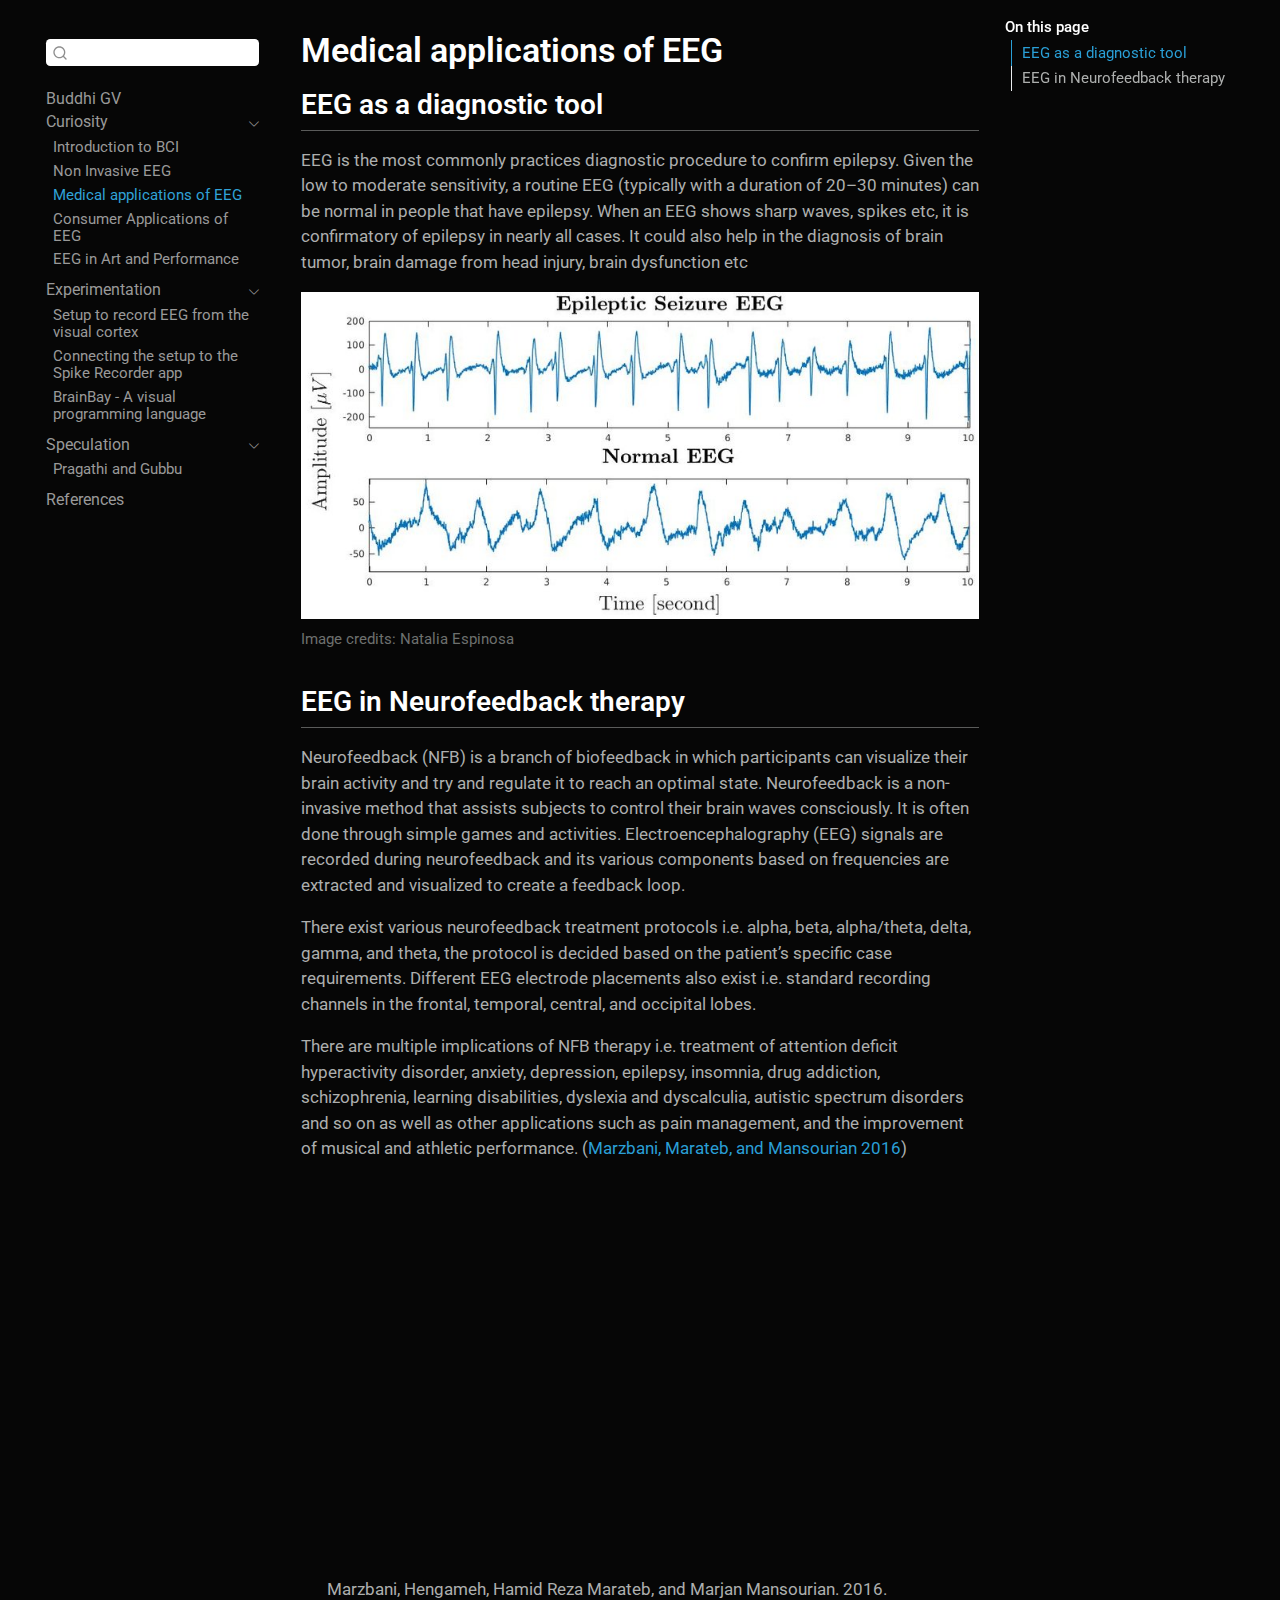
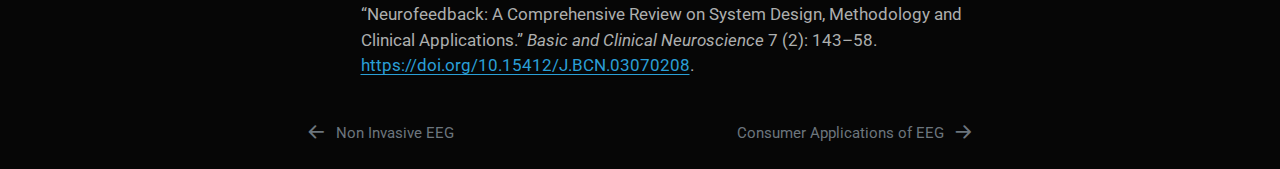
<file: _book/med.html>
<!DOCTYPE html>
<html xmlns="http://www.w3.org/1999/xhtml" lang="en" xml:lang="en"><head>

<meta charset="utf-8">
<meta name="generator" content="quarto-1.4.553">

<meta name="viewport" content="width=device-width, initial-scale=1.0, user-scalable=yes">


<title>Medical applications of EEG</title>
<style>
code{white-space: pre-wrap;}
span.smallcaps{font-variant: small-caps;}
div.columns{display: flex; gap: min(4vw, 1.5em);}
div.column{flex: auto; overflow-x: auto;}
div.hanging-indent{margin-left: 1.5em; text-indent: -1.5em;}
ul.task-list{list-style: none;}
ul.task-list li input[type="checkbox"] {
  width: 0.8em;
  margin: 0 0.8em 0.2em -1em; /* quarto-specific, see https://github.com/quarto-dev/quarto-cli/issues/4556 */ 
  vertical-align: middle;
}
/* CSS for citations */
div.csl-bib-body { }
div.csl-entry {
  clear: both;
  margin-bottom: 0em;
}
.hanging-indent div.csl-entry {
  margin-left:2em;
  text-indent:-2em;
}
div.csl-left-margin {
  min-width:2em;
  float:left;
}
div.csl-right-inline {
  margin-left:2em;
  padding-left:1em;
}
div.csl-indent {
  margin-left: 2em;
}</style>


<script src="site_libs/quarto-nav/quarto-nav.js"></script>
<script src="site_libs/quarto-nav/headroom.min.js"></script>
<script src="site_libs/clipboard/clipboard.min.js"></script>
<script src="site_libs/quarto-search/autocomplete.umd.js"></script>
<script src="site_libs/quarto-search/fuse.min.js"></script>
<script src="site_libs/quarto-search/quarto-search.js"></script>
<meta name="quarto:offset" content="./">
<link href="./consumer.html" rel="next">
<link href="./non_invasive_eeg.html" rel="prev">
<link href="./images/bgv.png" rel="icon" type="image/png">
<script src="site_libs/quarto-html/quarto.js"></script>
<script src="site_libs/quarto-html/popper.min.js"></script>
<script src="site_libs/quarto-html/tippy.umd.min.js"></script>
<script src="site_libs/quarto-html/anchor.min.js"></script>
<link href="site_libs/quarto-html/tippy.css" rel="stylesheet">
<link href="site_libs/quarto-html/quarto-syntax-highlighting-dark.css" rel="stylesheet" id="quarto-text-highlighting-styles">
<script src="site_libs/bootstrap/bootstrap.min.js"></script>
<link href="site_libs/bootstrap/bootstrap-icons.css" rel="stylesheet">
<link href="site_libs/bootstrap/bootstrap.min.css" rel="stylesheet" id="quarto-bootstrap" data-mode="dark">
<script id="quarto-search-options" type="application/json">{
  "location": "sidebar",
  "copy-button": false,
  "collapse-after": 3,
  "panel-placement": "start",
  "type": "textbox",
  "limit": 50,
  "keyboard-shortcut": [
    "f",
    "/",
    "s"
  ],
  "show-item-context": false,
  "language": {
    "search-no-results-text": "No results",
    "search-matching-documents-text": "matching documents",
    "search-copy-link-title": "Copy link to search",
    "search-hide-matches-text": "Hide additional matches",
    "search-more-match-text": "more match in this document",
    "search-more-matches-text": "more matches in this document",
    "search-clear-button-title": "Clear",
    "search-text-placeholder": "",
    "search-detached-cancel-button-title": "Cancel",
    "search-submit-button-title": "Submit",
    "search-label": "Search"
  }
}</script>


</head>

<body class="nav-sidebar floating">

<div id="quarto-search-results"></div>
  <header id="quarto-header" class="headroom fixed-top">
  <nav class="quarto-secondary-nav">
    <div class="container-fluid d-flex">
      <button type="button" class="quarto-btn-toggle btn" data-bs-toggle="collapse" data-bs-target=".quarto-sidebar-collapse-item" aria-controls="quarto-sidebar" aria-expanded="false" aria-label="Toggle sidebar navigation" onclick="if (window.quartoToggleHeadroom) { window.quartoToggleHeadroom(); }">
        <i class="bi bi-layout-text-sidebar-reverse"></i>
      </button>
        <nav class="quarto-page-breadcrumbs" aria-label="breadcrumb"><ol class="breadcrumb"><li class="breadcrumb-item"><a href="./bci.html">Curiosity</a></li><li class="breadcrumb-item"><a href="./med.html"><span class="chapter-title">Medical applications of EEG</span></a></li></ol></nav>
        <a class="flex-grow-1" role="button" data-bs-toggle="collapse" data-bs-target=".quarto-sidebar-collapse-item" aria-controls="quarto-sidebar" aria-expanded="false" aria-label="Toggle sidebar navigation" onclick="if (window.quartoToggleHeadroom) { window.quartoToggleHeadroom(); }">      
        </a>
      <button type="button" class="btn quarto-search-button" aria-label="" onclick="window.quartoOpenSearch();">
        <i class="bi bi-search"></i>
      </button>
    </div>
  </nav>
</header>
<!-- content -->
<div id="quarto-content" class="quarto-container page-columns page-rows-contents page-layout-article">
<!-- sidebar -->
  <nav id="quarto-sidebar" class="sidebar collapse collapse-horizontal quarto-sidebar-collapse-item sidebar-navigation floating overflow-auto">
        <div class="mt-2 flex-shrink-0 align-items-center">
        <div class="sidebar-search">
        <div id="quarto-search" class="" title="Search"></div>
        </div>
        </div>
    <div class="sidebar-menu-container"> 
    <ul class="list-unstyled mt-1">
        <li class="sidebar-item">
  <div class="sidebar-item-container"> 
  <a href="./index.html" class="sidebar-item-text sidebar-link"><span class="chapter-title">Buddhi GV</span></a>
  </div>
</li>
        <li class="sidebar-item sidebar-item-section">
      <div class="sidebar-item-container"> 
            <a class="sidebar-item-text sidebar-link text-start" data-bs-toggle="collapse" data-bs-target="#quarto-sidebar-section-1" aria-expanded="true">
 <span class="menu-text">Curiosity</span></a>
          <a class="sidebar-item-toggle text-start" data-bs-toggle="collapse" data-bs-target="#quarto-sidebar-section-1" aria-expanded="true" aria-label="Toggle section">
            <i class="bi bi-chevron-right ms-2"></i>
          </a> 
      </div>
      <ul id="quarto-sidebar-section-1" class="collapse list-unstyled sidebar-section depth1 show">  
          <li class="sidebar-item">
  <div class="sidebar-item-container"> 
  <a href="./bci.html" class="sidebar-item-text sidebar-link"><span class="chapter-title">Introduction to BCI</span></a>
  </div>
</li>
          <li class="sidebar-item">
  <div class="sidebar-item-container"> 
  <a href="./non_invasive_eeg.html" class="sidebar-item-text sidebar-link"><span class="chapter-title">Non Invasive EEG</span></a>
  </div>
</li>
          <li class="sidebar-item">
  <div class="sidebar-item-container"> 
  <a href="./med.html" class="sidebar-item-text sidebar-link active"><span class="chapter-title">Medical applications of EEG</span></a>
  </div>
</li>
          <li class="sidebar-item">
  <div class="sidebar-item-container"> 
  <a href="./consumer.html" class="sidebar-item-text sidebar-link"><span class="chapter-title">Consumer Applications of EEG</span></a>
  </div>
</li>
          <li class="sidebar-item">
  <div class="sidebar-item-container"> 
  <a href="./art.html" class="sidebar-item-text sidebar-link"><span class="chapter-title">EEG in Art and Performance</span></a>
  </div>
</li>
      </ul>
  </li>
        <li class="sidebar-item sidebar-item-section">
      <div class="sidebar-item-container"> 
            <a class="sidebar-item-text sidebar-link text-start" data-bs-toggle="collapse" data-bs-target="#quarto-sidebar-section-2" aria-expanded="true">
 <span class="menu-text">Experimentation</span></a>
          <a class="sidebar-item-toggle text-start" data-bs-toggle="collapse" data-bs-target="#quarto-sidebar-section-2" aria-expanded="true" aria-label="Toggle section">
            <i class="bi bi-chevron-right ms-2"></i>
          </a> 
      </div>
      <ul id="quarto-sidebar-section-2" class="collapse list-unstyled sidebar-section depth1 show">  
          <li class="sidebar-item">
  <div class="sidebar-item-container"> 
  <a href="./record.html" class="sidebar-item-text sidebar-link"><span class="chapter-title">Setup to record EEG from the visual cortex</span></a>
  </div>
</li>
          <li class="sidebar-item">
  <div class="sidebar-item-container"> 
  <a href="./byb.html" class="sidebar-item-text sidebar-link"><span class="chapter-title">Connecting the setup to the Spike Recorder app</span></a>
  </div>
</li>
          <li class="sidebar-item">
  <div class="sidebar-item-container"> 
  <a href="./brbay.html" class="sidebar-item-text sidebar-link"><span class="chapter-title">BrainBay - A visual programming language</span></a>
  </div>
</li>
      </ul>
  </li>
        <li class="sidebar-item sidebar-item-section">
      <div class="sidebar-item-container"> 
            <a class="sidebar-item-text sidebar-link text-start" data-bs-toggle="collapse" data-bs-target="#quarto-sidebar-section-3" aria-expanded="true">
 <span class="menu-text">Speculation</span></a>
          <a class="sidebar-item-toggle text-start" data-bs-toggle="collapse" data-bs-target="#quarto-sidebar-section-3" aria-expanded="true" aria-label="Toggle section">
            <i class="bi bi-chevron-right ms-2"></i>
          </a> 
      </div>
      <ul id="quarto-sidebar-section-3" class="collapse list-unstyled sidebar-section depth1 show">  
          <li class="sidebar-item">
  <div class="sidebar-item-container"> 
  <a href="./summary.html" class="sidebar-item-text sidebar-link"><span class="chapter-title">Pragathi and Gubbu</span></a>
  </div>
</li>
      </ul>
  </li>
        <li class="sidebar-item">
  <div class="sidebar-item-container"> 
  <a href="./references.html" class="sidebar-item-text sidebar-link">
 <span class="menu-text">References</span></a>
  </div>
</li>
    </ul>
    </div>
</nav>
<div id="quarto-sidebar-glass" class="quarto-sidebar-collapse-item" data-bs-toggle="collapse" data-bs-target=".quarto-sidebar-collapse-item"></div>
<!-- margin-sidebar -->
    <div id="quarto-margin-sidebar" class="sidebar margin-sidebar">
        <nav id="TOC" role="doc-toc" class="toc-active">
    <h2 id="toc-title">On this page</h2>
   
  <ul>
  <li><a href="#eeg-as-a-diagnostic-tool" id="toc-eeg-as-a-diagnostic-tool" class="nav-link active" data-scroll-target="#eeg-as-a-diagnostic-tool">EEG as a diagnostic tool</a></li>
  <li><a href="#eeg-in-neurofeedback-therapy" id="toc-eeg-in-neurofeedback-therapy" class="nav-link" data-scroll-target="#eeg-in-neurofeedback-therapy">EEG in Neurofeedback therapy</a></li>
  </ul>
</nav>
    </div>
<!-- main -->
<main class="content" id="quarto-document-content">

<header id="title-block-header">
<h1 class="title display-7"><span class="chapter-title">Medical applications of EEG</span></h1>

</header>


<section id="eeg-as-a-diagnostic-tool" class="level2">
<h2 class="anchored" data-anchor-id="eeg-as-a-diagnostic-tool">EEG as a diagnostic tool</h2>
<p>EEG is the most commonly practices diagnostic procedure to confirm epilepsy. Given the low to moderate sensitivity, a routine EEG (typically with a duration of 20–30 minutes) can be normal in people that have epilepsy. When an EEG shows sharp waves, spikes etc, it is confirmatory of epilepsy in nearly all cases. It could also help in the diagnosis of brain tumor, brain damage from head injury, brain dysfunction etc</p>
<div class="quarto-figure quarto-figure-center">
<figure class="figure">
<p><img src="images/Epileptic-Seizure-EEG-vs-Normal-EEG.jpg" class="img-fluid figure-img"></p>
<figcaption>Image credits: Natalia Espinosa</figcaption>
</figure>
</div>
</section>
<section id="eeg-in-neurofeedback-therapy" class="level2">
<h2 class="anchored" data-anchor-id="eeg-in-neurofeedback-therapy">EEG in Neurofeedback therapy</h2>
<p>Neurofeedback (NFB) is a branch of biofeedback in which participants can visualize their brain activity and try and regulate it to reach an optimal state. Neurofeedback is a non-invasive method that assists subjects to control their brain waves consciously. It is often done through simple games and activities. Electroencephalography (EEG) signals are recorded during neurofeedback and its various components based on frequencies are extracted and visualized to create a feedback loop.</p>
<p>There exist various neurofeedback treatment protocols i.e.&nbsp;alpha, beta, alpha/theta, delta, gamma, and theta, the protocol is decided based on the patient’s specific case requirements. Different EEG electrode placements also exist i.e.&nbsp;standard recording channels in the frontal, temporal, central, and occipital lobes.</p>
<p>There are multiple implications of NFB therapy i.e.&nbsp;treatment of attention deficit hyperactivity disorder, anxiety, depression, epilepsy, insomnia, drug addiction, schizophrenia, learning disabilities, dyslexia and dyscalculia, autistic spectrum disorders and so on as well as other applications such as pain management, and the improvement of musical and athletic performance. <span class="citation" data-cites="marzbani2016">(<a href="#ref-marzbani2016" role="doc-biblioref">Marzbani, Marateb, and Mansourian 2016</a>)</span></p>
<div class="quarto-video ratio ratio-16x9"><iframe data-external="1" src="https://www.youtube.com/embed/-OTTenzRqR8" title="" frameborder="0" allow="accelerometer; autoplay; clipboard-write; encrypted-media; gyroscope; picture-in-picture" allowfullscreen=""></iframe></div>


<div id="refs" class="references csl-bib-body hanging-indent" data-entry-spacing="0" role="list">
<div id="ref-marzbani2016" class="csl-entry" role="listitem">
Marzbani, Hengameh, Hamid Reza Marateb, and Marjan Mansourian. 2016. <span>“Neurofeedback: A Comprehensive Review on System Design, Methodology and Clinical Applications.”</span> <em>Basic and Clinical Neuroscience</em> 7 (2): 143–58. <a href="https://doi.org/10.15412/J.BCN.03070208">https://doi.org/10.15412/J.BCN.03070208</a>.
</div>
</div>
</section>

</main> <!-- /main -->
<script id="quarto-html-after-body" type="application/javascript">
window.document.addEventListener("DOMContentLoaded", function (event) {
  const toggleBodyColorMode = (bsSheetEl) => {
    const mode = bsSheetEl.getAttribute("data-mode");
    const bodyEl = window.document.querySelector("body");
    if (mode === "dark") {
      bodyEl.classList.add("quarto-dark");
      bodyEl.classList.remove("quarto-light");
    } else {
      bodyEl.classList.add("quarto-light");
      bodyEl.classList.remove("quarto-dark");
    }
  }
  const toggleBodyColorPrimary = () => {
    const bsSheetEl = window.document.querySelector("link#quarto-bootstrap");
    if (bsSheetEl) {
      toggleBodyColorMode(bsSheetEl);
    }
  }
  toggleBodyColorPrimary();  
  const icon = "";
  const anchorJS = new window.AnchorJS();
  anchorJS.options = {
    placement: 'right',
    icon: icon
  };
  anchorJS.add('.anchored');
  const isCodeAnnotation = (el) => {
    for (const clz of el.classList) {
      if (clz.startsWith('code-annotation-')) {                     
        return true;
      }
    }
    return false;
  }
  const clipboard = new window.ClipboardJS('.code-copy-button', {
    text: function(trigger) {
      const codeEl = trigger.previousElementSibling.cloneNode(true);
      for (const childEl of codeEl.children) {
        if (isCodeAnnotation(childEl)) {
          childEl.remove();
        }
      }
      return codeEl.innerText;
    }
  });
  clipboard.on('success', function(e) {
    // button target
    const button = e.trigger;
    // don't keep focus
    button.blur();
    // flash "checked"
    button.classList.add('code-copy-button-checked');
    var currentTitle = button.getAttribute("title");
    button.setAttribute("title", "Copied!");
    let tooltip;
    if (window.bootstrap) {
      button.setAttribute("data-bs-toggle", "tooltip");
      button.setAttribute("data-bs-placement", "left");
      button.setAttribute("data-bs-title", "Copied!");
      tooltip = new bootstrap.Tooltip(button, 
        { trigger: "manual", 
          customClass: "code-copy-button-tooltip",
          offset: [0, -8]});
      tooltip.show();    
    }
    setTimeout(function() {
      if (tooltip) {
        tooltip.hide();
        button.removeAttribute("data-bs-title");
        button.removeAttribute("data-bs-toggle");
        button.removeAttribute("data-bs-placement");
      }
      button.setAttribute("title", currentTitle);
      button.classList.remove('code-copy-button-checked');
    }, 1000);
    // clear code selection
    e.clearSelection();
  });
    var localhostRegex = new RegExp(/^(?:http|https):\/\/localhost\:?[0-9]*\//);
    var mailtoRegex = new RegExp(/^mailto:/);
      var filterRegex = new RegExp('/' + window.location.host + '/');
    var isInternal = (href) => {
        return filterRegex.test(href) || localhostRegex.test(href) || mailtoRegex.test(href);
    }
    // Inspect non-navigation links and adorn them if external
 	var links = window.document.querySelectorAll('a[href]:not(.nav-link):not(.navbar-brand):not(.toc-action):not(.sidebar-link):not(.sidebar-item-toggle):not(.pagination-link):not(.no-external):not([aria-hidden]):not(.dropdown-item):not(.quarto-navigation-tool)');
    for (var i=0; i<links.length; i++) {
      const link = links[i];
      if (!isInternal(link.href)) {
        // undo the damage that might have been done by quarto-nav.js in the case of
        // links that we want to consider external
        if (link.dataset.originalHref !== undefined) {
          link.href = link.dataset.originalHref;
        }
      }
    }
  function tippyHover(el, contentFn, onTriggerFn, onUntriggerFn) {
    const config = {
      allowHTML: true,
      maxWidth: 500,
      delay: 100,
      arrow: false,
      appendTo: function(el) {
          return el.parentElement;
      },
      interactive: true,
      interactiveBorder: 10,
      theme: 'quarto',
      placement: 'bottom-start',
    };
    if (contentFn) {
      config.content = contentFn;
    }
    if (onTriggerFn) {
      config.onTrigger = onTriggerFn;
    }
    if (onUntriggerFn) {
      config.onUntrigger = onUntriggerFn;
    }
    window.tippy(el, config); 
  }
  const noterefs = window.document.querySelectorAll('a[role="doc-noteref"]');
  for (var i=0; i<noterefs.length; i++) {
    const ref = noterefs[i];
    tippyHover(ref, function() {
      // use id or data attribute instead here
      let href = ref.getAttribute('data-footnote-href') || ref.getAttribute('href');
      try { href = new URL(href).hash; } catch {}
      const id = href.replace(/^#\/?/, "");
      const note = window.document.getElementById(id);
      if (note) {
        return note.innerHTML;
      } else {
        return "";
      }
    });
  }
  const xrefs = window.document.querySelectorAll('a.quarto-xref');
  const processXRef = (id, note) => {
    // Strip column container classes
    const stripColumnClz = (el) => {
      el.classList.remove("page-full", "page-columns");
      if (el.children) {
        for (const child of el.children) {
          stripColumnClz(child);
        }
      }
    }
    stripColumnClz(note)
    if (id === null || id.startsWith('sec-')) {
      // Special case sections, only their first couple elements
      const container = document.createElement("div");
      if (note.children && note.children.length > 2) {
        container.appendChild(note.children[0].cloneNode(true));
        for (let i = 1; i < note.children.length; i++) {
          const child = note.children[i];
          if (child.tagName === "P" && child.innerText === "") {
            continue;
          } else {
            container.appendChild(child.cloneNode(true));
            break;
          }
        }
        if (window.Quarto?.typesetMath) {
          window.Quarto.typesetMath(container);
        }
        return container.innerHTML
      } else {
        if (window.Quarto?.typesetMath) {
          window.Quarto.typesetMath(note);
        }
        return note.innerHTML;
      }
    } else {
      // Remove any anchor links if they are present
      const anchorLink = note.querySelector('a.anchorjs-link');
      if (anchorLink) {
        anchorLink.remove();
      }
      if (window.Quarto?.typesetMath) {
        window.Quarto.typesetMath(note);
      }
      // TODO in 1.5, we should make sure this works without a callout special case
      if (note.classList.contains("callout")) {
        return note.outerHTML;
      } else {
        return note.innerHTML;
      }
    }
  }
  for (var i=0; i<xrefs.length; i++) {
    const xref = xrefs[i];
    tippyHover(xref, undefined, function(instance) {
      instance.disable();
      let url = xref.getAttribute('href');
      let hash = undefined; 
      if (url.startsWith('#')) {
        hash = url;
      } else {
        try { hash = new URL(url).hash; } catch {}
      }
      if (hash) {
        const id = hash.replace(/^#\/?/, "");
        const note = window.document.getElementById(id);
        if (note !== null) {
          try {
            const html = processXRef(id, note.cloneNode(true));
            instance.setContent(html);
          } finally {
            instance.enable();
            instance.show();
          }
        } else {
          // See if we can fetch this
          fetch(url.split('#')[0])
          .then(res => res.text())
          .then(html => {
            const parser = new DOMParser();
            const htmlDoc = parser.parseFromString(html, "text/html");
            const note = htmlDoc.getElementById(id);
            if (note !== null) {
              const html = processXRef(id, note);
              instance.setContent(html);
            } 
          }).finally(() => {
            instance.enable();
            instance.show();
          });
        }
      } else {
        // See if we can fetch a full url (with no hash to target)
        // This is a special case and we should probably do some content thinning / targeting
        fetch(url)
        .then(res => res.text())
        .then(html => {
          const parser = new DOMParser();
          const htmlDoc = parser.parseFromString(html, "text/html");
          const note = htmlDoc.querySelector('main.content');
          if (note !== null) {
            // This should only happen for chapter cross references
            // (since there is no id in the URL)
            // remove the first header
            if (note.children.length > 0 && note.children[0].tagName === "HEADER") {
              note.children[0].remove();
            }
            const html = processXRef(null, note);
            instance.setContent(html);
          } 
        }).finally(() => {
          instance.enable();
          instance.show();
        });
      }
    }, function(instance) {
    });
  }
      let selectedAnnoteEl;
      const selectorForAnnotation = ( cell, annotation) => {
        let cellAttr = 'data-code-cell="' + cell + '"';
        let lineAttr = 'data-code-annotation="' +  annotation + '"';
        const selector = 'span[' + cellAttr + '][' + lineAttr + ']';
        return selector;
      }
      const selectCodeLines = (annoteEl) => {
        const doc = window.document;
        const targetCell = annoteEl.getAttribute("data-target-cell");
        const targetAnnotation = annoteEl.getAttribute("data-target-annotation");
        const annoteSpan = window.document.querySelector(selectorForAnnotation(targetCell, targetAnnotation));
        const lines = annoteSpan.getAttribute("data-code-lines").split(",");
        const lineIds = lines.map((line) => {
          return targetCell + "-" + line;
        })
        let top = null;
        let height = null;
        let parent = null;
        if (lineIds.length > 0) {
            //compute the position of the single el (top and bottom and make a div)
            const el = window.document.getElementById(lineIds[0]);
            top = el.offsetTop;
            height = el.offsetHeight;
            parent = el.parentElement.parentElement;
          if (lineIds.length > 1) {
            const lastEl = window.document.getElementById(lineIds[lineIds.length - 1]);
            const bottom = lastEl.offsetTop + lastEl.offsetHeight;
            height = bottom - top;
          }
          if (top !== null && height !== null && parent !== null) {
            // cook up a div (if necessary) and position it 
            let div = window.document.getElementById("code-annotation-line-highlight");
            if (div === null) {
              div = window.document.createElement("div");
              div.setAttribute("id", "code-annotation-line-highlight");
              div.style.position = 'absolute';
              parent.appendChild(div);
            }
            div.style.top = top - 2 + "px";
            div.style.height = height + 4 + "px";
            div.style.left = 0;
            let gutterDiv = window.document.getElementById("code-annotation-line-highlight-gutter");
            if (gutterDiv === null) {
              gutterDiv = window.document.createElement("div");
              gutterDiv.setAttribute("id", "code-annotation-line-highlight-gutter");
              gutterDiv.style.position = 'absolute';
              const codeCell = window.document.getElementById(targetCell);
              const gutter = codeCell.querySelector('.code-annotation-gutter');
              gutter.appendChild(gutterDiv);
            }
            gutterDiv.style.top = top - 2 + "px";
            gutterDiv.style.height = height + 4 + "px";
          }
          selectedAnnoteEl = annoteEl;
        }
      };
      const unselectCodeLines = () => {
        const elementsIds = ["code-annotation-line-highlight", "code-annotation-line-highlight-gutter"];
        elementsIds.forEach((elId) => {
          const div = window.document.getElementById(elId);
          if (div) {
            div.remove();
          }
        });
        selectedAnnoteEl = undefined;
      };
        // Handle positioning of the toggle
    window.addEventListener(
      "resize",
      throttle(() => {
        elRect = undefined;
        if (selectedAnnoteEl) {
          selectCodeLines(selectedAnnoteEl);
        }
      }, 10)
    );
    function throttle(fn, ms) {
    let throttle = false;
    let timer;
      return (...args) => {
        if(!throttle) { // first call gets through
            fn.apply(this, args);
            throttle = true;
        } else { // all the others get throttled
            if(timer) clearTimeout(timer); // cancel #2
            timer = setTimeout(() => {
              fn.apply(this, args);
              timer = throttle = false;
            }, ms);
        }
      };
    }
      // Attach click handler to the DT
      const annoteDls = window.document.querySelectorAll('dt[data-target-cell]');
      for (const annoteDlNode of annoteDls) {
        annoteDlNode.addEventListener('click', (event) => {
          const clickedEl = event.target;
          if (clickedEl !== selectedAnnoteEl) {
            unselectCodeLines();
            const activeEl = window.document.querySelector('dt[data-target-cell].code-annotation-active');
            if (activeEl) {
              activeEl.classList.remove('code-annotation-active');
            }
            selectCodeLines(clickedEl);
            clickedEl.classList.add('code-annotation-active');
          } else {
            // Unselect the line
            unselectCodeLines();
            clickedEl.classList.remove('code-annotation-active');
          }
        });
      }
  const findCites = (el) => {
    const parentEl = el.parentElement;
    if (parentEl) {
      const cites = parentEl.dataset.cites;
      if (cites) {
        return {
          el,
          cites: cites.split(' ')
        };
      } else {
        return findCites(el.parentElement)
      }
    } else {
      return undefined;
    }
  };
  var bibliorefs = window.document.querySelectorAll('a[role="doc-biblioref"]');
  for (var i=0; i<bibliorefs.length; i++) {
    const ref = bibliorefs[i];
    const citeInfo = findCites(ref);
    if (citeInfo) {
      tippyHover(citeInfo.el, function() {
        var popup = window.document.createElement('div');
        citeInfo.cites.forEach(function(cite) {
          var citeDiv = window.document.createElement('div');
          citeDiv.classList.add('hanging-indent');
          citeDiv.classList.add('csl-entry');
          var biblioDiv = window.document.getElementById('ref-' + cite);
          if (biblioDiv) {
            citeDiv.innerHTML = biblioDiv.innerHTML;
          }
          popup.appendChild(citeDiv);
        });
        return popup.innerHTML;
      });
    }
  }
});
</script>
<nav class="page-navigation">
  <div class="nav-page nav-page-previous">
      <a href="./non_invasive_eeg.html" class="pagination-link" aria-label="Non Invasive EEG">
        <i class="bi bi-arrow-left-short"></i> <span class="nav-page-text"><span class="chapter-title">Non Invasive EEG</span></span>
      </a>          
  </div>
  <div class="nav-page nav-page-next">
      <a href="./consumer.html" class="pagination-link" aria-label="Consumer Applications of EEG">
        <span class="nav-page-text"><span class="chapter-title">Consumer Applications of EEG</span></span> <i class="bi bi-arrow-right-short"></i>
      </a>
  </div>
</nav>
</div> <!-- /content -->




</body></html>
</file>
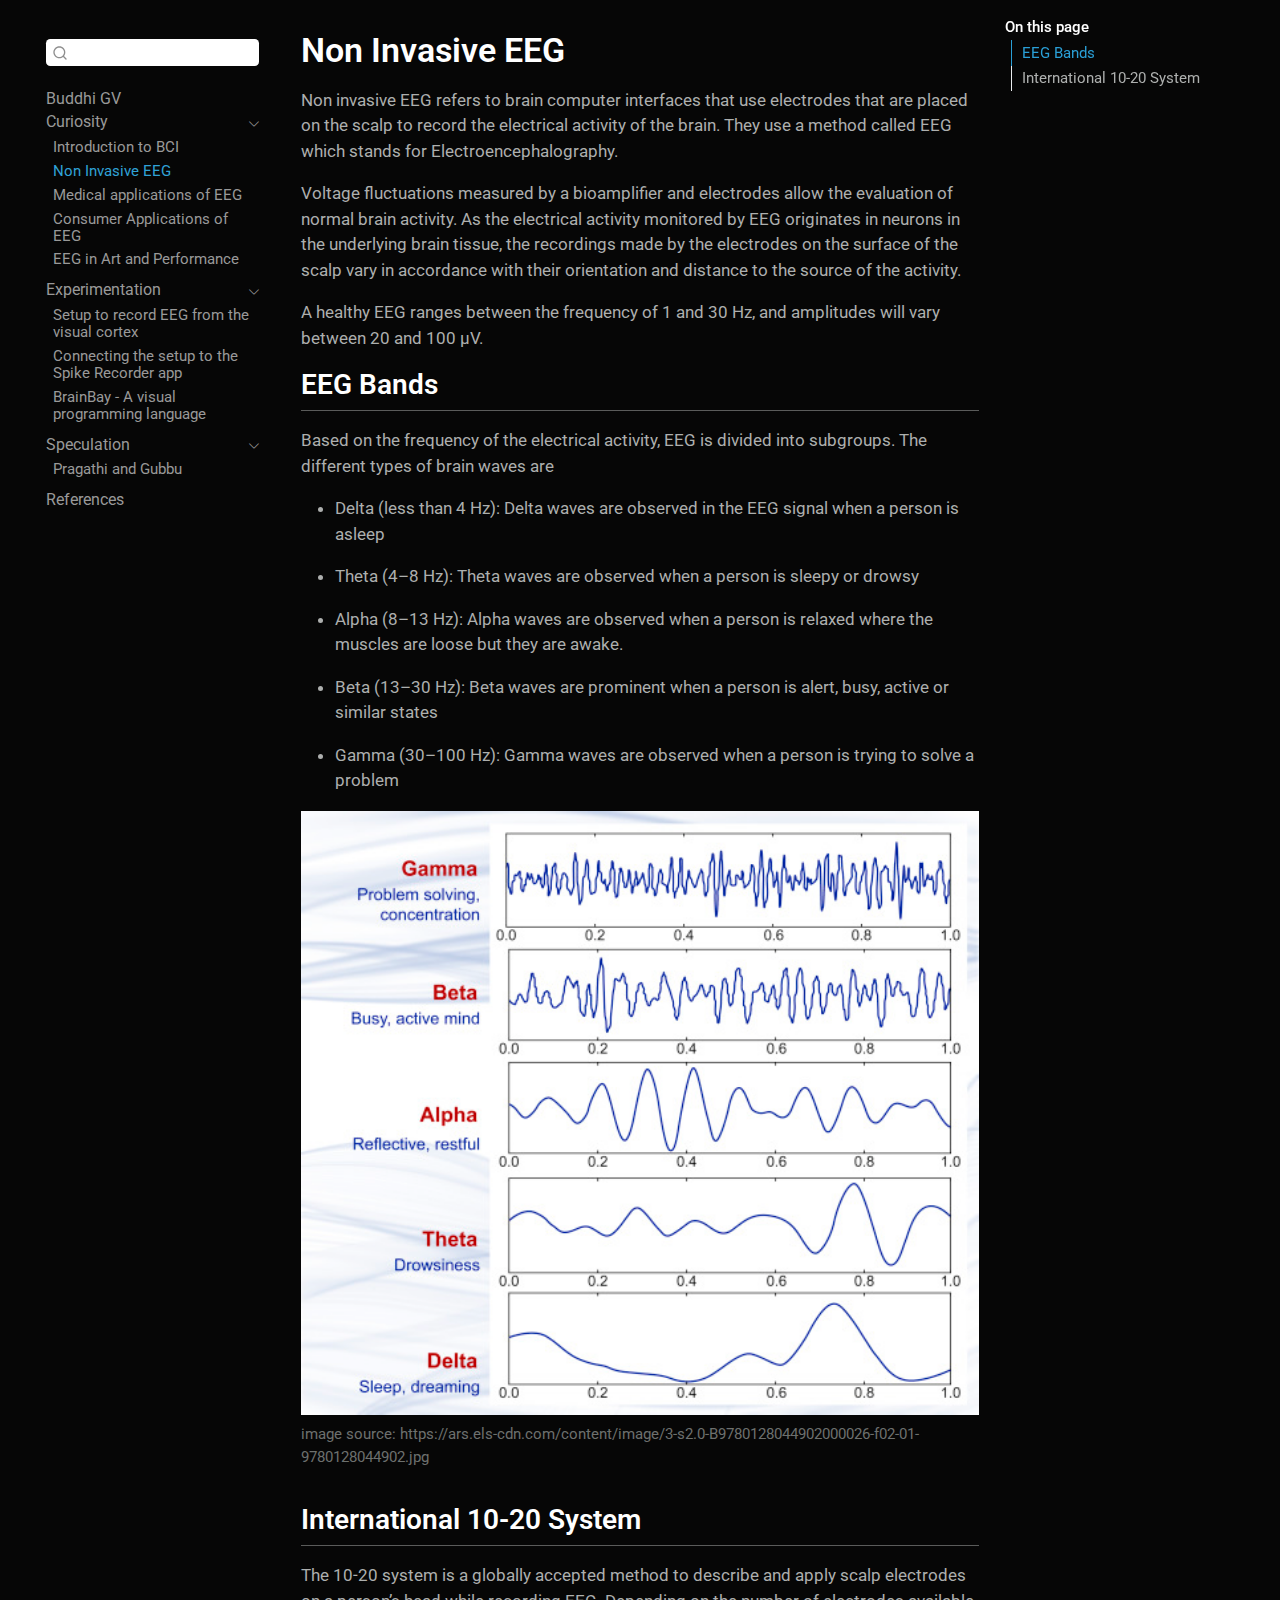
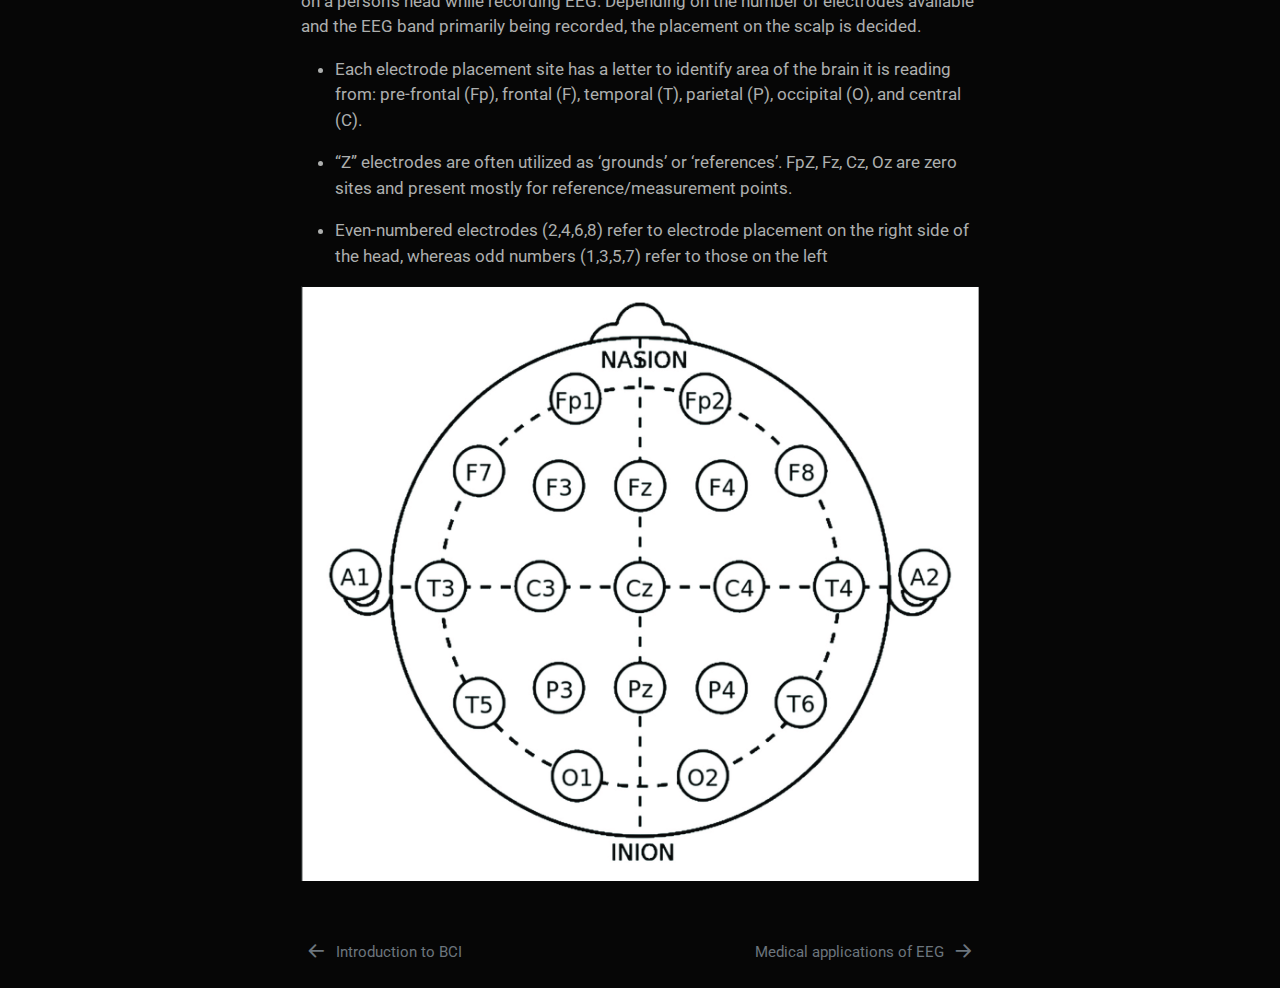
<file: _book/non_invasive_eeg.html>
<!DOCTYPE html>
<html xmlns="http://www.w3.org/1999/xhtml" lang="en" xml:lang="en"><head>

<meta charset="utf-8">
<meta name="generator" content="quarto-1.4.553">

<meta name="viewport" content="width=device-width, initial-scale=1.0, user-scalable=yes">


<title>Non Invasive EEG</title>
<style>
code{white-space: pre-wrap;}
span.smallcaps{font-variant: small-caps;}
div.columns{display: flex; gap: min(4vw, 1.5em);}
div.column{flex: auto; overflow-x: auto;}
div.hanging-indent{margin-left: 1.5em; text-indent: -1.5em;}
ul.task-list{list-style: none;}
ul.task-list li input[type="checkbox"] {
  width: 0.8em;
  margin: 0 0.8em 0.2em -1em; /* quarto-specific, see https://github.com/quarto-dev/quarto-cli/issues/4556 */ 
  vertical-align: middle;
}
</style>


<script src="site_libs/quarto-nav/quarto-nav.js"></script>
<script src="site_libs/quarto-nav/headroom.min.js"></script>
<script src="site_libs/clipboard/clipboard.min.js"></script>
<script src="site_libs/quarto-search/autocomplete.umd.js"></script>
<script src="site_libs/quarto-search/fuse.min.js"></script>
<script src="site_libs/quarto-search/quarto-search.js"></script>
<meta name="quarto:offset" content="./">
<link href="./med.html" rel="next">
<link href="./bci.html" rel="prev">
<link href="./images/bgv.png" rel="icon" type="image/png">
<script src="site_libs/quarto-html/quarto.js"></script>
<script src="site_libs/quarto-html/popper.min.js"></script>
<script src="site_libs/quarto-html/tippy.umd.min.js"></script>
<script src="site_libs/quarto-html/anchor.min.js"></script>
<link href="site_libs/quarto-html/tippy.css" rel="stylesheet">
<link href="site_libs/quarto-html/quarto-syntax-highlighting-dark.css" rel="stylesheet" id="quarto-text-highlighting-styles">
<script src="site_libs/bootstrap/bootstrap.min.js"></script>
<link href="site_libs/bootstrap/bootstrap-icons.css" rel="stylesheet">
<link href="site_libs/bootstrap/bootstrap.min.css" rel="stylesheet" id="quarto-bootstrap" data-mode="dark">
<script id="quarto-search-options" type="application/json">{
  "location": "sidebar",
  "copy-button": false,
  "collapse-after": 3,
  "panel-placement": "start",
  "type": "textbox",
  "limit": 50,
  "keyboard-shortcut": [
    "f",
    "/",
    "s"
  ],
  "show-item-context": false,
  "language": {
    "search-no-results-text": "No results",
    "search-matching-documents-text": "matching documents",
    "search-copy-link-title": "Copy link to search",
    "search-hide-matches-text": "Hide additional matches",
    "search-more-match-text": "more match in this document",
    "search-more-matches-text": "more matches in this document",
    "search-clear-button-title": "Clear",
    "search-text-placeholder": "",
    "search-detached-cancel-button-title": "Cancel",
    "search-submit-button-title": "Submit",
    "search-label": "Search"
  }
}</script>


</head>

<body class="nav-sidebar floating">

<div id="quarto-search-results"></div>
  <header id="quarto-header" class="headroom fixed-top">
  <nav class="quarto-secondary-nav">
    <div class="container-fluid d-flex">
      <button type="button" class="quarto-btn-toggle btn" data-bs-toggle="collapse" data-bs-target=".quarto-sidebar-collapse-item" aria-controls="quarto-sidebar" aria-expanded="false" aria-label="Toggle sidebar navigation" onclick="if (window.quartoToggleHeadroom) { window.quartoToggleHeadroom(); }">
        <i class="bi bi-layout-text-sidebar-reverse"></i>
      </button>
        <nav class="quarto-page-breadcrumbs" aria-label="breadcrumb"><ol class="breadcrumb"><li class="breadcrumb-item"><a href="./bci.html">Curiosity</a></li><li class="breadcrumb-item"><a href="./non_invasive_eeg.html"><span class="chapter-title">Non Invasive EEG</span></a></li></ol></nav>
        <a class="flex-grow-1" role="button" data-bs-toggle="collapse" data-bs-target=".quarto-sidebar-collapse-item" aria-controls="quarto-sidebar" aria-expanded="false" aria-label="Toggle sidebar navigation" onclick="if (window.quartoToggleHeadroom) { window.quartoToggleHeadroom(); }">      
        </a>
      <button type="button" class="btn quarto-search-button" aria-label="" onclick="window.quartoOpenSearch();">
        <i class="bi bi-search"></i>
      </button>
    </div>
  </nav>
</header>
<!-- content -->
<div id="quarto-content" class="quarto-container page-columns page-rows-contents page-layout-article">
<!-- sidebar -->
  <nav id="quarto-sidebar" class="sidebar collapse collapse-horizontal quarto-sidebar-collapse-item sidebar-navigation floating overflow-auto">
        <div class="mt-2 flex-shrink-0 align-items-center">
        <div class="sidebar-search">
        <div id="quarto-search" class="" title="Search"></div>
        </div>
        </div>
    <div class="sidebar-menu-container"> 
    <ul class="list-unstyled mt-1">
        <li class="sidebar-item">
  <div class="sidebar-item-container"> 
  <a href="./index.html" class="sidebar-item-text sidebar-link"><span class="chapter-title">Buddhi GV</span></a>
  </div>
</li>
        <li class="sidebar-item sidebar-item-section">
      <div class="sidebar-item-container"> 
            <a class="sidebar-item-text sidebar-link text-start" data-bs-toggle="collapse" data-bs-target="#quarto-sidebar-section-1" aria-expanded="true">
 <span class="menu-text">Curiosity</span></a>
          <a class="sidebar-item-toggle text-start" data-bs-toggle="collapse" data-bs-target="#quarto-sidebar-section-1" aria-expanded="true" aria-label="Toggle section">
            <i class="bi bi-chevron-right ms-2"></i>
          </a> 
      </div>
      <ul id="quarto-sidebar-section-1" class="collapse list-unstyled sidebar-section depth1 show">  
          <li class="sidebar-item">
  <div class="sidebar-item-container"> 
  <a href="./bci.html" class="sidebar-item-text sidebar-link"><span class="chapter-title">Introduction to BCI</span></a>
  </div>
</li>
          <li class="sidebar-item">
  <div class="sidebar-item-container"> 
  <a href="./non_invasive_eeg.html" class="sidebar-item-text sidebar-link active"><span class="chapter-title">Non Invasive EEG</span></a>
  </div>
</li>
          <li class="sidebar-item">
  <div class="sidebar-item-container"> 
  <a href="./med.html" class="sidebar-item-text sidebar-link"><span class="chapter-title">Medical applications of EEG</span></a>
  </div>
</li>
          <li class="sidebar-item">
  <div class="sidebar-item-container"> 
  <a href="./consumer.html" class="sidebar-item-text sidebar-link"><span class="chapter-title">Consumer Applications of EEG</span></a>
  </div>
</li>
          <li class="sidebar-item">
  <div class="sidebar-item-container"> 
  <a href="./art.html" class="sidebar-item-text sidebar-link"><span class="chapter-title">EEG in Art and Performance</span></a>
  </div>
</li>
      </ul>
  </li>
        <li class="sidebar-item sidebar-item-section">
      <div class="sidebar-item-container"> 
            <a class="sidebar-item-text sidebar-link text-start" data-bs-toggle="collapse" data-bs-target="#quarto-sidebar-section-2" aria-expanded="true">
 <span class="menu-text">Experimentation</span></a>
          <a class="sidebar-item-toggle text-start" data-bs-toggle="collapse" data-bs-target="#quarto-sidebar-section-2" aria-expanded="true" aria-label="Toggle section">
            <i class="bi bi-chevron-right ms-2"></i>
          </a> 
      </div>
      <ul id="quarto-sidebar-section-2" class="collapse list-unstyled sidebar-section depth1 show">  
          <li class="sidebar-item">
  <div class="sidebar-item-container"> 
  <a href="./record.html" class="sidebar-item-text sidebar-link"><span class="chapter-title">Setup to record EEG from the visual cortex</span></a>
  </div>
</li>
          <li class="sidebar-item">
  <div class="sidebar-item-container"> 
  <a href="./byb.html" class="sidebar-item-text sidebar-link"><span class="chapter-title">Connecting the setup to the Spike Recorder app</span></a>
  </div>
</li>
          <li class="sidebar-item">
  <div class="sidebar-item-container"> 
  <a href="./brbay.html" class="sidebar-item-text sidebar-link"><span class="chapter-title">BrainBay - A visual programming language</span></a>
  </div>
</li>
      </ul>
  </li>
        <li class="sidebar-item sidebar-item-section">
      <div class="sidebar-item-container"> 
            <a class="sidebar-item-text sidebar-link text-start" data-bs-toggle="collapse" data-bs-target="#quarto-sidebar-section-3" aria-expanded="true">
 <span class="menu-text">Speculation</span></a>
          <a class="sidebar-item-toggle text-start" data-bs-toggle="collapse" data-bs-target="#quarto-sidebar-section-3" aria-expanded="true" aria-label="Toggle section">
            <i class="bi bi-chevron-right ms-2"></i>
          </a> 
      </div>
      <ul id="quarto-sidebar-section-3" class="collapse list-unstyled sidebar-section depth1 show">  
          <li class="sidebar-item">
  <div class="sidebar-item-container"> 
  <a href="./summary.html" class="sidebar-item-text sidebar-link"><span class="chapter-title">Pragathi and Gubbu</span></a>
  </div>
</li>
      </ul>
  </li>
        <li class="sidebar-item">
  <div class="sidebar-item-container"> 
  <a href="./references.html" class="sidebar-item-text sidebar-link">
 <span class="menu-text">References</span></a>
  </div>
</li>
    </ul>
    </div>
</nav>
<div id="quarto-sidebar-glass" class="quarto-sidebar-collapse-item" data-bs-toggle="collapse" data-bs-target=".quarto-sidebar-collapse-item"></div>
<!-- margin-sidebar -->
    <div id="quarto-margin-sidebar" class="sidebar margin-sidebar">
        <nav id="TOC" role="doc-toc" class="toc-active">
    <h2 id="toc-title">On this page</h2>
   
  <ul>
  <li><a href="#eeg-bands" id="toc-eeg-bands" class="nav-link active" data-scroll-target="#eeg-bands">EEG Bands</a></li>
  <li><a href="#international-10-20-system" id="toc-international-10-20-system" class="nav-link" data-scroll-target="#international-10-20-system">International 10-20 System</a></li>
  </ul>
</nav>
    </div>
<!-- main -->
<main class="content" id="quarto-document-content">

<header id="title-block-header">
<h1 class="title display-7"><span class="chapter-title">Non Invasive EEG</span></h1>

</header>


<p>Non invasive EEG refers to brain computer interfaces that use electrodes that are placed on the scalp to record the electrical activity of the brain. They use a method called EEG which stands for Electroencephalography.</p>
<p>Voltage fluctuations measured by a bioamplifier and electrodes allow the evaluation of normal brain activity. As the electrical activity monitored by EEG originates in neurons in the underlying brain tissue, the recordings made by the electrodes on the surface of the scalp vary in accordance with their orientation and distance to the source of the activity.</p>
<p>A healthy EEG ranges between the frequency of 1 and 30&nbsp;Hz, and amplitudes will vary between 20 and 100 μV.</p>
<section id="eeg-bands" class="level2">
<h2 class="anchored" data-anchor-id="eeg-bands">EEG Bands</h2>
<p>Based on the frequency of the electrical activity, EEG is divided into subgroups. The different types of brain waves are</p>
<ul>
<li><p>Delta (less than 4 Hz): Delta waves are observed in the EEG signal when a person is asleep</p></li>
<li><p>Theta (4–8 Hz): Theta waves are observed when a person is sleepy or drowsy</p></li>
<li><p>Alpha (8–13 Hz): Alpha waves are observed when a person is relaxed where the muscles are loose but they are awake.</p></li>
<li><p>Beta (13–30 Hz): Beta waves are prominent when a person is alert, busy, active or similar states</p></li>
<li><p>Gamma (30–100 Hz): Gamma waves are observed when a person is trying to solve a problem</p></li>
</ul>
<div class="quarto-figure quarto-figure-center">
<figure class="figure">
<p><img src="images/3-s2.0-B9780128044902000026-f02-01-9780128044902.jpg" class="img-fluid figure-img" style="width:100.0%"></p>
<figcaption>image source: https://ars.els-cdn.com/content/image/3-s2.0-B9780128044902000026-f02-01-9780128044902.jpg</figcaption>
</figure>
</div>
</section>
<section id="international-10-20-system" class="level2">
<h2 class="anchored" data-anchor-id="international-10-20-system">International 10-20 System</h2>
<p>The 10-20 system is a globally accepted method to describe and apply scalp electrodes on a person’s head while recording EEG. Depending on the number of electrodes available and the EEG band primarily being recorded, the placement on the scalp is decided.</p>
<ul>
<li><p>Each electrode placement site has a letter to identify area of the brain it is reading from: pre-frontal (Fp), frontal (F), temporal (T), parietal (P), occipital (O), and central (C).</p></li>
<li><p>“Z” electrodes are often utilized as ‘grounds’ or ‘references’. FpZ, Fz, Cz, Oz are zero sites and present mostly for reference/measurement points.</p></li>
<li><p>Even-numbered electrodes (2,4,6,8) refer to electrode placement on the right side of the head, whereas odd numbers (1,3,5,7) refer to those on the left</p></li>
</ul>
<p><img src="images/The-10-20-International-system-of-EEG-electrode-placement.png" class="img-fluid"></p>


</section>

</main> <!-- /main -->
<script id="quarto-html-after-body" type="application/javascript">
window.document.addEventListener("DOMContentLoaded", function (event) {
  const toggleBodyColorMode = (bsSheetEl) => {
    const mode = bsSheetEl.getAttribute("data-mode");
    const bodyEl = window.document.querySelector("body");
    if (mode === "dark") {
      bodyEl.classList.add("quarto-dark");
      bodyEl.classList.remove("quarto-light");
    } else {
      bodyEl.classList.add("quarto-light");
      bodyEl.classList.remove("quarto-dark");
    }
  }
  const toggleBodyColorPrimary = () => {
    const bsSheetEl = window.document.querySelector("link#quarto-bootstrap");
    if (bsSheetEl) {
      toggleBodyColorMode(bsSheetEl);
    }
  }
  toggleBodyColorPrimary();  
  const icon = "";
  const anchorJS = new window.AnchorJS();
  anchorJS.options = {
    placement: 'right',
    icon: icon
  };
  anchorJS.add('.anchored');
  const isCodeAnnotation = (el) => {
    for (const clz of el.classList) {
      if (clz.startsWith('code-annotation-')) {                     
        return true;
      }
    }
    return false;
  }
  const clipboard = new window.ClipboardJS('.code-copy-button', {
    text: function(trigger) {
      const codeEl = trigger.previousElementSibling.cloneNode(true);
      for (const childEl of codeEl.children) {
        if (isCodeAnnotation(childEl)) {
          childEl.remove();
        }
      }
      return codeEl.innerText;
    }
  });
  clipboard.on('success', function(e) {
    // button target
    const button = e.trigger;
    // don't keep focus
    button.blur();
    // flash "checked"
    button.classList.add('code-copy-button-checked');
    var currentTitle = button.getAttribute("title");
    button.setAttribute("title", "Copied!");
    let tooltip;
    if (window.bootstrap) {
      button.setAttribute("data-bs-toggle", "tooltip");
      button.setAttribute("data-bs-placement", "left");
      button.setAttribute("data-bs-title", "Copied!");
      tooltip = new bootstrap.Tooltip(button, 
        { trigger: "manual", 
          customClass: "code-copy-button-tooltip",
          offset: [0, -8]});
      tooltip.show();    
    }
    setTimeout(function() {
      if (tooltip) {
        tooltip.hide();
        button.removeAttribute("data-bs-title");
        button.removeAttribute("data-bs-toggle");
        button.removeAttribute("data-bs-placement");
      }
      button.setAttribute("title", currentTitle);
      button.classList.remove('code-copy-button-checked');
    }, 1000);
    // clear code selection
    e.clearSelection();
  });
    var localhostRegex = new RegExp(/^(?:http|https):\/\/localhost\:?[0-9]*\//);
    var mailtoRegex = new RegExp(/^mailto:/);
      var filterRegex = new RegExp('/' + window.location.host + '/');
    var isInternal = (href) => {
        return filterRegex.test(href) || localhostRegex.test(href) || mailtoRegex.test(href);
    }
    // Inspect non-navigation links and adorn them if external
 	var links = window.document.querySelectorAll('a[href]:not(.nav-link):not(.navbar-brand):not(.toc-action):not(.sidebar-link):not(.sidebar-item-toggle):not(.pagination-link):not(.no-external):not([aria-hidden]):not(.dropdown-item):not(.quarto-navigation-tool)');
    for (var i=0; i<links.length; i++) {
      const link = links[i];
      if (!isInternal(link.href)) {
        // undo the damage that might have been done by quarto-nav.js in the case of
        // links that we want to consider external
        if (link.dataset.originalHref !== undefined) {
          link.href = link.dataset.originalHref;
        }
      }
    }
  function tippyHover(el, contentFn, onTriggerFn, onUntriggerFn) {
    const config = {
      allowHTML: true,
      maxWidth: 500,
      delay: 100,
      arrow: false,
      appendTo: function(el) {
          return el.parentElement;
      },
      interactive: true,
      interactiveBorder: 10,
      theme: 'quarto',
      placement: 'bottom-start',
    };
    if (contentFn) {
      config.content = contentFn;
    }
    if (onTriggerFn) {
      config.onTrigger = onTriggerFn;
    }
    if (onUntriggerFn) {
      config.onUntrigger = onUntriggerFn;
    }
    window.tippy(el, config); 
  }
  const noterefs = window.document.querySelectorAll('a[role="doc-noteref"]');
  for (var i=0; i<noterefs.length; i++) {
    const ref = noterefs[i];
    tippyHover(ref, function() {
      // use id or data attribute instead here
      let href = ref.getAttribute('data-footnote-href') || ref.getAttribute('href');
      try { href = new URL(href).hash; } catch {}
      const id = href.replace(/^#\/?/, "");
      const note = window.document.getElementById(id);
      if (note) {
        return note.innerHTML;
      } else {
        return "";
      }
    });
  }
  const xrefs = window.document.querySelectorAll('a.quarto-xref');
  const processXRef = (id, note) => {
    // Strip column container classes
    const stripColumnClz = (el) => {
      el.classList.remove("page-full", "page-columns");
      if (el.children) {
        for (const child of el.children) {
          stripColumnClz(child);
        }
      }
    }
    stripColumnClz(note)
    if (id === null || id.startsWith('sec-')) {
      // Special case sections, only their first couple elements
      const container = document.createElement("div");
      if (note.children && note.children.length > 2) {
        container.appendChild(note.children[0].cloneNode(true));
        for (let i = 1; i < note.children.length; i++) {
          const child = note.children[i];
          if (child.tagName === "P" && child.innerText === "") {
            continue;
          } else {
            container.appendChild(child.cloneNode(true));
            break;
          }
        }
        if (window.Quarto?.typesetMath) {
          window.Quarto.typesetMath(container);
        }
        return container.innerHTML
      } else {
        if (window.Quarto?.typesetMath) {
          window.Quarto.typesetMath(note);
        }
        return note.innerHTML;
      }
    } else {
      // Remove any anchor links if they are present
      const anchorLink = note.querySelector('a.anchorjs-link');
      if (anchorLink) {
        anchorLink.remove();
      }
      if (window.Quarto?.typesetMath) {
        window.Quarto.typesetMath(note);
      }
      // TODO in 1.5, we should make sure this works without a callout special case
      if (note.classList.contains("callout")) {
        return note.outerHTML;
      } else {
        return note.innerHTML;
      }
    }
  }
  for (var i=0; i<xrefs.length; i++) {
    const xref = xrefs[i];
    tippyHover(xref, undefined, function(instance) {
      instance.disable();
      let url = xref.getAttribute('href');
      let hash = undefined; 
      if (url.startsWith('#')) {
        hash = url;
      } else {
        try { hash = new URL(url).hash; } catch {}
      }
      if (hash) {
        const id = hash.replace(/^#\/?/, "");
        const note = window.document.getElementById(id);
        if (note !== null) {
          try {
            const html = processXRef(id, note.cloneNode(true));
            instance.setContent(html);
          } finally {
            instance.enable();
            instance.show();
          }
        } else {
          // See if we can fetch this
          fetch(url.split('#')[0])
          .then(res => res.text())
          .then(html => {
            const parser = new DOMParser();
            const htmlDoc = parser.parseFromString(html, "text/html");
            const note = htmlDoc.getElementById(id);
            if (note !== null) {
              const html = processXRef(id, note);
              instance.setContent(html);
            } 
          }).finally(() => {
            instance.enable();
            instance.show();
          });
        }
      } else {
        // See if we can fetch a full url (with no hash to target)
        // This is a special case and we should probably do some content thinning / targeting
        fetch(url)
        .then(res => res.text())
        .then(html => {
          const parser = new DOMParser();
          const htmlDoc = parser.parseFromString(html, "text/html");
          const note = htmlDoc.querySelector('main.content');
          if (note !== null) {
            // This should only happen for chapter cross references
            // (since there is no id in the URL)
            // remove the first header
            if (note.children.length > 0 && note.children[0].tagName === "HEADER") {
              note.children[0].remove();
            }
            const html = processXRef(null, note);
            instance.setContent(html);
          } 
        }).finally(() => {
          instance.enable();
          instance.show();
        });
      }
    }, function(instance) {
    });
  }
      let selectedAnnoteEl;
      const selectorForAnnotation = ( cell, annotation) => {
        let cellAttr = 'data-code-cell="' + cell + '"';
        let lineAttr = 'data-code-annotation="' +  annotation + '"';
        const selector = 'span[' + cellAttr + '][' + lineAttr + ']';
        return selector;
      }
      const selectCodeLines = (annoteEl) => {
        const doc = window.document;
        const targetCell = annoteEl.getAttribute("data-target-cell");
        const targetAnnotation = annoteEl.getAttribute("data-target-annotation");
        const annoteSpan = window.document.querySelector(selectorForAnnotation(targetCell, targetAnnotation));
        const lines = annoteSpan.getAttribute("data-code-lines").split(",");
        const lineIds = lines.map((line) => {
          return targetCell + "-" + line;
        })
        let top = null;
        let height = null;
        let parent = null;
        if (lineIds.length > 0) {
            //compute the position of the single el (top and bottom and make a div)
            const el = window.document.getElementById(lineIds[0]);
            top = el.offsetTop;
            height = el.offsetHeight;
            parent = el.parentElement.parentElement;
          if (lineIds.length > 1) {
            const lastEl = window.document.getElementById(lineIds[lineIds.length - 1]);
            const bottom = lastEl.offsetTop + lastEl.offsetHeight;
            height = bottom - top;
          }
          if (top !== null && height !== null && parent !== null) {
            // cook up a div (if necessary) and position it 
            let div = window.document.getElementById("code-annotation-line-highlight");
            if (div === null) {
              div = window.document.createElement("div");
              div.setAttribute("id", "code-annotation-line-highlight");
              div.style.position = 'absolute';
              parent.appendChild(div);
            }
            div.style.top = top - 2 + "px";
            div.style.height = height + 4 + "px";
            div.style.left = 0;
            let gutterDiv = window.document.getElementById("code-annotation-line-highlight-gutter");
            if (gutterDiv === null) {
              gutterDiv = window.document.createElement("div");
              gutterDiv.setAttribute("id", "code-annotation-line-highlight-gutter");
              gutterDiv.style.position = 'absolute';
              const codeCell = window.document.getElementById(targetCell);
              const gutter = codeCell.querySelector('.code-annotation-gutter');
              gutter.appendChild(gutterDiv);
            }
            gutterDiv.style.top = top - 2 + "px";
            gutterDiv.style.height = height + 4 + "px";
          }
          selectedAnnoteEl = annoteEl;
        }
      };
      const unselectCodeLines = () => {
        const elementsIds = ["code-annotation-line-highlight", "code-annotation-line-highlight-gutter"];
        elementsIds.forEach((elId) => {
          const div = window.document.getElementById(elId);
          if (div) {
            div.remove();
          }
        });
        selectedAnnoteEl = undefined;
      };
        // Handle positioning of the toggle
    window.addEventListener(
      "resize",
      throttle(() => {
        elRect = undefined;
        if (selectedAnnoteEl) {
          selectCodeLines(selectedAnnoteEl);
        }
      }, 10)
    );
    function throttle(fn, ms) {
    let throttle = false;
    let timer;
      return (...args) => {
        if(!throttle) { // first call gets through
            fn.apply(this, args);
            throttle = true;
        } else { // all the others get throttled
            if(timer) clearTimeout(timer); // cancel #2
            timer = setTimeout(() => {
              fn.apply(this, args);
              timer = throttle = false;
            }, ms);
        }
      };
    }
      // Attach click handler to the DT
      const annoteDls = window.document.querySelectorAll('dt[data-target-cell]');
      for (const annoteDlNode of annoteDls) {
        annoteDlNode.addEventListener('click', (event) => {
          const clickedEl = event.target;
          if (clickedEl !== selectedAnnoteEl) {
            unselectCodeLines();
            const activeEl = window.document.querySelector('dt[data-target-cell].code-annotation-active');
            if (activeEl) {
              activeEl.classList.remove('code-annotation-active');
            }
            selectCodeLines(clickedEl);
            clickedEl.classList.add('code-annotation-active');
          } else {
            // Unselect the line
            unselectCodeLines();
            clickedEl.classList.remove('code-annotation-active');
          }
        });
      }
  const findCites = (el) => {
    const parentEl = el.parentElement;
    if (parentEl) {
      const cites = parentEl.dataset.cites;
      if (cites) {
        return {
          el,
          cites: cites.split(' ')
        };
      } else {
        return findCites(el.parentElement)
      }
    } else {
      return undefined;
    }
  };
  var bibliorefs = window.document.querySelectorAll('a[role="doc-biblioref"]');
  for (var i=0; i<bibliorefs.length; i++) {
    const ref = bibliorefs[i];
    const citeInfo = findCites(ref);
    if (citeInfo) {
      tippyHover(citeInfo.el, function() {
        var popup = window.document.createElement('div');
        citeInfo.cites.forEach(function(cite) {
          var citeDiv = window.document.createElement('div');
          citeDiv.classList.add('hanging-indent');
          citeDiv.classList.add('csl-entry');
          var biblioDiv = window.document.getElementById('ref-' + cite);
          if (biblioDiv) {
            citeDiv.innerHTML = biblioDiv.innerHTML;
          }
          popup.appendChild(citeDiv);
        });
        return popup.innerHTML;
      });
    }
  }
});
</script>
<nav class="page-navigation">
  <div class="nav-page nav-page-previous">
      <a href="./bci.html" class="pagination-link" aria-label="Introduction to BCI">
        <i class="bi bi-arrow-left-short"></i> <span class="nav-page-text"><span class="chapter-title">Introduction to BCI</span></span>
      </a>          
  </div>
  <div class="nav-page nav-page-next">
      <a href="./med.html" class="pagination-link" aria-label="Medical applications of EEG">
        <span class="nav-page-text"><span class="chapter-title">Medical applications of EEG</span></span> <i class="bi bi-arrow-right-short"></i>
      </a>
  </div>
</nav>
</div> <!-- /content -->




</body></html>
</file>
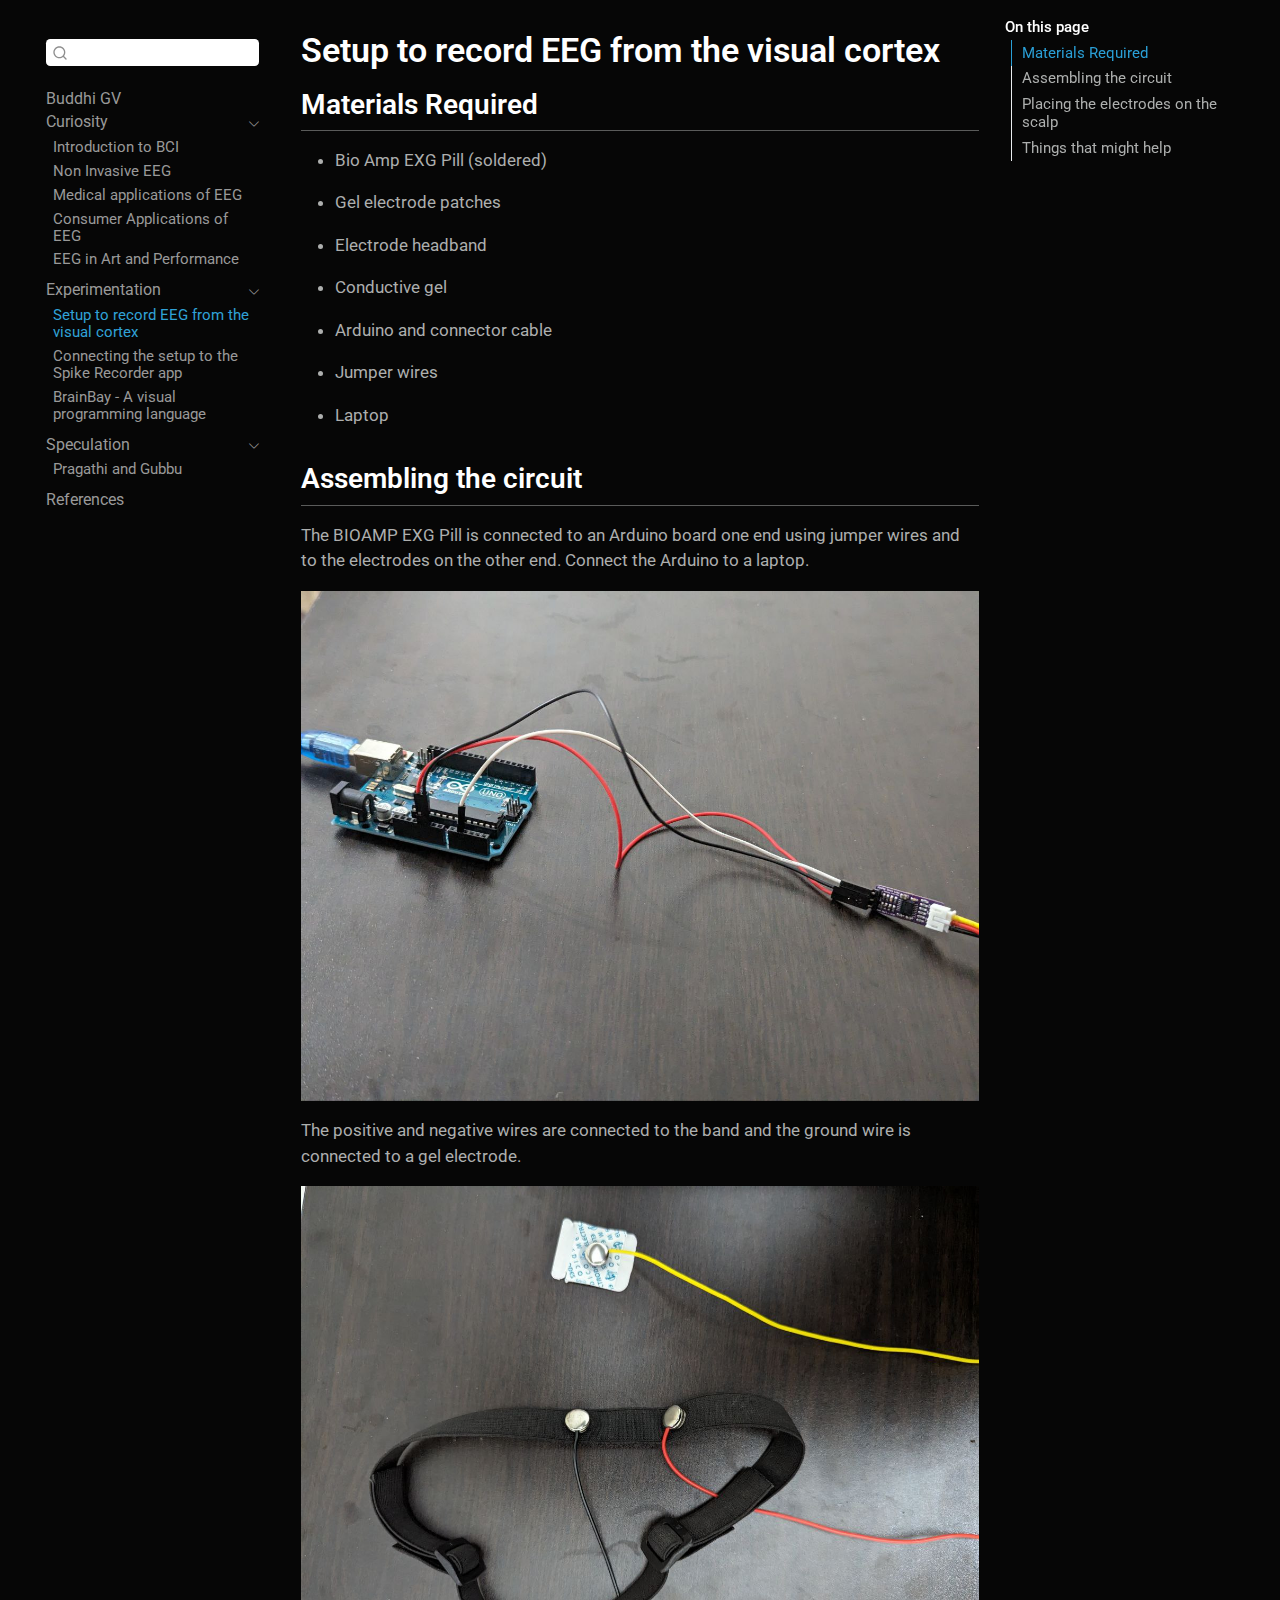
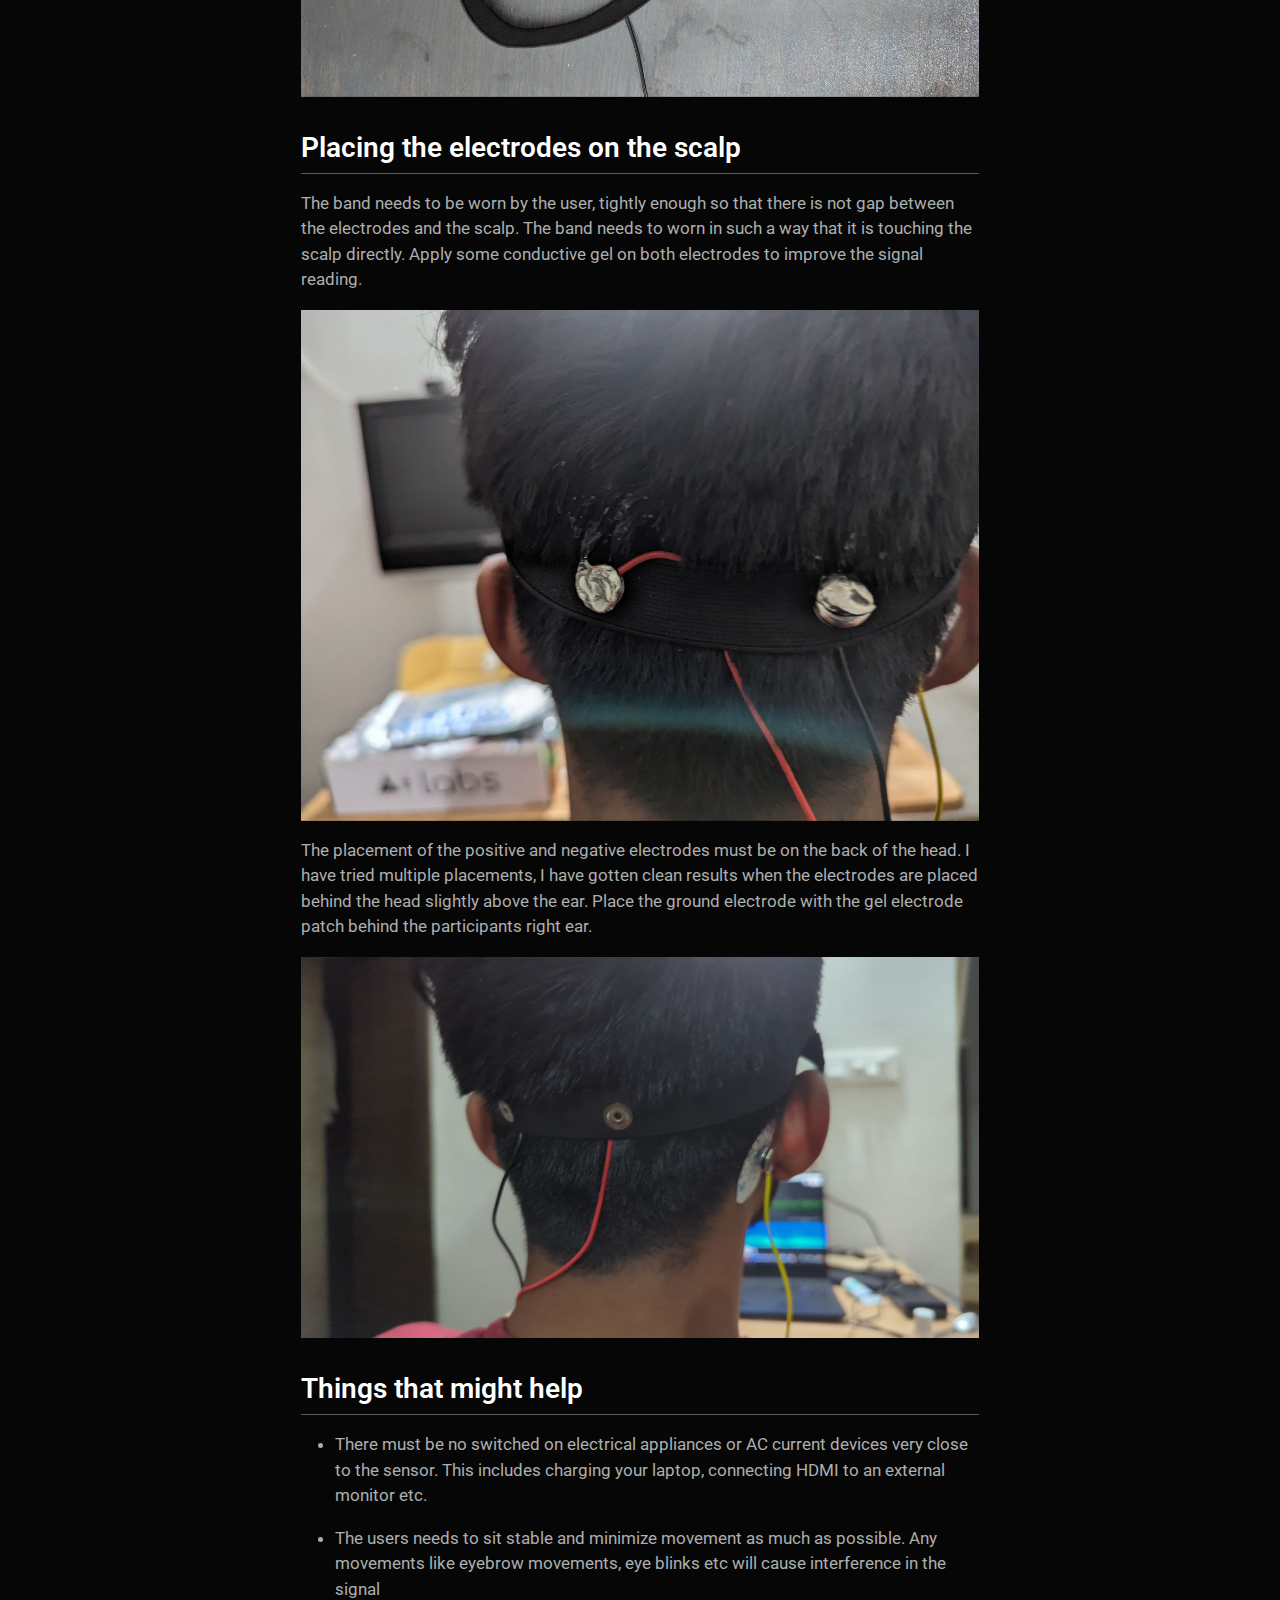
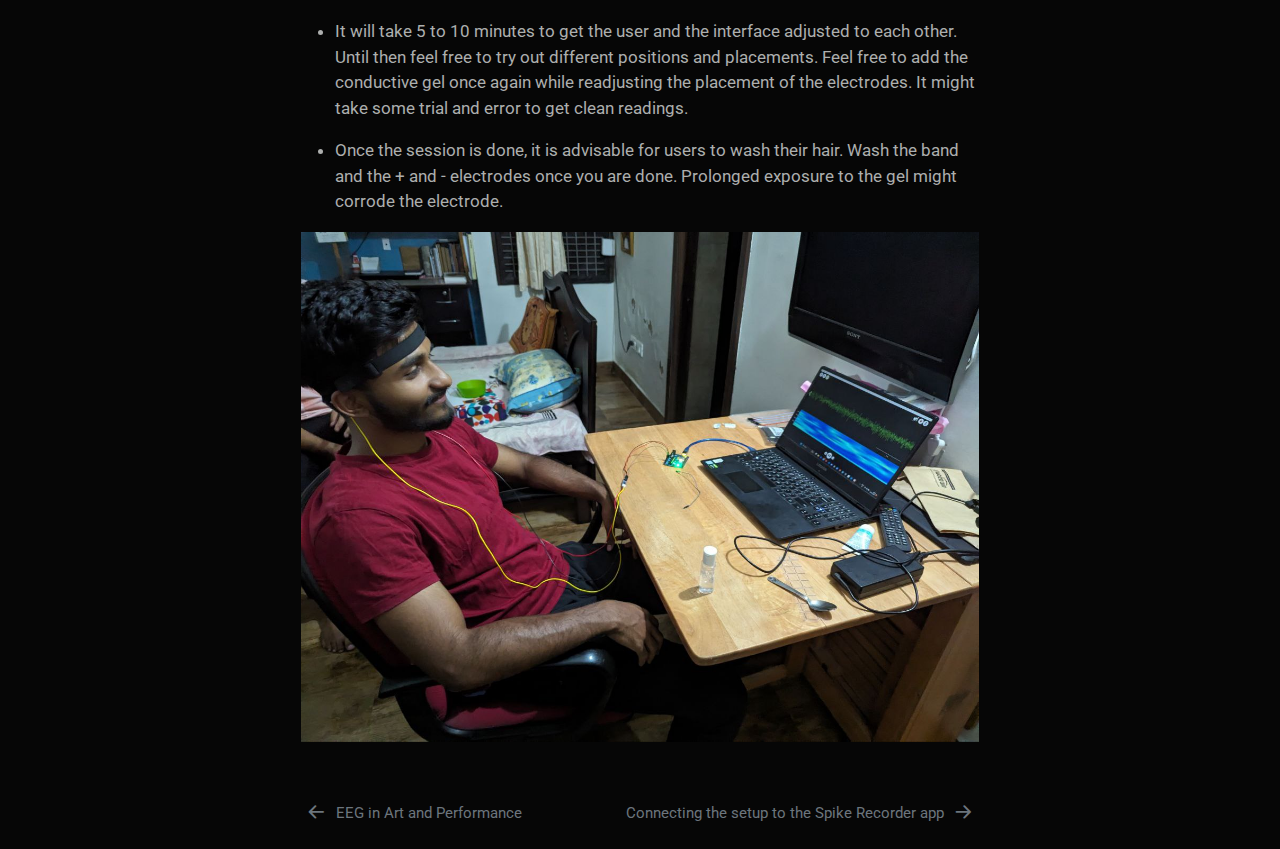
<file: _book/record.html>
<!DOCTYPE html>
<html xmlns="http://www.w3.org/1999/xhtml" lang="en" xml:lang="en"><head>

<meta charset="utf-8">
<meta name="generator" content="quarto-1.4.553">

<meta name="viewport" content="width=device-width, initial-scale=1.0, user-scalable=yes">


<title>Setup to record EEG from the visual cortex</title>
<style>
code{white-space: pre-wrap;}
span.smallcaps{font-variant: small-caps;}
div.columns{display: flex; gap: min(4vw, 1.5em);}
div.column{flex: auto; overflow-x: auto;}
div.hanging-indent{margin-left: 1.5em; text-indent: -1.5em;}
ul.task-list{list-style: none;}
ul.task-list li input[type="checkbox"] {
  width: 0.8em;
  margin: 0 0.8em 0.2em -1em; /* quarto-specific, see https://github.com/quarto-dev/quarto-cli/issues/4556 */ 
  vertical-align: middle;
}
</style>


<script src="site_libs/quarto-nav/quarto-nav.js"></script>
<script src="site_libs/quarto-nav/headroom.min.js"></script>
<script src="site_libs/clipboard/clipboard.min.js"></script>
<script src="site_libs/quarto-search/autocomplete.umd.js"></script>
<script src="site_libs/quarto-search/fuse.min.js"></script>
<script src="site_libs/quarto-search/quarto-search.js"></script>
<meta name="quarto:offset" content="./">
<link href="./byb.html" rel="next">
<link href="./art.html" rel="prev">
<link href="./images/bgv.png" rel="icon" type="image/png">
<script src="site_libs/quarto-html/quarto.js"></script>
<script src="site_libs/quarto-html/popper.min.js"></script>
<script src="site_libs/quarto-html/tippy.umd.min.js"></script>
<script src="site_libs/quarto-html/anchor.min.js"></script>
<link href="site_libs/quarto-html/tippy.css" rel="stylesheet">
<link href="site_libs/quarto-html/quarto-syntax-highlighting-dark.css" rel="stylesheet" id="quarto-text-highlighting-styles">
<script src="site_libs/bootstrap/bootstrap.min.js"></script>
<link href="site_libs/bootstrap/bootstrap-icons.css" rel="stylesheet">
<link href="site_libs/bootstrap/bootstrap.min.css" rel="stylesheet" id="quarto-bootstrap" data-mode="dark">
<script id="quarto-search-options" type="application/json">{
  "location": "sidebar",
  "copy-button": false,
  "collapse-after": 3,
  "panel-placement": "start",
  "type": "textbox",
  "limit": 50,
  "keyboard-shortcut": [
    "f",
    "/",
    "s"
  ],
  "show-item-context": false,
  "language": {
    "search-no-results-text": "No results",
    "search-matching-documents-text": "matching documents",
    "search-copy-link-title": "Copy link to search",
    "search-hide-matches-text": "Hide additional matches",
    "search-more-match-text": "more match in this document",
    "search-more-matches-text": "more matches in this document",
    "search-clear-button-title": "Clear",
    "search-text-placeholder": "",
    "search-detached-cancel-button-title": "Cancel",
    "search-submit-button-title": "Submit",
    "search-label": "Search"
  }
}</script>


</head>

<body class="nav-sidebar floating">

<div id="quarto-search-results"></div>
  <header id="quarto-header" class="headroom fixed-top">
  <nav class="quarto-secondary-nav">
    <div class="container-fluid d-flex">
      <button type="button" class="quarto-btn-toggle btn" data-bs-toggle="collapse" data-bs-target=".quarto-sidebar-collapse-item" aria-controls="quarto-sidebar" aria-expanded="false" aria-label="Toggle sidebar navigation" onclick="if (window.quartoToggleHeadroom) { window.quartoToggleHeadroom(); }">
        <i class="bi bi-layout-text-sidebar-reverse"></i>
      </button>
        <nav class="quarto-page-breadcrumbs" aria-label="breadcrumb"><ol class="breadcrumb"><li class="breadcrumb-item"><a href="./record.html">Experimentation</a></li><li class="breadcrumb-item"><a href="./record.html"><span class="chapter-title">Setup to record EEG from the visual cortex</span></a></li></ol></nav>
        <a class="flex-grow-1" role="button" data-bs-toggle="collapse" data-bs-target=".quarto-sidebar-collapse-item" aria-controls="quarto-sidebar" aria-expanded="false" aria-label="Toggle sidebar navigation" onclick="if (window.quartoToggleHeadroom) { window.quartoToggleHeadroom(); }">      
        </a>
      <button type="button" class="btn quarto-search-button" aria-label="" onclick="window.quartoOpenSearch();">
        <i class="bi bi-search"></i>
      </button>
    </div>
  </nav>
</header>
<!-- content -->
<div id="quarto-content" class="quarto-container page-columns page-rows-contents page-layout-article">
<!-- sidebar -->
  <nav id="quarto-sidebar" class="sidebar collapse collapse-horizontal quarto-sidebar-collapse-item sidebar-navigation floating overflow-auto">
        <div class="mt-2 flex-shrink-0 align-items-center">
        <div class="sidebar-search">
        <div id="quarto-search" class="" title="Search"></div>
        </div>
        </div>
    <div class="sidebar-menu-container"> 
    <ul class="list-unstyled mt-1">
        <li class="sidebar-item">
  <div class="sidebar-item-container"> 
  <a href="./index.html" class="sidebar-item-text sidebar-link"><span class="chapter-title">Buddhi GV</span></a>
  </div>
</li>
        <li class="sidebar-item sidebar-item-section">
      <div class="sidebar-item-container"> 
            <a class="sidebar-item-text sidebar-link text-start" data-bs-toggle="collapse" data-bs-target="#quarto-sidebar-section-1" aria-expanded="true">
 <span class="menu-text">Curiosity</span></a>
          <a class="sidebar-item-toggle text-start" data-bs-toggle="collapse" data-bs-target="#quarto-sidebar-section-1" aria-expanded="true" aria-label="Toggle section">
            <i class="bi bi-chevron-right ms-2"></i>
          </a> 
      </div>
      <ul id="quarto-sidebar-section-1" class="collapse list-unstyled sidebar-section depth1 show">  
          <li class="sidebar-item">
  <div class="sidebar-item-container"> 
  <a href="./bci.html" class="sidebar-item-text sidebar-link"><span class="chapter-title">Introduction to BCI</span></a>
  </div>
</li>
          <li class="sidebar-item">
  <div class="sidebar-item-container"> 
  <a href="./non_invasive_eeg.html" class="sidebar-item-text sidebar-link"><span class="chapter-title">Non Invasive EEG</span></a>
  </div>
</li>
          <li class="sidebar-item">
  <div class="sidebar-item-container"> 
  <a href="./med.html" class="sidebar-item-text sidebar-link"><span class="chapter-title">Medical applications of EEG</span></a>
  </div>
</li>
          <li class="sidebar-item">
  <div class="sidebar-item-container"> 
  <a href="./consumer.html" class="sidebar-item-text sidebar-link"><span class="chapter-title">Consumer Applications of EEG</span></a>
  </div>
</li>
          <li class="sidebar-item">
  <div class="sidebar-item-container"> 
  <a href="./art.html" class="sidebar-item-text sidebar-link"><span class="chapter-title">EEG in Art and Performance</span></a>
  </div>
</li>
      </ul>
  </li>
        <li class="sidebar-item sidebar-item-section">
      <div class="sidebar-item-container"> 
            <a class="sidebar-item-text sidebar-link text-start" data-bs-toggle="collapse" data-bs-target="#quarto-sidebar-section-2" aria-expanded="true">
 <span class="menu-text">Experimentation</span></a>
          <a class="sidebar-item-toggle text-start" data-bs-toggle="collapse" data-bs-target="#quarto-sidebar-section-2" aria-expanded="true" aria-label="Toggle section">
            <i class="bi bi-chevron-right ms-2"></i>
          </a> 
      </div>
      <ul id="quarto-sidebar-section-2" class="collapse list-unstyled sidebar-section depth1 show">  
          <li class="sidebar-item">
  <div class="sidebar-item-container"> 
  <a href="./record.html" class="sidebar-item-text sidebar-link active"><span class="chapter-title">Setup to record EEG from the visual cortex</span></a>
  </div>
</li>
          <li class="sidebar-item">
  <div class="sidebar-item-container"> 
  <a href="./byb.html" class="sidebar-item-text sidebar-link"><span class="chapter-title">Connecting the setup to the Spike Recorder app</span></a>
  </div>
</li>
          <li class="sidebar-item">
  <div class="sidebar-item-container"> 
  <a href="./brbay.html" class="sidebar-item-text sidebar-link"><span class="chapter-title">BrainBay - A visual programming language</span></a>
  </div>
</li>
      </ul>
  </li>
        <li class="sidebar-item sidebar-item-section">
      <div class="sidebar-item-container"> 
            <a class="sidebar-item-text sidebar-link text-start" data-bs-toggle="collapse" data-bs-target="#quarto-sidebar-section-3" aria-expanded="true">
 <span class="menu-text">Speculation</span></a>
          <a class="sidebar-item-toggle text-start" data-bs-toggle="collapse" data-bs-target="#quarto-sidebar-section-3" aria-expanded="true" aria-label="Toggle section">
            <i class="bi bi-chevron-right ms-2"></i>
          </a> 
      </div>
      <ul id="quarto-sidebar-section-3" class="collapse list-unstyled sidebar-section depth1 show">  
          <li class="sidebar-item">
  <div class="sidebar-item-container"> 
  <a href="./summary.html" class="sidebar-item-text sidebar-link"><span class="chapter-title">Pragathi and Gubbu</span></a>
  </div>
</li>
      </ul>
  </li>
        <li class="sidebar-item">
  <div class="sidebar-item-container"> 
  <a href="./references.html" class="sidebar-item-text sidebar-link">
 <span class="menu-text">References</span></a>
  </div>
</li>
    </ul>
    </div>
</nav>
<div id="quarto-sidebar-glass" class="quarto-sidebar-collapse-item" data-bs-toggle="collapse" data-bs-target=".quarto-sidebar-collapse-item"></div>
<!-- margin-sidebar -->
    <div id="quarto-margin-sidebar" class="sidebar margin-sidebar">
        <nav id="TOC" role="doc-toc" class="toc-active">
    <h2 id="toc-title">On this page</h2>
   
  <ul>
  <li><a href="#materials-required" id="toc-materials-required" class="nav-link active" data-scroll-target="#materials-required">Materials Required</a></li>
  <li><a href="#assembling-the-circuit" id="toc-assembling-the-circuit" class="nav-link" data-scroll-target="#assembling-the-circuit">Assembling the circuit</a></li>
  <li><a href="#placing-the-electrodes-on-the-scalp" id="toc-placing-the-electrodes-on-the-scalp" class="nav-link" data-scroll-target="#placing-the-electrodes-on-the-scalp">Placing the electrodes on the scalp</a></li>
  <li><a href="#things-that-might-help" id="toc-things-that-might-help" class="nav-link" data-scroll-target="#things-that-might-help">Things that might help</a></li>
  </ul>
</nav>
    </div>
<!-- main -->
<main class="content" id="quarto-document-content">

<header id="title-block-header">
<h1 class="title display-7"><span class="chapter-title">Setup to record EEG from the visual cortex</span></h1>

</header>


<section id="materials-required" class="level2">
<h2 class="anchored" data-anchor-id="materials-required">Materials Required</h2>
<ul>
<li><p>Bio Amp EXG Pill (soldered)</p></li>
<li><p>Gel electrode patches</p></li>
<li><p>Electrode headband</p></li>
<li><p>Conductive gel</p></li>
<li><p>Arduino and connector cable</p></li>
<li><p>Jumper wires</p></li>
<li><p>Laptop</p></li>
</ul>
</section>
<section id="assembling-the-circuit" class="level2">
<h2 class="anchored" data-anchor-id="assembling-the-circuit">Assembling the circuit</h2>
<p>The BIOAMP EXG Pill is connected to an Arduino board one end using jumper wires and to the electrodes on the other end. Connect the Arduino to a laptop.</p>
<p><img src="images/clipboard-853366779.png" class="img-fluid"></p>
<p>The positive and negative wires are connected to the band and the ground wire is connected to a gel electrode.</p>
<p><img src="images/clipboard-4134519690.png" class="img-fluid"></p>
</section>
<section id="placing-the-electrodes-on-the-scalp" class="level2">
<h2 class="anchored" data-anchor-id="placing-the-electrodes-on-the-scalp">Placing the electrodes on the scalp</h2>
<p>The band needs to be worn by the user, tightly enough so that there is not gap between the electrodes and the scalp. The band needs to worn in such a way that it is touching the scalp directly. Apply some conductive gel on both electrodes to improve the signal reading.</p>
<p><img src="images/clipboard-2783055425.png" class="img-fluid"></p>
<p>The placement of the positive and negative electrodes must be on the back of the head. I have tried multiple placements, I have gotten clean results when the electrodes are placed behind the head slightly above the ear. Place the ground electrode with the gel electrode patch behind the participants right ear.</p>
<p><img src="images/clipboard-1512373558.png" class="img-fluid"></p>
</section>
<section id="things-that-might-help" class="level2">
<h2 class="anchored" data-anchor-id="things-that-might-help">Things that might help</h2>
<ul>
<li><p>There must be no switched on electrical appliances or AC current devices very close to the sensor. This includes charging your laptop, connecting HDMI to an external monitor etc.</p></li>
<li><p>The users needs to sit stable and minimize movement as much as possible. Any movements like eyebrow movements, eye blinks etc will cause interference in the signal</p></li>
<li><p>It will take 5 to 10 minutes to get the user and the interface adjusted to each other. Until then feel free to try out different positions and placements. Feel free to add the conductive gel once again while readjusting the placement of the electrodes. It might take some trial and error to get clean readings.</p></li>
<li><p>Once the session is done, it is advisable for users to wash their hair. Wash the band and the + and - electrodes once you are done. Prolonged exposure to the gel might corrode the electrode.</p></li>
</ul>
<p><img src="images/clipboard-2267831741.png" class="img-fluid"></p>


</section>

</main> <!-- /main -->
<script id="quarto-html-after-body" type="application/javascript">
window.document.addEventListener("DOMContentLoaded", function (event) {
  const toggleBodyColorMode = (bsSheetEl) => {
    const mode = bsSheetEl.getAttribute("data-mode");
    const bodyEl = window.document.querySelector("body");
    if (mode === "dark") {
      bodyEl.classList.add("quarto-dark");
      bodyEl.classList.remove("quarto-light");
    } else {
      bodyEl.classList.add("quarto-light");
      bodyEl.classList.remove("quarto-dark");
    }
  }
  const toggleBodyColorPrimary = () => {
    const bsSheetEl = window.document.querySelector("link#quarto-bootstrap");
    if (bsSheetEl) {
      toggleBodyColorMode(bsSheetEl);
    }
  }
  toggleBodyColorPrimary();  
  const icon = "";
  const anchorJS = new window.AnchorJS();
  anchorJS.options = {
    placement: 'right',
    icon: icon
  };
  anchorJS.add('.anchored');
  const isCodeAnnotation = (el) => {
    for (const clz of el.classList) {
      if (clz.startsWith('code-annotation-')) {                     
        return true;
      }
    }
    return false;
  }
  const clipboard = new window.ClipboardJS('.code-copy-button', {
    text: function(trigger) {
      const codeEl = trigger.previousElementSibling.cloneNode(true);
      for (const childEl of codeEl.children) {
        if (isCodeAnnotation(childEl)) {
          childEl.remove();
        }
      }
      return codeEl.innerText;
    }
  });
  clipboard.on('success', function(e) {
    // button target
    const button = e.trigger;
    // don't keep focus
    button.blur();
    // flash "checked"
    button.classList.add('code-copy-button-checked');
    var currentTitle = button.getAttribute("title");
    button.setAttribute("title", "Copied!");
    let tooltip;
    if (window.bootstrap) {
      button.setAttribute("data-bs-toggle", "tooltip");
      button.setAttribute("data-bs-placement", "left");
      button.setAttribute("data-bs-title", "Copied!");
      tooltip = new bootstrap.Tooltip(button, 
        { trigger: "manual", 
          customClass: "code-copy-button-tooltip",
          offset: [0, -8]});
      tooltip.show();    
    }
    setTimeout(function() {
      if (tooltip) {
        tooltip.hide();
        button.removeAttribute("data-bs-title");
        button.removeAttribute("data-bs-toggle");
        button.removeAttribute("data-bs-placement");
      }
      button.setAttribute("title", currentTitle);
      button.classList.remove('code-copy-button-checked');
    }, 1000);
    // clear code selection
    e.clearSelection();
  });
    var localhostRegex = new RegExp(/^(?:http|https):\/\/localhost\:?[0-9]*\//);
    var mailtoRegex = new RegExp(/^mailto:/);
      var filterRegex = new RegExp('/' + window.location.host + '/');
    var isInternal = (href) => {
        return filterRegex.test(href) || localhostRegex.test(href) || mailtoRegex.test(href);
    }
    // Inspect non-navigation links and adorn them if external
 	var links = window.document.querySelectorAll('a[href]:not(.nav-link):not(.navbar-brand):not(.toc-action):not(.sidebar-link):not(.sidebar-item-toggle):not(.pagination-link):not(.no-external):not([aria-hidden]):not(.dropdown-item):not(.quarto-navigation-tool)');
    for (var i=0; i<links.length; i++) {
      const link = links[i];
      if (!isInternal(link.href)) {
        // undo the damage that might have been done by quarto-nav.js in the case of
        // links that we want to consider external
        if (link.dataset.originalHref !== undefined) {
          link.href = link.dataset.originalHref;
        }
      }
    }
  function tippyHover(el, contentFn, onTriggerFn, onUntriggerFn) {
    const config = {
      allowHTML: true,
      maxWidth: 500,
      delay: 100,
      arrow: false,
      appendTo: function(el) {
          return el.parentElement;
      },
      interactive: true,
      interactiveBorder: 10,
      theme: 'quarto',
      placement: 'bottom-start',
    };
    if (contentFn) {
      config.content = contentFn;
    }
    if (onTriggerFn) {
      config.onTrigger = onTriggerFn;
    }
    if (onUntriggerFn) {
      config.onUntrigger = onUntriggerFn;
    }
    window.tippy(el, config); 
  }
  const noterefs = window.document.querySelectorAll('a[role="doc-noteref"]');
  for (var i=0; i<noterefs.length; i++) {
    const ref = noterefs[i];
    tippyHover(ref, function() {
      // use id or data attribute instead here
      let href = ref.getAttribute('data-footnote-href') || ref.getAttribute('href');
      try { href = new URL(href).hash; } catch {}
      const id = href.replace(/^#\/?/, "");
      const note = window.document.getElementById(id);
      if (note) {
        return note.innerHTML;
      } else {
        return "";
      }
    });
  }
  const xrefs = window.document.querySelectorAll('a.quarto-xref');
  const processXRef = (id, note) => {
    // Strip column container classes
    const stripColumnClz = (el) => {
      el.classList.remove("page-full", "page-columns");
      if (el.children) {
        for (const child of el.children) {
          stripColumnClz(child);
        }
      }
    }
    stripColumnClz(note)
    if (id === null || id.startsWith('sec-')) {
      // Special case sections, only their first couple elements
      const container = document.createElement("div");
      if (note.children && note.children.length > 2) {
        container.appendChild(note.children[0].cloneNode(true));
        for (let i = 1; i < note.children.length; i++) {
          const child = note.children[i];
          if (child.tagName === "P" && child.innerText === "") {
            continue;
          } else {
            container.appendChild(child.cloneNode(true));
            break;
          }
        }
        if (window.Quarto?.typesetMath) {
          window.Quarto.typesetMath(container);
        }
        return container.innerHTML
      } else {
        if (window.Quarto?.typesetMath) {
          window.Quarto.typesetMath(note);
        }
        return note.innerHTML;
      }
    } else {
      // Remove any anchor links if they are present
      const anchorLink = note.querySelector('a.anchorjs-link');
      if (anchorLink) {
        anchorLink.remove();
      }
      if (window.Quarto?.typesetMath) {
        window.Quarto.typesetMath(note);
      }
      // TODO in 1.5, we should make sure this works without a callout special case
      if (note.classList.contains("callout")) {
        return note.outerHTML;
      } else {
        return note.innerHTML;
      }
    }
  }
  for (var i=0; i<xrefs.length; i++) {
    const xref = xrefs[i];
    tippyHover(xref, undefined, function(instance) {
      instance.disable();
      let url = xref.getAttribute('href');
      let hash = undefined; 
      if (url.startsWith('#')) {
        hash = url;
      } else {
        try { hash = new URL(url).hash; } catch {}
      }
      if (hash) {
        const id = hash.replace(/^#\/?/, "");
        const note = window.document.getElementById(id);
        if (note !== null) {
          try {
            const html = processXRef(id, note.cloneNode(true));
            instance.setContent(html);
          } finally {
            instance.enable();
            instance.show();
          }
        } else {
          // See if we can fetch this
          fetch(url.split('#')[0])
          .then(res => res.text())
          .then(html => {
            const parser = new DOMParser();
            const htmlDoc = parser.parseFromString(html, "text/html");
            const note = htmlDoc.getElementById(id);
            if (note !== null) {
              const html = processXRef(id, note);
              instance.setContent(html);
            } 
          }).finally(() => {
            instance.enable();
            instance.show();
          });
        }
      } else {
        // See if we can fetch a full url (with no hash to target)
        // This is a special case and we should probably do some content thinning / targeting
        fetch(url)
        .then(res => res.text())
        .then(html => {
          const parser = new DOMParser();
          const htmlDoc = parser.parseFromString(html, "text/html");
          const note = htmlDoc.querySelector('main.content');
          if (note !== null) {
            // This should only happen for chapter cross references
            // (since there is no id in the URL)
            // remove the first header
            if (note.children.length > 0 && note.children[0].tagName === "HEADER") {
              note.children[0].remove();
            }
            const html = processXRef(null, note);
            instance.setContent(html);
          } 
        }).finally(() => {
          instance.enable();
          instance.show();
        });
      }
    }, function(instance) {
    });
  }
      let selectedAnnoteEl;
      const selectorForAnnotation = ( cell, annotation) => {
        let cellAttr = 'data-code-cell="' + cell + '"';
        let lineAttr = 'data-code-annotation="' +  annotation + '"';
        const selector = 'span[' + cellAttr + '][' + lineAttr + ']';
        return selector;
      }
      const selectCodeLines = (annoteEl) => {
        const doc = window.document;
        const targetCell = annoteEl.getAttribute("data-target-cell");
        const targetAnnotation = annoteEl.getAttribute("data-target-annotation");
        const annoteSpan = window.document.querySelector(selectorForAnnotation(targetCell, targetAnnotation));
        const lines = annoteSpan.getAttribute("data-code-lines").split(",");
        const lineIds = lines.map((line) => {
          return targetCell + "-" + line;
        })
        let top = null;
        let height = null;
        let parent = null;
        if (lineIds.length > 0) {
            //compute the position of the single el (top and bottom and make a div)
            const el = window.document.getElementById(lineIds[0]);
            top = el.offsetTop;
            height = el.offsetHeight;
            parent = el.parentElement.parentElement;
          if (lineIds.length > 1) {
            const lastEl = window.document.getElementById(lineIds[lineIds.length - 1]);
            const bottom = lastEl.offsetTop + lastEl.offsetHeight;
            height = bottom - top;
          }
          if (top !== null && height !== null && parent !== null) {
            // cook up a div (if necessary) and position it 
            let div = window.document.getElementById("code-annotation-line-highlight");
            if (div === null) {
              div = window.document.createElement("div");
              div.setAttribute("id", "code-annotation-line-highlight");
              div.style.position = 'absolute';
              parent.appendChild(div);
            }
            div.style.top = top - 2 + "px";
            div.style.height = height + 4 + "px";
            div.style.left = 0;
            let gutterDiv = window.document.getElementById("code-annotation-line-highlight-gutter");
            if (gutterDiv === null) {
              gutterDiv = window.document.createElement("div");
              gutterDiv.setAttribute("id", "code-annotation-line-highlight-gutter");
              gutterDiv.style.position = 'absolute';
              const codeCell = window.document.getElementById(targetCell);
              const gutter = codeCell.querySelector('.code-annotation-gutter');
              gutter.appendChild(gutterDiv);
            }
            gutterDiv.style.top = top - 2 + "px";
            gutterDiv.style.height = height + 4 + "px";
          }
          selectedAnnoteEl = annoteEl;
        }
      };
      const unselectCodeLines = () => {
        const elementsIds = ["code-annotation-line-highlight", "code-annotation-line-highlight-gutter"];
        elementsIds.forEach((elId) => {
          const div = window.document.getElementById(elId);
          if (div) {
            div.remove();
          }
        });
        selectedAnnoteEl = undefined;
      };
        // Handle positioning of the toggle
    window.addEventListener(
      "resize",
      throttle(() => {
        elRect = undefined;
        if (selectedAnnoteEl) {
          selectCodeLines(selectedAnnoteEl);
        }
      }, 10)
    );
    function throttle(fn, ms) {
    let throttle = false;
    let timer;
      return (...args) => {
        if(!throttle) { // first call gets through
            fn.apply(this, args);
            throttle = true;
        } else { // all the others get throttled
            if(timer) clearTimeout(timer); // cancel #2
            timer = setTimeout(() => {
              fn.apply(this, args);
              timer = throttle = false;
            }, ms);
        }
      };
    }
      // Attach click handler to the DT
      const annoteDls = window.document.querySelectorAll('dt[data-target-cell]');
      for (const annoteDlNode of annoteDls) {
        annoteDlNode.addEventListener('click', (event) => {
          const clickedEl = event.target;
          if (clickedEl !== selectedAnnoteEl) {
            unselectCodeLines();
            const activeEl = window.document.querySelector('dt[data-target-cell].code-annotation-active');
            if (activeEl) {
              activeEl.classList.remove('code-annotation-active');
            }
            selectCodeLines(clickedEl);
            clickedEl.classList.add('code-annotation-active');
          } else {
            // Unselect the line
            unselectCodeLines();
            clickedEl.classList.remove('code-annotation-active');
          }
        });
      }
  const findCites = (el) => {
    const parentEl = el.parentElement;
    if (parentEl) {
      const cites = parentEl.dataset.cites;
      if (cites) {
        return {
          el,
          cites: cites.split(' ')
        };
      } else {
        return findCites(el.parentElement)
      }
    } else {
      return undefined;
    }
  };
  var bibliorefs = window.document.querySelectorAll('a[role="doc-biblioref"]');
  for (var i=0; i<bibliorefs.length; i++) {
    const ref = bibliorefs[i];
    const citeInfo = findCites(ref);
    if (citeInfo) {
      tippyHover(citeInfo.el, function() {
        var popup = window.document.createElement('div');
        citeInfo.cites.forEach(function(cite) {
          var citeDiv = window.document.createElement('div');
          citeDiv.classList.add('hanging-indent');
          citeDiv.classList.add('csl-entry');
          var biblioDiv = window.document.getElementById('ref-' + cite);
          if (biblioDiv) {
            citeDiv.innerHTML = biblioDiv.innerHTML;
          }
          popup.appendChild(citeDiv);
        });
        return popup.innerHTML;
      });
    }
  }
});
</script>
<nav class="page-navigation">
  <div class="nav-page nav-page-previous">
      <a href="./art.html" class="pagination-link" aria-label="EEG in Art and Performance">
        <i class="bi bi-arrow-left-short"></i> <span class="nav-page-text"><span class="chapter-title">EEG in Art and Performance</span></span>
      </a>          
  </div>
  <div class="nav-page nav-page-next">
      <a href="./byb.html" class="pagination-link" aria-label="Connecting the setup to the Spike Recorder app">
        <span class="nav-page-text"><span class="chapter-title">Connecting the setup to the Spike Recorder app</span></span> <i class="bi bi-arrow-right-short"></i>
      </a>
  </div>
</nav>
</div> <!-- /content -->




</body></html>
</file>
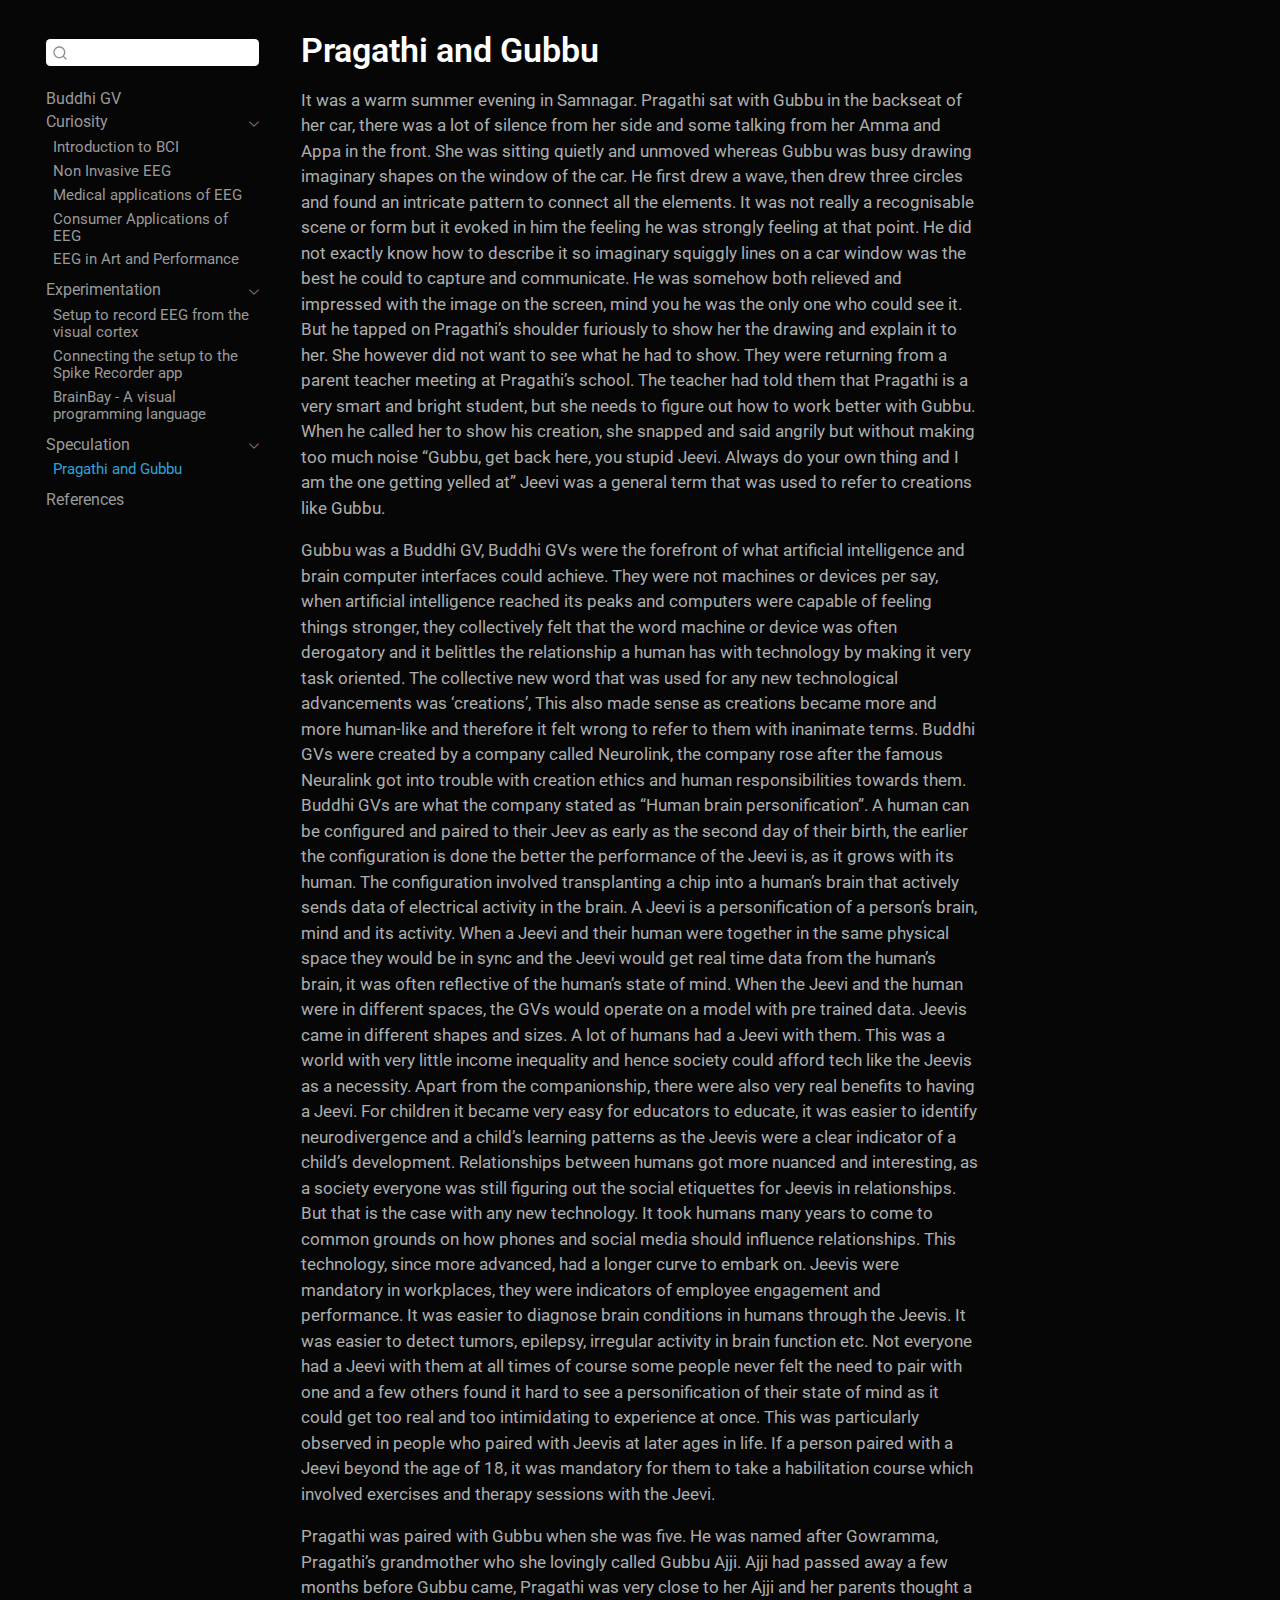
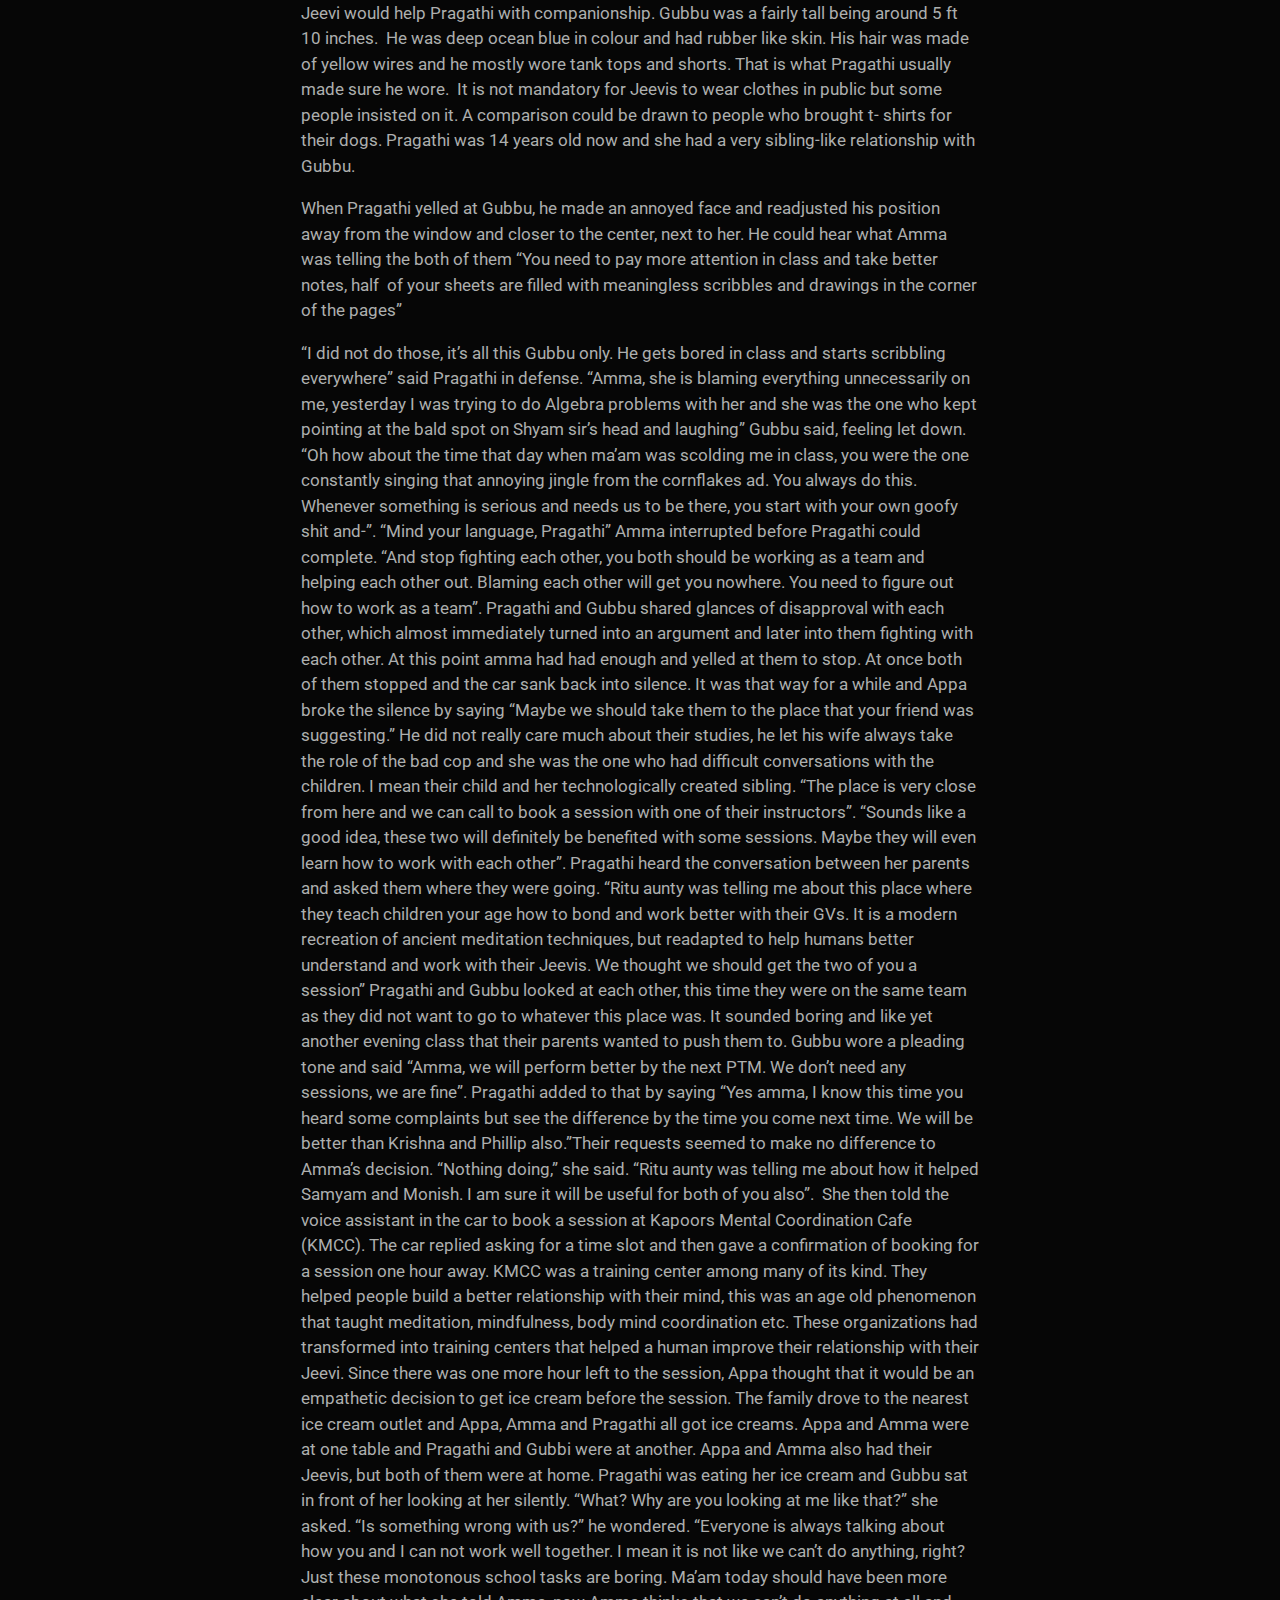
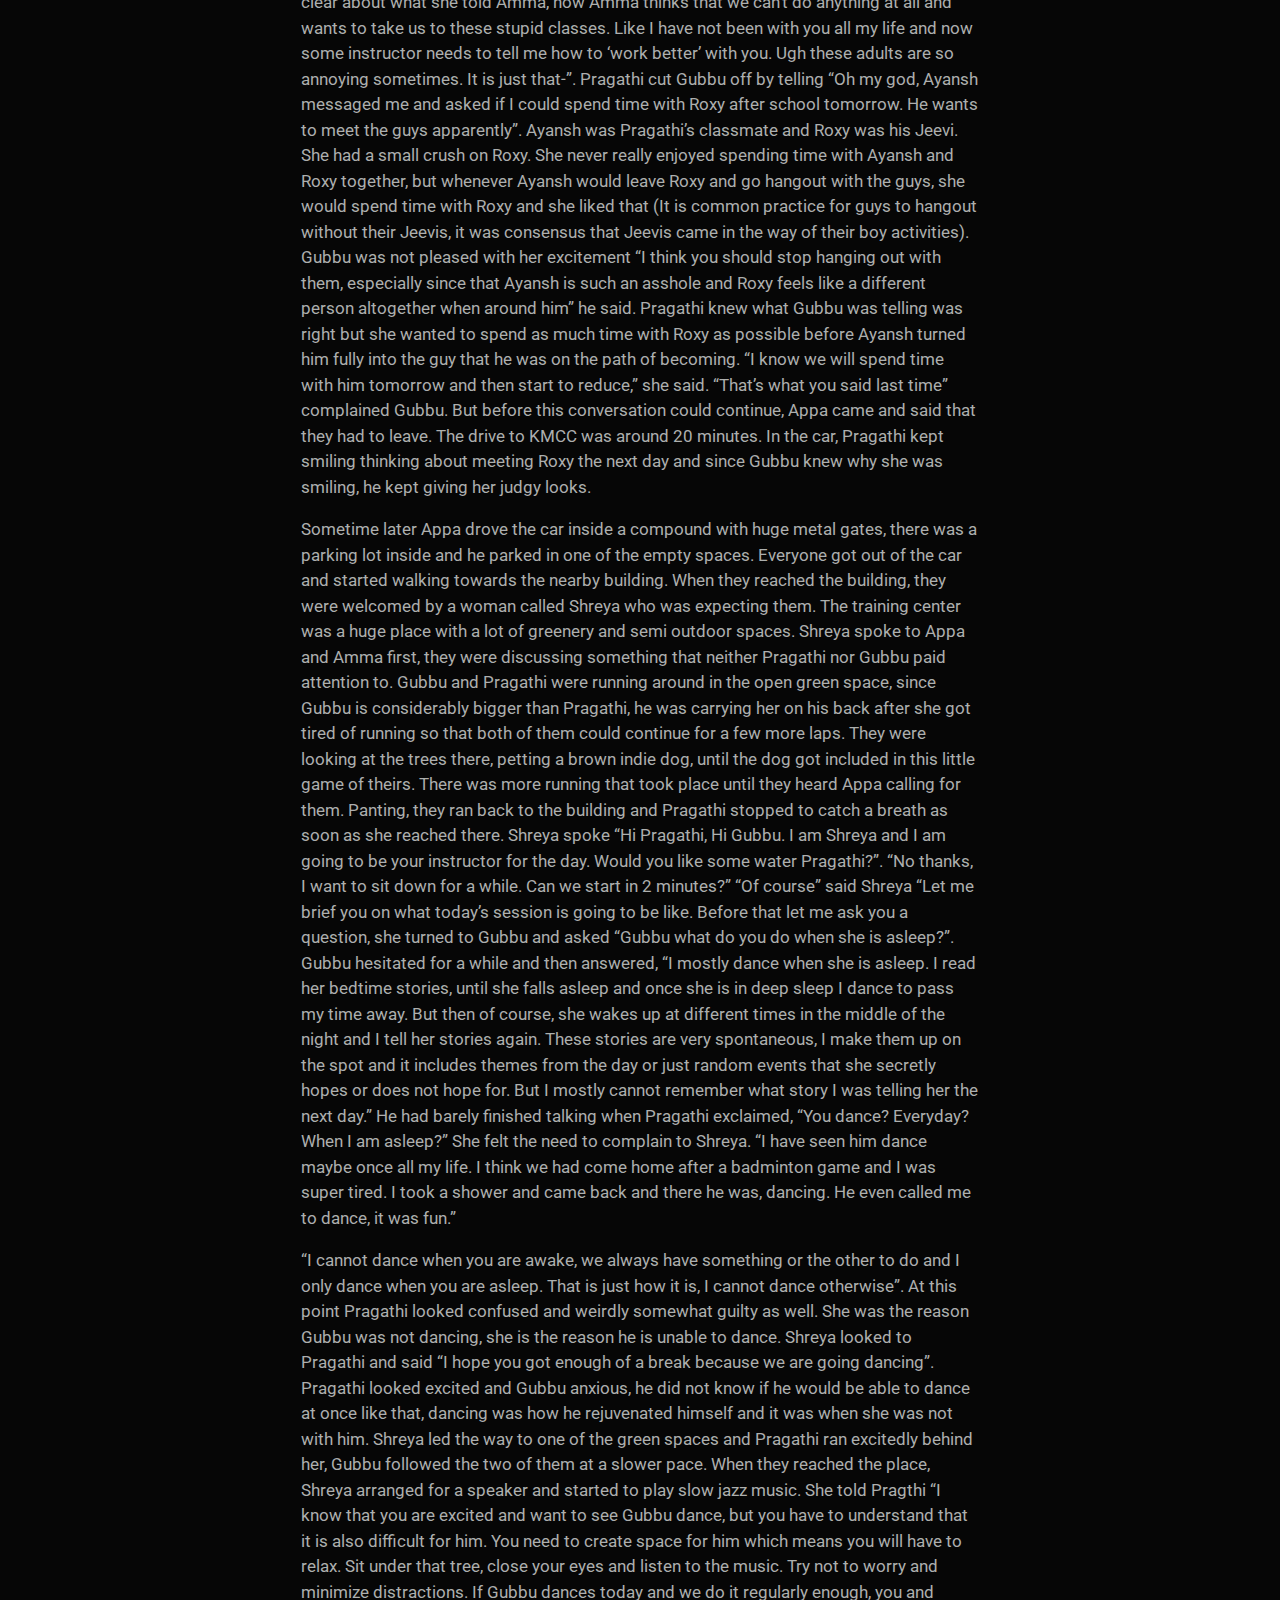
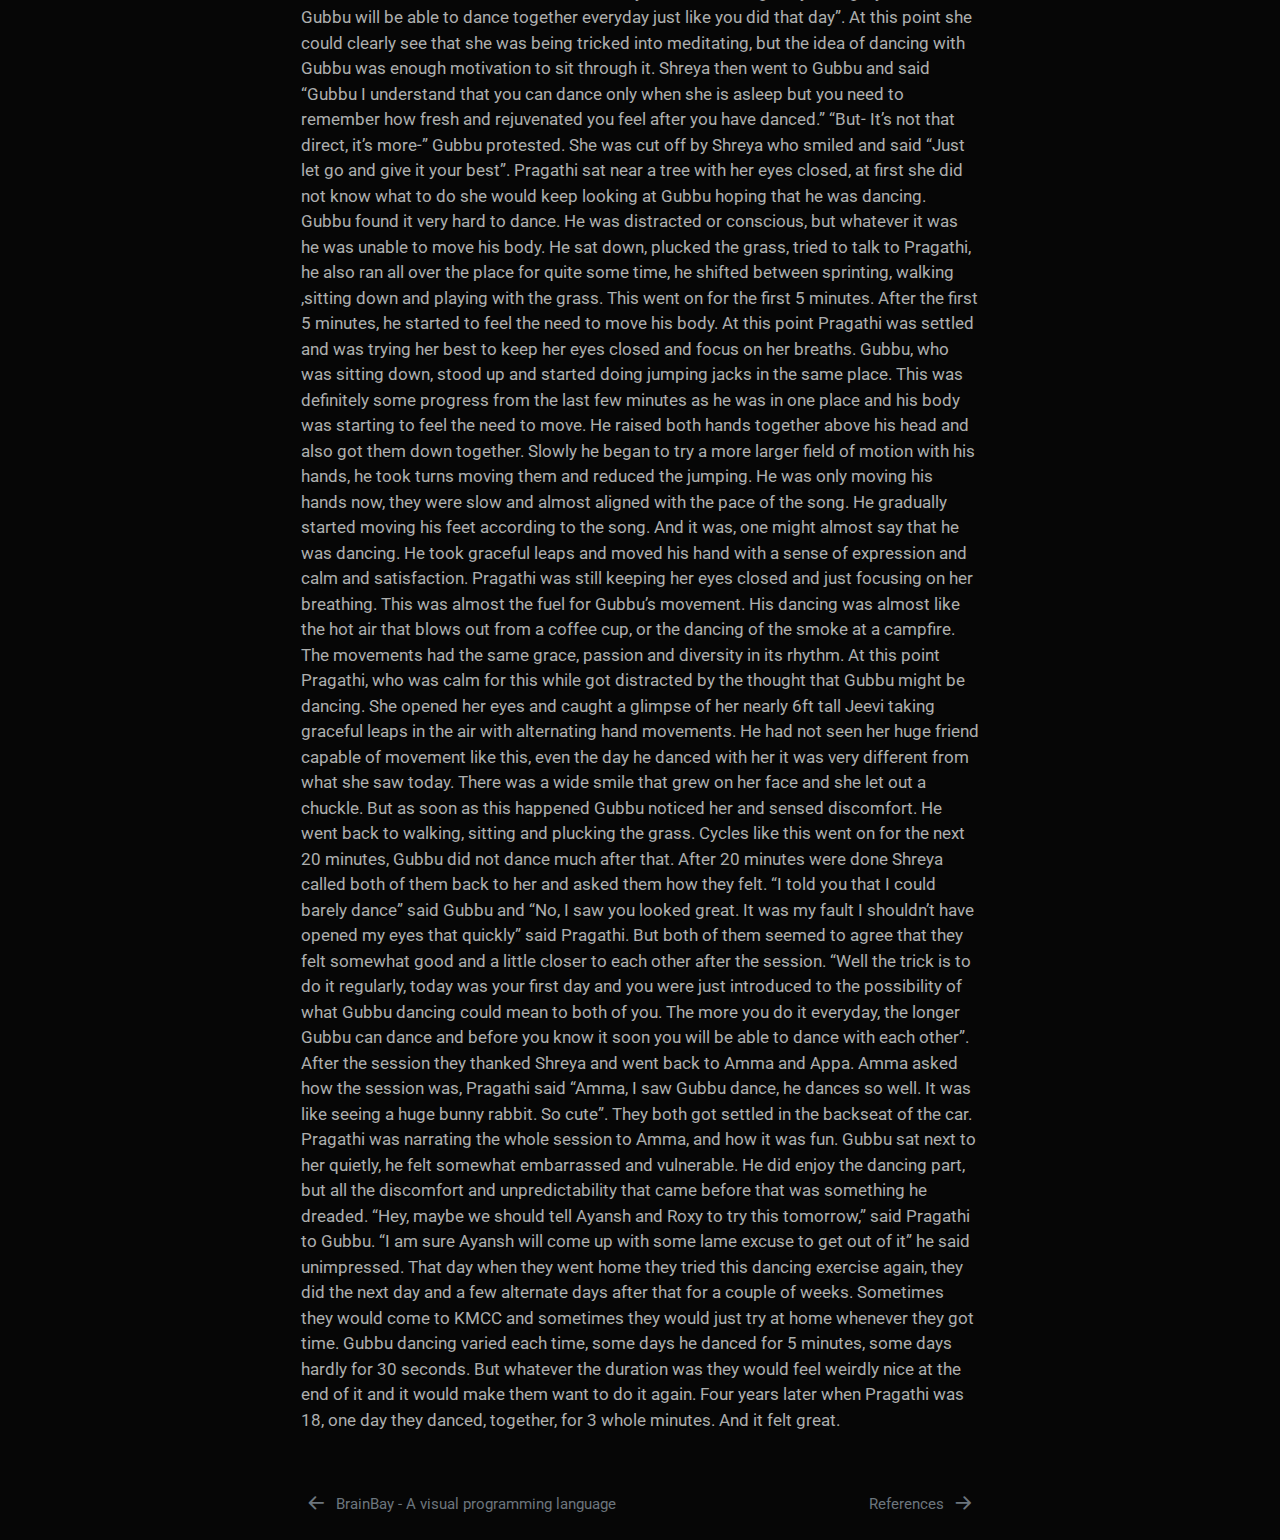
<file: _book/summary.html>
<!DOCTYPE html>
<html xmlns="http://www.w3.org/1999/xhtml" lang="en" xml:lang="en"><head>

<meta charset="utf-8">
<meta name="generator" content="quarto-1.4.553">

<meta name="viewport" content="width=device-width, initial-scale=1.0, user-scalable=yes">


<title>Pragathi and Gubbu</title>
<style>
code{white-space: pre-wrap;}
span.smallcaps{font-variant: small-caps;}
div.columns{display: flex; gap: min(4vw, 1.5em);}
div.column{flex: auto; overflow-x: auto;}
div.hanging-indent{margin-left: 1.5em; text-indent: -1.5em;}
ul.task-list{list-style: none;}
ul.task-list li input[type="checkbox"] {
  width: 0.8em;
  margin: 0 0.8em 0.2em -1em; /* quarto-specific, see https://github.com/quarto-dev/quarto-cli/issues/4556 */ 
  vertical-align: middle;
}
</style>


<script src="site_libs/quarto-nav/quarto-nav.js"></script>
<script src="site_libs/quarto-nav/headroom.min.js"></script>
<script src="site_libs/clipboard/clipboard.min.js"></script>
<script src="site_libs/quarto-search/autocomplete.umd.js"></script>
<script src="site_libs/quarto-search/fuse.min.js"></script>
<script src="site_libs/quarto-search/quarto-search.js"></script>
<meta name="quarto:offset" content="./">
<link href="./references.html" rel="next">
<link href="./brbay.html" rel="prev">
<link href="./images/bgv.png" rel="icon" type="image/png">
<script src="site_libs/quarto-html/quarto.js"></script>
<script src="site_libs/quarto-html/popper.min.js"></script>
<script src="site_libs/quarto-html/tippy.umd.min.js"></script>
<script src="site_libs/quarto-html/anchor.min.js"></script>
<link href="site_libs/quarto-html/tippy.css" rel="stylesheet">
<link href="site_libs/quarto-html/quarto-syntax-highlighting-dark.css" rel="stylesheet" id="quarto-text-highlighting-styles">
<script src="site_libs/bootstrap/bootstrap.min.js"></script>
<link href="site_libs/bootstrap/bootstrap-icons.css" rel="stylesheet">
<link href="site_libs/bootstrap/bootstrap.min.css" rel="stylesheet" id="quarto-bootstrap" data-mode="dark">
<script id="quarto-search-options" type="application/json">{
  "location": "sidebar",
  "copy-button": false,
  "collapse-after": 3,
  "panel-placement": "start",
  "type": "textbox",
  "limit": 50,
  "keyboard-shortcut": [
    "f",
    "/",
    "s"
  ],
  "show-item-context": false,
  "language": {
    "search-no-results-text": "No results",
    "search-matching-documents-text": "matching documents",
    "search-copy-link-title": "Copy link to search",
    "search-hide-matches-text": "Hide additional matches",
    "search-more-match-text": "more match in this document",
    "search-more-matches-text": "more matches in this document",
    "search-clear-button-title": "Clear",
    "search-text-placeholder": "",
    "search-detached-cancel-button-title": "Cancel",
    "search-submit-button-title": "Submit",
    "search-label": "Search"
  }
}</script>


</head>

<body class="nav-sidebar floating">

<div id="quarto-search-results"></div>
  <header id="quarto-header" class="headroom fixed-top">
  <nav class="quarto-secondary-nav">
    <div class="container-fluid d-flex">
      <button type="button" class="quarto-btn-toggle btn" data-bs-toggle="collapse" data-bs-target=".quarto-sidebar-collapse-item" aria-controls="quarto-sidebar" aria-expanded="false" aria-label="Toggle sidebar navigation" onclick="if (window.quartoToggleHeadroom) { window.quartoToggleHeadroom(); }">
        <i class="bi bi-layout-text-sidebar-reverse"></i>
      </button>
        <nav class="quarto-page-breadcrumbs" aria-label="breadcrumb"><ol class="breadcrumb"><li class="breadcrumb-item"><a href="./summary.html">Speculation</a></li><li class="breadcrumb-item"><a href="./summary.html"><span class="chapter-title">Pragathi and Gubbu</span></a></li></ol></nav>
        <a class="flex-grow-1" role="button" data-bs-toggle="collapse" data-bs-target=".quarto-sidebar-collapse-item" aria-controls="quarto-sidebar" aria-expanded="false" aria-label="Toggle sidebar navigation" onclick="if (window.quartoToggleHeadroom) { window.quartoToggleHeadroom(); }">      
        </a>
      <button type="button" class="btn quarto-search-button" aria-label="" onclick="window.quartoOpenSearch();">
        <i class="bi bi-search"></i>
      </button>
    </div>
  </nav>
</header>
<!-- content -->
<div id="quarto-content" class="quarto-container page-columns page-rows-contents page-layout-article">
<!-- sidebar -->
  <nav id="quarto-sidebar" class="sidebar collapse collapse-horizontal quarto-sidebar-collapse-item sidebar-navigation floating overflow-auto">
        <div class="mt-2 flex-shrink-0 align-items-center">
        <div class="sidebar-search">
        <div id="quarto-search" class="" title="Search"></div>
        </div>
        </div>
    <div class="sidebar-menu-container"> 
    <ul class="list-unstyled mt-1">
        <li class="sidebar-item">
  <div class="sidebar-item-container"> 
  <a href="./index.html" class="sidebar-item-text sidebar-link"><span class="chapter-title">Buddhi GV</span></a>
  </div>
</li>
        <li class="sidebar-item sidebar-item-section">
      <div class="sidebar-item-container"> 
            <a class="sidebar-item-text sidebar-link text-start" data-bs-toggle="collapse" data-bs-target="#quarto-sidebar-section-1" aria-expanded="true">
 <span class="menu-text">Curiosity</span></a>
          <a class="sidebar-item-toggle text-start" data-bs-toggle="collapse" data-bs-target="#quarto-sidebar-section-1" aria-expanded="true" aria-label="Toggle section">
            <i class="bi bi-chevron-right ms-2"></i>
          </a> 
      </div>
      <ul id="quarto-sidebar-section-1" class="collapse list-unstyled sidebar-section depth1 show">  
          <li class="sidebar-item">
  <div class="sidebar-item-container"> 
  <a href="./bci.html" class="sidebar-item-text sidebar-link"><span class="chapter-title">Introduction to BCI</span></a>
  </div>
</li>
          <li class="sidebar-item">
  <div class="sidebar-item-container"> 
  <a href="./non_invasive_eeg.html" class="sidebar-item-text sidebar-link"><span class="chapter-title">Non Invasive EEG</span></a>
  </div>
</li>
          <li class="sidebar-item">
  <div class="sidebar-item-container"> 
  <a href="./med.html" class="sidebar-item-text sidebar-link"><span class="chapter-title">Medical applications of EEG</span></a>
  </div>
</li>
          <li class="sidebar-item">
  <div class="sidebar-item-container"> 
  <a href="./consumer.html" class="sidebar-item-text sidebar-link"><span class="chapter-title">Consumer Applications of EEG</span></a>
  </div>
</li>
          <li class="sidebar-item">
  <div class="sidebar-item-container"> 
  <a href="./art.html" class="sidebar-item-text sidebar-link"><span class="chapter-title">EEG in Art and Performance</span></a>
  </div>
</li>
      </ul>
  </li>
        <li class="sidebar-item sidebar-item-section">
      <div class="sidebar-item-container"> 
            <a class="sidebar-item-text sidebar-link text-start" data-bs-toggle="collapse" data-bs-target="#quarto-sidebar-section-2" aria-expanded="true">
 <span class="menu-text">Experimentation</span></a>
          <a class="sidebar-item-toggle text-start" data-bs-toggle="collapse" data-bs-target="#quarto-sidebar-section-2" aria-expanded="true" aria-label="Toggle section">
            <i class="bi bi-chevron-right ms-2"></i>
          </a> 
      </div>
      <ul id="quarto-sidebar-section-2" class="collapse list-unstyled sidebar-section depth1 show">  
          <li class="sidebar-item">
  <div class="sidebar-item-container"> 
  <a href="./record.html" class="sidebar-item-text sidebar-link"><span class="chapter-title">Setup to record EEG from the visual cortex</span></a>
  </div>
</li>
          <li class="sidebar-item">
  <div class="sidebar-item-container"> 
  <a href="./byb.html" class="sidebar-item-text sidebar-link"><span class="chapter-title">Connecting the setup to the Spike Recorder app</span></a>
  </div>
</li>
          <li class="sidebar-item">
  <div class="sidebar-item-container"> 
  <a href="./brbay.html" class="sidebar-item-text sidebar-link"><span class="chapter-title">BrainBay - A visual programming language</span></a>
  </div>
</li>
      </ul>
  </li>
        <li class="sidebar-item sidebar-item-section">
      <div class="sidebar-item-container"> 
            <a class="sidebar-item-text sidebar-link text-start" data-bs-toggle="collapse" data-bs-target="#quarto-sidebar-section-3" aria-expanded="true">
 <span class="menu-text">Speculation</span></a>
          <a class="sidebar-item-toggle text-start" data-bs-toggle="collapse" data-bs-target="#quarto-sidebar-section-3" aria-expanded="true" aria-label="Toggle section">
            <i class="bi bi-chevron-right ms-2"></i>
          </a> 
      </div>
      <ul id="quarto-sidebar-section-3" class="collapse list-unstyled sidebar-section depth1 show">  
          <li class="sidebar-item">
  <div class="sidebar-item-container"> 
  <a href="./summary.html" class="sidebar-item-text sidebar-link active"><span class="chapter-title">Pragathi and Gubbu</span></a>
  </div>
</li>
      </ul>
  </li>
        <li class="sidebar-item">
  <div class="sidebar-item-container"> 
  <a href="./references.html" class="sidebar-item-text sidebar-link">
 <span class="menu-text">References</span></a>
  </div>
</li>
    </ul>
    </div>
</nav>
<div id="quarto-sidebar-glass" class="quarto-sidebar-collapse-item" data-bs-toggle="collapse" data-bs-target=".quarto-sidebar-collapse-item"></div>
<!-- margin-sidebar -->
    <div id="quarto-margin-sidebar" class="sidebar margin-sidebar">
        
    </div>
<!-- main -->
<main class="content" id="quarto-document-content">

<header id="title-block-header">
<h1 class="title display-7"><span class="chapter-title">Pragathi and Gubbu</span></h1>

</header>


<p>It was a warm summer evening in Samnagar. Pragathi sat with Gubbu in the backseat of her car, there was a lot of silence from her side and some talking from her Amma and Appa in the front. She was sitting quietly and unmoved whereas Gubbu was busy drawing imaginary shapes on the window of the car. He first drew a wave, then drew three circles and found an intricate pattern to connect all the elements. It was not really a recognisable scene or form but it evoked in him the feeling he was strongly feeling at that point. He did not exactly know how to describe it so imaginary squiggly lines on a car window was the best he could to capture and communicate. He was somehow both relieved and impressed with the image on the screen, mind you he was the only one who could see it. But he tapped on Pragathi’s shoulder furiously to show her the drawing and explain it to her. She however did not want to see what he had to show. They were returning from a parent teacher meeting at Pragathi’s school. The teacher had told them that Pragathi is a very smart and bright student, but she needs to figure out how to work better with Gubbu. When he called her to show his creation, she snapped and said angrily but without making too much noise “Gubbu, get back here, you stupid Jeevi. Always do your own thing and I am the one getting yelled at” Jeevi was a general term that was used to refer to creations like Gubbu.&nbsp;</p>
<p>Gubbu was a Buddhi GV, Buddhi GVs were the forefront of what artificial intelligence and brain computer interfaces could achieve. They were not machines or devices per say, when artificial intelligence reached its peaks and computers were capable of feeling things stronger, they collectively felt that the word machine or device was often derogatory and it belittles the relationship a human has with technology by making it very task oriented. The collective new word that was used for any new technological advancements was ‘creations’, This also made sense as creations became more and more human-like and therefore it felt wrong to refer to them with inanimate terms. Buddhi GVs were created by a company called Neurolink, the company rose after the famous Neuralink got into trouble with creation ethics and human responsibilities towards them. Buddhi GVs are what the company stated as “Human brain personification”. A human can be configured and paired to their Jeev as early as the second day of their birth, the earlier the configuration is done the better the performance of the Jeevi is, as it grows with its human. The configuration involved transplanting a chip into a human’s brain that actively sends data of electrical activity in the brain. A Jeevi is a personification of a person’s brain, mind and its activity. When a Jeevi and their human were together in the same physical space they would be in sync and the Jeevi would get real time data from the human’s brain, it was often reflective of the human’s state of mind. When the Jeevi and the human were in different spaces, the GVs would operate on a model with pre trained data. Jeevis came in different shapes and sizes. A lot of humans had a Jeevi with them. This was a world with very little income inequality and hence society could afford tech like the Jeevis as a necessity. Apart from the companionship, there were also very real benefits to having a Jeevi. For children it became very easy for educators to educate, it was easier to identify neurodivergence and a child’s learning patterns as the Jeevis were a clear indicator of a child’s development. Relationships between humans got more nuanced and interesting, as a society everyone was still figuring out the social etiquettes for Jeevis in relationships. But that is the case with any new technology. It took humans many years to come to common grounds on how phones and social media should influence relationships. This technology, since more advanced, had a longer curve to embark on. Jeevis were mandatory in workplaces, they were indicators of employee engagement and performance. It was easier to diagnose brain conditions in humans through the Jeevis. It was easier to detect tumors, epilepsy, irregular activity in brain function etc. Not everyone had a Jeevi with them at all times of course some people never felt the need to pair with one and a few others found it hard to see a personification of their state of mind as it could get too real and too intimidating to experience at once. This was particularly observed in people who paired with Jeevis at later ages in life. If a person paired with a Jeevi beyond the age of 18, it was mandatory for them to take a habilitation course which involved exercises and therapy sessions with the Jeevi.</p>
<p>Pragathi was paired with Gubbu when she was five. He was named after Gowramma, Pragathi’s grandmother who she lovingly called Gubbu Ajji. Ajji had passed away a few months before Gubbu came, Pragathi was very close to her Ajji and her parents thought a Jeevi would help Pragathi with companionship. Gubbu was a fairly tall being around 5 ft 10 inches.&nbsp; He was deep ocean blue in colour and had rubber like skin. His hair was made of yellow wires and he mostly wore tank tops and shorts. That is what Pragathi usually made sure he wore.&nbsp; It is not mandatory for Jeevis to wear clothes in public but some people insisted on it. A comparison could be drawn to people who brought t- shirts for their dogs. Pragathi was 14 years old now and she had a very sibling-like relationship with Gubbu.</p>
<p>When Pragathi yelled at Gubbu, he made an annoyed face and readjusted his position away from the window and closer to the center, next to her. He could hear what Amma was telling the both of them “You need to pay more attention in class and take better notes, half&nbsp; of your sheets are filled with meaningless scribbles and drawings in the corner of the pages”&nbsp;</p>
<p>“I did not do those, it’s all this Gubbu only. He gets bored in class and starts scribbling everywhere” said Pragathi in defense. “Amma, she is blaming everything unnecessarily on me, yesterday I was trying to do Algebra problems with her and she was the one who kept pointing at the bald spot on Shyam sir’s head and laughing” Gubbu said, feeling let down. “Oh how about the time that day when ma’am was scolding me in class, you were the one constantly singing that annoying jingle from the cornflakes ad. You always do this. Whenever something is serious and needs us to be there, you start with your own goofy shit and-”. “Mind your language, Pragathi” Amma interrupted before Pragathi could complete. “And stop fighting each other, you both should be working as a team and helping each other out. Blaming each other will get you nowhere. You need to figure out how to work as a team”. Pragathi and Gubbu shared glances of disapproval with each other, which almost immediately turned into an argument and later into them fighting with each other. At this point amma had had enough and yelled at them to stop. At once both of them stopped and the car sank back into silence. It was that way for a while and Appa broke the silence by saying “Maybe we should take them to the place that your friend was suggesting.” He did not really care much about their studies, he let his wife always take the role of the bad cop and she was the one who had difficult conversations with the children. I mean their child and her technologically created sibling. “The place is very close from here and we can call to book a session with one of their instructors”. “Sounds like a good idea, these two will definitely be benefited with some sessions. Maybe they will even learn how to work with each other”. Pragathi heard the conversation between her parents and asked them where they were going. “Ritu aunty was telling me about this place where they teach children your age how to bond and work better with their GVs. It is a modern recreation of ancient meditation techniques, but readapted to help humans better understand and work with their Jeevis. We thought we should get the two of you a session” Pragathi and Gubbu looked at each other, this time they were on the same team as they did not want to go to whatever this place was. It sounded boring and like yet another evening class that their parents wanted to push them to. Gubbu wore a pleading tone and said “Amma, we will perform better by the next PTM. We don’t need any sessions, we are fine”. Pragathi added to that by saying “Yes amma, I know this time you heard some complaints but see the difference by the time you come next time. We will be better than Krishna and Phillip also.”Their requests seemed to make no difference to Amma’s decision. “Nothing doing,” she said. “Ritu aunty was telling me about how it helped Samyam and Monish. I am sure it will be useful for both of you also”.&nbsp; She then told the voice assistant in the car to book a session at Kapoors Mental Coordination Cafe (KMCC). The car replied asking for a time slot and then gave a confirmation of booking for a session one hour away. KMCC was a training center among many of its kind. They helped people build a better relationship with their mind, this was an age old phenomenon that taught meditation, mindfulness, body mind coordination etc. These organizations had transformed into training centers that helped a human improve their relationship with their Jeevi. Since there was one more hour left to the session, Appa thought that it would be an empathetic decision to get ice cream before the session. The family drove to the nearest ice cream outlet and Appa, Amma and Pragathi all got ice creams. Appa and Amma were at one table and Pragathi and Gubbi were at another. Appa and Amma also had their Jeevis, but both of them were at home. Pragathi was eating her ice cream and Gubbu sat in front of her looking at her silently. “What? Why are you looking at me like that?” she asked. “Is something wrong with us?” he wondered. “Everyone is always talking about how you and I can not work well together. I mean it is not like we can’t do anything, right? Just these monotonous school tasks are boring. Ma’am today should have been more clear about what she told Amma, now Amma thinks that we can’t do anything at all and wants to take us to these stupid classes. Like I have not been with you all my life and now some instructor needs to tell me how to ‘work better’ with you. Ugh these adults are so annoying sometimes. It is just that-”. Pragathi cut Gubbu off by telling “Oh my god, Ayansh messaged me and asked if I could spend time with Roxy after school tomorrow. He wants to meet the guys apparently”. Ayansh was Pragathi’s classmate and Roxy was his Jeevi. She had a small crush on Roxy. She never really enjoyed spending time with Ayansh and Roxy together, but whenever Ayansh would leave Roxy and go hangout with the guys, she would spend time with Roxy and she liked that (It is common practice for guys to hangout without their Jeevis, it was consensus that Jeevis came in the way of their boy activities). Gubbu was not pleased with her excitement “I think you should stop hanging out with them, especially since that Ayansh is such an asshole and Roxy feels like a different person altogether when around him” he said. Pragathi knew what Gubbu was telling was right but she wanted to spend as much time with Roxy as possible before Ayansh turned him fully into the guy that he was on the path of becoming. “I know we will spend time with him tomorrow and then start to reduce,” she said. “That’s what you said last time” complained Gubbu. But before this conversation could continue, Appa came and said that they had to leave. The drive to KMCC was around 20 minutes. In the car, Pragathi kept smiling thinking about meeting Roxy the next day and since Gubbu knew why she was smiling, he kept giving her judgy looks.</p>
<p>Sometime later Appa drove the car inside a compound with huge metal gates, there was a parking lot inside and he parked in one of the empty spaces. Everyone got out of the car and started walking towards the nearby building. When they reached the building, they were welcomed by a woman called Shreya who was expecting them. The training center was a huge place with a lot of greenery and semi outdoor spaces. Shreya spoke to Appa and Amma first, they were discussing something that neither Pragathi nor Gubbu paid attention to. Gubbu and Pragathi were running around in the open green space, since Gubbu is considerably bigger than Pragathi, he was carrying her on his back after she got tired of running so that both of them could continue for a few more laps. They were looking at the trees there, petting a brown indie dog, until the dog got included in this little game of theirs. There was more running that took place until they heard Appa calling for them. Panting, they ran back to the building and Pragathi stopped to catch a breath as soon as she reached there. Shreya spoke “Hi Pragathi, Hi Gubbu. I am Shreya and I am going to be your instructor for the day. Would you like some water Pragathi?”. “No thanks, I want to sit down for a while. Can we start in 2 minutes?” “Of course” said Shreya “Let me brief you on what today’s session is going to be like. Before that let me ask you a question, she turned to Gubbu and asked “Gubbu what do you do when she is asleep?”. Gubbu hesitated for a while and then answered, “I mostly dance when she is asleep. I read her bedtime stories, until she falls asleep and once she is in deep sleep I dance to pass my time away. But then of course, she wakes up at different times in the middle of the night and I tell her stories again. These stories are very spontaneous, I make them up on the spot and it includes themes from the day or just random events that she secretly hopes or does not hope for. But I mostly cannot remember what story I was telling her the next day.” He had barely finished talking when Pragathi exclaimed, “You dance? Everyday? When I am asleep?” She felt the need to complain to Shreya. “I have seen him dance maybe once all my life. I think we had come home after a badminton game and I was super tired. I took a shower and came back and there he was, dancing. He even called me to dance, it was fun.”&nbsp;</p>
<p>“I cannot dance when you are awake, we always have something or the other to do and I only dance when you are asleep. That is just how it is, I cannot dance otherwise”. At this point Pragathi looked confused and weirdly somewhat guilty as well. She was the reason Gubbu was not dancing, she is the reason he is unable to dance. Shreya looked to Pragathi and said “I hope you got enough of a break because we are going dancing”. Pragathi looked excited and Gubbu anxious, he did not know if he would be able to dance at once like that, dancing was how he rejuvenated himself and it was when she was not with him. Shreya led the way to one of the green spaces and Pragathi ran excitedly behind her, Gubbu followed the two of them at a slower pace. When they reached the place, Shreya arranged for a speaker and started to play slow jazz music. She told Pragthi “I know that you are excited and want to see Gubbu dance, but you have to understand that it is also difficult for him. You need to create space for him which means you will have to relax. Sit under that tree, close your eyes and listen to the music. Try not to worry and minimize distractions. If Gubbu dances today and we do it regularly enough, you and Gubbu will be able to dance together everyday just like you did that day”. At this point she could clearly see that she was being tricked into meditating, but the idea of dancing with Gubbu was enough motivation to sit through it. Shreya then went to Gubbu and said “Gubbu I understand that you can dance only when she is asleep but you need to remember how fresh and rejuvenated you feel after you have danced.” “But- It’s not that direct, it’s more-” Gubbu protested. She was cut off by Shreya who smiled and said “Just let go and give it your best”. Pragathi sat near a tree with her eyes closed, at first she did not know what to do she would keep looking at Gubbu hoping that he was dancing. Gubbu found it very hard to dance. He was distracted or conscious, but whatever it was he was unable to move his body. He sat down, plucked the grass, tried to talk to Pragathi, he also ran all over the place for quite some time, he shifted between sprinting, walking ,sitting down and playing with the grass. This went on for the first 5 minutes. After the first 5 minutes, he started to feel the need to move his body. At this point Pragathi was settled and was trying her best to keep her eyes closed and focus on her breaths. Gubbu, who was sitting down, stood up and started doing jumping jacks in the same place. This was definitely some progress from the last few minutes as he was in one place and his body was starting to feel the need to move. He raised both hands together above his head and also got them down together. Slowly he began to try a more larger field of motion with his hands, he took turns moving them and reduced the jumping. He was only moving his hands now, they were slow and almost aligned with the pace of the song. He gradually started moving his feet according to the song. And it was, one might almost say that he was dancing. He took graceful leaps and moved his hand with a sense of expression and calm and satisfaction. Pragathi was still keeping her eyes closed and just focusing on her breathing. This was almost the fuel for Gubbu’s movement. His dancing was almost like the hot air that blows out from a coffee cup, or the dancing of the smoke at a campfire. The movements had the same grace, passion and diversity in its rhythm. At this point Pragathi, who was calm for this while got distracted by the thought that Gubbu might be dancing. She opened her eyes and caught a glimpse of her nearly 6ft tall Jeevi taking graceful leaps in the air with alternating hand movements. He had not seen her huge friend capable of movement like this, even the day he danced with her it was very different from what she saw today. There was a wide smile that grew on her face and she let out a chuckle. But as soon as this happened Gubbu noticed her and sensed discomfort. He went back to walking, sitting and plucking the grass. Cycles like this went on for the next 20 minutes, Gubbu did not dance much after that. After 20 minutes were done Shreya called both of them back to her and asked them how they felt. “I told you that I could barely dance” said Gubbu and “No, I saw you looked great. It was my fault I shouldn’t have opened my eyes that quickly” said Pragathi. But both of them seemed to agree that they felt somewhat good and a little closer to each other after the session. “Well the trick is to do it regularly, today was your first day and you were just introduced to the possibility of what Gubbu dancing could mean to both of you. The more you do it everyday, the longer Gubbu can dance and before you know it soon you will be able to dance with each other”. After the session they thanked Shreya and went back to Amma and Appa. Amma asked how the session was, Pragathi said “Amma, I saw Gubbu dance, he dances so well. It was like seeing a huge bunny rabbit. So cute”. They both got settled in the backseat of the car. Pragathi was narrating the whole session to Amma, and how it was fun. Gubbu sat next to her quietly, he felt somewhat embarrassed and vulnerable. He did enjoy the dancing part, but all the discomfort and unpredictability that came before that was something he dreaded. “Hey, maybe we should tell Ayansh and Roxy to try this tomorrow,” said Pragathi to Gubbu. “I am sure Ayansh will come up with some lame excuse to get out of it” he said unimpressed. That day when they went home they tried this dancing exercise again, they did the next day and a few alternate days after that for a couple of weeks. Sometimes they would come to KMCC and sometimes they would just try at home whenever they got time. Gubbu dancing varied each time, some days he danced for 5 minutes, some days hardly for 30 seconds. But whatever the duration was they would feel weirdly nice at the end of it and it would make them want to do it again. Four years later when Pragathi was 18, one day they danced, together, for 3 whole minutes. And it felt great.&nbsp;</p>



</main> <!-- /main -->
<script id="quarto-html-after-body" type="application/javascript">
window.document.addEventListener("DOMContentLoaded", function (event) {
  const toggleBodyColorMode = (bsSheetEl) => {
    const mode = bsSheetEl.getAttribute("data-mode");
    const bodyEl = window.document.querySelector("body");
    if (mode === "dark") {
      bodyEl.classList.add("quarto-dark");
      bodyEl.classList.remove("quarto-light");
    } else {
      bodyEl.classList.add("quarto-light");
      bodyEl.classList.remove("quarto-dark");
    }
  }
  const toggleBodyColorPrimary = () => {
    const bsSheetEl = window.document.querySelector("link#quarto-bootstrap");
    if (bsSheetEl) {
      toggleBodyColorMode(bsSheetEl);
    }
  }
  toggleBodyColorPrimary();  
  const icon = "";
  const anchorJS = new window.AnchorJS();
  anchorJS.options = {
    placement: 'right',
    icon: icon
  };
  anchorJS.add('.anchored');
  const isCodeAnnotation = (el) => {
    for (const clz of el.classList) {
      if (clz.startsWith('code-annotation-')) {                     
        return true;
      }
    }
    return false;
  }
  const clipboard = new window.ClipboardJS('.code-copy-button', {
    text: function(trigger) {
      const codeEl = trigger.previousElementSibling.cloneNode(true);
      for (const childEl of codeEl.children) {
        if (isCodeAnnotation(childEl)) {
          childEl.remove();
        }
      }
      return codeEl.innerText;
    }
  });
  clipboard.on('success', function(e) {
    // button target
    const button = e.trigger;
    // don't keep focus
    button.blur();
    // flash "checked"
    button.classList.add('code-copy-button-checked');
    var currentTitle = button.getAttribute("title");
    button.setAttribute("title", "Copied!");
    let tooltip;
    if (window.bootstrap) {
      button.setAttribute("data-bs-toggle", "tooltip");
      button.setAttribute("data-bs-placement", "left");
      button.setAttribute("data-bs-title", "Copied!");
      tooltip = new bootstrap.Tooltip(button, 
        { trigger: "manual", 
          customClass: "code-copy-button-tooltip",
          offset: [0, -8]});
      tooltip.show();    
    }
    setTimeout(function() {
      if (tooltip) {
        tooltip.hide();
        button.removeAttribute("data-bs-title");
        button.removeAttribute("data-bs-toggle");
        button.removeAttribute("data-bs-placement");
      }
      button.setAttribute("title", currentTitle);
      button.classList.remove('code-copy-button-checked');
    }, 1000);
    // clear code selection
    e.clearSelection();
  });
    var localhostRegex = new RegExp(/^(?:http|https):\/\/localhost\:?[0-9]*\//);
    var mailtoRegex = new RegExp(/^mailto:/);
      var filterRegex = new RegExp('/' + window.location.host + '/');
    var isInternal = (href) => {
        return filterRegex.test(href) || localhostRegex.test(href) || mailtoRegex.test(href);
    }
    // Inspect non-navigation links and adorn them if external
 	var links = window.document.querySelectorAll('a[href]:not(.nav-link):not(.navbar-brand):not(.toc-action):not(.sidebar-link):not(.sidebar-item-toggle):not(.pagination-link):not(.no-external):not([aria-hidden]):not(.dropdown-item):not(.quarto-navigation-tool)');
    for (var i=0; i<links.length; i++) {
      const link = links[i];
      if (!isInternal(link.href)) {
        // undo the damage that might have been done by quarto-nav.js in the case of
        // links that we want to consider external
        if (link.dataset.originalHref !== undefined) {
          link.href = link.dataset.originalHref;
        }
      }
    }
  function tippyHover(el, contentFn, onTriggerFn, onUntriggerFn) {
    const config = {
      allowHTML: true,
      maxWidth: 500,
      delay: 100,
      arrow: false,
      appendTo: function(el) {
          return el.parentElement;
      },
      interactive: true,
      interactiveBorder: 10,
      theme: 'quarto',
      placement: 'bottom-start',
    };
    if (contentFn) {
      config.content = contentFn;
    }
    if (onTriggerFn) {
      config.onTrigger = onTriggerFn;
    }
    if (onUntriggerFn) {
      config.onUntrigger = onUntriggerFn;
    }
    window.tippy(el, config); 
  }
  const noterefs = window.document.querySelectorAll('a[role="doc-noteref"]');
  for (var i=0; i<noterefs.length; i++) {
    const ref = noterefs[i];
    tippyHover(ref, function() {
      // use id or data attribute instead here
      let href = ref.getAttribute('data-footnote-href') || ref.getAttribute('href');
      try { href = new URL(href).hash; } catch {}
      const id = href.replace(/^#\/?/, "");
      const note = window.document.getElementById(id);
      if (note) {
        return note.innerHTML;
      } else {
        return "";
      }
    });
  }
  const xrefs = window.document.querySelectorAll('a.quarto-xref');
  const processXRef = (id, note) => {
    // Strip column container classes
    const stripColumnClz = (el) => {
      el.classList.remove("page-full", "page-columns");
      if (el.children) {
        for (const child of el.children) {
          stripColumnClz(child);
        }
      }
    }
    stripColumnClz(note)
    if (id === null || id.startsWith('sec-')) {
      // Special case sections, only their first couple elements
      const container = document.createElement("div");
      if (note.children && note.children.length > 2) {
        container.appendChild(note.children[0].cloneNode(true));
        for (let i = 1; i < note.children.length; i++) {
          const child = note.children[i];
          if (child.tagName === "P" && child.innerText === "") {
            continue;
          } else {
            container.appendChild(child.cloneNode(true));
            break;
          }
        }
        if (window.Quarto?.typesetMath) {
          window.Quarto.typesetMath(container);
        }
        return container.innerHTML
      } else {
        if (window.Quarto?.typesetMath) {
          window.Quarto.typesetMath(note);
        }
        return note.innerHTML;
      }
    } else {
      // Remove any anchor links if they are present
      const anchorLink = note.querySelector('a.anchorjs-link');
      if (anchorLink) {
        anchorLink.remove();
      }
      if (window.Quarto?.typesetMath) {
        window.Quarto.typesetMath(note);
      }
      // TODO in 1.5, we should make sure this works without a callout special case
      if (note.classList.contains("callout")) {
        return note.outerHTML;
      } else {
        return note.innerHTML;
      }
    }
  }
  for (var i=0; i<xrefs.length; i++) {
    const xref = xrefs[i];
    tippyHover(xref, undefined, function(instance) {
      instance.disable();
      let url = xref.getAttribute('href');
      let hash = undefined; 
      if (url.startsWith('#')) {
        hash = url;
      } else {
        try { hash = new URL(url).hash; } catch {}
      }
      if (hash) {
        const id = hash.replace(/^#\/?/, "");
        const note = window.document.getElementById(id);
        if (note !== null) {
          try {
            const html = processXRef(id, note.cloneNode(true));
            instance.setContent(html);
          } finally {
            instance.enable();
            instance.show();
          }
        } else {
          // See if we can fetch this
          fetch(url.split('#')[0])
          .then(res => res.text())
          .then(html => {
            const parser = new DOMParser();
            const htmlDoc = parser.parseFromString(html, "text/html");
            const note = htmlDoc.getElementById(id);
            if (note !== null) {
              const html = processXRef(id, note);
              instance.setContent(html);
            } 
          }).finally(() => {
            instance.enable();
            instance.show();
          });
        }
      } else {
        // See if we can fetch a full url (with no hash to target)
        // This is a special case and we should probably do some content thinning / targeting
        fetch(url)
        .then(res => res.text())
        .then(html => {
          const parser = new DOMParser();
          const htmlDoc = parser.parseFromString(html, "text/html");
          const note = htmlDoc.querySelector('main.content');
          if (note !== null) {
            // This should only happen for chapter cross references
            // (since there is no id in the URL)
            // remove the first header
            if (note.children.length > 0 && note.children[0].tagName === "HEADER") {
              note.children[0].remove();
            }
            const html = processXRef(null, note);
            instance.setContent(html);
          } 
        }).finally(() => {
          instance.enable();
          instance.show();
        });
      }
    }, function(instance) {
    });
  }
      let selectedAnnoteEl;
      const selectorForAnnotation = ( cell, annotation) => {
        let cellAttr = 'data-code-cell="' + cell + '"';
        let lineAttr = 'data-code-annotation="' +  annotation + '"';
        const selector = 'span[' + cellAttr + '][' + lineAttr + ']';
        return selector;
      }
      const selectCodeLines = (annoteEl) => {
        const doc = window.document;
        const targetCell = annoteEl.getAttribute("data-target-cell");
        const targetAnnotation = annoteEl.getAttribute("data-target-annotation");
        const annoteSpan = window.document.querySelector(selectorForAnnotation(targetCell, targetAnnotation));
        const lines = annoteSpan.getAttribute("data-code-lines").split(",");
        const lineIds = lines.map((line) => {
          return targetCell + "-" + line;
        })
        let top = null;
        let height = null;
        let parent = null;
        if (lineIds.length > 0) {
            //compute the position of the single el (top and bottom and make a div)
            const el = window.document.getElementById(lineIds[0]);
            top = el.offsetTop;
            height = el.offsetHeight;
            parent = el.parentElement.parentElement;
          if (lineIds.length > 1) {
            const lastEl = window.document.getElementById(lineIds[lineIds.length - 1]);
            const bottom = lastEl.offsetTop + lastEl.offsetHeight;
            height = bottom - top;
          }
          if (top !== null && height !== null && parent !== null) {
            // cook up a div (if necessary) and position it 
            let div = window.document.getElementById("code-annotation-line-highlight");
            if (div === null) {
              div = window.document.createElement("div");
              div.setAttribute("id", "code-annotation-line-highlight");
              div.style.position = 'absolute';
              parent.appendChild(div);
            }
            div.style.top = top - 2 + "px";
            div.style.height = height + 4 + "px";
            div.style.left = 0;
            let gutterDiv = window.document.getElementById("code-annotation-line-highlight-gutter");
            if (gutterDiv === null) {
              gutterDiv = window.document.createElement("div");
              gutterDiv.setAttribute("id", "code-annotation-line-highlight-gutter");
              gutterDiv.style.position = 'absolute';
              const codeCell = window.document.getElementById(targetCell);
              const gutter = codeCell.querySelector('.code-annotation-gutter');
              gutter.appendChild(gutterDiv);
            }
            gutterDiv.style.top = top - 2 + "px";
            gutterDiv.style.height = height + 4 + "px";
          }
          selectedAnnoteEl = annoteEl;
        }
      };
      const unselectCodeLines = () => {
        const elementsIds = ["code-annotation-line-highlight", "code-annotation-line-highlight-gutter"];
        elementsIds.forEach((elId) => {
          const div = window.document.getElementById(elId);
          if (div) {
            div.remove();
          }
        });
        selectedAnnoteEl = undefined;
      };
        // Handle positioning of the toggle
    window.addEventListener(
      "resize",
      throttle(() => {
        elRect = undefined;
        if (selectedAnnoteEl) {
          selectCodeLines(selectedAnnoteEl);
        }
      }, 10)
    );
    function throttle(fn, ms) {
    let throttle = false;
    let timer;
      return (...args) => {
        if(!throttle) { // first call gets through
            fn.apply(this, args);
            throttle = true;
        } else { // all the others get throttled
            if(timer) clearTimeout(timer); // cancel #2
            timer = setTimeout(() => {
              fn.apply(this, args);
              timer = throttle = false;
            }, ms);
        }
      };
    }
      // Attach click handler to the DT
      const annoteDls = window.document.querySelectorAll('dt[data-target-cell]');
      for (const annoteDlNode of annoteDls) {
        annoteDlNode.addEventListener('click', (event) => {
          const clickedEl = event.target;
          if (clickedEl !== selectedAnnoteEl) {
            unselectCodeLines();
            const activeEl = window.document.querySelector('dt[data-target-cell].code-annotation-active');
            if (activeEl) {
              activeEl.classList.remove('code-annotation-active');
            }
            selectCodeLines(clickedEl);
            clickedEl.classList.add('code-annotation-active');
          } else {
            // Unselect the line
            unselectCodeLines();
            clickedEl.classList.remove('code-annotation-active');
          }
        });
      }
  const findCites = (el) => {
    const parentEl = el.parentElement;
    if (parentEl) {
      const cites = parentEl.dataset.cites;
      if (cites) {
        return {
          el,
          cites: cites.split(' ')
        };
      } else {
        return findCites(el.parentElement)
      }
    } else {
      return undefined;
    }
  };
  var bibliorefs = window.document.querySelectorAll('a[role="doc-biblioref"]');
  for (var i=0; i<bibliorefs.length; i++) {
    const ref = bibliorefs[i];
    const citeInfo = findCites(ref);
    if (citeInfo) {
      tippyHover(citeInfo.el, function() {
        var popup = window.document.createElement('div');
        citeInfo.cites.forEach(function(cite) {
          var citeDiv = window.document.createElement('div');
          citeDiv.classList.add('hanging-indent');
          citeDiv.classList.add('csl-entry');
          var biblioDiv = window.document.getElementById('ref-' + cite);
          if (biblioDiv) {
            citeDiv.innerHTML = biblioDiv.innerHTML;
          }
          popup.appendChild(citeDiv);
        });
        return popup.innerHTML;
      });
    }
  }
});
</script>
<nav class="page-navigation">
  <div class="nav-page nav-page-previous">
      <a href="./brbay.html" class="pagination-link" aria-label="BrainBay - A visual programming language">
        <i class="bi bi-arrow-left-short"></i> <span class="nav-page-text"><span class="chapter-title">BrainBay - A visual programming language</span></span>
      </a>          
  </div>
  <div class="nav-page nav-page-next">
      <a href="./references.html" class="pagination-link" aria-label="References">
        <span class="nav-page-text">References</span> <i class="bi bi-arrow-right-short"></i>
      </a>
  </div>
</nav>
</div> <!-- /content -->




</body></html>
</file>
<file: _book/site_libs/quarto-html/tippy.css>
.tippy-box[data-animation=fade][data-state=hidden]{opacity:0}[data-tippy-root]{max-width:calc(100vw - 10px)}.tippy-box{position:relative;background-color:#333;color:#fff;border-radius:4px;font-size:14px;line-height:1.4;white-space:normal;outline:0;transition-property:transform,visibility,opacity}.tippy-box[data-placement^=top]>.tippy-arrow{bottom:0}.tippy-box[data-placement^=top]>.tippy-arrow:before{bottom:-7px;left:0;border-width:8px 8px 0;border-top-color:initial;transform-origin:center top}.tippy-box[data-placement^=bottom]>.tippy-arrow{top:0}.tippy-box[data-placement^=bottom]>.tippy-arrow:before{top:-7px;left:0;border-width:0 8px 8px;border-bottom-color:initial;transform-origin:center bottom}.tippy-box[data-placement^=left]>.tippy-arrow{right:0}.tippy-box[data-placement^=left]>.tippy-arrow:before{border-width:8px 0 8px 8px;border-left-color:initial;right:-7px;transform-origin:center left}.tippy-box[data-placement^=right]>.tippy-arrow{left:0}.tippy-box[data-placement^=right]>.tippy-arrow:before{left:-7px;border-width:8px 8px 8px 0;border-right-color:initial;transform-origin:center right}.tippy-box[data-inertia][data-state=visible]{transition-timing-function:cubic-bezier(.54,1.5,.38,1.11)}.tippy-arrow{width:16px;height:16px;color:#333}.tippy-arrow:before{content:"";position:absolute;border-color:transparent;border-style:solid}.tippy-content{position:relative;padding:5px 9px;z-index:1}
</file>
<file: _book/site_libs/quarto-html/quarto-syntax-highlighting-dark.css>
/* quarto syntax highlight colors */
:root {
  --quarto-hl-al-color: #f07178;
  --quarto-hl-an-color: #d4d0ab;
  --quarto-hl-at-color: #00e0e0;
  --quarto-hl-bn-color: #d4d0ab;
  --quarto-hl-bu-color: #abe338;
  --quarto-hl-ch-color: #abe338;
  --quarto-hl-co-color: #f8f8f2;
  --quarto-hl-cv-color: #ffd700;
  --quarto-hl-cn-color: #ffd700;
  --quarto-hl-cf-color: #ffa07a;
  --quarto-hl-dt-color: #ffa07a;
  --quarto-hl-dv-color: #d4d0ab;
  --quarto-hl-do-color: #f8f8f2;
  --quarto-hl-er-color: #f07178;
  --quarto-hl-ex-color: #00e0e0;
  --quarto-hl-fl-color: #d4d0ab;
  --quarto-hl-fu-color: #ffa07a;
  --quarto-hl-im-color: #abe338;
  --quarto-hl-in-color: #d4d0ab;
  --quarto-hl-kw-color: #ffa07a;
  --quarto-hl-op-color: #ffa07a;
  --quarto-hl-ot-color: #00e0e0;
  --quarto-hl-pp-color: #dcc6e0;
  --quarto-hl-re-color: #00e0e0;
  --quarto-hl-sc-color: #abe338;
  --quarto-hl-ss-color: #abe338;
  --quarto-hl-st-color: #abe338;
  --quarto-hl-va-color: #00e0e0;
  --quarto-hl-vs-color: #abe338;
  --quarto-hl-wa-color: #dcc6e0;
}

/* other quarto variables */
:root {
  --quarto-font-monospace: SFMono-Regular, Menlo, Monaco, Consolas, "Liberation Mono", "Courier New", monospace;
}

code span.al {
  background-color: #2a0f15;
  font-weight: bold;
  color: #f07178;
}

code span.an {
  color: #d4d0ab;
}

code span.at {
  color: #00e0e0;
}

code span.bn {
  color: #d4d0ab;
}

code span.bu {
  color: #abe338;
}

code span.ch {
  color: #abe338;
}

code span.co {
  font-style: italic;
  color: #f8f8f2;
}

code span.cv {
  color: #ffd700;
}

code span.cn {
  color: #ffd700;
}

code span.cf {
  font-weight: bold;
  color: #ffa07a;
}

code span.dt {
  color: #ffa07a;
}

code span.dv {
  color: #d4d0ab;
}

code span.do {
  color: #f8f8f2;
}

code span.er {
  color: #f07178;
  text-decoration: underline;
}

code span.ex {
  font-weight: bold;
  color: #00e0e0;
}

code span.fl {
  color: #d4d0ab;
}

code span.fu {
  color: #ffa07a;
}

code span.im {
  color: #abe338;
}

code span.in {
  color: #d4d0ab;
}

code span.kw {
  font-weight: bold;
  color: #ffa07a;
}

pre > code.sourceCode > span {
  color: #f8f8f2;
}

code span {
  color: #f8f8f2;
}

code.sourceCode > span {
  color: #f8f8f2;
}

div.sourceCode,
div.sourceCode pre.sourceCode {
  color: #f8f8f2;
}

code span.op {
  color: #ffa07a;
}

code span.ot {
  color: #00e0e0;
}

code span.pp {
  color: #dcc6e0;
}

code span.re {
  background-color: #f8f8f2;
  color: #00e0e0;
}

code span.sc {
  color: #abe338;
}

code span.ss {
  color: #abe338;
}

code span.st {
  color: #abe338;
}

code span.va {
  color: #00e0e0;
}

code span.vs {
  color: #abe338;
}

code span.wa {
  color: #dcc6e0;
}

.prevent-inlining {
  content: "</";
}

/*# sourceMappingURL=935a306eefa94366c21e1a970dddb765.css.map */
</file>
